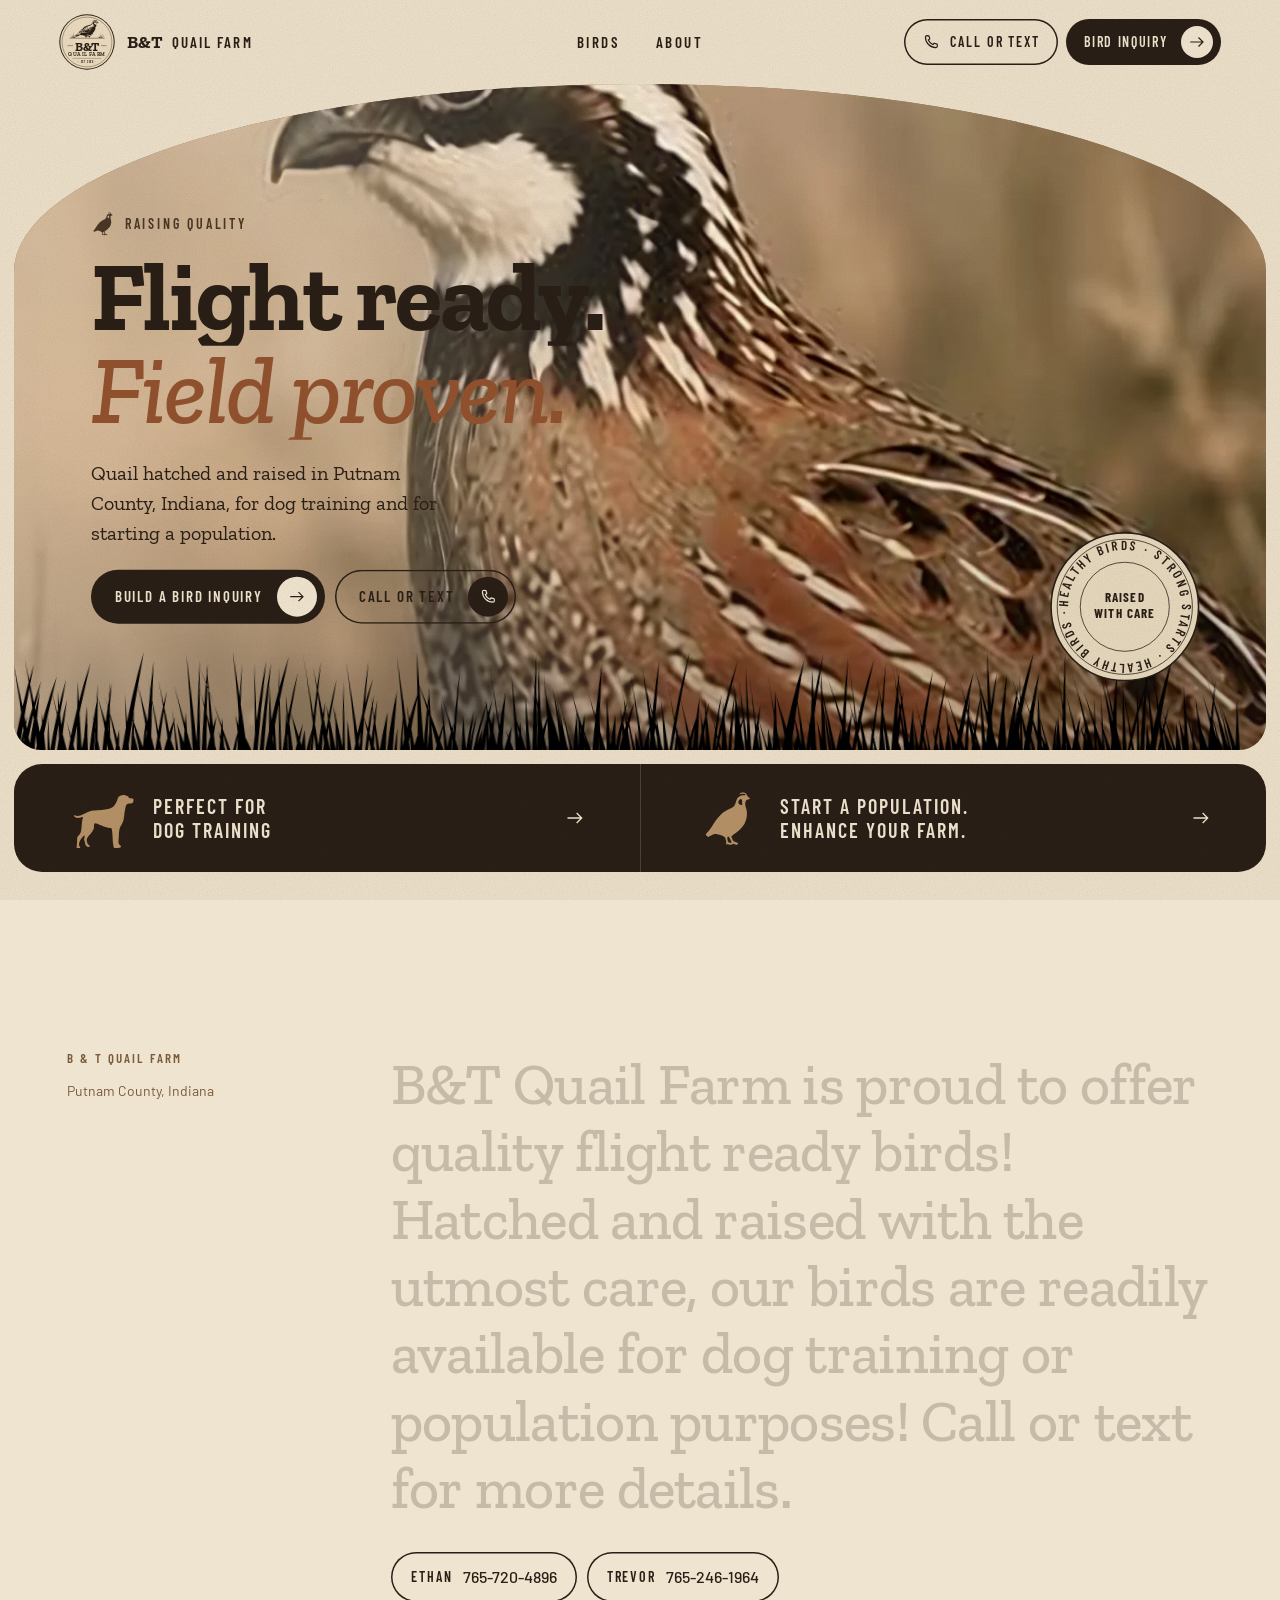
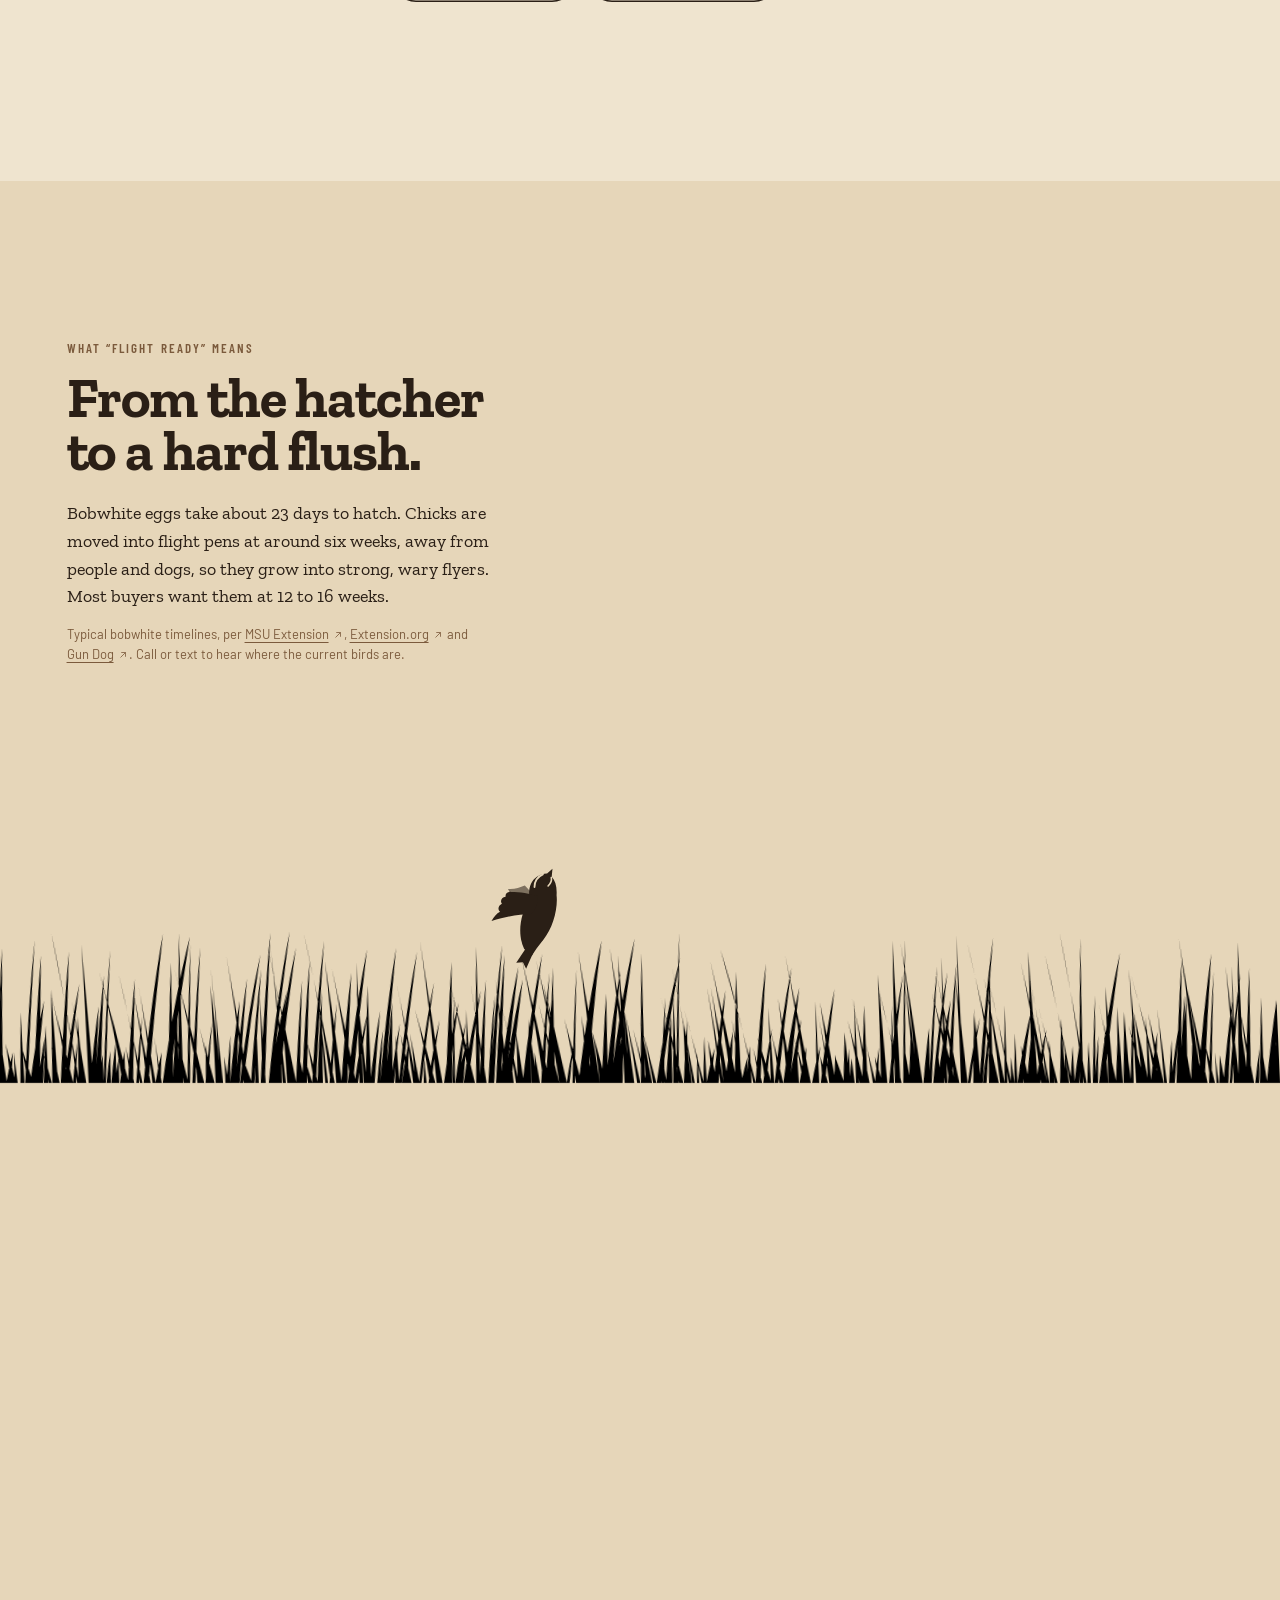
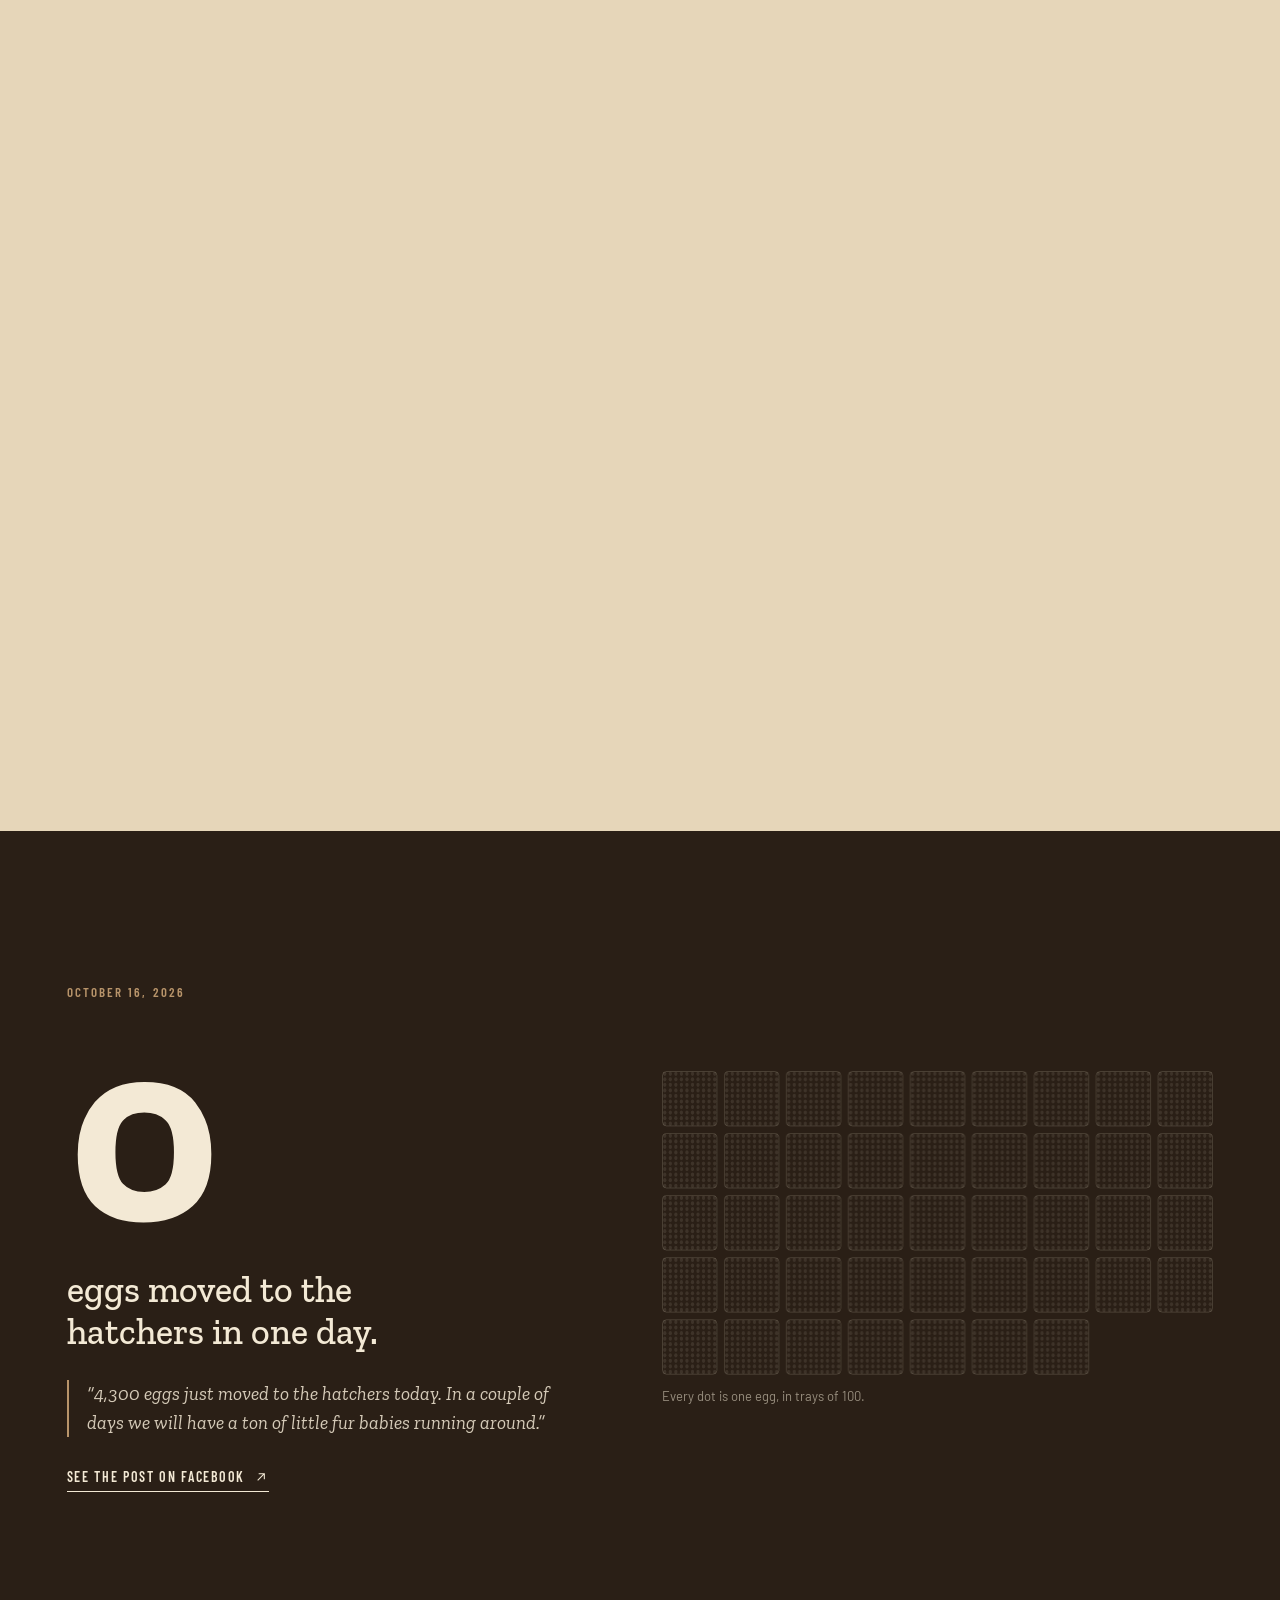
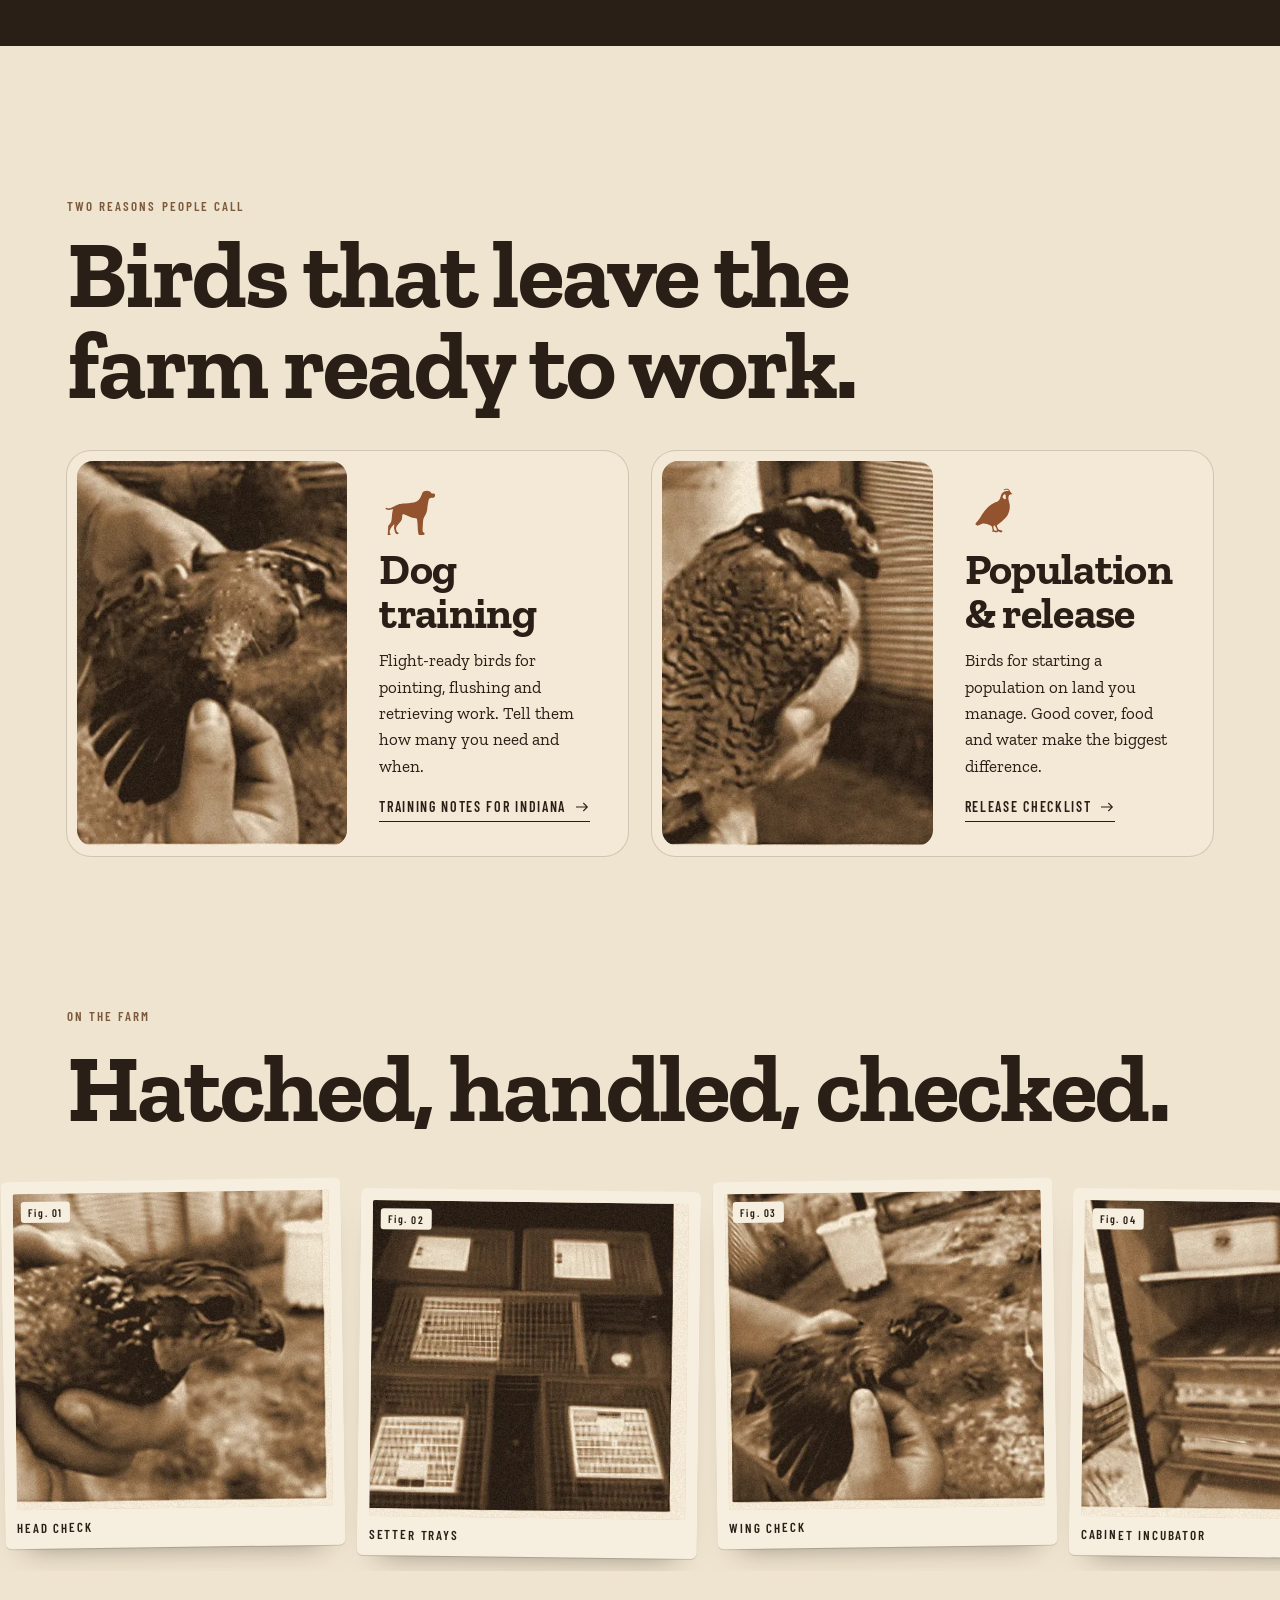
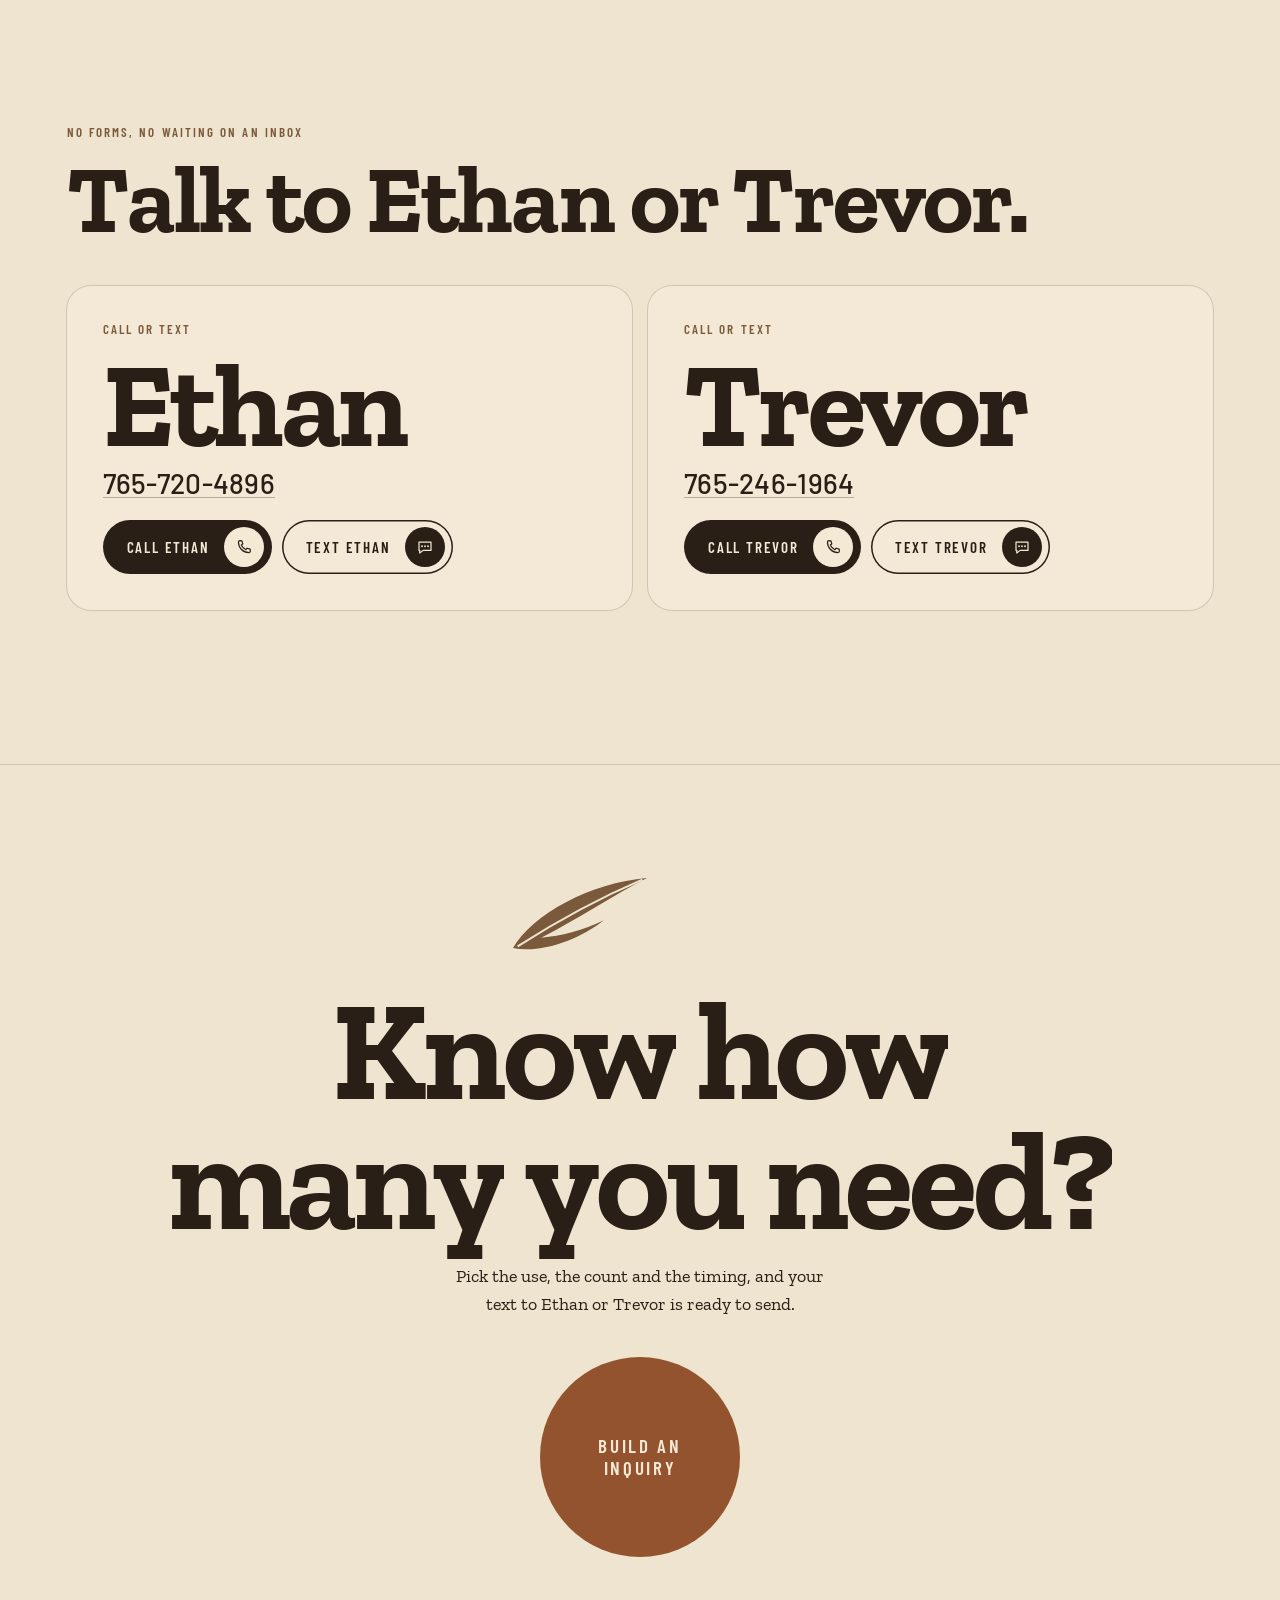
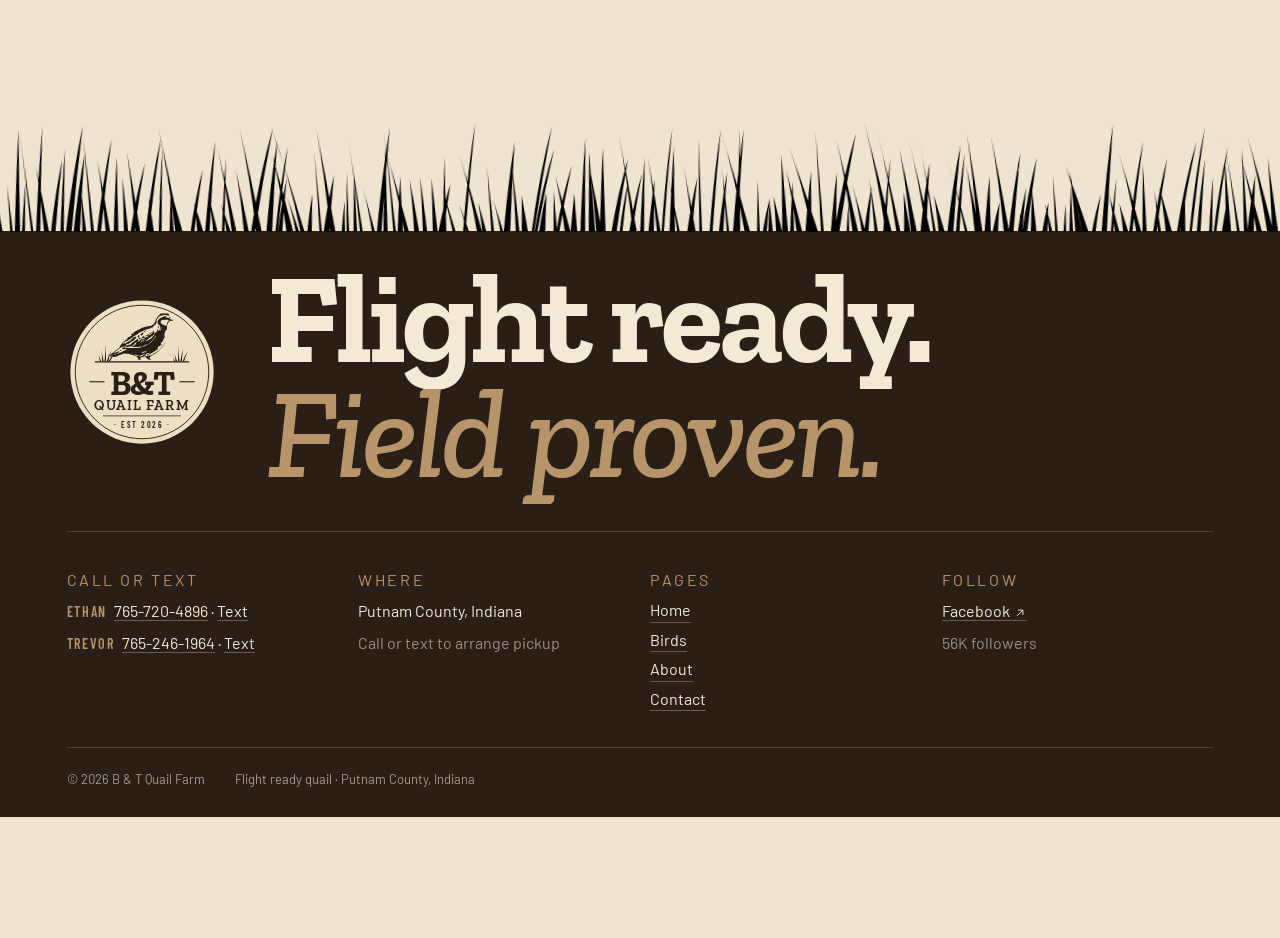
<file: index.html>
<!doctype html>
<html lang="en" class="no-js">
<head>
<meta charset="utf-8">
<meta name="viewport" content="width=device-width, initial-scale=1, viewport-fit=cover">
<title>B &amp; T Quail Farm · Flight ready quail · Putnam County, Indiana</title>
<meta name="description" content="Flight ready quail, hatched and raised in Putnam County, Indiana, for dog training and population purposes. Call or text Ethan or Trevor.">
<meta name="theme-color" content="#EFE4CF">
<meta property="og:title" content="B &amp; T Quail Farm · Flight ready quail · Putnam County, Indiana"><meta property="og:description" content="Flight ready quail, hatched and raised in Putnam County, Indiana, for dog training and population purposes. Call or text Ethan or Trevor."><meta property="og:type" content="website"><meta property="og:url" content="https://justuseflint.github.io/bt-quail-farm/"><meta property="og:image" content="https://justuseflint.github.io/bt-quail-farm/assets/img/og.jpg">
<meta name="twitter:card" content="summary_large_image">
<meta name="format-detection" content="telephone=no">
<link rel="canonical" href="https://justuseflint.github.io/bt-quail-farm/">
<link rel="icon" href="assets/img/favicon.png" type="image/png"><link rel="apple-touch-icon" href="assets/img/apple-touch-icon.png">
<link rel="preconnect" href="https://fonts.googleapis.com"><link rel="preconnect" href="https://fonts.gstatic.com" crossorigin>
<link rel="stylesheet" href="https://fonts.googleapis.com/css2?family=Zilla+Slab:ital,wght@0,400;0,500;0,600;0,700;1,400;1,500;1,600&family=Barlow+Condensed:wght@500;600;700&family=Barlow:wght@400;500;600&display=swap">
<link rel="stylesheet" href="assets/css/site.css?v=20261109c">
<script type="application/ld+json">{"@context":"https://schema.org","@type":"LocalBusiness","name":"B & T Quail Farm","description":"Flight ready quail for dog training or population purposes.","telephone":"+1-765-246-1964","areaServed":"Putnam County, Indiana","address":{"@type":"PostalAddress","addressRegion":"IN","addressCountry":"US"},"sameAs":["https://www.facebook.com/people/B-T-Quail-Farm/61564725734105/"]}</script>
<script>(function(d,w){var h=d.documentElement;h.className=h.className.replace('no-js','js');var rm=w.matchMedia&&w.matchMedia('(prefers-reduced-motion: reduce)').matches;if(!rm){h.classList.add('motion');try{if(sessionStorage.getItem('bt-pt')==='1')h.classList.add('pt-in')}catch(e){}}else{h.classList.add('no-motion')}setTimeout(function(){if(!w.__btReady){h.classList.remove('motion','pt-in');h.classList.add('no-motion')}},4500)})(document,window)</script>
</head>
<body data-page="home">
<svg width="0" height="0" style="position:absolute" aria-hidden="true" focusable="false"><defs>
<symbol id="i-dog" viewBox="0 0 200 180"><path fill="currentColor" d="M27.5 170.8C28.0 165.7 28.4 158.8 28.5 155.5C28.7 147.0 28.6 147.4 33.0 142.6C39.5 135.5 40.9 131.2 42.0 113.8C42.6 105.3 43.8 96.2 44.7 93.3C46.8 86.7 46.3 86.2 39.7 88.5C30.6 91.6 19.0 88.8 19.0 83.6C19.0 81.2 20.7 80.8 23.9 82.5C30.0 85.6 35.3 84.6 49.7 77.5C68.5 68.2 69.2 68.0 88.5 66.9C127.8 64.7 137.3 60.7 145.9 42.7C148.0 38.2 150.1 33.0 150.4 31.3C151.7 25.4 159.4 21.0 168.3 21.0C172.1 21.0 182.0 24.6 182.0 25.9C182.0 28.2 186.4 31.0 189.8 31.0C195.6 31.0 198.3 33.4 197.5 37.9C196.3 44.6 194.9 45.6 186.9 46.3C177.3 47.1 175.7 48.7 173.1 59.9C172.0 64.6 170.6 73.9 169.9 80.5C168.4 95.9 167.0 100.9 162.0 109.3C155.3 120.3 155.0 121.7 153.5 142.9C152.0 165.8 152.1 167.2 156.6 170.8C163.6 176.4 159.9 180.0 147.1 180.0C140.5 180.0 139.1 179.7 138.5 178.2C136.7 173.5 135.1 162.5 135.1 154.0C135.0 143.0 133.3 125.5 132.0 122.2C131.3 120.6 130.2 120.0 127.7 120.0C120.4 120.0 111.9 117.6 100.0 112.0C80.4 102.9 79.0 103.1 79.0 114.9C79.0 123.5 76.4 128.8 67.4 139.0C56.9 150.9 55.7 154.3 58.5 163.8C59.7 167.7 60.8 169.4 62.9 170.5C68.1 173.1 67.4 177.0 61.7 177.0C57.6 177.0 53.4 172.5 52.5 167.0C52.1 164.5 51.1 160.8 50.4 158.6C49.2 155.4 49.2 153.6 50.2 148.9C51.8 140.8 50.7 140.6 44.3 147.5C35.3 157.0 31.5 170.0 35.9 175.6C39.0 179.5 38.6 180.0 32.4 180.0L26.7 180.0L27.5 170.8Z"/></symbol>
<symbol id="i-quail" viewBox="0 0 185 210"><path fill="currentColor" d="M95.3 197.5C93.4 196.7 90.6 196.4 88.5 196.7C84.7 197.3 84.3 196.6 86.2 192.5C87.1 190.5 87.0 188.8 85.7 184.3C84.8 181.1 83.9 177.3 83.6 175.9C82.8 172.0 75.3 167.8 62.6 164.0C49.1 160.1 46.6 160.3 33.2 166.5L22.8 171.3L18.7 168.3C16.4 166.7 14.4 164.8 14.3 164.0C14.1 163.2 17.6 158.4 22.1 153.5C26.5 148.6 32.8 140.0 36.2 134.5C48.8 113.9 53.4 107.8 66.9 93.6C72.9 87.2 88.5 77.0 98.7 72.7C112.7 66.8 116.2 62.8 120.1 48.9C123.6 36.3 126.8 31.9 135.1 28.0C141.5 25.1 142.8 24.8 148.1 25.4C153.5 26.0 154.0 25.9 154.0 24.1C154.0 20.2 144.5 18.6 137.8 21.4C133.5 23.2 131.8 22.0 134.5 19.0C136.7 16.6 144.1 15.0 148.6 16.0C153.0 17.0 157.7 21.3 159.6 26.1C160.4 28.0 163.1 31.3 165.5 33.4C171.1 38.1 171.1 39.0 165.5 39.0C153.5 39.0 149.6 52.3 156.0 71.0C161.7 87.7 159.3 108.9 149.9 125.7C144.3 135.6 130.3 149.9 115.9 160.3C103.7 169.1 103.4 169.6 105.9 175.3C107.0 177.6 108.3 180.7 108.9 182.2C110.0 185.2 113.3 187.2 122.4 190.4C129.6 193.0 130.2 194.1 125.4 197.0L121.8 199.3L116.6 197.1C110.3 194.5 109.8 194.5 107.5 197.0C105.4 199.4 100.1 199.6 95.3 197.5ZM104.9 189.2C104.9 186.1 97.1 172.1 94.6 170.5C90.6 168.1 88.7 176.6 91.4 184.3C93.6 190.2 95.7 192.0 100.7 192.0C104.7 192.0 105.0 191.8 104.9 189.2ZM142.2 56.0C142.0 54.1 141.9 49.9 141.9 46.8C142.1 34.7 132.4 36.2 128.5 48.9C127.4 52.4 135.3 60.2 139.5 59.8C142.3 59.5 142.5 59.2 142.2 56.0Z"/></symbol>
<symbol id="i-engr" viewBox="0 0 430 274"><path fill="currentColor" d="M189.5 266.0C185.0 256.8 184.0 255.7 178.5 254.0C176.3 253.3 171.3 251.0 167.5 249.0C162.8 246.4 158.1 244.8 153.0 244.0C148.9 243.3 143.3 241.9 140.7 240.9C137.9 239.8 133.4 239.0 129.9 239.0C126.6 239.0 120.9 238.5 117.2 237.9C110.8 236.8 110.1 236.9 99.0 240.5C92.7 242.5 82.1 246.6 75.5 249.5C56.5 257.8 54.2 258.4 42.8 257.7C32.1 257.1 27.7 255.4 25.0 250.8C22.7 246.6 24.4 244.9 47.7 227.0C81.5 201.0 82.0 200.6 82.0 196.5C82.0 193.7 83.2 191.6 87.7 186.3C100.5 170.9 122.5 150.0 121.9 153.7C121.2 157.6 124.1 158.2 125.8 154.5C127.3 151.2 127.3 151.0 125.5 151.0C123.3 151.0 125.7 146.5 130.4 142.1C133.3 139.3 134.9 138.6 138.4 138.5C145.2 138.2 157.5 127.0 150.9 127.0C145.9 127.0 149.5 123.1 166.7 110.3C175.5 103.8 195.4 92.6 200.5 91.4C202.2 91.1 204.8 89.9 206.5 89.0C214.4 84.3 229.8 79.5 248.5 76.0C268.1 72.2 281.4 66.5 285.4 60.2C286.7 58.1 290.1 50.5 292.9 43.3C299.5 26.6 304.0 19.6 315.4 8.8L324.5 0.0L346.1 0.0L367.6 -0.0L370.2 2.7C373.3 6.1 375.0 9.3 375.0 11.8C375.0 14.4 367.7 13.8 360.5 10.7C351.9 7.0 338.9 7.6 327.3 12.2C315.7 16.8 313.5 18.5 306.2 27.9C300.8 34.9 300.3 36.0 299.7 41.9C299.3 47.2 299.5 48.6 300.8 49.6C302.2 50.6 302.1 51.2 299.4 55.3C297.8 57.8 295.7 61.2 294.7 63.0C293.8 64.7 291.6 66.7 290.0 67.3C288.3 68.0 287.0 69.2 287.0 70.2C287.0 71.1 285.6 73.1 283.9 74.7C282.2 76.2 279.1 79.2 277.1 81.3C273.2 85.3 272.0 85.7 269.1 83.8C267.5 82.8 266.8 83.1 264.9 85.3C263.1 87.2 259.9 88.6 252.5 90.5C234.6 95.3 209.1 107.0 189.3 119.6C174.1 129.3 164.4 135.9 158.7 140.4C148.5 148.4 129.1 161.0 126.9 161.0C123.0 161.0 106.2 170.0 102.5 174.1C96.9 180.3 98.8 182.3 105.8 177.5C110.7 174.1 114.3 174.3 110.8 177.8C107.7 180.9 111.4 179.6 117.4 175.6C121.0 173.1 125.6 170.4 127.5 169.6C129.5 168.7 132.4 167.1 134.0 166.0C135.5 164.9 138.1 164.0 139.6 164.0C141.8 164.0 144.2 162.1 151.2 154.5C161.4 143.6 164.8 141.0 169.9 139.9C171.9 139.4 174.7 138.8 176.2 138.4C185.3 136.2 176.7 151.1 165.0 157.8C162.5 159.2 159.2 161.5 157.5 163.0C154.8 165.4 148.7 169.8 136.4 178.2C132.0 181.1 128.2 181.8 126.3 179.9C125.5 179.1 124.8 179.4 123.9 181.1C123.2 182.4 120.0 186.4 116.7 190.0L110.8 196.5L102.4 196.6C96.6 196.7 93.4 197.2 92.2 198.2C91.3 199.0 88.4 200.8 85.9 202.3C83.4 203.7 77.9 207.8 73.7 211.3C69.6 214.9 62.3 220.6 57.6 224.0C49.4 229.9 47.0 232.4 47.0 234.9C47.0 236.8 48.7 236.1 53.6 232.0C58.9 227.6 61.6 227.0 63.6 229.8C64.8 231.4 65.2 231.2 69.2 227.2C71.6 224.9 74.3 223.0 75.1 223.0C77.0 223.0 81.4 227.5 80.7 228.7C78.6 232.1 54.2 242.0 37.5 246.3C35.3 246.8 32.8 247.9 32.0 248.6C28.5 251.9 41.7 249.1 50.7 244.6C53.4 243.3 58.6 241.4 62.5 240.5C66.3 239.5 75.1 236.1 82.0 232.8C116.4 216.4 124.0 212.5 123.7 211.6C123.3 210.5 120.0 210.5 107.0 211.3C101.1 211.6 100.2 211.4 97.8 209.1C91.6 203.5 95.4 200.8 107.5 202.1C136.1 205.2 172.2 206.1 186.8 204.0C202.2 201.8 212.0 198.9 212.0 196.4C212.0 194.6 209.8 194.6 197.3 196.5C179.7 199.1 146.0 200.1 146.0 198.0C146.0 197.6 149.1 196.4 153.0 195.5C156.8 194.6 162.0 192.5 164.5 190.9C167.6 188.9 169.8 188.2 171.4 188.6C174.1 189.2 175.8 187.4 174.1 185.7C172.1 183.7 173.0 181.1 177.0 177.1C181.6 172.6 182.0 171.0 178.6 171.0C175.2 171.0 167.3 178.7 166.8 182.5C166.4 186.1 155.1 192.5 147.2 193.5C144.6 193.8 140.2 194.8 137.5 195.7C130.8 197.8 117.5 198.7 116.5 197.0C113.8 192.7 126.3 185.5 136.5 185.5C144.0 185.5 151.0 181.9 151.0 178.1C151.0 175.2 153.8 172.3 158.7 170.0C161.3 168.8 165.2 166.3 167.5 164.6C174.8 158.7 186.6 151.0 188.3 151.0C189.4 151.0 190.0 151.8 190.0 153.4C190.0 154.8 190.4 156.2 191.0 156.5C192.9 157.6 192.0 160.4 188.8 163.7C184.0 168.7 185.7 168.4 195.4 162.6C203.9 157.5 206.9 154.5 207.0 150.9C207.0 148.1 210.0 147.8 211.0 150.4C212.0 153.2 214.5 154.3 216.9 153.0C218.1 152.4 219.8 152.5 221.9 153.3C225.9 154.8 228.4 153.4 228.8 149.4C229.4 144.5 225.1 143.0 220.8 146.8C219.4 147.9 218.5 148.0 215.6 147.0C210.1 145.2 210.8 141.6 217.7 137.0C223.7 132.9 226.3 133.5 228.3 139.2C228.6 140.1 230.0 141.6 231.4 142.5C233.9 144.2 234.2 144.1 240.2 141.0C248.7 136.6 253.0 133.2 253.0 130.9C253.0 127.8 248.3 128.6 243.5 132.6C238.8 136.4 234.8 136.9 234.2 133.7C233.9 132.4 235.3 131.3 239.7 129.3C242.9 127.9 246.9 125.6 248.6 124.3C250.3 123.0 252.2 122.0 252.9 122.0C253.6 122.0 255.9 120.2 258.1 118.1C261.5 114.6 266.9 112.0 270.7 112.0C273.1 112.0 279.0 105.8 279.0 103.4C279.0 100.2 280.6 100.3 281.4 103.6C281.8 105.0 283.6 107.0 285.5 108.1C289.1 110.3 289.2 112.0 285.6 115.0C283.2 116.9 283.7 119.0 286.4 119.0C287.9 119.0 290.1 117.5 292.5 114.8C294.6 112.4 297.4 109.8 298.9 108.9C300.9 107.7 301.5 106.5 301.6 103.7C301.6 99.9 306.6 94.0 309.7 94.0C311.6 94.0 311.3 96.4 309.0 98.5C307.2 100.1 306.2 104.0 307.6 104.0C308.7 104.0 312.6 101.7 314.8 99.6C317.1 97.5 317.2 97.5 318.6 99.4C321.2 103.0 324.9 98.9 327.6 89.5C330.3 80.4 330.3 80.0 329.1 80.0C328.6 80.0 327.7 81.5 327.1 83.2C325.3 88.2 320.9 94.0 318.9 94.0C316.2 94.0 316.5 91.3 319.7 86.7C323.7 81.0 322.6 71.0 318.0 71.0C316.6 71.0 315.6 70.0 314.8 67.9C314.1 65.8 313.2 65.0 312.1 65.3C307.5 66.6 307.5 66.6 307.3 62.0C307.3 59.5 306.7 54.9 306.0 51.8C304.9 46.3 304.9 45.8 307.3 41.7C312.6 32.7 322.9 25.1 334.0 21.9C336.5 21.2 339.8 19.8 341.3 18.7C349.2 13.3 362.5 17.4 359.0 24.1C357.5 26.7 358.3 27.5 360.8 26.1C363.7 24.5 366.7 24.7 370.0 26.6C373.4 28.7 376.0 27.9 376.0 24.8C376.0 20.1 377.8 19.2 380.6 22.5L383.3 25.4L380.0 28.1C375.8 31.6 376.2 34.4 381.0 34.8C382.9 35.0 384.9 35.6 385.4 36.1C386.0 36.6 388.1 37.0 390.1 37.0C392.9 37.0 394.3 37.6 395.4 39.2C398.5 43.6 397.7 44.2 389.7 43.5C380.7 42.6 378.6 43.5 371.4 51.2C364.0 59.0 361.6 66.5 361.5 83.2C361.4 96.0 360.2 100.6 357.6 98.0C357.1 97.5 356.2 97.0 355.8 97.0C353.6 97.0 343.0 128.6 343.0 135.3C343.0 139.6 344.7 137.6 346.0 131.7C346.6 128.9 347.8 125.2 348.6 123.5C350.0 120.5 350.0 120.6 349.4 125.5C349.1 128.2 348.8 132.4 348.9 134.6C349.0 137.8 348.2 140.0 345.7 143.8C343.8 146.5 341.0 152.4 339.4 157.0C336.4 165.8 332.3 171.4 329.6 170.4C328.5 170.0 327.4 171.3 325.5 175.6C322.7 182.0 322.7 184.6 325.5 181.2C328.1 178.3 329.0 178.4 329.0 181.8C329.0 185.9 326.4 189.0 323.0 189.0C320.7 189.0 319.5 189.8 317.8 192.5C316.5 194.4 314.7 196.0 313.7 196.0C310.9 196.0 306.0 198.9 306.0 200.5C306.0 201.3 306.7 202.0 307.5 202.0C309.1 202.0 309.5 204.1 308.2 205.4C307.8 205.8 307.0 208.3 306.5 210.8C305.5 215.3 305.3 215.5 302.4 215.2C299.8 215.0 298.2 215.9 292.7 220.9C289.1 224.1 283.3 228.2 279.8 229.9C272.9 233.3 272.0 233.9 264.4 238.7C261.2 240.6 258.5 241.7 257.2 241.4C255.9 241.0 254.1 241.9 251.7 243.9C248.0 247.2 243.3 248.0 242.4 245.5C241.5 243.2 243.6 241.4 248.8 240.0C255.9 238.2 258.0 237.2 258.0 235.5C258.0 233.6 254.9 233.6 246.8 235.6C240.5 237.1 237.0 239.7 237.0 242.9C236.9 245.7 233.4 249.3 228.9 250.9C225.8 252.1 224.4 253.2 224.0 255.0C223.3 257.8 215.9 260.2 210.7 259.2C205.2 258.3 202.3 264.4 205.0 271.4L206.0 274.0L199.7 274.0L193.4 274.0L189.5 266.0ZM251.0 273.2C251.0 272.8 248.2 270.2 244.9 267.5C241.5 264.8 238.2 262.0 237.6 261.4C235.5 259.4 232.2 258.0 229.6 258.0C226.6 258.0 226.3 256.9 228.8 254.8C230.0 253.7 232.3 253.3 236.8 253.5C241.6 253.7 243.6 253.4 245.3 252.0C246.8 250.8 248.5 250.4 250.7 250.7C253.1 251.1 254.1 250.8 254.6 249.6C255.1 248.4 256.0 248.1 258.9 248.6C261.9 249.1 263.2 248.7 265.6 246.7C267.3 245.3 269.9 244.3 271.9 244.2C274.1 244.2 276.6 243.0 279.1 241.1C281.2 239.4 283.9 237.6 285.2 237.1C288.5 235.9 309.2 221.8 315.2 216.7C322.1 211.0 338.5 190.2 345.1 178.8C349.5 171.3 351.3 169.5 350.1 173.8C346.9 184.9 324.0 213.6 309.1 225.3C299.3 233.0 281.4 244.7 274.5 248.0C267.9 251.1 258.0 259.5 258.0 261.8C258.0 262.5 259.5 264.7 261.3 266.7C268.1 274.5 268.2 274.0 259.1 274.0C254.7 274.0 251.0 273.7 251.0 273.2ZM214.8 253.4C216.0 253.0 217.0 252.0 217.0 251.0C217.0 249.0 221.4 245.0 223.5 245.0C225.1 245.0 230.0 241.2 230.0 239.9C230.0 238.1 226.1 239.0 221.3 242.0C215.1 245.8 202.8 250.0 197.6 250.0L193.5 250.1L195.9 252.0C198.3 254.0 209.3 254.8 214.8 253.4ZM191.2 250.6C193.4 249.0 192.5 248.0 189.1 248.0C186.2 248.0 176.1 245.5 175.2 244.5C174.8 244.2 175.1 243.0 175.8 242.0C177.3 239.6 175.5 239.2 172.6 241.3C169.6 243.5 171.1 246.3 176.9 249.2C182.8 252.2 188.4 252.7 191.2 250.6ZM220.7 231.9C222.2 231.2 226.1 230.4 229.4 229.9C235.0 229.2 240.0 226.7 240.4 224.5C240.6 222.7 235.2 222.8 229.2 224.6C226.1 225.6 222.6 226.5 221.5 226.5C220.4 226.6 218.3 226.7 216.8 226.8C214.9 226.9 213.6 227.9 212.5 230.0L210.9 233.0L214.4 233.0C216.3 233.0 219.1 232.5 220.7 231.9ZM84.2 221.3C80.9 220.0 85.2 215.0 89.7 215.0C91.4 215.0 92.0 215.6 92.0 217.1C92.0 220.6 87.9 222.8 84.2 221.3ZM234.5 190.8C246.1 185.4 251.0 182.5 251.0 180.9C251.0 179.5 248.0 180.5 238.5 185.0C234.1 187.1 228.0 189.6 225.0 190.5C218.5 192.6 215.3 194.9 217.2 196.2C219.1 197.4 222.3 196.4 234.5 190.8ZM259.1 176.2C269.4 169.6 296.0 138.1 296.0 132.6C295.9 130.7 295.6 130.8 293.0 133.8C291.3 135.6 290.0 137.8 290.0 138.7C290.0 140.7 286.1 146.1 280.4 152.0C266.3 166.6 261.9 170.9 257.5 174.7C251.7 179.5 252.6 180.3 259.1 176.2ZM213.4 165.5C213.8 164.3 214.9 164.1 217.8 164.6C222.0 165.3 224.7 163.3 223.6 160.5C222.7 158.0 219.9 157.5 216.8 159.3C215.1 160.2 212.8 161.0 211.5 161.0C208.6 161.0 205.9 163.5 206.6 165.5C207.4 167.5 212.6 167.4 213.4 165.5ZM240.5 161.0C240.8 160.4 243.4 160.0 246.3 160.0C250.9 160.0 251.8 159.6 255.1 156.2C261.7 149.5 267.0 146.0 270.5 146.0C274.3 146.0 276.0 144.2 273.8 142.6C271.5 140.9 272.7 139.2 278.0 136.5C282.9 134.0 288.0 128.9 288.0 126.4C288.0 123.8 283.8 124.9 280.5 128.4C278.8 130.3 275.3 132.8 272.9 134.0C270.5 135.3 266.6 138.0 264.3 140.1C262.1 142.1 258.4 144.8 256.2 145.9C254.0 147.0 251.9 148.8 251.5 149.9C251.2 150.9 249.8 152.1 248.4 152.4C247.0 152.8 245.1 154.4 244.2 156.0C242.6 158.8 242.1 159.0 237.5 158.7C233.5 158.5 232.5 158.8 232.2 160.2C231.8 162.2 239.3 162.9 240.5 161.0ZM195.5 150.6C193.2 146.3 194.0 144.4 198.5 143.6C205.2 142.3 206.6 145.2 201.9 150.5C198.1 154.8 197.8 154.8 195.5 150.6ZM189.0 141.1C187.2 137.7 187.9 134.2 191.2 129.5C194.7 124.5 197.7 123.8 197.2 128.0C197.1 129.4 197.0 132.4 197.0 134.8C197.0 137.2 196.5 140.0 196.0 141.0C194.6 143.6 190.4 143.6 189.0 141.1ZM205.1 128.6C204.2 127.5 204.0 126.3 204.6 125.1C206.1 122.0 216.9 112.7 218.4 113.3C220.9 114.3 221.4 121.0 219.2 123.9C215.8 128.6 207.4 131.4 205.1 128.6ZM265.1 124.8C266.7 123.0 268.7 120.7 269.5 119.8C270.3 118.8 272.0 118.0 273.3 118.0C275.8 118.0 280.0 115.4 280.0 113.9C280.0 111.8 273.3 113.1 269.4 115.9C267.3 117.5 263.2 119.5 260.5 120.3C255.3 121.8 253.8 123.9 256.0 126.5C258.1 129.0 261.9 128.2 265.1 124.8ZM163.8 119.2C169.4 115.4 170.5 113.0 166.6 113.0C164.2 113.0 156.0 120.8 156.0 123.0C156.0 124.3 156.7 124.0 163.8 119.2ZM221.0 110.5C221.0 107.2 230.9 101.3 237.9 100.3L241.5 99.8L238.2 102.9C236.4 104.6 233.9 106.0 232.5 106.0C231.2 106.0 228.5 107.3 226.7 109.0C222.9 112.3 221.0 112.8 221.0 110.5ZM307.0 85.0C307.0 82.2 312.4 74.0 314.2 74.0C316.3 74.0 314.9 81.2 312.4 83.5C309.6 86.1 307.0 86.8 307.0 85.0ZM360.0 71.6C360.0 71.5 360.5 68.8 361.1 65.6C361.9 61.2 361.8 59.5 360.9 58.4C359.1 56.2 361.4 52.6 367.7 48.3C373.8 44.1 373.9 44.0 370.4 40.1L367.8 37.1L356.6 37.5C350.5 37.8 344.1 37.5 342.3 36.9C339.4 36.0 338.2 36.3 331.8 39.7L324.5 43.5L324.2 49.0C323.8 57.1 326.3 60.4 336.9 65.7C348.2 71.4 356.0 74.0 358.2 72.8C359.2 72.3 360.0 71.8 360.0 71.6Z"/></symbol>
<symbol id="i-fly-up" viewBox="0 0 120 82"><g fill="currentColor"><path d="M66 34 C 66 25, 68 15, 74 7 C 76 13, 80 17, 84 21 C 82 26, 80 30, 78 34 Z" opacity=".55"/><path d="M30 48 L 10 44.5 L 13 50.5 L 8.5 56 L 30 56 Z"/><path d="M26 46 C 36 34, 56 28, 74 31 C 80 26, 90 24, 97 28.5 C 101 31, 103 34, 104 36.5 L 110.5 39.5 L 103 42 C 101 47, 96 51, 88 54 C 76 61, 56 64, 42 60 C 34 58, 28 56.5, 22 56 Z"/></g><path d="M86.5 30.5 C 91 28.5, 97 29, 101.5 33" fill="none" stroke="var(--stripe,#EEDFC4)" stroke-width="1.8" stroke-linecap="round"/><path d="M93 42.5 C 97 44, 100 43.5, 102 42" fill="none" stroke="var(--stripe,#EEDFC4)" stroke-width="1.6" stroke-linecap="round"/><path fill="currentColor" d="M60 38 C 56 29, 49 17, 38 5 C 43 5.5, 47 6.5, 50 9 C 51 5.5, 55 5, 58 7.5 C 59.5 4.5, 64 4.5, 66 8 C 68 6.5, 71.5 7.5, 72.5 11 C 76 19, 79 29, 79.5 37 C 73 40.5, 66 41, 60 38 Z"/></symbol>
<symbol id="i-fly-dn" viewBox="0 0 120 82"><g fill="currentColor"><path d="M30 48 L 10 44.5 L 13 50.5 L 8.5 56 L 30 56 Z"/><path d="M26 46 C 36 34, 56 28, 74 31 C 80 26, 90 24, 97 28.5 C 101 31, 103 34, 104 36.5 L 110.5 39.5 L 103 42 C 101 47, 96 51, 88 54 C 76 61, 56 64, 42 60 C 34 58, 28 56.5, 22 56 Z"/></g><path d="M86.5 30.5 C 91 28.5, 97 29, 101.5 33" fill="none" stroke="var(--stripe,#EEDFC4)" stroke-width="1.8" stroke-linecap="round"/><path d="M93 42.5 C 97 44, 100 43.5, 102 42" fill="none" stroke="var(--stripe,#EEDFC4)" stroke-width="1.6" stroke-linecap="round"/><path fill="currentColor" d="M58 48 C 54 58, 50 68, 42 79 C 46 78, 49 77, 51 74.5 C 53 77, 57 76, 59 73.5 C 61.5 75, 65 73.5, 66 70.5 C 69 70.5, 71.5 68, 72 65 C 75 60, 78 55, 80 50 C 72 52, 64 51, 58 48 Z"/></symbol>
<symbol id="badge" viewBox="0 0 400 400">
 <circle cx="200" cy="200" r="198" fill="#2A1F16"/><circle cx="200" cy="200" r="191" fill="#EEDFC4"/><circle cx="200" cy="200" r="178" fill="none" stroke="#2A1F16" stroke-width="2.5"/>
 <g fill="#2A1F16"><path d="M94 172Q94.2 151.6 90 138Q94.6 155 98 172ZM100 172Q102.6 144.4 104 126Q103.8 149 104 172ZM106 172Q111 154 118 142Q113 157 110 172ZM88 172Q86.4 156.4 78 146Q86.2 159 92 172ZM110 172Q116.8 158.8 128 150Q119.4 161 114 172ZM302 172Q305.8 151.6 310 138Q307.4 155 306 172ZM296 172Q297.4 144.4 296 126Q298.2 149 300 172ZM290 172Q289 154 282 142Q289 157 294 172ZM308 172Q313.6 156.4 322 146Q315.8 159 312 172ZM286 172Q283.2 158.8 272 150Q282.6 161 290 172Z"/></g>
 <g transform="translate(104 44) scale(.45)" fill="#2A1F16"><path d="M189.5 266.0C185.0 256.8 184.0 255.7 178.5 254.0C176.3 253.3 171.3 251.0 167.5 249.0C162.8 246.4 158.1 244.8 153.0 244.0C148.9 243.3 143.3 241.9 140.7 240.9C137.9 239.8 133.4 239.0 129.9 239.0C126.6 239.0 120.9 238.5 117.2 237.9C110.8 236.8 110.1 236.9 99.0 240.5C92.7 242.5 82.1 246.6 75.5 249.5C56.5 257.8 54.2 258.4 42.8 257.7C32.1 257.1 27.7 255.4 25.0 250.8C22.7 246.6 24.4 244.9 47.7 227.0C81.5 201.0 82.0 200.6 82.0 196.5C82.0 193.7 83.2 191.6 87.7 186.3C100.5 170.9 122.5 150.0 121.9 153.7C121.2 157.6 124.1 158.2 125.8 154.5C127.3 151.2 127.3 151.0 125.5 151.0C123.3 151.0 125.7 146.5 130.4 142.1C133.3 139.3 134.9 138.6 138.4 138.5C145.2 138.2 157.5 127.0 150.9 127.0C145.9 127.0 149.5 123.1 166.7 110.3C175.5 103.8 195.4 92.6 200.5 91.4C202.2 91.1 204.8 89.9 206.5 89.0C214.4 84.3 229.8 79.5 248.5 76.0C268.1 72.2 281.4 66.5 285.4 60.2C286.7 58.1 290.1 50.5 292.9 43.3C299.5 26.6 304.0 19.6 315.4 8.8L324.5 0.0L346.1 0.0L367.6 -0.0L370.2 2.7C373.3 6.1 375.0 9.3 375.0 11.8C375.0 14.4 367.7 13.8 360.5 10.7C351.9 7.0 338.9 7.6 327.3 12.2C315.7 16.8 313.5 18.5 306.2 27.9C300.8 34.9 300.3 36.0 299.7 41.9C299.3 47.2 299.5 48.6 300.8 49.6C302.2 50.6 302.1 51.2 299.4 55.3C297.8 57.8 295.7 61.2 294.7 63.0C293.8 64.7 291.6 66.7 290.0 67.3C288.3 68.0 287.0 69.2 287.0 70.2C287.0 71.1 285.6 73.1 283.9 74.7C282.2 76.2 279.1 79.2 277.1 81.3C273.2 85.3 272.0 85.7 269.1 83.8C267.5 82.8 266.8 83.1 264.9 85.3C263.1 87.2 259.9 88.6 252.5 90.5C234.6 95.3 209.1 107.0 189.3 119.6C174.1 129.3 164.4 135.9 158.7 140.4C148.5 148.4 129.1 161.0 126.9 161.0C123.0 161.0 106.2 170.0 102.5 174.1C96.9 180.3 98.8 182.3 105.8 177.5C110.7 174.1 114.3 174.3 110.8 177.8C107.7 180.9 111.4 179.6 117.4 175.6C121.0 173.1 125.6 170.4 127.5 169.6C129.5 168.7 132.4 167.1 134.0 166.0C135.5 164.9 138.1 164.0 139.6 164.0C141.8 164.0 144.2 162.1 151.2 154.5C161.4 143.6 164.8 141.0 169.9 139.9C171.9 139.4 174.7 138.8 176.2 138.4C185.3 136.2 176.7 151.1 165.0 157.8C162.5 159.2 159.2 161.5 157.5 163.0C154.8 165.4 148.7 169.8 136.4 178.2C132.0 181.1 128.2 181.8 126.3 179.9C125.5 179.1 124.8 179.4 123.9 181.1C123.2 182.4 120.0 186.4 116.7 190.0L110.8 196.5L102.4 196.6C96.6 196.7 93.4 197.2 92.2 198.2C91.3 199.0 88.4 200.8 85.9 202.3C83.4 203.7 77.9 207.8 73.7 211.3C69.6 214.9 62.3 220.6 57.6 224.0C49.4 229.9 47.0 232.4 47.0 234.9C47.0 236.8 48.7 236.1 53.6 232.0C58.9 227.6 61.6 227.0 63.6 229.8C64.8 231.4 65.2 231.2 69.2 227.2C71.6 224.9 74.3 223.0 75.1 223.0C77.0 223.0 81.4 227.5 80.7 228.7C78.6 232.1 54.2 242.0 37.5 246.3C35.3 246.8 32.8 247.9 32.0 248.6C28.5 251.9 41.7 249.1 50.7 244.6C53.4 243.3 58.6 241.4 62.5 240.5C66.3 239.5 75.1 236.1 82.0 232.8C116.4 216.4 124.0 212.5 123.7 211.6C123.3 210.5 120.0 210.5 107.0 211.3C101.1 211.6 100.2 211.4 97.8 209.1C91.6 203.5 95.4 200.8 107.5 202.1C136.1 205.2 172.2 206.1 186.8 204.0C202.2 201.8 212.0 198.9 212.0 196.4C212.0 194.6 209.8 194.6 197.3 196.5C179.7 199.1 146.0 200.1 146.0 198.0C146.0 197.6 149.1 196.4 153.0 195.5C156.8 194.6 162.0 192.5 164.5 190.9C167.6 188.9 169.8 188.2 171.4 188.6C174.1 189.2 175.8 187.4 174.1 185.7C172.1 183.7 173.0 181.1 177.0 177.1C181.6 172.6 182.0 171.0 178.6 171.0C175.2 171.0 167.3 178.7 166.8 182.5C166.4 186.1 155.1 192.5 147.2 193.5C144.6 193.8 140.2 194.8 137.5 195.7C130.8 197.8 117.5 198.7 116.5 197.0C113.8 192.7 126.3 185.5 136.5 185.5C144.0 185.5 151.0 181.9 151.0 178.1C151.0 175.2 153.8 172.3 158.7 170.0C161.3 168.8 165.2 166.3 167.5 164.6C174.8 158.7 186.6 151.0 188.3 151.0C189.4 151.0 190.0 151.8 190.0 153.4C190.0 154.8 190.4 156.2 191.0 156.5C192.9 157.6 192.0 160.4 188.8 163.7C184.0 168.7 185.7 168.4 195.4 162.6C203.9 157.5 206.9 154.5 207.0 150.9C207.0 148.1 210.0 147.8 211.0 150.4C212.0 153.2 214.5 154.3 216.9 153.0C218.1 152.4 219.8 152.5 221.9 153.3C225.9 154.8 228.4 153.4 228.8 149.4C229.4 144.5 225.1 143.0 220.8 146.8C219.4 147.9 218.5 148.0 215.6 147.0C210.1 145.2 210.8 141.6 217.7 137.0C223.7 132.9 226.3 133.5 228.3 139.2C228.6 140.1 230.0 141.6 231.4 142.5C233.9 144.2 234.2 144.1 240.2 141.0C248.7 136.6 253.0 133.2 253.0 130.9C253.0 127.8 248.3 128.6 243.5 132.6C238.8 136.4 234.8 136.9 234.2 133.7C233.9 132.4 235.3 131.3 239.7 129.3C242.9 127.9 246.9 125.6 248.6 124.3C250.3 123.0 252.2 122.0 252.9 122.0C253.6 122.0 255.9 120.2 258.1 118.1C261.5 114.6 266.9 112.0 270.7 112.0C273.1 112.0 279.0 105.8 279.0 103.4C279.0 100.2 280.6 100.3 281.4 103.6C281.8 105.0 283.6 107.0 285.5 108.1C289.1 110.3 289.2 112.0 285.6 115.0C283.2 116.9 283.7 119.0 286.4 119.0C287.9 119.0 290.1 117.5 292.5 114.8C294.6 112.4 297.4 109.8 298.9 108.9C300.9 107.7 301.5 106.5 301.6 103.7C301.6 99.9 306.6 94.0 309.7 94.0C311.6 94.0 311.3 96.4 309.0 98.5C307.2 100.1 306.2 104.0 307.6 104.0C308.7 104.0 312.6 101.7 314.8 99.6C317.1 97.5 317.2 97.5 318.6 99.4C321.2 103.0 324.9 98.9 327.6 89.5C330.3 80.4 330.3 80.0 329.1 80.0C328.6 80.0 327.7 81.5 327.1 83.2C325.3 88.2 320.9 94.0 318.9 94.0C316.2 94.0 316.5 91.3 319.7 86.7C323.7 81.0 322.6 71.0 318.0 71.0C316.6 71.0 315.6 70.0 314.8 67.9C314.1 65.8 313.2 65.0 312.1 65.3C307.5 66.6 307.5 66.6 307.3 62.0C307.3 59.5 306.7 54.9 306.0 51.8C304.9 46.3 304.9 45.8 307.3 41.7C312.6 32.7 322.9 25.1 334.0 21.9C336.5 21.2 339.8 19.8 341.3 18.7C349.2 13.3 362.5 17.4 359.0 24.1C357.5 26.7 358.3 27.5 360.8 26.1C363.7 24.5 366.7 24.7 370.0 26.6C373.4 28.7 376.0 27.9 376.0 24.8C376.0 20.1 377.8 19.2 380.6 22.5L383.3 25.4L380.0 28.1C375.8 31.6 376.2 34.4 381.0 34.8C382.9 35.0 384.9 35.6 385.4 36.1C386.0 36.6 388.1 37.0 390.1 37.0C392.9 37.0 394.3 37.6 395.4 39.2C398.5 43.6 397.7 44.2 389.7 43.5C380.7 42.6 378.6 43.5 371.4 51.2C364.0 59.0 361.6 66.5 361.5 83.2C361.4 96.0 360.2 100.6 357.6 98.0C357.1 97.5 356.2 97.0 355.8 97.0C353.6 97.0 343.0 128.6 343.0 135.3C343.0 139.6 344.7 137.6 346.0 131.7C346.6 128.9 347.8 125.2 348.6 123.5C350.0 120.5 350.0 120.6 349.4 125.5C349.1 128.2 348.8 132.4 348.9 134.6C349.0 137.8 348.2 140.0 345.7 143.8C343.8 146.5 341.0 152.4 339.4 157.0C336.4 165.8 332.3 171.4 329.6 170.4C328.5 170.0 327.4 171.3 325.5 175.6C322.7 182.0 322.7 184.6 325.5 181.2C328.1 178.3 329.0 178.4 329.0 181.8C329.0 185.9 326.4 189.0 323.0 189.0C320.7 189.0 319.5 189.8 317.8 192.5C316.5 194.4 314.7 196.0 313.7 196.0C310.9 196.0 306.0 198.9 306.0 200.5C306.0 201.3 306.7 202.0 307.5 202.0C309.1 202.0 309.5 204.1 308.2 205.4C307.8 205.8 307.0 208.3 306.5 210.8C305.5 215.3 305.3 215.5 302.4 215.2C299.8 215.0 298.2 215.9 292.7 220.9C289.1 224.1 283.3 228.2 279.8 229.9C272.9 233.3 272.0 233.9 264.4 238.7C261.2 240.6 258.5 241.7 257.2 241.4C255.9 241.0 254.1 241.9 251.7 243.9C248.0 247.2 243.3 248.0 242.4 245.5C241.5 243.2 243.6 241.4 248.8 240.0C255.9 238.2 258.0 237.2 258.0 235.5C258.0 233.6 254.9 233.6 246.8 235.6C240.5 237.1 237.0 239.7 237.0 242.9C236.9 245.7 233.4 249.3 228.9 250.9C225.8 252.1 224.4 253.2 224.0 255.0C223.3 257.8 215.9 260.2 210.7 259.2C205.2 258.3 202.3 264.4 205.0 271.4L206.0 274.0L199.7 274.0L193.4 274.0L189.5 266.0ZM251.0 273.2C251.0 272.8 248.2 270.2 244.9 267.5C241.5 264.8 238.2 262.0 237.6 261.4C235.5 259.4 232.2 258.0 229.6 258.0C226.6 258.0 226.3 256.9 228.8 254.8C230.0 253.7 232.3 253.3 236.8 253.5C241.6 253.7 243.6 253.4 245.3 252.0C246.8 250.8 248.5 250.4 250.7 250.7C253.1 251.1 254.1 250.8 254.6 249.6C255.1 248.4 256.0 248.1 258.9 248.6C261.9 249.1 263.2 248.7 265.6 246.7C267.3 245.3 269.9 244.3 271.9 244.2C274.1 244.2 276.6 243.0 279.1 241.1C281.2 239.4 283.9 237.6 285.2 237.1C288.5 235.9 309.2 221.8 315.2 216.7C322.1 211.0 338.5 190.2 345.1 178.8C349.5 171.3 351.3 169.5 350.1 173.8C346.9 184.9 324.0 213.6 309.1 225.3C299.3 233.0 281.4 244.7 274.5 248.0C267.9 251.1 258.0 259.5 258.0 261.8C258.0 262.5 259.5 264.7 261.3 266.7C268.1 274.5 268.2 274.0 259.1 274.0C254.7 274.0 251.0 273.7 251.0 273.2ZM214.8 253.4C216.0 253.0 217.0 252.0 217.0 251.0C217.0 249.0 221.4 245.0 223.5 245.0C225.1 245.0 230.0 241.2 230.0 239.9C230.0 238.1 226.1 239.0 221.3 242.0C215.1 245.8 202.8 250.0 197.6 250.0L193.5 250.1L195.9 252.0C198.3 254.0 209.3 254.8 214.8 253.4ZM191.2 250.6C193.4 249.0 192.5 248.0 189.1 248.0C186.2 248.0 176.1 245.5 175.2 244.5C174.8 244.2 175.1 243.0 175.8 242.0C177.3 239.6 175.5 239.2 172.6 241.3C169.6 243.5 171.1 246.3 176.9 249.2C182.8 252.2 188.4 252.7 191.2 250.6ZM220.7 231.9C222.2 231.2 226.1 230.4 229.4 229.9C235.0 229.2 240.0 226.7 240.4 224.5C240.6 222.7 235.2 222.8 229.2 224.6C226.1 225.6 222.6 226.5 221.5 226.5C220.4 226.6 218.3 226.7 216.8 226.8C214.9 226.9 213.6 227.9 212.5 230.0L210.9 233.0L214.4 233.0C216.3 233.0 219.1 232.5 220.7 231.9ZM84.2 221.3C80.9 220.0 85.2 215.0 89.7 215.0C91.4 215.0 92.0 215.6 92.0 217.1C92.0 220.6 87.9 222.8 84.2 221.3ZM234.5 190.8C246.1 185.4 251.0 182.5 251.0 180.9C251.0 179.5 248.0 180.5 238.5 185.0C234.1 187.1 228.0 189.6 225.0 190.5C218.5 192.6 215.3 194.9 217.2 196.2C219.1 197.4 222.3 196.4 234.5 190.8ZM259.1 176.2C269.4 169.6 296.0 138.1 296.0 132.6C295.9 130.7 295.6 130.8 293.0 133.8C291.3 135.6 290.0 137.8 290.0 138.7C290.0 140.7 286.1 146.1 280.4 152.0C266.3 166.6 261.9 170.9 257.5 174.7C251.7 179.5 252.6 180.3 259.1 176.2ZM213.4 165.5C213.8 164.3 214.9 164.1 217.8 164.6C222.0 165.3 224.7 163.3 223.6 160.5C222.7 158.0 219.9 157.5 216.8 159.3C215.1 160.2 212.8 161.0 211.5 161.0C208.6 161.0 205.9 163.5 206.6 165.5C207.4 167.5 212.6 167.4 213.4 165.5ZM240.5 161.0C240.8 160.4 243.4 160.0 246.3 160.0C250.9 160.0 251.8 159.6 255.1 156.2C261.7 149.5 267.0 146.0 270.5 146.0C274.3 146.0 276.0 144.2 273.8 142.6C271.5 140.9 272.7 139.2 278.0 136.5C282.9 134.0 288.0 128.9 288.0 126.4C288.0 123.8 283.8 124.9 280.5 128.4C278.8 130.3 275.3 132.8 272.9 134.0C270.5 135.3 266.6 138.0 264.3 140.1C262.1 142.1 258.4 144.8 256.2 145.9C254.0 147.0 251.9 148.8 251.5 149.9C251.2 150.9 249.8 152.1 248.4 152.4C247.0 152.8 245.1 154.4 244.2 156.0C242.6 158.8 242.1 159.0 237.5 158.7C233.5 158.5 232.5 158.8 232.2 160.2C231.8 162.2 239.3 162.9 240.5 161.0ZM195.5 150.6C193.2 146.3 194.0 144.4 198.5 143.6C205.2 142.3 206.6 145.2 201.9 150.5C198.1 154.8 197.8 154.8 195.5 150.6ZM189.0 141.1C187.2 137.7 187.9 134.2 191.2 129.5C194.7 124.5 197.7 123.8 197.2 128.0C197.1 129.4 197.0 132.4 197.0 134.8C197.0 137.2 196.5 140.0 196.0 141.0C194.6 143.6 190.4 143.6 189.0 141.1ZM205.1 128.6C204.2 127.5 204.0 126.3 204.6 125.1C206.1 122.0 216.9 112.7 218.4 113.3C220.9 114.3 221.4 121.0 219.2 123.9C215.8 128.6 207.4 131.4 205.1 128.6ZM265.1 124.8C266.7 123.0 268.7 120.7 269.5 119.8C270.3 118.8 272.0 118.0 273.3 118.0C275.8 118.0 280.0 115.4 280.0 113.9C280.0 111.8 273.3 113.1 269.4 115.9C267.3 117.5 263.2 119.5 260.5 120.3C255.3 121.8 253.8 123.9 256.0 126.5C258.1 129.0 261.9 128.2 265.1 124.8ZM163.8 119.2C169.4 115.4 170.5 113.0 166.6 113.0C164.2 113.0 156.0 120.8 156.0 123.0C156.0 124.3 156.7 124.0 163.8 119.2ZM221.0 110.5C221.0 107.2 230.9 101.3 237.9 100.3L241.5 99.8L238.2 102.9C236.4 104.6 233.9 106.0 232.5 106.0C231.2 106.0 228.5 107.3 226.7 109.0C222.9 112.3 221.0 112.8 221.0 110.5ZM307.0 85.0C307.0 82.2 312.4 74.0 314.2 74.0C316.3 74.0 314.9 81.2 312.4 83.5C309.6 86.1 307.0 86.8 307.0 85.0ZM360.0 71.6C360.0 71.5 360.5 68.8 361.1 65.6C361.9 61.2 361.8 59.5 360.9 58.4C359.1 56.2 361.4 52.6 367.7 48.3C373.8 44.1 373.9 44.0 370.4 40.1L367.8 37.1L356.6 37.5C350.5 37.8 344.1 37.5 342.3 36.9C339.4 36.0 338.2 36.3 331.8 39.7L324.5 43.5L324.2 49.0C323.8 57.1 326.3 60.4 336.9 65.7C348.2 71.4 356.0 74.0 358.2 72.8C359.2 72.3 360.0 71.8 360.0 71.6Z"/></g>
 <line x1="74" y1="173" x2="326" y2="173" stroke="#2A1F16" stroke-width="3"/>
 <text x="200" y="262" text-anchor="middle" font-family="'Zilla Slab',Georgia,serif" font-weight="700" font-size="92" fill="#2A1F16" letter-spacing="-2">B&amp;T</text>
 <line x1="60" y1="226" x2="100" y2="226" stroke="#2A1F16" stroke-width="3"/><line x1="300" y1="226" x2="340" y2="226" stroke="#2A1F16" stroke-width="3"/>
 <text x="200" y="301" text-anchor="middle" font-family="'Zilla Slab',Georgia,serif" font-weight="600" font-size="38" fill="#2A1F16" letter-spacing="3">QUAIL FARM</text>
 <line x1="96" y1="317" x2="304" y2="317" stroke="#2A1F16" stroke-width="2"/>
 <text x="200" y="349" text-anchor="middle" font-family="'Barlow Condensed',sans-serif" font-weight="600" font-size="22" fill="#2A1F16" letter-spacing="4">· EST 2026 ·</text>
</symbol>
<symbol id="i-arr" viewBox="0 0 24 24"><path d="M3 12h17M14 6l6 6-6 6" fill="none" stroke="currentColor" stroke-width="1.6"/></symbol>
<symbol id="i-ext" viewBox="0 0 24 24"><path d="M7 17L17 7M8.5 7H17v8.5" fill="none" stroke="currentColor" stroke-width="1.6"/></symbol>
<symbol id="i-phone" viewBox="0 0 24 24"><path d="M6.6 3.5l2.6.3 1.2 4-2 1.6a12 12 0 006.2 6.2l1.6-2 4 1.2.3 2.6c0 1-.9 2-2 2C10.8 19.4 4.6 13.2 4.6 5.5c0-1.1 1-2 2-2z" fill="none" stroke="currentColor" stroke-width="1.6" stroke-linejoin="round"/></symbol>
<symbol id="i-sms" viewBox="0 0 24 24"><path d="M4 5.5h16v11H9.5L5 20v-3.5H4z" fill="none" stroke="currentColor" stroke-width="1.6" stroke-linejoin="round"/><path d="M8 11h.01M12 11h.01M16 11h.01" stroke="currentColor" stroke-width="2.4" stroke-linecap="round"/></symbol>
<symbol id="i-plus" viewBox="0 0 24 24"><path d="M12 5v14M5 12h14" fill="none" stroke="currentColor" stroke-width="1.6"/></symbol>
<symbol id="i-minus" viewBox="0 0 24 24"><path d="M5 12h14" fill="none" stroke="currentColor" stroke-width="1.6"/></symbol>
<symbol id="i-x" viewBox="0 0 24 24"><path d="M6 6l12 12M18 6L6 18" fill="none" stroke="currentColor" stroke-width="1.6"/></symbol>
<symbol id="i-check" viewBox="0 0 24 24"><path d="M5 12.5l4.5 4.5L19 7" fill="none" stroke="currentColor" stroke-width="2"/></symbol>
<symbol id="i-copy" viewBox="0 0 24 24"><rect x="8" y="8" width="12" height="12" rx="1.5" fill="none" stroke="currentColor" stroke-width="1.6"/><path d="M16 8V5.5A1.5 1.5 0 0014.5 4h-9A1.5 1.5 0 004 5.5v9A1.5 1.5 0 005.5 16H8" fill="none" stroke="currentColor" stroke-width="1.6"/></symbol>
<symbol id="i-feather" viewBox="0 0 64 20"><path d="M2 14C14 4 40 0 62 6 46 8 30 12 14 14 22 16 30 17 40 16 28 20 12 20 2 14z" fill="currentColor"/><path d="M4 14C22 10 42 7 60 6" stroke="var(--paper,#EFE4CF)" stroke-width=".8" fill="none"/></symbol>
</defs></svg>
<a class="skip" href="#main">Skip to content</a>
<header class="bar" data-bar>
  <a class="bar-home" href="" aria-label="B &amp; T Quail Farm, home"><svg class="bar-badge" aria-hidden="true"><use href="#badge"/></svg><span class="bar-name"><b>B&amp;T</b> Quail Farm</span></a>
  <nav class="bar-nav" aria-label="Primary"><a href="birds/" data-navlink><span data-roll>Birds</span></a><a href="about/" data-navlink><span data-roll>About</span></a><span class="bar-runner" aria-hidden="true"><svg class="i" aria-hidden="true" focusable="false"><use href="#i-quail"/></svg></span></nav>
  <div class="bar-act">
    <button class="bar-call" type="button" aria-expanded="false" aria-controls="callpop" data-callbtn><svg class="i" aria-hidden="true" focusable="false"><use href="#i-phone"/></svg><span>Call or text</span></button>
    <a class="btn btn-ink btn-sm bar-cta" href="contact/" data-magnetic><span class="btn-t" data-roll>Bird inquiry</span><span class="btn-o" aria-hidden="true"><svg class="i i-arr" aria-hidden="true" focusable="false"><use href="#i-arr"/></svg></span></a>
    <button class="bar-menu" type="button" aria-expanded="false" aria-controls="menu" data-menubtn><span class="bar-menu-t">Menu</span><span class="bar-menu-l" aria-hidden="true"><i></i><i></i></span></button>
  </div>
</header>
<div class="callpop" id="callpop" role="dialog" aria-label="Call or text the farm" hidden>
  <p class="eb">Call or text for more details</p>
  <div class="pp "><span class="pp-n">Ethan</span><a class="pp-ph" href="tel:+17657204896">765-720-4896</a><span class="pp-a"><a class="chip-b" href="tel:+17657204896" aria-label="Call Ethan"><svg class="i" aria-hidden="true" focusable="false"><use href="#i-phone"/></svg><span>Call</span></a><a class="chip-b" href="sms:+17657204896" aria-label="Text Ethan"><svg class="i" aria-hidden="true" focusable="false"><use href="#i-sms"/></svg><span>Text</span></a></span></div><div class="pp "><span class="pp-n">Trevor</span><a class="pp-ph" href="tel:+17652461964">765-246-1964</a><span class="pp-a"><a class="chip-b" href="tel:+17652461964" aria-label="Call Trevor"><svg class="i" aria-hidden="true" focusable="false"><use href="#i-phone"/></svg><span>Call</span></a><a class="chip-b" href="sms:+17652461964" aria-label="Text Trevor"><svg class="i" aria-hidden="true" focusable="false"><use href="#i-sms"/></svg><span>Text</span></a></span></div>
  <p class="callpop-note">Putnam County, Indiana · a text is the quickest way to reach the farm.</p>
</div>
<div class="menu" id="menu" role="dialog" aria-modal="true" aria-label="Menu" hidden>
  <div class="menu-in">
    <nav class="menu-nav" aria-label="Menu"><a href="" aria-current="page"><span class="menu-i">01</span><span class="menu-t">Home</span></a><a href="birds/"><span class="menu-i">02</span><span class="menu-t">Birds</span></a><a href="about/"><span class="menu-i">03</span><span class="menu-t">About</span></a><a href="contact/"><span class="menu-i">04</span><span class="menu-t">Contact</span></a></nav>
    <div class="menu-ppl"><div class="pp pp-lg"><span class="pp-n">Ethan</span><a class="pp-ph" href="tel:+17657204896">765-720-4896</a><span class="pp-a"><a class="chip-b" href="tel:+17657204896" aria-label="Call Ethan"><svg class="i" aria-hidden="true" focusable="false"><use href="#i-phone"/></svg><span>Call</span></a><a class="chip-b" href="sms:+17657204896" aria-label="Text Ethan"><svg class="i" aria-hidden="true" focusable="false"><use href="#i-sms"/></svg><span>Text</span></a></span></div><div class="pp pp-lg"><span class="pp-n">Trevor</span><a class="pp-ph" href="tel:+17652461964">765-246-1964</a><span class="pp-a"><a class="chip-b" href="tel:+17652461964" aria-label="Call Trevor"><svg class="i" aria-hidden="true" focusable="false"><use href="#i-phone"/></svg><span>Call</span></a><a class="chip-b" href="sms:+17652461964" aria-label="Text Trevor"><svg class="i" aria-hidden="true" focusable="false"><use href="#i-sms"/></svg><span>Text</span></a></span></div></div>
  </div>
  <svg class="grass menu-grass" viewBox="0 0 800 120" preserveAspectRatio="none" aria-hidden="true"><path d="M0 120M-2.4 120Q-7.6 83.5 -16.6 53.7Q-6.3 86.8 2.4 120ZM12.7 120Q13.5 74.7 13.5 37.6Q15.5 78.8 17.3 120ZM19.2 120Q23.1 87.5 28.1 61.0Q25.2 90.5 23.1 120ZM25.5 120Q33.1 71.7 43.5 32.1Q35.9 76.1 29.9 120ZM36.8 120Q40.7 87.6 45.9 61.0Q42.4 90.5 39.7 120ZM46.0 120Q43.0 76.4 37.1 40.7Q44.8 80.3 51.3 120ZM52.3 120Q51.3 96.4 48.3 77.1Q53.9 98.5 58.8 120ZM63.3 120Q64.0 96.3 63.6 76.9Q66.6 98.5 69.4 120ZM74.9 120Q77.6 92.7 80.4 70.4Q80.1 95.2 80.0 120ZM84.8 120Q74.1 58.2 57.1 7.7Q74.5 63.8 88.9 120ZM90.7 120Q87.2 56.2 80.4 4.0Q89.5 62.0 97.3 120ZM95.7 120Q103.6 56.2 113.7 4.1Q107.2 62.0 102.2 120ZM110.5 120Q108.4 78.4 103.6 44.3Q110.8 82.2 117.0 120ZM118.6 120Q127.9 56.1 141.1 3.8Q130.1 61.9 121.2 120ZM123.5 120Q127.1 96.8 130.8 77.9Q130.4 98.9 130.4 120ZM137.5 120Q139.2 67.8 140.6 25.0Q141.6 72.5 142.7 120ZM146.0 120Q159.9 57.1 179.6 5.6Q163.6 62.8 150.6 120ZM150.9 120Q147.9 75.1 141.8 38.4Q150.2 79.2 157.4 120ZM159.0 120Q150.6 61.4 137.4 13.5Q150.7 66.7 161.7 120ZM168.8 120Q169.9 80.7 170.3 48.6Q172.2 84.3 174.0 120ZM176.3 120Q178.5 89.4 180.8 64.4Q180.6 92.2 180.7 120ZM187.0 120Q194.4 92.7 203.7 70.3Q198.3 95.2 194.1 120ZM199.4 120Q198.9 72.7 196.4 33.9Q201.4 77.0 205.8 120ZM207.7 120Q206.0 75.4 201.9 38.8Q208.1 79.4 213.4 120ZM215.2 120Q218.2 55.6 221.6 2.9Q220.1 61.5 219.0 120ZM227.1 120Q233.6 90.1 242.5 65.6Q235.7 92.8 230.3 120ZM234.1 120Q232.0 61.4 228.0 13.5Q233.4 66.8 238.0 120ZM243.8 120Q240.4 75.1 234.2 38.3Q242.0 79.2 248.7 120ZM246.4 120Q242.5 59.4 235.2 9.9Q244.8 64.9 252.8 120ZM261.1 120Q260.8 59.9 259.2 10.8Q262.4 65.4 265.3 120ZM265.4 120Q266.7 95.5 268.1 75.4Q268.0 97.7 268.0 120ZM274.4 120Q278.4 83.3 282.8 53.3Q281.6 86.6 280.9 120ZM289.0 120Q283.2 64.4 273.3 19.0Q284.5 69.5 294.0 120ZM295.5 120Q293.8 86.4 290.1 59.0Q295.7 89.5 300.5 120ZM303.0 120Q301.2 77.2 297.3 42.2Q303.3 81.1 308.6 120ZM312.1 120Q315.1 91.9 318.3 68.8Q317.5 94.4 317.1 120ZM323.3 120Q319.4 72.9 312.3 34.3Q321.0 77.2 328.3 120ZM332.2 120Q334.3 92.4 336.4 69.9Q336.4 94.9 336.6 120ZM338.8 120Q347.4 74.9 359.5 38.1Q350.0 79.0 342.3 120ZM347.8 120Q356.7 61.0 369.2 12.6Q359.2 66.3 351.1 120ZM358.9 120Q356.3 84.8 351.4 56.0Q357.5 88.0 362.6 120ZM363.1 120Q366.6 67.2 369.9 24.1Q369.9 72.0 370.2 120ZM373.8 120Q379.4 77.9 386.5 43.4Q382.2 81.7 378.9 120ZM379.1 120Q370.1 63.4 355.1 17.0Q371.7 68.5 385.5 120ZM394.2 120Q386.0 70.5 372.4 30.1Q387.0 75.0 399.1 120ZM402.3 120Q398.3 58.4 390.5 7.9Q400.9 64.0 409.7 120ZM407.9 120Q417.9 76.5 431.8 40.9Q420.9 80.5 412.3 120ZM420.7 120Q423.0 89.0 425.2 63.7Q425.2 91.8 425.5 120ZM427.2 120Q423.4 83.4 415.8 53.5Q426.0 86.7 434.7 120ZM435.2 120Q427.3 61.2 413.7 13.1Q429.4 66.5 442.5 120ZM445.5 120Q447.3 60.1 448.5 11.0Q450.1 65.5 451.6 120ZM454.2 120Q459.2 57.8 465.8 6.9Q461.2 63.4 457.6 120ZM460.6 120Q464.3 82.1 468.6 51.2Q466.9 85.6 465.8 120ZM475.8 120Q483.6 72.8 494.7 34.2Q485.7 77.1 478.4 120ZM482.6 120Q481.0 90.1 477.1 65.6Q483.4 92.8 488.9 120ZM491.0 120Q495.3 92.8 500.1 70.5Q498.5 95.2 497.4 120ZM501.6 120Q503.0 82.1 503.9 51.1Q504.9 85.6 506.0 120ZM506.6 120Q512.8 74.4 521.3 37.1Q514.7 78.5 509.5 120ZM520.0 120Q531.3 56.0 547.1 3.6Q534.9 61.8 525.1 120ZM523.6 120Q528.5 76.6 534.1 41.1Q532.0 80.6 530.6 120ZM534.9 120Q541.3 90.8 549.2 66.9Q544.9 93.4 541.6 120ZM540.3 120Q546.5 54.4 554.8 0.8Q549.0 60.4 544.4 120ZM554.6 120Q551.9 96.6 546.3 77.5Q554.2 98.7 561.0 120ZM562.4 120Q564.8 75.0 567.9 38.1Q566.2 79.1 564.9 120ZM570.0 120Q567.4 85.8 562.3 57.9Q569.1 88.9 575.0 120ZM581.9 120Q586.8 95.2 593.4 74.9Q588.7 97.4 585.0 120ZM586.0 120Q585.8 81.8 583.8 50.5Q588.7 85.3 593.1 120ZM600.0 120Q599.8 76.6 598.6 41.0Q601.4 80.5 603.8 120ZM602.8 120Q597.6 70.6 587.9 30.1Q600.0 75.1 610.1 120ZM614.4 120Q608.0 69.1 597.1 27.5Q609.5 73.8 620.0 120ZM621.6 120Q626.1 92.2 632.0 69.4Q627.9 94.7 624.7 120ZM634.7 120Q633.3 75.4 630.6 38.9Q634.2 79.5 637.3 120ZM640.7 120Q645.5 92.1 650.9 69.3Q649.1 94.6 648.0 120ZM651.7 120Q646.5 72.5 636.9 33.6Q648.5 76.8 658.4 120ZM657.0 120Q664.2 68.8 673.1 26.8Q668.2 73.4 664.4 120ZM669.4 120Q677.8 81.3 689.5 49.6Q680.5 84.8 673.3 120ZM677.3 120Q679.0 75.6 680.3 39.2Q681.5 79.6 682.7 120ZM687.4 120Q693.2 80.2 700.8 47.7Q695.5 83.9 691.4 120ZM691.6 120Q697.7 70.0 705.6 29.1Q700.4 74.6 696.4 120ZM703.1 120Q704.5 82.4 704.9 51.6Q707.3 85.8 709.5 120ZM716.3 120Q716.9 91.4 717.2 67.9Q718.3 94.0 719.4 120ZM720.2 120Q721.7 79.0 722.2 45.4Q724.6 82.7 726.8 120ZM730.8 120Q722.5 60.6 708.4 11.9Q724.0 66.0 737.0 120ZM736.5 120Q735.6 86.8 732.3 59.7Q738.4 89.8 743.6 120ZM743.8 120Q748.9 94.0 754.8 72.8Q752.3 96.4 750.6 120ZM756.0 120Q747.5 68.9 733.5 27.0Q748.3 73.5 760.7 120ZM768.8 120Q768.5 94.0 766.9 72.7Q770.3 96.4 773.3 120ZM775.7 120Q771.8 67.4 765.3 24.3Q772.5 72.1 778.6 120ZM782.3 120Q787.7 60.4 794.4 11.6Q790.8 65.8 788.1 120ZM790.5 120Q798.9 55.8 809.9 3.2Q802.6 61.6 797.0 120Z"/></svg>
</div>
<main id="main">

<section class="hero" data-hero>
  <div class="hero-stage">
  <div class="hero-copy">
      <p class="hero-k" data-hero-k><svg class="i"><use href="#i-quail"/></svg>Raising quality</p>
      <h1 class="hero-h" data-hero-h><span class="hl"><span>Flight ready.</span></span><span class="hl"><span><em>Field proven.</em></span></span></h1>
      <p class="hero-sub" data-hero-sub>Quail hatched and raised in Putnam County, Indiana, for dog training and for starting a population.</p>
      <div class="hero-cta" data-hero-sub><a class="btn btn-ink" href="contact/" data-magnetic ><span class="btn-t" data-roll>Build a bird inquiry</span><span class="btn-o" aria-hidden="true"><svg class="i i-arr" aria-hidden="true" focusable="false"><use href="#i-arr"/></svg></span></a><button class="btn btn-line" type="button" data-callbtn aria-controls="callpop" aria-expanded="false" data-magnetic><span class="btn-t" data-roll>Call or text</span><span class="btn-o" aria-hidden="true"><svg class="i" aria-hidden="true" focusable="false"><use href="#i-phone"/></svg></span></button></div>
    </div>
  <div class="hero-win" data-hero-win>
    <picture class="hero-img"><source media="(min-width: 900px)" srcset="assets/img/pano.webp"><img src="assets/img/hero-quail.webp" alt="A bobwhite quail standing in dry grass, from the farm's cover art" width="1150" height="1250" fetchpriority="high"></picture>
    <div class="hero-haze" aria-hidden="true"></div>
    <div class="seal" data-seal aria-hidden="true">
      <svg viewBox="0 0 200 200"><defs><path id="sealc" d="M100 100m-74 0a74 74 0 1 1 148 0a74 74 0 1 1 -148 0"/></defs><circle cx="100" cy="100" r="96" fill="#E9DCC2" stroke="#2A1F16" stroke-width="2"/><circle cx="100" cy="100" r="88" fill="none" stroke="#2A1F16" stroke-width="1"/><circle cx="100" cy="100" r="58" fill="none" stroke="#2A1F16" stroke-width="1"/><g class="seal-ring"><text font-family="'Barlow Condensed',sans-serif" font-weight="600" font-size="17" letter-spacing="3.2" fill="#2A1F16"><textPath href="#sealc">HEALTHY BIRDS · STRONG STARTS · HEALTHY BIRDS · STRONG STARTS ·</textPath></text></g><text x="100" y="94" text-anchor="middle" font-family="'Barlow Condensed',sans-serif" font-weight="700" font-size="17" letter-spacing="1.5" fill="#2A1F16">RAISED</text><text x="100" y="114" text-anchor="middle" font-family="'Barlow Condensed',sans-serif" font-weight="700" font-size="17" letter-spacing="1.5" fill="#2A1F16">WITH CARE</text></svg>
    </div>
    <svg class="grass hero-grass" viewBox="0 0 1440 150" preserveAspectRatio="none" aria-hidden="true"><path d="M0 150M-1.7 150Q-10.0 87.6 -23.2 36.6Q-9.6 93.3 1.7 150ZM4.2 150Q0.1 110.0 -7.8 77.3Q2.7 113.6 11.5 150ZM7.8 150Q12.0 108.3 17.3 74.2Q14.5 112.1 12.3 150ZM14.2 150Q20.1 106.6 27.8 71.0Q22.5 110.5 18.3 150ZM17.9 150Q20.5 108.4 23.6 74.3Q22.0 112.2 20.8 150ZM25.2 150Q24.6 117.3 22.8 90.5Q25.9 120.3 28.6 150ZM28.1 150Q39.8 86.0 55.8 33.6Q43.8 91.8 34.3 150ZM34.4 150Q39.4 123.7 45.9 102.2Q41.7 126.1 38.5 150ZM37.5 150Q48.3 98.0 63.4 55.5Q51.6 102.8 42.1 150ZM42.6 150Q38.7 80.5 31.1 23.7Q40.9 86.9 49.1 150ZM45.5 150Q52.5 105.2 61.4 68.6Q56.2 109.3 52.2 150ZM53.2 150Q65.2 94.5 81.8 49.1Q69.1 99.5 59.0 150ZM55.8 150Q52.4 81.8 45.7 26.0Q55.0 88.0 62.9 150ZM60.5 150Q61.9 121.3 62.9 97.8Q64.1 123.9 65.4 150ZM67.2 150Q68.5 124.3 69.8 103.2Q69.9 126.6 70.1 150ZM69.9 150Q79.4 96.7 92.3 53.2Q82.7 101.6 75.1 150ZM77.8 150Q84.1 111.7 92.3 80.3Q86.8 115.2 82.5 150ZM80.7 150Q81.7 105.1 81.7 68.3Q84.2 109.2 86.5 150ZM86.5 150Q79.8 89.5 69.0 40.1Q80.5 95.0 90.1 150ZM90.6 150Q103.4 84.4 121.3 30.8Q106.9 90.4 95.4 150ZM96.2 150Q94.3 126.7 90.6 107.6Q95.3 128.8 99.3 150ZM101.0 150Q103.4 98.0 105.4 55.4Q106.1 102.7 106.8 150ZM105.7 150Q110.1 129.3 114.7 112.3Q113.7 131.2 113.2 150ZM108.2 150Q111.4 116.1 114.9 88.4Q114.1 119.2 113.8 150ZM115.2 150Q120.7 110.0 127.5 77.2Q123.6 113.6 120.6 150ZM121.4 150Q124.6 100.4 128.4 59.8Q126.4 104.9 125.0 150ZM124.7 150Q123.4 122.0 120.6 99.1Q124.5 124.5 127.9 150ZM130.2 150Q136.5 99.6 144.5 58.4Q139.3 104.2 135.2 150ZM136.9 150Q139.3 98.1 142.3 55.6Q140.7 102.8 139.5 150ZM137.3 150Q134.2 109.5 127.7 76.3Q136.7 113.2 144.4 150ZM144.7 150Q147.7 133.5 150.9 120.1Q150.1 135.0 149.6 150ZM147.5 150Q143.2 109.0 135.7 75.4Q144.5 112.7 151.9 150ZM152.6 150Q165.4 76.8 183.0 16.8Q169.9 83.4 159.4 150ZM158.2 150Q158.9 107.1 159.3 72.0Q160.3 111.0 161.3 150ZM163.0 150Q165.7 118.2 168.6 92.3Q167.7 121.1 167.2 150ZM166.4 150Q167.1 134.8 166.7 122.4Q169.4 136.2 171.9 150ZM173.1 150Q169.7 118.7 163.1 93.2Q171.7 121.6 179.0 150ZM176.4 150Q179.3 124.7 182.4 104.0Q181.5 127.0 180.9 150ZM179.7 150Q186.0 83.3 193.8 28.7Q189.4 89.3 186.2 150ZM184.3 150Q180.9 99.8 174.1 58.8Q183.3 104.4 191.1 150ZM190.9 150Q198.0 105.2 207.6 68.6Q200.5 109.3 194.9 150ZM196.2 150Q191.4 85.3 183.4 32.4Q192.1 91.2 199.3 150ZM200.6 150Q207.3 124.4 215.7 103.5Q210.5 126.7 206.6 150ZM207.2 150Q204.1 97.2 198.4 53.9Q205.7 102.0 212.0 150ZM210.5 150Q208.7 132.3 205.1 117.8Q210.0 133.9 214.1 150ZM215.1 150Q214.5 118.5 212.9 92.7Q215.6 121.4 218.0 150ZM220.5 150Q219.9 128.2 217.2 110.4Q222.8 130.2 227.7 150ZM223.4 150Q225.9 120.8 228.1 96.9Q228.8 123.5 229.7 150ZM229.8 150Q222.6 87.5 210.7 36.3Q223.5 93.2 234.1 150ZM234.4 150Q233.9 78.5 231.8 20.0Q236.4 85.0 240.3 150ZM238.7 150Q242.4 82.6 246.8 27.5Q244.5 88.7 242.8 150ZM244.6 150Q249.6 85.4 255.7 32.6Q252.5 91.3 250.1 150ZM250.1 150Q256.0 123.8 263.4 102.4Q259.3 126.2 256.2 150ZM255.4 150Q255.5 86.2 254.3 34.1Q257.7 92.0 260.8 150ZM257.8 150Q251.9 95.0 242.0 50.1Q252.9 100.0 262.1 150ZM264.7 150Q267.4 125.1 269.9 104.7Q270.2 127.3 270.8 150ZM268.2 150Q267.3 134.6 264.9 122.0Q269.0 136.0 272.7 150ZM274.8 150Q263.8 88.0 246.3 37.4Q263.9 93.7 278.5 150ZM280.0 150Q284.0 132.0 289.1 117.3Q286.1 133.6 283.7 150ZM285.5 150Q289.7 85.2 295.4 32.1Q291.3 91.1 288.1 150ZM287.9 150Q287.5 122.8 285.1 100.6Q290.5 125.3 295.2 150ZM290.4 150Q289.0 76.2 285.2 15.9Q291.8 82.9 297.4 150ZM297.6 150Q296.2 134.8 292.7 122.4Q298.1 136.2 302.8 150ZM303.5 150Q312.0 83.3 323.4 28.8Q315.2 89.4 308.7 150ZM306.2 150Q307.8 84.8 309.6 31.5Q309.3 90.7 309.3 150ZM311.1 150Q318.7 84.6 328.9 31.1Q321.6 90.5 315.9 150ZM317.2 150Q330.8 80.2 349.6 23.1Q334.9 86.6 323.1 150ZM321.9 150Q323.9 101.3 325.8 61.5Q326.3 105.8 326.9 150ZM326.0 150Q328.1 121.5 330.0 98.2Q330.2 124.1 330.7 150ZM333.6 150Q335.4 87.5 337.5 36.4Q336.8 93.2 336.4 150ZM337.4 150Q346.4 92.0 359.1 44.5Q348.7 97.3 340.4 150ZM339.4 150Q341.6 121.6 343.9 98.4Q343.7 124.2 343.7 150ZM344.4 150Q344.7 108.1 343.8 73.8Q347.0 111.9 349.9 150ZM351.8 150Q356.5 129.1 362.5 111.9Q358.7 131.0 355.9 150ZM355.9 150Q353.5 119.5 348.3 94.5Q355.7 122.2 362.0 150ZM357.8 150Q361.1 133.6 364.3 120.2Q364.1 135.1 364.2 150ZM364.5 150Q368.4 132.6 373.2 118.3Q370.7 134.2 369.0 150ZM369.4 150Q376.4 83.9 386.3 29.8Q378.4 89.9 372.1 150ZM376.2 150Q372.4 77.7 365.7 18.6Q373.5 84.3 380.2 150ZM377.9 150Q382.9 113.3 389.2 83.3Q385.5 116.6 382.7 150ZM383.9 150Q392.1 96.5 403.6 52.7Q394.2 101.3 386.5 150ZM386.5 150Q383.2 87.8 376.8 37.0Q385.4 93.5 392.8 150ZM392.7 150Q392.5 115.6 390.4 87.4Q395.3 118.7 399.6 150ZM399.2 150Q399.8 118.3 400.2 92.4Q401.0 121.2 401.8 150ZM402.2 150Q401.0 115.7 397.8 87.6Q403.4 118.8 408.2 150ZM406.7 150Q408.8 98.0 411.2 55.5Q410.3 102.7 409.6 150ZM412.2 150Q413.3 126.5 413.8 107.2Q415.5 128.6 417.2 150ZM419.4 150Q430.1 96.3 445.3 52.3Q432.8 101.2 422.6 150ZM422.4 150Q419.9 83.0 414.9 28.1Q421.5 89.1 427.1 150ZM425.8 150Q432.2 83.2 441.0 28.5Q434.2 89.2 428.8 150ZM432.2 150Q438.0 107.4 446.0 72.5Q440.1 111.2 435.4 150ZM438.4 150Q443.1 111.4 449.2 79.9Q445.3 114.9 442.2 150ZM439.7 150Q436.7 120.5 430.7 96.4Q438.5 123.2 445.2 150ZM446.0 150Q444.8 108.6 442.1 74.8Q446.1 112.4 449.5 150ZM449.0 150Q454.3 120.8 460.4 96.9Q457.9 123.4 456.2 150ZM457.6 150Q464.0 104.5 472.5 67.3Q466.3 108.7 461.5 150ZM461.5 150Q466.0 107.8 472.1 73.2Q467.7 111.6 464.2 150ZM465.8 150Q468.3 132.4 471.3 117.9Q469.9 134.0 469.0 150ZM472.6 150Q475.4 119.5 479.0 94.6Q476.9 122.3 475.4 150ZM474.0 150Q484.1 105.0 497.4 68.2Q488.2 109.1 481.0 150ZM479.0 150Q477.4 79.8 473.7 22.4Q479.6 86.2 484.7 150ZM485.5 150Q484.9 114.8 482.7 85.9Q486.9 118.0 490.6 150ZM487.0 150Q492.4 130.2 498.9 113.9Q495.8 132.0 493.5 150ZM493.3 150Q495.5 76.6 496.9 16.5Q498.8 83.2 500.8 150ZM499.3 150Q503.8 104.6 509.5 67.5Q506.4 108.8 504.0 150ZM503.7 150Q506.5 128.4 509.6 110.6Q508.5 130.3 507.7 150ZM506.7 150Q508.1 101.1 509.0 61.1Q510.0 105.5 511.0 150ZM512.9 150Q518.2 127.4 525.5 108.9Q520.4 129.5 516.4 150ZM516.9 150Q506.0 82.8 487.8 27.8Q507.4 88.9 523.8 150ZM524.0 150Q523.7 111.5 522.3 80.0Q525.3 115.0 527.8 150ZM525.8 150Q530.4 128.4 535.8 110.7Q533.3 130.3 531.6 150ZM532.5 150Q538.1 90.0 545.7 40.9Q540.0 95.4 535.5 150ZM535.7 150Q530.9 107.3 522.6 72.4Q532.5 111.2 540.8 150ZM543.4 150Q545.5 122.5 547.3 100.1Q548.0 125.0 548.9 150ZM548.1 150Q553.2 119.5 559.9 94.5Q555.6 122.3 552.2 150ZM551.8 150Q556.3 123.2 562.5 101.3Q558.1 125.6 554.7 150ZM556.4 150Q564.4 113.0 575.9 82.8Q566.6 116.4 559.2 150ZM558.3 150Q563.1 133.8 568.6 120.5Q566.6 135.3 565.3 150ZM563.9 150Q571.5 111.7 581.4 80.4Q574.6 115.2 569.3 150ZM572.3 150Q573.8 112.7 575.0 82.2Q575.3 116.1 575.8 150ZM573.3 150Q577.9 119.3 583.3 94.2Q581.1 122.1 579.6 150ZM579.0 150Q577.2 111.0 572.8 79.1Q579.9 114.6 586.1 150ZM583.0 150Q589.4 105.5 597.3 69.0Q593.2 109.5 590.1 150ZM589.0 150Q585.6 87.0 579.7 35.4Q586.5 92.7 592.2 150ZM591.8 150Q596.8 131.4 602.4 116.2Q600.5 133.1 599.2 150ZM600.0 150Q598.7 133.8 595.7 120.5Q600.3 135.2 604.2 150ZM605.7 150Q605.8 93.8 604.7 47.7Q607.8 98.9 610.7 150ZM607.6 150Q610.2 127.8 612.2 109.6Q613.5 129.8 614.9 150ZM613.0 150Q610.9 121.7 606.2 98.6Q612.8 124.3 618.5 150ZM618.0 150Q619.2 107.3 619.8 72.3Q621.4 111.2 623.0 150ZM624.8 150Q629.1 78.9 634.0 20.7Q632.0 85.3 630.7 150ZM629.3 150Q636.3 122.7 645.2 100.4Q639.9 125.2 635.8 150ZM630.7 150Q633.6 84.8 636.4 31.4Q636.4 90.7 636.6 150ZM637.4 150Q634.2 94.5 628.4 49.2Q635.8 99.6 642.1 150ZM644.1 150Q643.6 91.4 642.2 43.4Q644.8 96.7 647.2 150ZM646.9 150Q645.5 101.0 641.6 61.0Q648.3 105.5 654.1 150ZM652.3 150Q649.6 110.1 643.6 77.4Q652.2 113.7 659.5 150ZM657.5 150Q655.8 103.7 651.5 65.8Q658.3 107.9 664.2 150ZM662.0 150Q659.4 108.4 654.3 74.4Q661.0 112.2 666.6 150ZM669.0 150Q663.0 98.6 653.2 56.6Q663.5 103.3 672.0 150ZM671.6 150Q674.9 120.2 678.1 95.8Q677.9 122.9 678.1 150ZM676.8 150Q681.7 122.2 687.3 99.4Q685.3 124.7 684.0 150ZM678.5 150Q679.4 123.6 679.1 102.1Q682.1 126.0 684.9 150ZM685.5 150Q678.5 91.8 666.8 44.3Q679.5 97.1 690.2 150ZM689.9 150Q683.4 110.1 672.8 77.4Q683.9 113.7 693.2 150ZM693.8 150Q700.7 86.0 709.1 33.7Q704.6 91.9 701.2 150ZM701.6 150Q702.8 125.5 703.7 105.4Q704.4 127.7 705.1 150ZM705.3 150Q699.4 101.0 689.4 61.0Q700.7 105.5 710.1 150ZM710.1 150Q711.9 109.5 713.2 76.3Q714.4 113.1 715.5 150ZM713.6 150Q717.9 122.2 722.4 99.4Q721.4 124.7 720.9 150ZM719.4 150Q726.7 112.6 736.7 82.0Q729.5 116.0 723.7 150ZM724.0 150Q732.8 113.6 744.6 83.9Q736.3 116.9 729.9 150ZM729.6 150Q729.7 117.5 728.2 90.9Q732.4 120.5 736.1 150ZM734.0 150Q733.8 111.1 732.5 79.4Q735.5 114.7 738.3 150ZM740.8 150Q734.0 80.2 723.1 23.1Q734.4 86.6 743.8 150ZM743.6 150Q744.4 135.1 744.0 122.9Q747.2 136.5 750.1 150ZM749.6 150Q746.5 88.9 740.8 38.9Q747.7 94.5 753.5 150ZM751.5 150Q756.3 129.9 761.8 113.4Q760.0 131.7 758.8 150ZM758.9 150Q766.1 82.5 775.4 27.3Q769.3 88.7 764.6 150ZM762.4 150Q760.3 87.4 755.4 36.1Q762.7 93.1 769.0 150ZM768.6 150Q769.3 122.5 768.7 100.0Q771.9 125.0 774.9 150ZM771.5 150Q763.6 83.2 750.6 28.6Q764.3 89.3 775.7 150ZM776.7 150Q776.7 111.9 775.4 80.7Q778.8 115.3 781.8 150ZM782.3 150Q794.1 76.3 811.0 16.1Q796.8 83.0 785.3 150ZM788.0 150Q790.6 132.0 793.6 117.2Q792.4 133.6 791.5 150ZM793.1 150Q789.4 97.5 783.3 54.5Q790.2 102.2 795.9 150ZM794.5 150Q793.7 132.8 790.9 118.8Q796.1 134.4 800.7 150ZM802.0 150Q809.5 117.9 819.8 91.7Q812.0 120.8 805.8 150ZM806.1 150Q802.5 105.1 796.2 68.4Q803.7 109.2 810.0 150ZM808.6 150Q813.8 110.0 819.9 77.3Q817.3 113.6 815.4 150ZM815.1 150Q821.8 113.3 830.9 83.3Q824.4 116.7 819.3 150ZM820.5 150Q820.9 118.9 820.3 93.5Q823.0 121.8 825.4 150ZM824.6 150Q825.7 110.4 825.7 77.9Q828.2 114.0 830.5 150ZM831.7 150Q837.5 107.9 845.3 73.4Q839.6 111.7 835.1 150ZM835.0 150Q847.5 83.1 865.7 28.3Q850.1 89.1 837.6 150ZM840.6 150Q835.4 108.1 827.0 73.7Q835.8 111.9 843.2 150ZM842.3 150Q844.8 113.7 846.7 84.0Q848.1 117.0 849.6 150ZM849.9 150Q854.4 107.6 860.3 72.8Q856.6 111.4 853.8 150ZM855.8 150Q862.0 122.9 870.4 100.7Q864.5 125.4 859.8 150ZM857.2 150Q859.4 112.9 860.9 82.6Q862.7 116.3 864.6 150ZM862.0 150Q861.7 98.4 859.4 56.2Q864.6 103.1 869.2 150ZM870.1 150Q868.7 95.5 865.6 50.9Q870.1 100.4 874.0 150ZM872.6 150Q873.7 87.2 874.2 35.8Q875.7 92.9 877.1 150ZM877.6 150Q882.9 115.5 889.6 87.3Q885.7 118.7 882.7 150ZM883.4 150Q881.5 92.3 877.8 45.1Q882.5 97.5 886.5 150ZM886.2 150Q886.4 127.2 885.7 108.6Q888.0 129.3 890.1 150ZM894.2 150Q889.9 117.7 882.6 91.3Q890.5 120.7 897.1 150ZM895.2 150Q896.7 132.6 897.3 118.3Q899.7 134.2 902.0 150ZM901.2 150Q904.3 104.8 907.5 67.9Q907.2 108.9 907.3 150ZM907.8 150Q904.5 90.7 898.8 42.2Q905.4 96.1 910.9 150ZM911.9 150Q925.0 82.0 942.7 26.3Q929.6 88.1 919.2 150ZM919.0 150Q926.9 95.1 938.0 50.3Q929.1 100.1 922.0 150ZM918.1 150Q914.2 105.4 906.6 69.0Q916.8 109.5 925.5 150ZM924.5 150Q928.3 133.4 932.3 119.7Q931.5 134.9 931.1 150ZM931.9 150Q929.9 116.9 925.7 89.9Q931.6 119.9 936.5 150ZM935.4 150Q934.0 104.3 930.6 66.9Q935.7 108.4 940.1 150ZM939.3 150Q949.8 78.5 964.3 20.0Q953.0 85.0 943.9 150ZM944.9 150Q948.0 89.1 950.8 39.3Q951.2 94.7 951.7 150ZM950.2 150Q946.2 118.8 939.5 93.3Q946.9 121.6 953.1 150ZM956.2 150Q955.7 126.1 953.6 106.6Q957.7 128.3 961.4 150ZM957.9 150Q959.6 90.3 960.6 41.5Q962.2 95.8 963.9 150ZM966.0 150Q963.7 105.3 959.3 68.7Q965.1 109.4 969.9 150ZM970.0 150Q964.6 88.8 955.2 38.7Q965.9 94.4 974.8 150ZM973.7 150Q977.3 132.6 980.8 118.4Q980.6 134.2 980.8 150ZM979.4 150Q985.2 81.0 992.6 24.5Q987.9 87.2 984.3 150ZM982.0 150Q987.6 121.2 994.4 97.7Q991.3 123.8 989.0 150ZM987.4 150Q977.9 83.6 962.1 29.3Q979.3 89.6 993.7 150ZM991.8 150Q1004.7 81.5 1022.9 25.4Q1007.9 87.7 995.9 150ZM999.7 150Q997.2 81.4 992.8 25.2Q998.1 87.6 1002.6 150ZM1001.0 150Q997.2 108.8 990.4 75.1Q998.6 112.5 1005.5 150ZM1005.4 150Q1004.6 117.9 1001.9 91.7Q1007.0 120.9 1011.3 150ZM1012.6 150Q1018.8 104.3 1027.2 67.0Q1020.9 108.5 1015.9 150ZM1018.6 150Q1017.1 124.6 1014.1 103.8Q1018.2 126.9 1021.7 150ZM1023.6 150Q1028.8 84.1 1035.9 30.1Q1030.8 90.1 1026.8 150ZM1026.9 150Q1028.2 131.8 1029.0 116.9Q1030.1 133.4 1031.2 150ZM1032.3 150Q1029.5 93.5 1024.2 47.3Q1031.0 98.6 1036.8 150ZM1037.5 150Q1043.5 90.5 1050.9 41.8Q1046.8 95.9 1043.7 150ZM1039.2 150Q1046.0 105.4 1054.8 68.9Q1049.3 109.4 1045.1 150ZM1043.9 150Q1043.5 132.1 1041.3 117.4Q1046.0 133.7 1050.2 150ZM1053.0 150Q1049.1 81.9 1042.2 26.2Q1050.2 88.1 1056.8 150ZM1055.4 150Q1052.5 83.8 1047.0 29.6Q1054.0 89.8 1059.9 150ZM1057.3 150Q1061.0 118.4 1064.9 92.5Q1064.5 121.2 1064.6 150ZM1065.9 150Q1066.0 126.8 1065.0 107.8Q1067.8 128.9 1070.3 150ZM1068.7 150Q1077.5 90.5 1089.7 41.8Q1080.3 95.9 1072.8 150ZM1076.6 150Q1073.3 111.6 1067.5 80.2Q1074.3 115.1 1080.0 150ZM1080.7 150Q1079.1 120.8 1076.2 96.8Q1080.0 123.4 1083.2 150ZM1085.9 150Q1094.1 94.2 1105.7 48.6Q1096.2 99.3 1088.4 150ZM1088.4 150Q1088.3 132.2 1087.0 117.6Q1090.2 133.8 1093.0 150ZM1093.2 150Q1093.9 129.2 1093.5 112.2Q1096.4 131.1 1099.0 150ZM1099.1 150Q1102.4 128.1 1106.2 110.1Q1104.9 130.0 1104.1 150ZM1104.1 150Q1103.6 111.9 1102.0 80.7Q1104.8 115.4 1107.2 150ZM1108.1 150Q1107.5 129.0 1104.6 111.8Q1110.5 130.9 1115.6 150ZM1111.0 150Q1121.8 91.2 1136.5 43.1Q1125.4 96.5 1116.5 150ZM1118.4 150Q1111.7 100.8 1100.5 60.5Q1112.9 105.3 1123.3 150ZM1121.8 150Q1125.8 108.4 1130.8 74.4Q1128.1 112.2 1126.1 150ZM1129.7 150Q1135.8 106.4 1144.4 70.8Q1137.8 110.4 1132.6 150ZM1132.1 150Q1127.9 97.7 1120.2 54.9Q1129.7 102.4 1137.8 150ZM1137.2 150Q1133.8 116.1 1127.9 88.3Q1135.1 119.1 1141.2 150ZM1142.4 150Q1142.9 96.4 1142.5 52.6Q1145.0 101.3 1147.4 150ZM1145.1 150Q1152.8 91.5 1163.4 43.6Q1155.6 96.8 1149.4 150ZM1149.1 150Q1151.3 76.5 1152.7 16.3Q1154.5 83.2 1156.3 150ZM1154.1 150Q1147.7 85.4 1136.4 32.5Q1149.9 91.2 1161.3 150ZM1159.6 150Q1166.2 93.0 1174.6 46.4Q1169.6 98.2 1165.9 150ZM1165.9 150Q1167.8 116.5 1169.5 89.1Q1170.1 119.5 1170.8 150ZM1169.6 150Q1177.4 101.1 1187.2 61.0Q1181.3 105.5 1176.8 150ZM1173.3 150Q1187.2 77.1 1206.5 17.4Q1191.7 83.7 1179.8 150ZM1180.3 150Q1182.4 119.6 1183.7 94.7Q1185.7 122.4 1187.7 150ZM1186.4 150Q1187.9 91.0 1189.4 42.6Q1189.2 96.3 1189.2 150ZM1189.2 150Q1199.0 91.5 1211.9 43.6Q1203.3 96.8 1196.7 150ZM1194.4 150Q1186.7 77.8 1174.1 18.7Q1187.6 84.3 1198.8 150ZM1199.6 150Q1198.4 127.2 1195.5 108.5Q1200.1 129.2 1204.0 150ZM1205.4 150Q1207.7 107.4 1209.6 72.6Q1210.6 111.3 1211.7 150ZM1208.4 150Q1201.5 102.6 1189.6 63.8Q1202.9 106.9 1214.0 150ZM1213.1 150Q1212.3 134.8 1209.4 122.3Q1214.9 136.2 1219.8 150ZM1217.7 150Q1209.8 96.0 1197.1 51.9Q1210.0 100.9 1220.7 150ZM1222.7 150Q1225.8 125.5 1229.4 105.4Q1227.8 127.7 1226.6 150ZM1226.5 150Q1229.1 124.0 1231.1 102.7Q1232.4 126.4 1233.7 150ZM1233.8 150Q1237.8 76.7 1242.7 16.8Q1240.5 83.4 1238.8 150ZM1240.1 150Q1236.7 79.8 1230.9 22.4Q1237.5 86.2 1243.0 150ZM1242.5 150Q1238.0 112.3 1230.2 81.4Q1238.9 115.7 1246.1 150ZM1244.7 150Q1250.3 123.4 1257.0 101.7Q1253.9 125.8 1251.8 150ZM1251.7 150Q1247.6 104.0 1240.2 66.4Q1249.0 108.2 1256.5 150ZM1257.8 150Q1260.5 126.6 1263.4 107.5Q1262.4 128.7 1261.8 150ZM1261.5 150Q1260.3 131.4 1256.6 116.2Q1263.1 133.1 1268.8 150ZM1266.1 150Q1259.6 89.3 1248.3 39.6Q1261.1 94.8 1271.8 150ZM1271.2 150Q1272.5 110.1 1273.6 77.5Q1274.0 113.7 1274.6 150ZM1277.7 150Q1269.0 91.3 1254.8 43.3Q1270.1 96.6 1282.9 150ZM1280.8 150Q1281.2 105.6 1281.2 69.2Q1282.3 109.6 1283.4 150ZM1286.0 150Q1283.4 124.0 1278.3 102.8Q1285.1 126.4 1290.9 150ZM1290.0 150Q1295.5 87.0 1302.0 35.4Q1298.9 92.7 1296.7 150ZM1293.2 150Q1289.7 94.1 1282.7 48.3Q1292.3 99.1 1300.4 150ZM1298.4 150Q1291.9 75.9 1280.8 15.3Q1293.0 82.6 1303.3 150ZM1303.9 150Q1305.8 97.8 1307.4 55.1Q1307.9 102.5 1308.5 150ZM1309.1 150Q1320.1 97.0 1335.8 53.6Q1322.6 101.8 1311.8 150ZM1314.6 150Q1309.7 79.6 1301.7 22.0Q1310.3 86.0 1317.5 150ZM1320.4 150Q1322.2 97.0 1324.1 53.7Q1323.7 101.9 1323.5 150ZM1323.7 150Q1329.2 87.5 1336.2 36.4Q1332.0 93.2 1328.8 150ZM1330.3 150Q1332.0 129.2 1333.0 112.2Q1334.8 131.1 1336.5 150ZM1333.9 150Q1347.4 80.4 1365.8 23.4Q1352.1 86.7 1341.2 150ZM1338.2 150Q1336.5 78.5 1332.9 19.9Q1338.1 85.0 1342.5 150ZM1343.7 150Q1350.4 116.3 1359.6 88.7Q1352.5 119.3 1346.9 150ZM1348.6 150Q1346.1 83.3 1341.3 28.7Q1347.7 89.4 1353.2 150ZM1354.3 150Q1352.9 124.3 1349.4 103.3Q1354.9 126.6 1359.6 150ZM1355.9 150Q1355.3 133.5 1352.8 120.1Q1357.8 135.0 1362.3 150ZM1362.6 150Q1352.7 91.7 1336.9 44.0Q1352.8 97.0 1365.9 150ZM1364.7 150Q1366.3 128.4 1367.0 110.8Q1369.4 130.4 1371.7 150ZM1372.7 150Q1372.3 125.6 1369.8 105.7Q1375.3 127.9 1380.1 150ZM1375.3 150Q1376.5 101.3 1377.1 61.5Q1378.8 105.7 1380.5 150ZM1384.2 150Q1385.0 129.8 1385.4 113.2Q1386.5 131.6 1387.5 150ZM1386.5 150Q1379.3 92.0 1367.7 44.6Q1379.8 97.3 1389.9 150ZM1393.0 150Q1392.3 109.0 1389.9 75.5Q1394.5 112.8 1398.5 150ZM1396.3 150Q1394.8 125.0 1390.9 104.6Q1397.6 127.3 1403.4 150ZM1401.7 150Q1407.1 97.4 1414.2 54.4Q1409.4 102.2 1405.6 150ZM1404.3 150Q1406.6 119.3 1408.3 94.1Q1410.0 122.0 1411.7 150ZM1410.5 150Q1406.2 106.9 1398.0 71.6Q1408.4 110.8 1417.2 150ZM1415.6 150Q1411.4 114.0 1404.2 84.5Q1412.3 117.2 1419.1 150ZM1420.8 150Q1414.9 97.2 1404.5 54.0Q1416.8 102.0 1427.1 150ZM1426.6 150Q1419.1 89.0 1407.1 39.0Q1419.5 94.5 1429.7 150ZM1430.2 150Q1425.8 113.0 1417.7 82.7Q1427.7 116.4 1436.2 150ZM1433.8 150Q1435.9 110.8 1437.9 78.8Q1438.3 114.4 1438.8 150Z"/></svg>
  </div>
  </div>
  <div class="band" data-band>
    <a class="band-i" href="birds/#training" data-cursor="Birds"><svg class="band-ic band-dog"><use href="#i-dog"/></svg><span>Perfect for<br>dog training</span><svg class="i i-arr" aria-hidden="true" focusable="false"><use href="#i-arr"/></svg></a>
    <a class="band-i" href="birds/#population" data-cursor="Birds"><svg class="band-ic band-q"><use href="#i-quail"/></svg><span>Start a population.<br>Enhance your farm.</span><svg class="i i-arr" aria-hidden="true" focusable="false"><use href="#i-arr"/></svg></a>
  </div>
</section>

<section class="intro">
  <div class="intro-side"><p class="eb ">B &amp; T Quail Farm</p><p class="intro-src">Putnam County, Indiana</p></div>
  <div>
    <p class="intro-q" data-fill>B&amp;T Quail Farm is proud to offer quality flight ready birds! Hatched and raised with the utmost care, our birds are readily available for dog training or population purposes! Call or text for more details.</p>
    <div class="intro-ppl"><a class="tag" href="tel:+17657204896" data-magnetic><b>Ethan</b> 765-720-4896</a><a class="tag" href="tel:+17652461964" data-magnetic><b>Trevor</b> 765-246-1964</a></div>
  </div>
</section>

<section class="flush" data-flush>
  <div class="flush-pin">
    <div class="flush-head">
      <p class="eb ">What “flight ready” means</p>
      <h2 class="h2" data-split>From the hatcher<br>to a hard flush.</h2>
      <p class="flush-p" data-reveal>Bobwhite eggs take about 23 days to hatch. Chicks are moved into flight pens at around six weeks, away from people and dogs, so they grow into strong, wary flyers. Most buyers want them at 12 to 16 weeks.</p>
      <p class="flush-s" data-reveal>Typical bobwhite timelines, per <a class="src" href="https://extension.msstate.edu/agriculture/livestock/poultry/incubation-duration-periods" target="_blank" rel="noopener">MSU Extension<svg class="i" aria-hidden="true" focusable="false"><use href="#i-ext"/></svg></a>, <a class="src" href="https://poultry.extension.org/articles/poultry-management/raising-bobwhite-quail-small-and-backyard-flock/" target="_blank" rel="noopener">Extension.org<svg class="i" aria-hidden="true" focusable="false"><use href="#i-ext"/></svg></a> and <a class="src" href="https://www.gundogmag.com/editorial/pros-cons-raising-quail/543529" target="_blank" rel="noopener">Gun Dog<svg class="i" aria-hidden="true" focusable="false"><use href="#i-ext"/></svg></a>. Call or text to hear where the current birds are.</p>
    </div>
    <div class="flush-stage" aria-hidden="true">
      <svg class="flush-svg flush-d" viewBox="0 0 1440 760" preserveAspectRatio="xMidYMid meet"><defs><mask id="mk-flushD" maskUnits="userSpaceOnUse"><path class="flush-reveal" d="M600 700 C 640 610, 700 560, 800 540 S 980 520, 1060 420 S 1180 220, 1330 170" fill="none" stroke="#fff" stroke-width="14"/></mask></defs><path class="flush-path" id="flushD" d="M600 700 C 640 610, 700 560, 800 540 S 980 520, 1060 420 S 1180 220, 1330 170" fill="none"/><path class="flush-trail" d="M600 700 C 640 610, 700 560, 800 540 S 980 520, 1060 420 S 1180 220, 1330 170" fill="none" mask="url(#mk-flushD)"/></svg>
      <svg class="flush-svg flush-m" viewBox="0 0 400 640" preserveAspectRatio="xMidYMid meet"><defs><mask id="mk-flushM" maskUnits="userSpaceOnUse"><path class="flush-reveal" d="M40 610 C 100 590, 120 520, 190 490 S 320 430, 270 330 S 230 170, 350 70" fill="none" stroke="#fff" stroke-width="14"/></mask></defs><path class="flush-path" id="flushM" d="M40 610 C 100 590, 120 520, 190 490 S 320 430, 270 330 S 230 170, 350 70" fill="none"/><path class="flush-trail" d="M40 610 C 100 590, 120 520, 190 490 S 320 430, 270 330 S 230 170, 350 70" fill="none" mask="url(#mk-flushM)"/></svg>
      <div class="wp" data-wp="0.12"><b>Day 23</b><span>Hatch</span></div>
      <div class="wp" data-wp="0.48"><b>Week 6</b><span>Flight pen</span></div>
      <div class="wp" data-wp="0.86"><b>Weeks 12–16</b><span>Flight ready</span></div>
      <div class="bird" data-bird><svg class="bird-u"><use href="#i-fly-up"/></svg><svg class="bird-d"><use href="#i-fly-dn"/></svg></div>
      <svg class="grass flush-grass" viewBox="0 0 1440 140" preserveAspectRatio="none" aria-hidden="true"><path d="M0 140M-3.2 140Q2.2 75.0 8.6 21.8Q5.4 80.9 3.2 140ZM2.4 140Q-3.0 67.6 -12.5 8.4Q-1.4 74.2 7.9 140ZM7.1 140Q11.2 125.2 16.0 113.0Q14.1 126.5 12.8 140ZM12.1 140Q11.0 120.9 7.9 105.3Q13.4 122.6 18.2 140ZM16.7 140Q17.1 125.3 16.9 113.2Q18.5 126.6 20.0 140ZM23.0 140Q24.9 105.7 26.6 77.7Q27.0 108.9 27.6 140ZM28.4 140Q35.6 71.1 45.8 14.7Q37.7 77.3 31.2 140ZM31.1 140Q29.2 121.3 24.9 105.9Q31.5 123.0 37.2 140ZM34.1 140Q42.6 100.3 53.5 67.7Q46.7 103.9 41.6 140ZM38.1 140Q44.4 78.4 52.1 28.1Q48.0 84.0 45.0 140ZM42.8 140Q47.4 117.6 52.8 99.3Q50.3 119.7 48.5 140ZM49.4 140Q51.8 112.2 54.1 89.4Q54.2 114.7 54.5 140ZM55.0 140Q52.7 122.5 48.4 108.2Q53.8 124.1 58.3 140ZM58.9 140Q60.7 94.9 61.9 58.0Q63.6 99.0 65.3 140ZM60.4 140Q60.9 122.7 59.8 108.5Q63.7 124.3 67.2 140ZM68.4 140Q75.1 76.6 83.8 24.7Q78.2 82.3 73.8 140ZM72.4 140Q81.5 92.2 94.0 53.0Q84.4 96.5 76.8 140ZM77.1 140Q71.2 96.7 61.0 61.3Q72.6 100.7 82.4 140ZM82.2 140Q85.2 120.8 88.8 105.0Q87.0 122.5 85.7 140ZM86.9 140Q78.2 67.4 64.6 7.9Q78.3 74.0 89.6 140ZM88.6 140Q89.7 107.9 90.0 81.7Q92.2 110.8 94.2 140ZM93.5 140Q90.4 100.1 84.7 67.4Q91.5 103.7 97.1 140ZM99.7 140Q99.6 73.2 98.1 18.5Q102.0 79.3 105.5 140ZM101.6 140Q107.5 103.0 114.7 72.7Q110.9 106.4 108.0 140ZM107.4 140Q113.8 88.1 122.0 45.6Q117.0 92.8 113.3 140ZM110.2 140Q113.5 126.5 116.8 115.5Q116.7 127.7 116.8 140ZM116.6 140Q122.3 76.1 130.2 23.7Q124.0 81.9 119.1 140ZM119.9 140Q122.7 124.6 125.6 112.0Q125.0 126.0 124.7 140ZM125.3 140Q128.5 120.9 131.8 105.4Q131.4 122.7 131.3 140ZM129.4 140Q132.0 127.9 134.7 118.0Q134.3 129.0 134.2 140ZM135.1 140Q138.2 124.6 141.4 111.9Q141.3 126.0 141.4 140ZM138.0 140Q130.1 85.6 116.4 41.1Q132.0 90.5 145.0 140ZM144.0 140Q149.6 89.8 156.6 48.8Q152.7 94.4 149.8 140ZM147.0 140Q145.7 122.2 142.7 107.6Q147.2 123.8 151.1 140ZM153.3 140Q157.5 108.1 163.0 81.9Q159.2 111.0 156.3 140ZM157.5 140Q150.0 86.6 138.2 42.9Q150.3 91.5 160.3 140ZM161.6 140Q173.7 68.2 190.4 9.4Q177.4 74.7 167.0 140ZM165.7 140Q159.5 82.6 149.4 35.6Q160.3 87.8 169.5 140ZM171.6 140Q166.4 85.1 157.7 40.1Q167.1 90.1 175.1 140ZM174.9 140Q178.9 125.1 183.3 112.9Q181.8 126.5 180.8 140ZM179.5 140Q178.2 117.6 175.6 99.3Q179.0 119.7 182.0 140ZM183.1 140Q198.8 69.5 220.6 11.9Q203.7 75.9 190.2 140ZM189.4 140Q193.4 81.9 198.0 34.4Q196.2 87.2 195.0 140ZM194.6 140Q198.8 98.1 204.1 63.9Q201.2 101.9 199.1 140ZM195.8 140Q198.8 101.0 201.5 69.0Q201.9 104.5 202.5 140ZM201.2 140Q204.6 67.6 208.4 8.4Q207.1 74.2 206.2 140ZM206.9 140Q203.8 111.7 197.8 88.6Q205.5 114.3 212.0 140ZM211.0 140Q215.2 73.2 220.8 18.6Q216.9 79.3 213.9 140ZM216.5 140Q222.9 74.7 231.7 21.3Q225.1 80.6 219.9 140ZM222.1 140Q221.4 114.5 219.4 93.7Q222.9 116.8 226.0 140ZM223.6 140Q215.1 83.5 200.8 37.2Q216.6 88.6 229.8 140ZM231.2 140Q235.6 110.8 241.5 87.0Q237.4 113.5 234.1 140ZM231.6 140Q232.7 121.6 232.9 106.6Q235.4 123.3 237.6 140ZM237.3 140Q233.4 112.8 226.5 90.5Q234.6 115.2 241.4 140ZM242.6 140Q242.7 93.0 241.3 54.5Q245.5 97.2 249.3 140ZM248.4 140Q246.2 83.5 242.3 37.3Q247.0 88.6 251.0 140ZM253.6 140Q253.9 127.1 253.3 116.6Q255.5 128.3 257.5 140ZM255.3 140Q258.2 117.1 261.5 98.4Q260.1 119.2 259.1 140ZM259.0 140Q265.5 100.3 273.5 67.8Q269.2 103.9 266.1 140ZM265.2 140Q272.7 89.6 282.9 48.4Q275.5 94.2 269.6 140ZM270.0 140Q282.0 78.1 299.1 27.4Q285.0 83.7 273.7 140ZM274.6 140Q268.1 68.0 257.2 9.1Q269.2 74.5 279.3 140ZM276.3 140Q276.0 127.7 273.9 117.6Q279.0 128.8 283.5 140ZM282.4 140Q289.6 85.2 299.3 40.3Q292.1 90.1 286.3 140ZM287.2 140Q289.2 109.3 291.2 84.2Q291.1 112.1 291.2 140ZM293.4 140Q301.0 67.7 311.3 8.6Q303.9 74.3 298.0 140ZM295.4 140Q296.2 98.2 296.5 64.0Q297.8 102.0 299.0 140ZM302.4 140Q315.0 67.1 333.1 7.5Q317.9 73.8 305.7 140ZM303.8 140Q313.8 95.5 327.4 59.0Q317.4 99.5 309.6 140ZM309.2 140Q321.8 74.8 339.4 21.4Q325.3 80.7 314.0 140ZM313.4 140Q315.3 126.7 317.2 115.8Q317.1 127.9 317.1 140ZM318.2 140Q315.6 75.1 310.9 22.1Q316.8 81.0 321.7 140ZM323.2 140Q322.3 104.1 319.5 74.7Q324.7 107.4 329.3 140ZM328.9 140Q320.4 72.7 306.6 17.6Q321.2 78.8 333.4 140ZM333.1 140Q338.1 90.5 344.6 50.0Q340.5 95.0 337.3 140ZM336.5 140Q337.2 124.8 336.7 112.3Q340.0 126.1 343.0 140ZM340.0 140Q346.2 81.2 354.1 33.1Q349.1 86.5 345.3 140ZM346.6 140Q345.8 127.6 343.4 117.4Q347.7 128.7 351.4 140ZM351.2 140Q359.6 71.6 371.3 15.6Q362.4 77.8 355.4 140ZM353.3 140Q350.6 116.6 345.3 97.5Q352.1 118.8 357.8 140ZM357.3 140Q361.5 96.5 366.2 60.9Q364.4 100.4 363.3 140ZM366.0 140Q364.3 96.1 361.0 60.1Q365.3 100.1 369.0 140ZM370.8 140Q375.8 101.6 382.7 70.2Q377.6 105.1 373.5 140ZM372.2 140Q363.2 67.2 348.5 7.7Q363.9 73.8 376.6 140ZM378.3 140Q376.0 81.4 371.3 33.4Q378.1 86.7 384.0 140ZM381.1 140Q377.4 79.6 370.9 30.2Q378.4 85.1 384.6 140ZM384.1 140Q391.3 86.9 400.4 43.4Q395.0 91.7 390.8 140ZM391.3 140Q403.1 75.5 419.3 22.7Q407.0 81.3 397.1 140ZM394.5 140Q388.7 84.3 378.5 38.7Q390.5 89.4 400.6 140ZM399.0 140Q406.7 105.3 417.4 76.9Q409.1 108.4 402.6 140ZM404.5 140Q405.7 81.7 406.6 34.1Q407.6 87.0 408.5 140ZM409.3 140Q407.9 91.6 405.0 51.9Q409.4 96.0 413.1 140ZM411.6 140Q414.8 93.1 418.0 54.7Q417.7 97.3 417.7 140ZM416.7 140Q422.9 105.3 431.1 76.9Q425.7 108.5 421.5 140ZM424.4 140Q428.4 114.2 433.5 93.1Q430.3 116.6 427.8 140ZM427.7 140Q438.0 74.9 452.0 21.6Q441.6 80.8 433.2 140ZM432.7 140Q436.2 103.2 440.7 73.1Q437.8 106.6 435.6 140ZM434.4 140Q439.4 101.2 445.0 69.4Q443.0 104.7 441.7 140ZM440.0 140Q445.4 111.2 452.8 87.6Q447.4 113.8 443.2 140ZM444.6 140Q446.3 117.1 447.7 98.4Q448.4 119.2 449.3 140ZM448.7 140Q459.7 76.7 475.4 24.9Q462.5 82.5 452.0 140ZM452.2 140Q456.7 120.2 461.8 103.9Q460.1 122.0 459.1 140ZM457.9 140Q456.4 116.4 452.9 97.0Q458.3 118.5 463.0 140ZM464.9 140Q459.2 89.4 449.7 47.9Q460.1 94.0 468.9 140ZM467.6 140Q466.4 116.2 463.5 96.7Q468.0 118.4 471.9 140ZM471.4 140Q480.3 91.5 493.1 51.8Q482.6 95.9 474.1 140ZM476.7 140Q477.7 128.2 478.4 118.5Q479.2 129.2 480.0 140ZM482.1 140Q488.6 109.7 497.5 84.9Q490.7 112.5 485.3 140ZM483.7 140Q478.9 104.4 470.2 75.3Q480.8 107.6 489.8 140ZM491.2 140Q486.9 71.3 479.1 15.0Q488.7 77.5 496.8 140ZM492.8 140Q491.7 112.1 488.7 89.2Q493.6 114.6 497.9 140ZM499.5 140Q508.1 101.3 519.7 69.7Q511.4 104.8 504.9 140ZM501.9 140Q507.3 81.6 513.8 33.9Q510.9 86.9 508.9 140ZM509.4 140Q511.8 97.9 514.9 63.5Q513.3 101.8 512.0 140ZM512.3 140Q518.5 111.1 526.5 87.4Q521.2 113.7 517.0 140ZM514.4 140Q520.2 120.1 527.2 103.7Q523.7 121.9 521.2 140ZM521.7 140Q531.6 95.4 545.3 59.0Q534.9 99.5 526.6 140ZM525.9 140Q527.0 104.6 527.6 75.6Q529.0 107.8 530.4 140ZM528.5 140Q522.1 92.3 511.0 53.3Q523.7 96.7 534.4 140ZM535.8 140Q538.8 74.1 542.1 20.3Q541.1 80.1 540.5 140ZM539.8 140Q544.9 90.1 551.5 49.3Q547.5 94.6 544.5 140ZM544.2 140Q540.3 90.6 533.7 50.2Q541.2 95.1 547.5 140ZM549.4 140Q554.3 97.7 560.9 63.1Q556.3 101.6 552.6 140ZM551.9 140Q560.1 73.5 571.4 19.1Q562.8 79.5 555.9 140ZM558.1 140Q564.9 78.3 573.7 27.8Q568.2 83.9 563.9 140ZM562.7 140Q573.7 84.0 588.7 38.3Q577.8 89.1 569.2 140ZM567.1 140Q565.7 89.9 562.3 48.9Q567.5 94.4 572.0 140ZM568.0 140Q578.7 90.0 593.1 49.1Q583.0 94.6 575.0 140ZM575.2 140Q574.9 116.5 573.7 97.2Q576.0 118.6 578.0 140ZM580.5 140Q575.9 102.1 568.0 71.0Q576.6 105.5 583.8 140ZM582.5 140Q583.3 115.5 582.9 95.4Q586.3 117.7 589.5 140ZM588.0 140Q599.8 77.8 616.1 26.9Q603.3 83.4 593.1 140ZM592.5 140Q595.4 109.2 598.4 84.0Q598.1 112.0 598.1 140ZM598.4 140Q598.6 112.3 597.4 89.7Q601.2 114.8 604.5 140ZM602.0 140Q602.8 125.2 602.7 113.1Q605.2 126.5 607.5 140ZM608.9 140Q615.0 87.0 623.4 43.6Q617.2 91.8 612.4 140ZM611.8 140Q602.7 67.8 587.3 8.7Q604.4 74.4 618.7 140ZM614.1 140Q619.8 93.4 626.7 55.3Q623.5 97.7 621.2 140ZM618.8 140Q622.8 84.2 627.4 38.6Q625.6 89.3 624.5 140ZM624.0 140Q618.7 101.6 609.4 70.2Q620.2 105.1 629.3 140ZM629.3 140Q620.0 71.8 604.4 16.0Q621.6 78.0 636.1 140ZM632.6 140Q623.4 76.6 608.4 24.7Q624.4 82.3 637.8 140ZM637.6 140Q641.9 121.1 647.5 105.7Q643.7 122.8 640.8 140ZM644.1 140Q648.3 85.3 653.9 40.5Q649.9 90.2 646.8 140ZM648.2 140Q644.6 108.8 637.7 83.4Q646.6 111.7 654.2 140ZM651.0 140Q664.8 71.2 683.7 15.0Q669.5 77.5 658.3 140ZM654.6 140Q664.7 84.5 678.2 39.1Q668.6 89.6 661.1 140ZM660.6 140Q659.8 107.5 657.1 80.9Q662.2 110.5 666.7 140ZM663.5 140Q665.6 107.3 667.2 80.6Q668.3 110.3 669.5 140ZM667.9 140Q664.1 76.5 656.6 24.5Q666.5 82.2 675.0 140ZM675.0 140Q673.1 114.9 668.6 94.4Q675.7 117.2 681.9 140ZM677.1 140Q681.4 96.9 686.2 61.6Q684.9 100.8 684.1 140ZM681.6 140Q691.0 85.7 703.3 41.3Q695.0 90.7 688.5 140ZM687.4 140Q701.3 70.4 720.9 13.4Q705.1 76.7 692.4 140ZM690.3 140Q695.4 118.7 701.4 101.3Q698.9 120.7 697.2 140ZM695.3 140Q699.6 107.8 704.9 81.5Q702.3 110.7 700.4 140ZM702.7 140Q702.5 78.1 700.9 27.5Q704.9 83.8 708.5 140ZM704.0 140Q700.0 74.6 692.3 21.2Q702.4 80.6 711.1 140ZM708.7 140Q705.8 83.2 700.1 36.8Q707.4 88.4 713.6 140ZM716.8 140Q711.0 95.0 701.3 58.1Q711.7 99.1 720.4 140ZM721.1 140Q724.2 77.3 727.8 26.1Q726.6 83.0 725.7 140ZM724.8 140Q719.2 105.5 710.1 77.3Q719.8 108.7 727.9 140ZM726.9 140Q726.4 113.2 723.9 91.2Q729.1 115.6 733.6 140ZM734.8 140Q730.1 109.3 722.1 84.2Q731.0 112.1 738.4 140ZM738.8 140Q752.2 79.7 771.0 30.4Q755.8 85.2 743.6 140ZM743.9 140Q747.7 98.8 752.5 65.2Q749.5 102.6 747.2 140ZM747.4 140Q746.6 122.9 744.7 108.8Q747.6 124.4 750.1 140ZM749.3 140Q753.5 107.3 758.0 80.5Q757.0 110.3 756.5 140ZM757.5 140Q759.6 96.8 761.8 61.5Q761.6 100.7 761.6 140ZM761.1 140Q765.4 67.6 771.3 8.4Q767.0 74.2 763.6 140ZM764.1 140Q757.4 96.2 746.2 60.4Q758.5 100.2 768.7 140ZM769.4 140Q772.4 109.7 775.8 85.0Q774.8 112.5 774.1 140ZM771.2 140Q772.0 109.5 771.4 84.6Q775.0 112.3 778.2 140ZM778.9 140Q772.0 83.0 760.9 36.3Q772.3 88.2 781.7 140ZM784.1 140Q785.0 125.6 785.7 113.8Q786.2 126.9 786.7 140ZM789.2 140Q782.8 104.0 772.6 74.5Q783.1 107.2 791.8 140ZM791.4 140Q793.0 117.6 794.4 99.3Q794.8 119.7 795.2 140ZM794.9 140Q799.7 123.3 805.5 109.6Q802.7 124.8 800.7 140ZM800.5 140Q800.3 119.3 798.5 102.4Q802.9 121.2 806.7 140ZM802.9 140Q810.5 95.2 820.6 58.5Q813.7 99.2 808.4 140ZM810.5 140Q805.0 80.6 795.7 32.1Q805.7 86.0 814.1 140ZM814.0 140Q810.6 94.1 804.2 56.5Q812.6 98.2 819.7 140ZM815.7 140Q820.9 115.0 827.0 94.6Q824.5 117.3 822.8 140ZM822.6 140Q816.2 81.0 804.8 32.7Q818.3 86.3 829.5 140ZM826.9 140Q830.1 86.4 833.1 42.5Q833.5 91.2 834.1 140ZM832.0 140Q830.1 109.3 826.3 84.1Q831.6 112.1 836.2 140ZM833.9 140Q837.9 127.4 842.2 117.1Q841.2 128.5 840.6 140ZM839.6 140Q842.4 122.2 845.3 107.7Q845.2 123.8 845.5 140ZM847.5 140Q835.4 75.6 816.7 23.0Q835.0 81.5 850.2 140ZM850.1 140Q857.5 82.5 867.3 35.4Q860.7 87.7 855.5 140ZM853.7 140Q852.1 122.9 848.7 109.0Q853.5 124.5 857.5 140ZM858.6 140Q864.0 113.8 871.2 92.3Q866.2 116.2 862.3 140ZM860.8 140Q858.9 118.1 854.3 100.2Q861.6 120.1 868.0 140ZM867.3 140Q867.9 103.6 867.8 73.8Q869.5 106.9 871.1 140ZM871.5 140Q881.7 84.4 896.0 38.9Q884.7 89.4 875.6 140ZM876.8 140Q874.5 115.4 870.0 95.2Q876.0 117.6 881.1 140ZM881.3 140Q891.0 94.1 903.7 56.5Q895.3 98.3 888.7 140ZM885.9 140Q883.8 99.2 879.2 65.8Q886.0 102.9 891.8 140ZM888.0 140Q895.2 109.4 904.4 84.4Q898.9 112.2 894.7 140ZM893.4 140Q895.8 127.1 898.2 116.6Q898.4 128.3 898.8 140ZM899.5 140Q903.9 122.7 908.7 108.5Q907.5 124.2 906.8 140ZM903.4 140Q900.6 117.8 895.4 99.7Q902.0 119.8 907.5 140ZM906.0 140Q899.9 77.9 889.1 27.1Q901.7 83.5 912.2 140ZM913.6 140Q918.5 122.3 924.6 107.8Q921.2 123.9 918.6 140ZM918.7 140Q920.1 100.0 921.4 67.2Q921.5 103.6 921.7 140ZM923.4 140Q931.8 94.8 943.3 57.7Q934.9 98.9 928.2 140ZM925.2 140Q925.4 126.9 924.0 116.2Q928.0 128.1 931.5 140ZM933.0 140Q928.5 101.2 921.1 69.5Q929.2 104.7 935.9 140ZM933.9 140Q931.5 100.9 926.1 69.0Q933.9 104.5 940.5 140ZM938.3 140Q940.1 126.3 941.0 115.1Q943.3 127.5 945.4 140ZM944.2 140Q943.6 127.9 941.3 118.0Q945.8 129.0 949.8 140ZM948.9 140Q951.1 115.5 952.5 95.4Q954.5 117.7 956.4 140ZM952.7 140Q954.7 123.4 956.6 109.8Q956.6 124.9 956.7 140ZM955.7 140Q957.7 128.1 959.2 118.3Q960.4 129.1 961.6 140ZM963.0 140Q963.9 99.8 964.4 66.9Q965.4 103.4 966.3 140ZM966.8 140Q963.2 109.8 956.5 85.1Q965.0 112.6 972.2 140ZM970.2 140Q973.0 102.5 975.8 71.7Q975.8 105.9 976.1 140ZM974.7 140Q970.0 97.5 962.0 62.7Q970.9 101.3 978.3 140ZM982.0 140Q979.8 121.0 975.8 105.4Q980.8 122.7 985.1 140ZM984.4 140Q987.2 122.9 990.4 108.9Q989.2 124.4 988.4 140ZM987.3 140Q987.1 127.3 985.3 116.9Q989.3 128.4 992.9 140ZM991.3 140Q992.5 87.8 992.6 45.1Q995.5 92.6 998.3 140ZM1000.2 140Q1008.8 87.7 1020.8 45.0Q1011.3 92.5 1003.8 140ZM1002.8 140Q1004.8 102.6 1007.1 71.9Q1006.2 106.0 1005.7 140ZM1006.8 140Q1009.0 71.5 1010.7 15.4Q1011.9 77.7 1013.2 140ZM1011.8 140Q1004.1 93.6 991.9 55.7Q1004.3 97.8 1014.4 140ZM1016.2 140Q1020.0 70.4 1025.0 13.5Q1021.5 76.8 1018.7 140ZM1018.7 140Q1019.2 121.2 1018.5 105.9Q1021.7 122.9 1024.5 140ZM1022.7 140Q1025.2 114.1 1027.3 92.8Q1028.3 116.4 1029.4 140ZM1028.4 140Q1026.5 90.7 1022.4 50.4Q1028.3 95.2 1033.4 140ZM1032.3 140Q1027.8 72.2 1019.7 16.7Q1029.6 78.4 1037.9 140ZM1038.9 140Q1043.2 113.5 1047.7 91.9Q1046.8 115.9 1046.4 140ZM1045.4 140Q1051.5 83.7 1059.9 37.6Q1053.4 88.8 1048.2 140ZM1049.9 140Q1058.7 86.4 1071.2 42.5Q1061.1 91.3 1052.9 140ZM1052.4 140Q1054.7 125.3 1056.5 113.3Q1057.8 126.6 1059.1 140ZM1054.9 140Q1063.0 100.0 1073.4 67.3Q1066.9 103.6 1061.9 140ZM1062.6 140Q1063.8 78.9 1064.8 28.8Q1065.3 84.4 1065.9 140ZM1066.5 140Q1073.0 82.3 1081.7 35.0Q1075.6 87.5 1070.9 140ZM1068.3 140Q1062.6 96.3 1052.5 60.6Q1064.7 100.3 1075.0 140ZM1074.2 140Q1067.9 84.4 1057.1 39.0Q1069.2 89.5 1079.3 140ZM1081.0 140Q1082.0 68.6 1082.8 10.2Q1083.6 75.1 1084.4 140ZM1081.9 140Q1081.9 90.1 1080.1 49.3Q1084.6 94.6 1088.6 140ZM1088.8 140Q1095.8 108.6 1105.5 82.9Q1097.8 111.5 1091.7 140ZM1095.0 140Q1097.1 103.8 1099.4 74.2Q1098.6 107.1 1098.1 140ZM1096.5 140Q1098.6 107.5 1100.0 81.0Q1101.7 110.5 1103.3 140ZM1101.9 140Q1111.2 70.1 1124.1 12.9Q1113.8 76.5 1105.6 140ZM1105.9 140Q1110.7 111.4 1116.8 87.9Q1112.9 114.0 1109.9 140ZM1112.6 140Q1115.5 83.1 1118.7 36.6Q1117.9 88.3 1117.5 140ZM1113.0 140Q1113.8 125.4 1113.2 113.4Q1117.0 126.7 1120.5 140ZM1118.6 140Q1109.4 71.7 1094.4 15.9Q1110.4 77.9 1123.7 140ZM1125.2 140Q1120.3 88.6 1111.7 46.6Q1121.8 93.3 1130.3 140ZM1130.2 140Q1132.0 102.4 1133.8 71.7Q1133.5 105.9 1133.3 140ZM1134.9 140Q1128.0 90.7 1116.9 50.4Q1128.3 95.2 1137.8 140ZM1137.3 140Q1138.1 127.6 1138.4 117.4Q1139.9 128.7 1141.3 140ZM1141.3 140Q1142.7 115.9 1144.1 96.2Q1144.4 118.1 1144.7 140ZM1144.8 140Q1152.9 105.1 1163.7 76.5Q1156.4 108.3 1150.7 140ZM1151.4 140Q1151.7 122.0 1150.5 107.2Q1154.6 123.6 1158.3 140ZM1155.4 140Q1159.8 110.3 1164.9 85.9Q1163.2 113.0 1162.2 140ZM1161.0 140Q1162.4 76.7 1162.9 24.8Q1165.4 82.4 1167.7 140ZM1165.5 140Q1171.7 114.2 1179.8 93.1Q1174.6 116.5 1170.5 140ZM1171.4 140Q1168.6 100.1 1163.6 67.4Q1169.5 103.7 1174.5 140ZM1171.9 140Q1163.9 73.7 1150.4 19.4Q1165.4 79.7 1178.0 140ZM1177.8 140Q1172.0 87.2 1162.7 44.1Q1172.4 92.0 1180.4 140ZM1180.8 140Q1181.9 119.4 1182.1 102.5Q1184.2 121.3 1186.2 140ZM1186.6 140Q1180.1 99.6 1169.7 66.5Q1180.7 103.2 1189.9 140ZM1192.6 140Q1194.9 108.9 1196.9 83.5Q1197.7 111.7 1198.7 140ZM1197.0 140Q1198.6 125.0 1199.6 112.8Q1201.1 126.4 1202.6 140ZM1203.6 140Q1194.9 77.4 1181.2 26.1Q1195.0 83.1 1206.3 140ZM1204.4 140Q1206.5 122.1 1208.4 107.5Q1208.7 123.7 1209.2 140ZM1208.8 140Q1213.7 114.6 1219.8 93.7Q1216.6 116.9 1214.3 140ZM1214.9 140Q1218.2 70.1 1222.3 12.9Q1220.1 76.4 1218.5 140ZM1219.3 140Q1211.5 67.2 1199.0 7.7Q1211.8 73.9 1222.4 140ZM1223.3 140Q1225.0 120.2 1226.4 104.0Q1226.8 122.0 1227.3 140ZM1229.5 140Q1232.4 97.6 1236.0 63.0Q1234.0 101.5 1232.5 140ZM1231.9 140Q1234.7 117.2 1238.0 98.6Q1236.4 119.3 1235.3 140ZM1236.5 140Q1248.9 77.3 1266.1 26.0Q1252.8 83.0 1242.2 140ZM1241.3 140Q1243.3 115.9 1244.9 96.1Q1245.7 118.1 1246.7 140ZM1246.9 140Q1247.9 93.5 1248.0 55.5Q1250.7 97.8 1253.1 140ZM1252.5 140Q1247.2 98.6 1238.3 64.7Q1248.0 102.3 1256.2 140ZM1255.5 140Q1257.9 114.5 1260.3 93.6Q1260.3 116.8 1260.5 140ZM1257.6 140Q1259.2 103.3 1260.2 73.3Q1261.8 106.7 1263.3 140ZM1264.1 140Q1266.3 105.6 1267.8 77.5Q1269.7 108.7 1271.6 140ZM1265.5 140Q1267.6 122.7 1268.9 108.6Q1270.8 124.3 1272.8 140ZM1272.1 140Q1274.7 104.0 1277.8 74.6Q1276.4 107.3 1275.4 140ZM1278.2 140Q1277.4 84.9 1275.2 39.8Q1279.1 89.9 1282.6 140ZM1282.2 140Q1278.9 112.2 1272.3 89.5Q1281.0 114.7 1288.5 140ZM1285.2 140Q1283.3 105.4 1278.6 77.2Q1286.0 108.6 1292.5 140ZM1291.4 140Q1292.0 108.1 1292.1 82.1Q1293.7 111.0 1295.2 140ZM1294.5 140Q1299.1 115.4 1304.5 95.3Q1302.2 117.6 1300.6 140ZM1300.4 140Q1291.1 85.7 1276.1 41.3Q1291.8 90.6 1304.9 140ZM1303.0 140Q1300.3 106.3 1294.8 78.8Q1302.5 109.4 1309.2 140ZM1309.7 140Q1308.2 103.9 1305.2 74.4Q1309.4 107.2 1312.9 140ZM1315.3 140Q1317.6 119.3 1320.1 102.3Q1319.6 121.1 1319.3 140ZM1317.6 140Q1323.0 110.5 1330.0 86.4Q1325.3 113.2 1321.6 140ZM1323.6 140Q1328.7 80.6 1335.0 31.9Q1331.7 86.0 1329.2 140ZM1327.3 140Q1331.7 97.7 1336.8 63.1Q1335.0 101.5 1333.8 140ZM1329.8 140Q1334.0 98.3 1338.7 64.1Q1337.1 102.1 1336.1 140ZM1333.8 140Q1334.8 119.3 1334.5 102.4Q1337.8 121.2 1340.9 140ZM1340.0 140Q1342.3 115.9 1344.1 96.2Q1345.6 118.1 1347.1 140ZM1345.7 140Q1341.1 69.6 1332.6 11.9Q1343.3 76.0 1352.4 140ZM1347.9 140Q1357.0 77.7 1368.8 26.7Q1361.1 83.3 1355.2 140ZM1353.2 140Q1346.1 81.7 1334.2 34.0Q1347.5 87.0 1358.6 140ZM1360.2 140Q1364.6 86.2 1370.6 42.3Q1366.3 91.1 1363.0 140ZM1362.1 140Q1359.5 115.5 1354.5 95.5Q1361.2 117.8 1366.9 140ZM1368.6 140Q1368.7 125.0 1368.1 112.8Q1369.7 126.4 1371.1 140ZM1371.7 140Q1373.1 126.4 1373.6 115.3Q1375.9 127.6 1378.1 140ZM1376.4 140Q1382.7 99.4 1390.7 66.2Q1385.7 103.1 1381.9 140ZM1383.4 140Q1390.5 87.1 1400.6 43.8Q1392.6 91.9 1386.1 140ZM1388.0 140Q1389.6 83.4 1391.3 37.1Q1391.1 88.5 1391.0 140ZM1389.5 140Q1387.9 83.6 1384.3 37.5Q1389.9 88.7 1394.7 140ZM1393.6 140Q1396.4 72.0 1399.1 16.5Q1399.4 78.2 1399.9 140ZM1397.6 140Q1398.4 109.9 1397.9 85.2Q1401.4 112.6 1404.5 140ZM1401.8 140Q1406.0 84.5 1410.9 39.1Q1408.8 89.5 1407.4 140ZM1407.0 140Q1401.2 86.9 1391.5 43.4Q1402.1 91.7 1410.9 140ZM1412.2 140Q1415.2 123.6 1418.6 110.2Q1417.4 125.1 1416.6 140ZM1417.5 140Q1420.1 98.6 1422.8 64.8Q1422.3 102.4 1422.1 140ZM1419.1 140Q1420.7 124.4 1421.4 111.6Q1423.7 125.8 1425.8 140ZM1425.2 140Q1437.5 70.1 1454.3 12.9Q1441.7 76.4 1431.7 140ZM1430.4 140Q1440.7 85.2 1454.5 40.3Q1444.9 90.1 1437.3 140ZM1435.3 140Q1439.2 75.5 1443.9 22.8Q1441.7 81.4 1440.2 140Z"/></svg>
    </div>
  </div>
</section>

<section class="hatch" data-hatch>
  <div class="hatch-in">
    <div class="hatch-copy">
      <p class="eb ">October 16, 2026</p>
      <p class="hatch-n" aria-label="4,300"><span data-count>4,300</span></p>
      <p class="hatch-l">eggs moved to the hatchers in one day.</p>
      <blockquote class="hatch-q" data-reveal>“4,300 eggs just moved to the hatchers today. In a couple of days we will have a ton of little fur babies running around.”</blockquote>
      <a class="lnk" href="https://www.facebook.com/people/B-T-Quail-Farm/61564725734105/" target="_blank" rel="noopener">See the post on Facebook <svg class="i" aria-hidden="true" focusable="false"><use href="#i-ext"/></svg></a>
    </div>
    <div class="hatch-grid"><canvas data-eggs aria-hidden="true"></canvas><p class="hatch-cap">Every dot is one egg, in trays of 100.</p></div>
  </div>
</section>

<section class="uses">
  <div class="sec-h"><p class="eb ">Two reasons people call</p><h2 class="h2" data-split>Birds that leave the farm ready to work.</h2></div>
  <div class="uses-g">
    <a class="use" href="birds/#training" data-cursor="Read">
      <div class="use-im" data-wipe><img src="assets/img/p-hand-wing.webp" alt="A quail held with one wing spread out" width="424" height="424" loading="lazy" decoding="async"></div>
      <div class="use-b"><svg class="use-ic"><use href="#i-dog"/></svg><h3>Dog training</h3><p>Flight-ready birds for pointing, flushing and retrieving work. Tell them how many you need and when.</p><span class="lnk">Training notes for Indiana <svg class="i i-arr" aria-hidden="true" focusable="false"><use href="#i-arr"/></svg></span></div>
    </a>
    <a class="use" href="birds/#population" data-cursor="Read">
      <div class="use-im" data-wipe><img src="assets/img/p-hand-profile.webp" alt="A bobwhite quail held up beside a metal-sided building" width="424" height="424" loading="lazy" decoding="async"></div>
      <div class="use-b"><svg class="use-ic"><use href="#i-quail"/></svg><h3>Population &amp; release</h3><p>Birds for starting a population on land you manage. Good cover, food and water make the biggest difference.</p><span class="lnk">Release checklist <svg class="i i-arr" aria-hidden="true" focusable="false"><use href="#i-arr"/></svg></span></div>
    </a>
  </div>
</section>

<section class="sheet">
  <div class="sec-h sec-h-row"><p class="eb ">On the farm</p><h2 class="h2" data-split>Hatched, handled, checked.</h2></div>
  <div class="rail" data-rail data-cursor="Drag" tabindex="0" aria-label="Photos from the farm, scroll sideways">
    <figure class="print " data-wipe><span class="print-fig">Fig. 01</span><div class="print-im"><img src="assets/img/p-hand-head.webp" alt="Close-up of a quail’s head, held in a hand" width="424" height="424" loading="lazy" decoding="async"></div><figcaption>Head check</figcaption></figure>
    <figure class="print " data-wipe><span class="print-fig">Fig. 02</span><div class="print-im"><img src="assets/img/p-trays.webp" alt="Blue and red egg trays filled with eggs" width="424" height="424" loading="lazy" decoding="async"></div><figcaption>Setter trays</figcaption></figure>
    <figure class="print " data-wipe><span class="print-fig">Fig. 03</span><div class="print-im"><img src="assets/img/p-hand-wing-2.webp" alt="A quail held outdoors with its wing spread" width="424" height="424" loading="lazy" decoding="async"></div><figcaption>Wing check</figcaption></figure>
    <figure class="print " data-wipe><span class="print-fig">Fig. 04</span><div class="print-im"><img src="assets/img/p-hatcher.webp" alt="Inside a cabinet incubator with racks of trays" width="424" height="424" loading="lazy" decoding="async"></div><figcaption>Cabinet incubator</figcaption></figure>
    <figure class="print " data-wipe><span class="print-fig">Fig. 05</span><div class="print-im"><img src="assets/img/p-hand-profile.webp" alt="A bobwhite quail held upright" width="424" height="424" loading="lazy" decoding="async"></div><figcaption>Ready to go</figcaption></figure>
    <figure class="print " data-wipe><span class="print-fig">Fig. 06</span><div class="print-im"><img src="assets/img/p-egg-flats.webp" alt="Egg flats stacked on a table by a window" width="424" height="424" loading="lazy" decoding="async"></div><figcaption>Egg flats</figcaption></figure>
  </div>
</section>

<section class="talk">
  <div class="sec-h"><p class="eb ">No forms, no waiting on an inbox</p><h2 class="h2" data-split>Talk to Ethan or Trevor.</h2></div>
  <div class="ppl "><article class="person" data-reveal>
  <p class="eb">Call or text</p><h3 class="person-n">Ethan</h3><a class="person-ph" href="tel:+17657204896">765-720-4896</a>
  <div class="person-a"><a class="btn btn-ink" href="tel:+17657204896" data-magnetic ><span class="btn-t" data-roll>Call Ethan</span><span class="btn-o" aria-hidden="true"><svg class="i" aria-hidden="true" focusable="false"><use href="#i-phone"/></svg></span></a><a class="btn btn-line" href="sms:+17657204896" data-magnetic ><span class="btn-t" data-roll>Text Ethan</span><span class="btn-o" aria-hidden="true"><svg class="i" aria-hidden="true" focusable="false"><use href="#i-sms"/></svg></span></a></div>
</article><article class="person" data-reveal>
  <p class="eb">Call or text</p><h3 class="person-n">Trevor</h3><a class="person-ph" href="tel:+17652461964">765-246-1964</a>
  <div class="person-a"><a class="btn btn-ink" href="tel:+17652461964" data-magnetic ><span class="btn-t" data-roll>Call Trevor</span><span class="btn-o" aria-hidden="true"><svg class="i" aria-hidden="true" focusable="false"><use href="#i-phone"/></svg></span></a><a class="btn btn-line" href="sms:+17652461964" data-magnetic ><span class="btn-t" data-roll>Text Trevor</span><span class="btn-o" aria-hidden="true"><svg class="i" aria-hidden="true" focusable="false"><use href="#i-sms"/></svg></span></a></div>
</article></div>
</section>

<section class="cta">
  <svg class="cta-feather" aria-hidden="true"><use href="#i-feather"/></svg>
  <h2 class="cta-h" data-chars>Know how many you need?</h2>
  <p class="cta-p" data-reveal>Pick the use, the count and the timing, and your text to Ethan or Trevor is ready to send.</p>
  <a class="bigbtn" href="contact/" data-magnetic data-cursor="Start"><span>Build an<br>inquiry</span></a>
</section>
</main>
<footer class="ft">
  <svg class="grass ft-grass" viewBox="0 0 1440 120" preserveAspectRatio="none" aria-hidden="true"><path d="M0 120M-2.9 120Q-5.7 65.0 -11.4 20.0Q-3.7 70.0 2.9 120ZM11.5 120Q11.2 91.9 10.0 68.8Q12.4 94.4 14.5 120ZM16.7 120Q20.9 58.1 25.6 7.4Q23.8 63.7 22.6 120ZM24.8 120Q27.6 90.3 30.9 65.9Q29.3 93.0 28.1 120ZM34.9 120Q31.6 58.1 26.0 7.5Q32.3 63.7 37.6 120ZM40.6 120Q45.9 56.7 52.6 5.0Q48.4 62.5 45.3 120ZM49.6 120Q47.6 80.7 43.3 48.6Q49.7 84.3 55.2 120ZM57.3 120Q64.3 76.2 73.5 40.4Q67.2 80.2 62.4 120ZM68.0 120Q72.0 69.8 77.0 28.8Q74.0 74.4 71.7 120ZM74.1 120Q84.4 56.2 98.2 4.0Q88.3 62.0 80.5 120ZM82.8 120Q89.9 73.1 98.8 34.8Q93.7 77.4 89.8 120ZM92.8 120Q93.3 95.7 93.1 75.8Q95.2 97.9 97.1 120ZM102.4 120Q100.9 62.3 97.7 15.1Q102.1 67.5 105.8 120ZM109.2 120Q118.0 64.1 130.0 18.3Q120.9 69.2 113.6 120ZM119.0 120Q117.1 76.5 112.9 40.9Q118.9 80.4 124.0 120ZM128.0 120Q131.3 74.7 134.9 37.7Q133.8 78.8 133.2 120ZM139.4 120Q140.3 87.1 140.3 60.2Q142.4 90.1 144.3 120ZM146.8 120Q155.1 78.6 166.4 44.7Q157.9 82.3 151.2 120ZM152.4 120Q150.6 71.4 146.4 31.6Q152.5 75.8 157.8 120ZM163.8 120Q172.9 63.5 185.5 17.3Q175.6 68.7 167.6 120ZM167.5 120Q168.8 99.6 169.2 82.9Q171.2 101.4 173.2 120ZM178.6 120Q182.1 69.8 186.6 28.7Q183.9 74.3 181.8 120ZM190.8 120Q192.5 95.3 193.9 75.1Q194.6 97.5 195.5 120ZM197.3 120Q192.0 56.2 182.7 4.0Q193.5 62.0 202.6 120ZM201.9 120Q197.3 86.3 189.5 58.8Q198.2 89.4 205.5 120ZM214.3 120Q221.5 81.9 231.3 50.8Q224.2 85.4 218.5 120ZM222.0 120Q221.8 102.9 219.7 88.9Q224.6 104.5 228.8 120ZM230.8 120Q237.6 65.0 246.5 20.1Q240.5 70.0 235.7 120ZM240.0 120Q238.8 97.3 235.9 78.8Q240.7 99.4 244.8 120ZM249.7 120Q253.2 75.1 257.9 38.4Q254.8 79.2 252.5 120ZM255.0 120Q253.4 102.8 249.8 88.7Q255.0 104.3 259.4 120ZM260.9 120Q256.4 69.4 248.3 27.9Q258.0 74.0 266.1 120ZM274.5 120Q272.5 82.0 268.1 50.9Q274.4 85.4 279.9 120ZM282.4 120Q294.7 57.5 312.0 6.4Q298.1 63.2 286.9 120ZM288.3 120Q283.3 57.2 274.3 5.8Q285.2 62.9 294.5 120ZM299.7 120Q306.9 64.9 316.2 19.7Q310.5 69.9 306.1 120ZM309.8 120Q317.3 68.4 327.9 26.2Q319.4 73.1 312.5 120ZM312.8 120Q318.2 87.7 325.1 61.2Q320.8 90.6 317.5 120ZM322.4 120Q318.1 74.0 309.9 36.3Q320.7 78.2 329.9 120ZM332.8 120Q329.7 98.1 324.1 80.3Q330.8 100.1 336.5 120ZM338.2 120Q327.3 56.6 309.8 4.8Q327.8 62.4 342.6 120ZM345.7 120Q349.2 96.9 353.1 78.1Q351.7 99.0 350.8 120ZM359.4 120Q358.8 71.0 357.2 31.0Q359.9 75.5 362.1 120ZM364.1 120Q370.5 85.9 378.5 58.0Q374.0 89.0 370.6 120ZM371.6 120Q367.8 58.2 360.7 7.6Q369.8 63.8 377.4 120ZM384.3 120Q386.7 101.3 389.2 86.0Q388.5 103.0 388.1 120ZM390.0 120Q391.5 83.8 393.0 54.2Q392.8 87.1 392.8 120ZM397.8 120Q399.4 85.9 400.8 57.9Q401.3 89.0 401.8 120ZM405.1 120Q401.9 64.9 396.2 19.9Q402.7 69.9 408.1 120ZM418.5 120Q415.6 93.8 410.3 72.3Q416.6 96.2 421.8 120ZM424.0 120Q432.4 57.2 443.6 5.8Q435.5 62.9 429.1 120ZM431.4 120Q434.2 69.5 437.4 28.2Q436.6 74.1 436.1 120ZM442.5 120Q440.6 59.8 436.9 10.5Q441.5 65.2 445.4 120ZM447.4 120Q450.2 86.4 452.9 58.8Q452.9 89.4 453.2 120ZM454.9 120Q448.1 68.4 436.6 26.2Q449.3 73.1 460.0 120ZM466.0 120Q465.4 87.8 463.2 61.5Q467.7 90.8 471.6 120ZM475.8 120Q476.1 86.7 475.2 59.5Q478.0 89.8 480.6 120ZM486.9 120Q487.8 87.2 487.9 60.4Q490.2 90.2 492.3 120ZM493.2 120Q500.2 91.0 509.1 67.3Q503.5 93.7 499.2 120ZM498.5 120Q500.9 74.9 503.6 37.9Q502.7 79.0 502.1 120ZM509.3 120Q504.1 86.8 495.5 59.6Q504.9 89.8 512.7 120ZM520.9 120Q528.8 54.2 539.9 0.4Q530.9 60.2 523.7 120ZM524.8 120Q522.3 103.4 518.0 89.7Q523.2 104.9 527.7 120ZM536.7 120Q530.8 74.0 520.6 36.4Q532.4 78.2 542.4 120ZM542.7 120Q541.7 102.2 539.3 87.6Q543.5 103.8 547.2 120ZM552.7 120Q552.2 80.1 550.6 47.5Q553.4 83.7 555.9 120ZM563.0 120Q560.5 100.1 556.0 83.8Q561.5 101.9 566.2 120ZM566.7 120Q574.0 65.8 583.2 21.5Q577.9 70.8 573.9 120ZM580.3 120Q580.3 80.7 579.3 48.5Q582.1 84.3 584.5 120ZM586.9 120Q588.3 97.9 588.5 79.9Q591.4 99.9 594.0 120ZM598.1 120Q609.6 56.0 626.1 3.7Q612.2 61.8 600.9 120ZM601.4 120Q612.2 69.7 627.6 28.6Q614.8 74.3 604.4 120ZM606.5 120Q611.2 96.5 616.7 77.2Q614.7 98.6 613.4 120ZM622.8 120Q624.0 95.2 624.9 74.9Q625.8 97.4 626.7 120ZM625.8 120Q634.4 79.7 646.6 46.8Q636.9 83.4 629.2 120ZM635.4 120Q632.8 86.3 627.3 58.7Q635.1 89.4 641.7 120ZM641.9 120Q645.1 96.8 647.9 77.8Q648.5 98.9 649.4 120ZM652.9 120Q657.5 63.3 663.0 16.8Q660.3 68.4 658.3 120ZM662.3 120Q664.8 71.4 666.6 31.7Q668.0 75.8 669.5 120ZM670.8 120Q669.7 82.4 666.5 51.6Q672.3 85.8 677.3 120ZM674.9 120Q678.4 69.1 682.2 27.5Q681.5 73.7 681.3 120ZM687.8 120Q697.3 76.1 710.0 40.2Q700.8 80.1 693.6 120ZM697.0 120Q702.3 88.9 709.5 63.5Q704.3 91.8 700.2 120ZM707.8 120Q715.1 84.7 725.1 55.8Q717.5 87.9 711.4 120ZM712.0 120Q707.9 61.5 700.7 13.6Q709.3 66.8 716.4 120ZM720.2 120Q724.1 75.3 728.8 38.7Q726.4 79.4 724.6 120ZM729.5 120Q733.9 88.5 738.9 62.7Q736.9 91.3 735.6 120ZM739.1 120Q736.7 74.5 732.3 37.3Q738.1 78.6 743.1 120ZM744.2 120Q751.3 57.3 761.3 6.1Q753.2 63.0 746.8 120ZM753.2 120Q757.4 68.4 762.1 26.2Q760.4 73.1 759.3 120ZM761.9 120Q758.8 85.1 753.4 56.6Q759.6 88.3 764.8 120ZM773.1 120Q779.3 87.0 787.3 60.0Q782.3 90.0 778.5 120ZM779.1 120Q776.6 80.2 772.1 47.7Q777.8 83.8 782.7 120ZM786.8 120Q788.5 63.7 790.3 17.7Q790.0 68.8 789.9 120ZM798.2 120Q805.6 58.4 815.8 7.9Q807.9 64.0 801.6 120ZM808.7 120Q814.1 83.8 820.9 54.2Q816.8 87.1 813.6 120ZM817.7 120Q816.8 79.8 814.9 46.9Q817.8 83.5 820.3 120ZM824.6 120Q831.9 58.2 841.6 7.7Q834.9 63.8 829.7 120ZM830.0 120Q833.1 57.8 837.1 6.8Q834.6 63.4 832.7 120ZM837.8 120Q829.0 56.5 814.1 4.6Q830.4 62.3 843.9 120ZM851.8 120Q853.3 88.9 854.8 63.4Q854.8 91.7 854.9 120ZM858.0 120Q862.3 99.6 867.6 82.8Q864.7 101.4 862.5 120ZM864.3 120Q866.0 101.2 867.3 85.8Q868.4 102.9 869.5 120ZM873.1 120Q873.3 98.4 871.7 80.7Q876.1 100.3 880.0 120ZM880.1 120Q881.8 72.9 882.6 34.3Q884.6 77.2 886.6 120ZM888.9 120Q891.5 89.4 894.2 64.3Q893.6 92.1 893.3 120ZM896.3 120Q893.2 82.2 886.9 51.3Q895.4 85.7 902.6 120ZM906.1 120Q910.5 83.4 915.3 53.5Q913.9 86.7 913.1 120ZM913.2 120Q905.2 68.3 891.3 25.9Q907.1 73.0 920.4 120ZM923.6 120Q923.3 59.6 922.1 10.1Q924.6 65.1 926.8 120ZM934.7 120Q939.2 83.9 944.3 54.3Q942.2 87.2 940.7 120ZM938.7 120Q950.8 60.6 967.7 12.0Q954.6 66.0 944.2 120ZM952.4 120Q954.2 101.6 956.2 86.6Q955.6 103.3 955.3 120ZM959.2 120Q954.2 64.7 945.2 19.4Q956.2 69.7 965.5 120ZM969.6 120Q966.3 90.7 960.5 66.8Q967.6 93.4 973.5 120ZM972.1 120Q976.9 92.5 982.9 69.9Q979.6 95.0 977.0 120ZM983.9 120Q982.8 87.8 980.2 61.4Q984.2 90.7 987.7 120ZM993.6 120Q998.7 75.4 1005.5 38.8Q1000.4 79.4 996.4 120ZM996.3 120Q989.4 54.2 977.3 0.3Q991.4 60.1 1003.2 120ZM1008.5 120Q1002.2 60.1 991.7 11.1Q1003.4 65.6 1013.1 120ZM1017.2 120Q1018.4 96.2 1018.3 76.7Q1021.3 98.3 1024.1 120ZM1024.8 120Q1021.8 70.3 1015.8 29.7Q1024.2 74.8 1031.5 120ZM1035.5 120Q1041.5 78.8 1049.0 45.0Q1045.1 82.5 1042.2 120ZM1042.0 120Q1036.4 64.7 1026.7 19.5Q1037.5 69.7 1046.6 120ZM1049.9 120Q1045.4 63.3 1037.9 16.8Q1046.1 68.4 1052.9 120ZM1056.0 120Q1055.0 97.4 1051.9 78.8Q1057.7 99.4 1062.8 120ZM1065.8 120Q1074.0 67.8 1084.7 25.2Q1077.8 72.6 1072.4 120ZM1075.4 120Q1081.2 72.6 1089.0 33.8Q1083.6 76.9 1079.4 120ZM1085.6 120Q1079.1 75.3 1068.7 38.7Q1079.6 79.3 1088.6 120ZM1096.5 120Q1094.4 79.6 1089.9 46.5Q1096.4 83.3 1102.0 120ZM1099.8 120Q1097.4 60.9 1092.4 12.6Q1099.4 66.3 1105.3 120ZM1107.6 120Q1111.6 86.7 1115.9 59.5Q1115.0 89.8 1114.6 120ZM1116.6 120Q1121.0 102.2 1126.0 87.6Q1124.1 103.8 1122.7 120ZM1129.4 120Q1126.1 62.7 1119.5 15.8Q1128.1 67.9 1135.4 120ZM1134.6 120Q1142.1 72.2 1151.8 33.1Q1145.3 76.6 1140.2 120ZM1145.0 120Q1150.2 93.2 1156.7 71.3Q1152.9 95.6 1150.1 120ZM1150.0 120Q1158.5 75.4 1169.9 38.9Q1161.9 79.5 1155.6 120ZM1159.7 120Q1161.6 94.4 1162.9 73.5Q1164.5 96.8 1166.1 120ZM1172.4 120Q1176.4 102.1 1180.9 87.5Q1179.3 103.7 1178.3 120ZM1180.2 120Q1179.3 103.1 1177.1 89.2Q1180.8 104.6 1184.1 120ZM1187.2 120Q1187.4 85.6 1186.9 57.4Q1188.7 88.7 1190.2 120ZM1196.5 120Q1198.3 103.0 1200.2 89.1Q1199.7 104.5 1199.4 120ZM1203.1 120Q1205.0 92.7 1206.7 70.3Q1206.9 95.2 1207.2 120ZM1209.9 120Q1209.1 83.5 1206.1 53.5Q1211.9 86.8 1217.0 120ZM1217.2 120Q1211.8 80.9 1202.0 48.9Q1214.2 84.4 1224.6 120ZM1228.4 120Q1233.6 97.3 1240.3 78.7Q1235.9 99.3 1232.5 120ZM1239.3 120Q1247.1 55.0 1257.2 1.9Q1250.4 60.9 1245.2 120ZM1249.7 120Q1253.5 87.7 1258.6 61.3Q1255.1 90.6 1252.3 120ZM1254.2 120Q1252.7 97.1 1249.3 78.4Q1254.7 99.2 1259.4 120ZM1263.5 120Q1262.9 103.0 1260.6 89.1Q1265.2 104.5 1269.3 120ZM1270.4 120Q1278.7 65.6 1290.4 21.0Q1281.2 70.5 1273.9 120ZM1278.4 120Q1272.3 71.5 1261.9 31.9Q1273.9 75.9 1283.9 120ZM1285.3 120Q1287.3 78.8 1289.0 45.1Q1289.5 82.6 1290.0 120ZM1297.2 120Q1305.3 75.9 1316.5 39.8Q1308.0 79.9 1301.2 120ZM1302.8 120Q1302.3 94.6 1300.6 73.8Q1303.6 96.9 1306.2 120ZM1311.5 120Q1310.0 92.5 1306.0 70.0Q1312.7 95.0 1318.5 120ZM1324.0 120Q1334.9 65.6 1350.5 21.1Q1337.6 70.5 1327.3 120ZM1327.8 120Q1331.3 95.6 1335.1 75.6Q1334.1 97.8 1333.5 120ZM1338.1 120Q1347.3 57.1 1360.4 5.7Q1349.5 62.9 1340.7 120ZM1346.4 120Q1352.0 75.9 1359.2 39.8Q1354.4 79.9 1350.6 120ZM1360.2 120Q1363.4 86.7 1367.3 59.4Q1365.3 89.7 1363.7 120ZM1365.4 120Q1373.8 68.5 1385.6 26.3Q1376.0 73.2 1368.3 120ZM1374.6 120Q1378.8 98.2 1383.7 80.4Q1381.9 100.2 1380.7 120ZM1379.1 120Q1380.6 76.3 1381.3 40.5Q1383.3 80.2 1385.1 120ZM1391.7 120Q1387.7 63.5 1381.0 17.3Q1388.5 68.7 1394.7 120ZM1399.4 120Q1400.6 69.5 1401.2 28.3Q1402.5 74.1 1403.8 120ZM1403.2 120Q1408.6 85.9 1414.7 58.1Q1412.2 89.0 1410.5 120ZM1413.8 120Q1408.3 73.5 1398.6 35.5Q1410.1 77.7 1419.8 120ZM1425.6 120Q1419.2 62.1 1407.8 14.7Q1421.4 67.4 1432.7 120ZM1431.3 120Q1431.3 75.4 1429.6 38.8Q1434.0 79.4 1437.9 120Z"/></svg>
  <div class="ft-in">
    <div class="ft-top">
      <a class="ft-badge" href="" aria-label="Home"><svg aria-hidden="true"><use href="#badge"/></svg></a>
      <p class="ft-say" data-split>Flight ready.<br><em>Field proven.</em></p>
    </div>
    <div class="ft-cols">
      <div><p class="eb">Call or text</p><p class="ft-p"><span>Ethan</span> <a href="tel:+17657204896">765-720-4896</a> · <a href="sms:+17657204896">Text</a></p><p class="ft-p"><span>Trevor</span> <a href="tel:+17652461964">765-246-1964</a> · <a href="sms:+17652461964">Text</a></p></div>
      <div><p class="eb">Where</p><p>Putnam County, Indiana</p><p class="ft-dim">Call or text to arrange pickup</p></div>
      <div><p class="eb">Pages</p><nav class="ft-nav" aria-label="Footer"><a href="">Home</a><a href="birds/">Birds</a><a href="about/">About</a><a href="contact/">Contact</a></nav></div>
      <div><p class="eb">Follow</p><p><a href="https://www.facebook.com/people/B-T-Quail-Farm/61564725734105/" target="_blank" rel="noopener">Facebook<svg class="i" aria-hidden="true" focusable="false"><use href="#i-ext"/></svg></a></p><p class="ft-dim">56K followers</p></div>
    </div>
    <div class="ft-base"><span>© 2026 B &amp; T Quail Farm</span><span>Flight ready quail · Putnam County, Indiana</span></div>
  </div>
</footer>
<div class="cursor" aria-hidden="true"><span class="cursor-l"></span></div>
<script src="assets/vendor/gsap.min.js" defer></script>
<script src="assets/vendor/ScrollTrigger.min.js" defer></script>
<script src="assets/vendor/SplitText.min.js" defer></script>
<script src="assets/vendor/MotionPathPlugin.min.js" defer></script>
<script src="assets/vendor/DrawSVGPlugin.min.js" defer></script>
<script src="assets/vendor/lenis.min.js" defer></script>
<script src="assets/js/site.js?v=20261109c" defer></script>
</body>
</html>
</file>
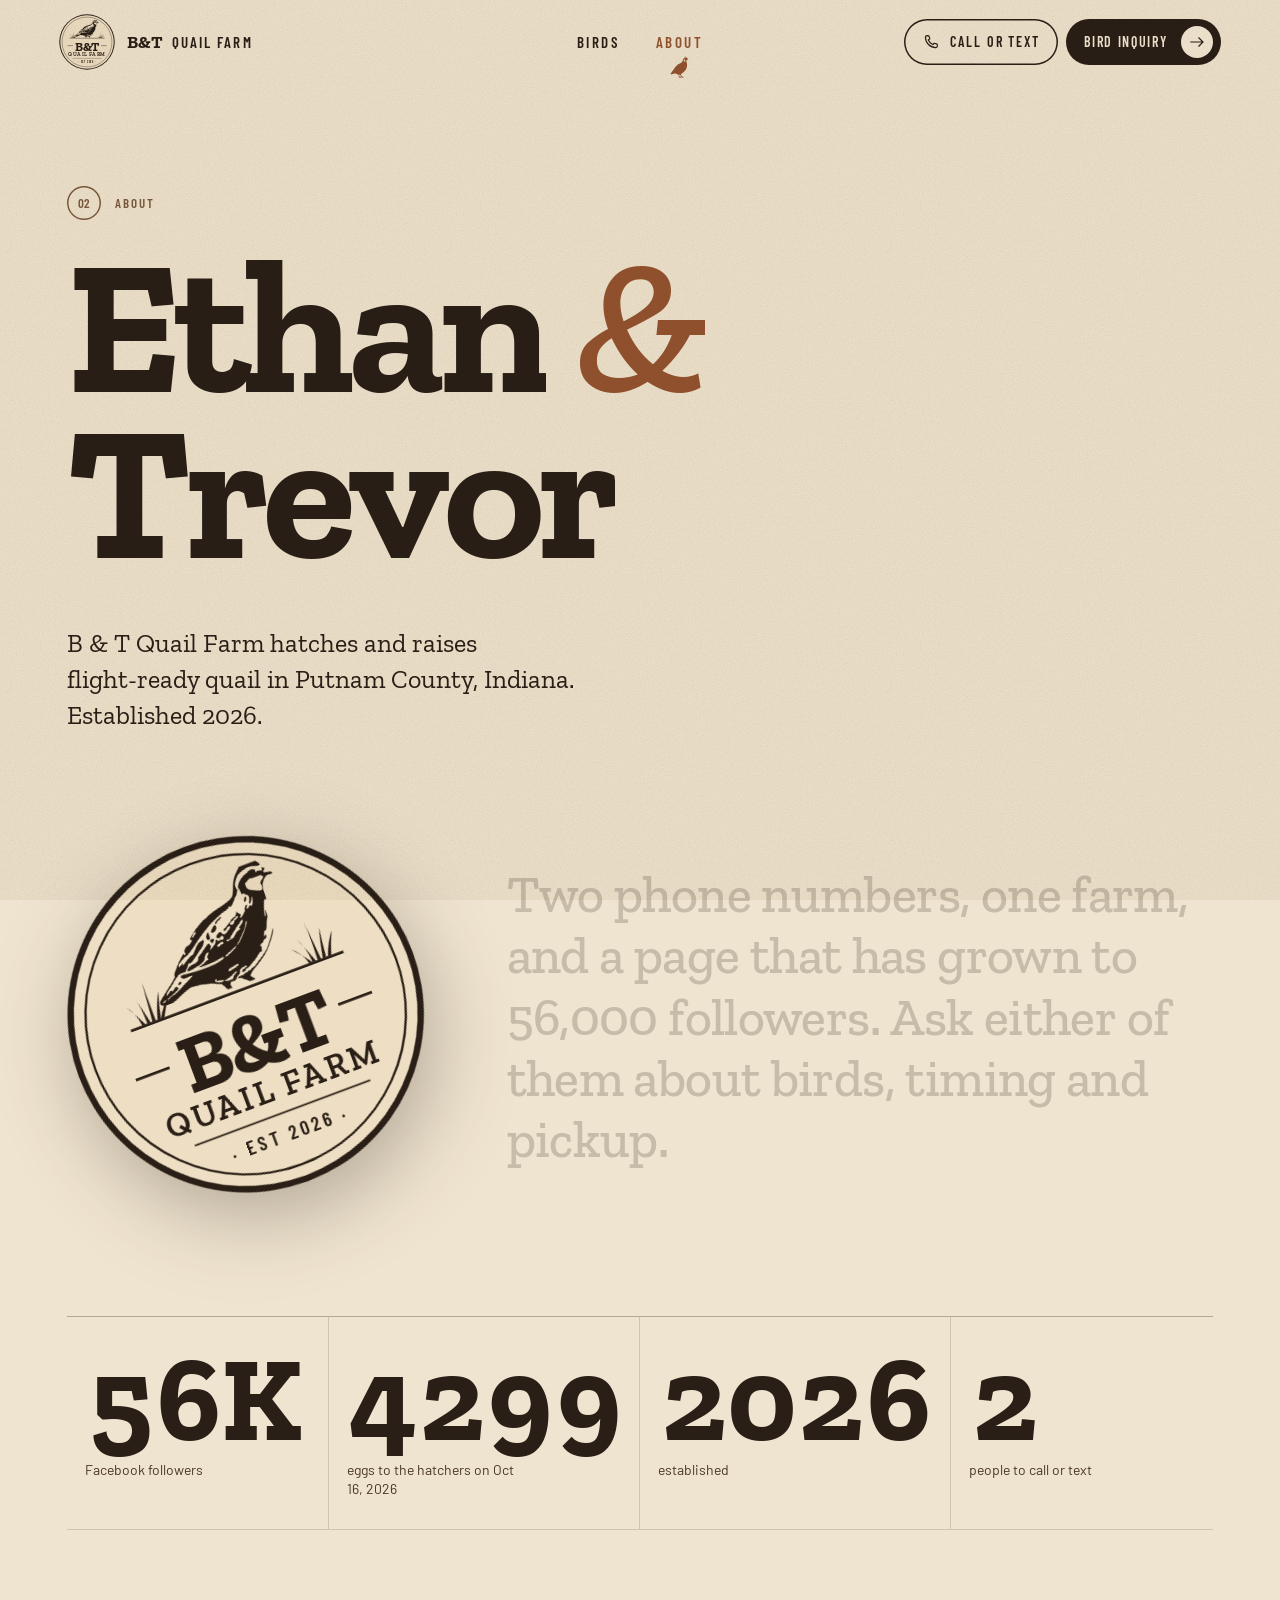
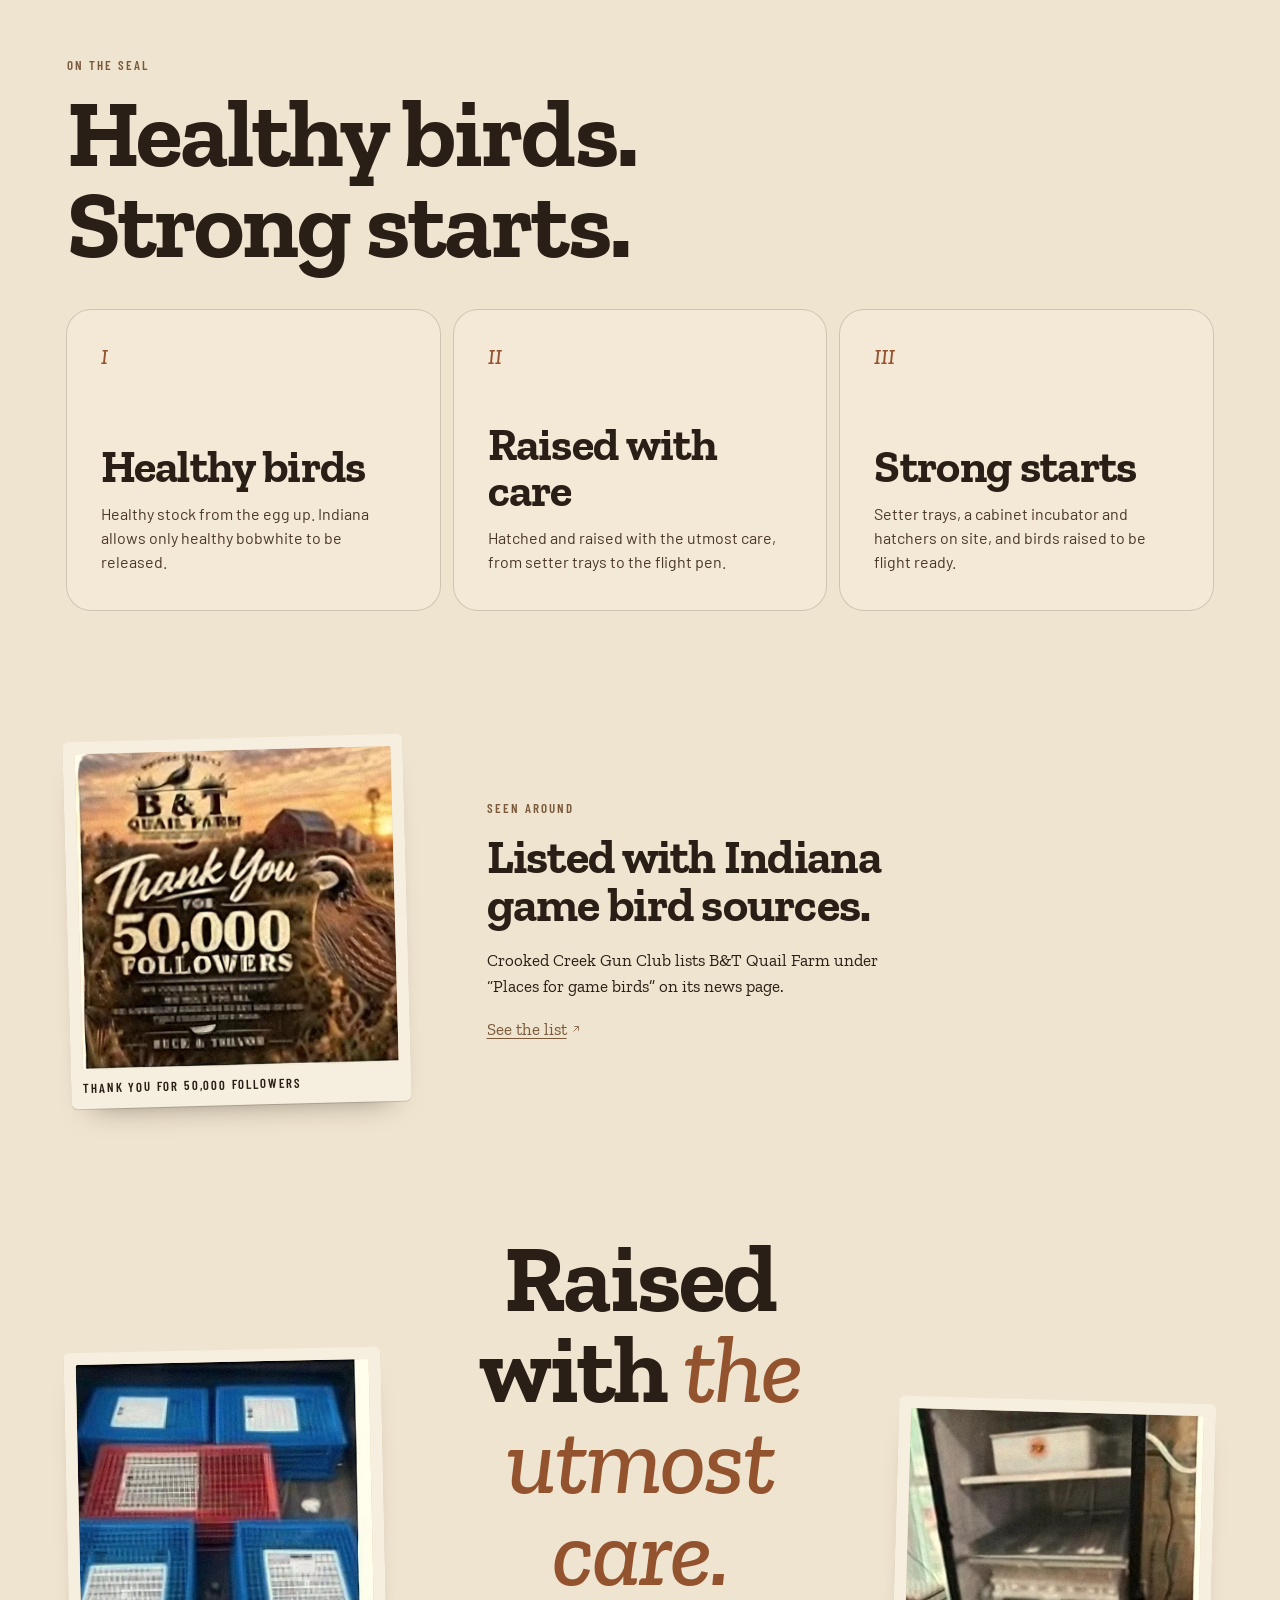
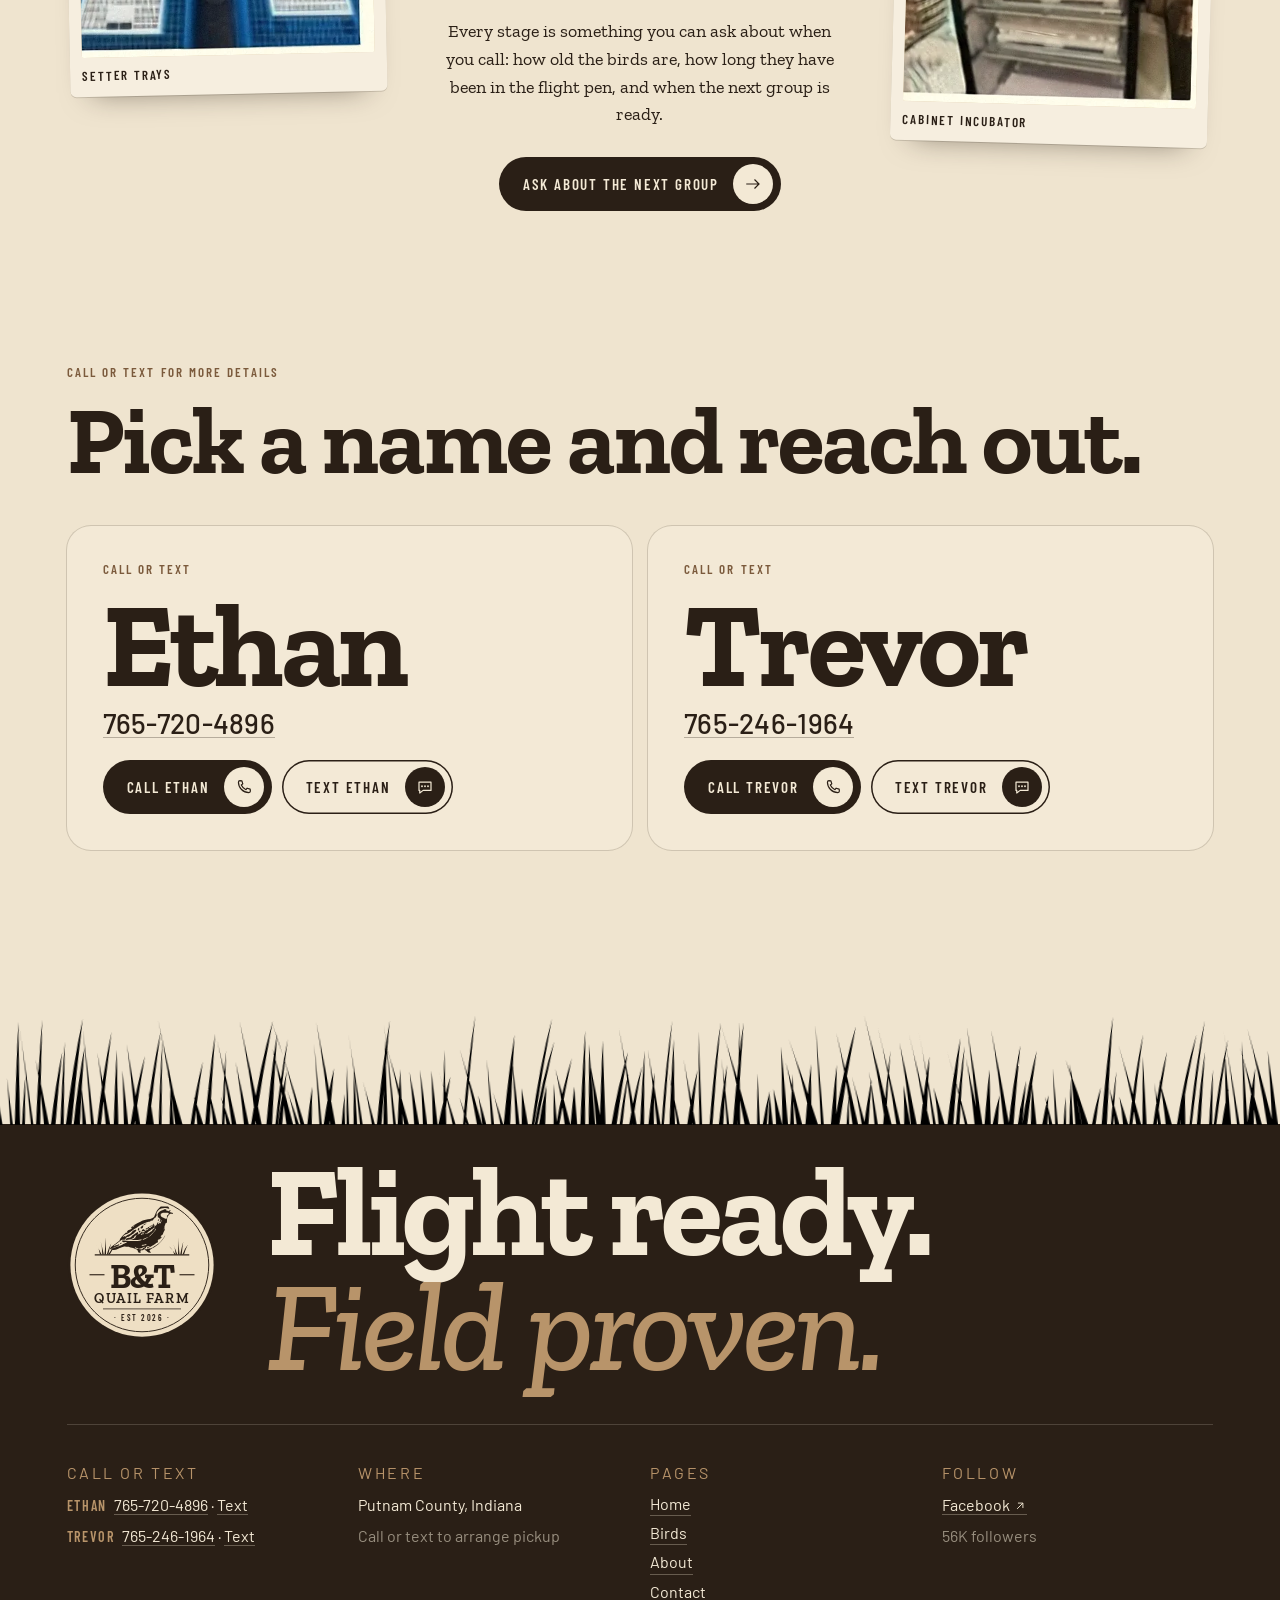
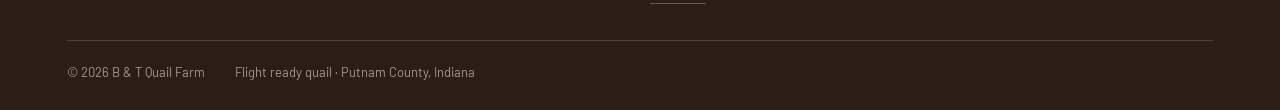
<file: about/index.html>
<!doctype html>
<html lang="en" class="no-js">
<head>
<meta charset="utf-8">
<meta name="viewport" content="width=device-width, initial-scale=1, viewport-fit=cover">
<title>About · B &amp; T Quail Farm</title>
<meta name="description" content="B &amp; T Quail Farm, Putnam County, Indiana. Est. 2026. Call or text Ethan or Trevor.">
<meta name="theme-color" content="#EFE4CF">
<meta property="og:title" content="About · B &amp; T Quail Farm"><meta property="og:description" content="B &amp; T Quail Farm, Putnam County, Indiana. Est. 2026. Call or text Ethan or Trevor."><meta property="og:type" content="website"><meta property="og:url" content="https://justuseflint.github.io/bt-quail-farm/about/"><meta property="og:image" content="https://justuseflint.github.io/bt-quail-farm/assets/img/og.jpg">
<meta name="twitter:card" content="summary_large_image">
<meta name="format-detection" content="telephone=no">
<link rel="canonical" href="https://justuseflint.github.io/bt-quail-farm/about/">
<link rel="icon" href="../assets/img/favicon.png" type="image/png"><link rel="apple-touch-icon" href="../assets/img/apple-touch-icon.png">
<link rel="preconnect" href="https://fonts.googleapis.com"><link rel="preconnect" href="https://fonts.gstatic.com" crossorigin>
<link rel="stylesheet" href="https://fonts.googleapis.com/css2?family=Zilla+Slab:ital,wght@0,400;0,500;0,600;0,700;1,400;1,500;1,600&family=Barlow+Condensed:wght@500;600;700&family=Barlow:wght@400;500;600&display=swap">
<link rel="stylesheet" href="../assets/css/site.css?v=20261109c">
<script type="application/ld+json">{"@context":"https://schema.org","@type":"LocalBusiness","name":"B & T Quail Farm","description":"Flight ready quail for dog training or population purposes.","telephone":"+1-765-246-1964","areaServed":"Putnam County, Indiana","address":{"@type":"PostalAddress","addressRegion":"IN","addressCountry":"US"},"sameAs":["https://www.facebook.com/people/B-T-Quail-Farm/61564725734105/"]}</script>
<script>(function(d,w){var h=d.documentElement;h.className=h.className.replace('no-js','js');var rm=w.matchMedia&&w.matchMedia('(prefers-reduced-motion: reduce)').matches;if(!rm){h.classList.add('motion');try{if(sessionStorage.getItem('bt-pt')==='1')h.classList.add('pt-in')}catch(e){}}else{h.classList.add('no-motion')}setTimeout(function(){if(!w.__btReady){h.classList.remove('motion','pt-in');h.classList.add('no-motion')}},4500)})(document,window)</script>
</head>
<body data-page="about">
<svg width="0" height="0" style="position:absolute" aria-hidden="true" focusable="false"><defs>
<symbol id="i-dog" viewBox="0 0 200 180"><path fill="currentColor" d="M27.5 170.8C28.0 165.7 28.4 158.8 28.5 155.5C28.7 147.0 28.6 147.4 33.0 142.6C39.5 135.5 40.9 131.2 42.0 113.8C42.6 105.3 43.8 96.2 44.7 93.3C46.8 86.7 46.3 86.2 39.7 88.5C30.6 91.6 19.0 88.8 19.0 83.6C19.0 81.2 20.7 80.8 23.9 82.5C30.0 85.6 35.3 84.6 49.7 77.5C68.5 68.2 69.2 68.0 88.5 66.9C127.8 64.7 137.3 60.7 145.9 42.7C148.0 38.2 150.1 33.0 150.4 31.3C151.7 25.4 159.4 21.0 168.3 21.0C172.1 21.0 182.0 24.6 182.0 25.9C182.0 28.2 186.4 31.0 189.8 31.0C195.6 31.0 198.3 33.4 197.5 37.9C196.3 44.6 194.9 45.6 186.9 46.3C177.3 47.1 175.7 48.7 173.1 59.9C172.0 64.6 170.6 73.9 169.9 80.5C168.4 95.9 167.0 100.9 162.0 109.3C155.3 120.3 155.0 121.7 153.5 142.9C152.0 165.8 152.1 167.2 156.6 170.8C163.6 176.4 159.9 180.0 147.1 180.0C140.5 180.0 139.1 179.7 138.5 178.2C136.7 173.5 135.1 162.5 135.1 154.0C135.0 143.0 133.3 125.5 132.0 122.2C131.3 120.6 130.2 120.0 127.7 120.0C120.4 120.0 111.9 117.6 100.0 112.0C80.4 102.9 79.0 103.1 79.0 114.9C79.0 123.5 76.4 128.8 67.4 139.0C56.9 150.9 55.7 154.3 58.5 163.8C59.7 167.7 60.8 169.4 62.9 170.5C68.1 173.1 67.4 177.0 61.7 177.0C57.6 177.0 53.4 172.5 52.5 167.0C52.1 164.5 51.1 160.8 50.4 158.6C49.2 155.4 49.2 153.6 50.2 148.9C51.8 140.8 50.7 140.6 44.3 147.5C35.3 157.0 31.5 170.0 35.9 175.6C39.0 179.5 38.6 180.0 32.4 180.0L26.7 180.0L27.5 170.8Z"/></symbol>
<symbol id="i-quail" viewBox="0 0 185 210"><path fill="currentColor" d="M95.3 197.5C93.4 196.7 90.6 196.4 88.5 196.7C84.7 197.3 84.3 196.6 86.2 192.5C87.1 190.5 87.0 188.8 85.7 184.3C84.8 181.1 83.9 177.3 83.6 175.9C82.8 172.0 75.3 167.8 62.6 164.0C49.1 160.1 46.6 160.3 33.2 166.5L22.8 171.3L18.7 168.3C16.4 166.7 14.4 164.8 14.3 164.0C14.1 163.2 17.6 158.4 22.1 153.5C26.5 148.6 32.8 140.0 36.2 134.5C48.8 113.9 53.4 107.8 66.9 93.6C72.9 87.2 88.5 77.0 98.7 72.7C112.7 66.8 116.2 62.8 120.1 48.9C123.6 36.3 126.8 31.9 135.1 28.0C141.5 25.1 142.8 24.8 148.1 25.4C153.5 26.0 154.0 25.9 154.0 24.1C154.0 20.2 144.5 18.6 137.8 21.4C133.5 23.2 131.8 22.0 134.5 19.0C136.7 16.6 144.1 15.0 148.6 16.0C153.0 17.0 157.7 21.3 159.6 26.1C160.4 28.0 163.1 31.3 165.5 33.4C171.1 38.1 171.1 39.0 165.5 39.0C153.5 39.0 149.6 52.3 156.0 71.0C161.7 87.7 159.3 108.9 149.9 125.7C144.3 135.6 130.3 149.9 115.9 160.3C103.7 169.1 103.4 169.6 105.9 175.3C107.0 177.6 108.3 180.7 108.9 182.2C110.0 185.2 113.3 187.2 122.4 190.4C129.6 193.0 130.2 194.1 125.4 197.0L121.8 199.3L116.6 197.1C110.3 194.5 109.8 194.5 107.5 197.0C105.4 199.4 100.1 199.6 95.3 197.5ZM104.9 189.2C104.9 186.1 97.1 172.1 94.6 170.5C90.6 168.1 88.7 176.6 91.4 184.3C93.6 190.2 95.7 192.0 100.7 192.0C104.7 192.0 105.0 191.8 104.9 189.2ZM142.2 56.0C142.0 54.1 141.9 49.9 141.9 46.8C142.1 34.7 132.4 36.2 128.5 48.9C127.4 52.4 135.3 60.2 139.5 59.8C142.3 59.5 142.5 59.2 142.2 56.0Z"/></symbol>
<symbol id="i-engr" viewBox="0 0 430 274"><path fill="currentColor" d="M189.5 266.0C185.0 256.8 184.0 255.7 178.5 254.0C176.3 253.3 171.3 251.0 167.5 249.0C162.8 246.4 158.1 244.8 153.0 244.0C148.9 243.3 143.3 241.9 140.7 240.9C137.9 239.8 133.4 239.0 129.9 239.0C126.6 239.0 120.9 238.5 117.2 237.9C110.8 236.8 110.1 236.9 99.0 240.5C92.7 242.5 82.1 246.6 75.5 249.5C56.5 257.8 54.2 258.4 42.8 257.7C32.1 257.1 27.7 255.4 25.0 250.8C22.7 246.6 24.4 244.9 47.7 227.0C81.5 201.0 82.0 200.6 82.0 196.5C82.0 193.7 83.2 191.6 87.7 186.3C100.5 170.9 122.5 150.0 121.9 153.7C121.2 157.6 124.1 158.2 125.8 154.5C127.3 151.2 127.3 151.0 125.5 151.0C123.3 151.0 125.7 146.5 130.4 142.1C133.3 139.3 134.9 138.6 138.4 138.5C145.2 138.2 157.5 127.0 150.9 127.0C145.9 127.0 149.5 123.1 166.7 110.3C175.5 103.8 195.4 92.6 200.5 91.4C202.2 91.1 204.8 89.9 206.5 89.0C214.4 84.3 229.8 79.5 248.5 76.0C268.1 72.2 281.4 66.5 285.4 60.2C286.7 58.1 290.1 50.5 292.9 43.3C299.5 26.6 304.0 19.6 315.4 8.8L324.5 0.0L346.1 0.0L367.6 -0.0L370.2 2.7C373.3 6.1 375.0 9.3 375.0 11.8C375.0 14.4 367.7 13.8 360.5 10.7C351.9 7.0 338.9 7.6 327.3 12.2C315.7 16.8 313.5 18.5 306.2 27.9C300.8 34.9 300.3 36.0 299.7 41.9C299.3 47.2 299.5 48.6 300.8 49.6C302.2 50.6 302.1 51.2 299.4 55.3C297.8 57.8 295.7 61.2 294.7 63.0C293.8 64.7 291.6 66.7 290.0 67.3C288.3 68.0 287.0 69.2 287.0 70.2C287.0 71.1 285.6 73.1 283.9 74.7C282.2 76.2 279.1 79.2 277.1 81.3C273.2 85.3 272.0 85.7 269.1 83.8C267.5 82.8 266.8 83.1 264.9 85.3C263.1 87.2 259.9 88.6 252.5 90.5C234.6 95.3 209.1 107.0 189.3 119.6C174.1 129.3 164.4 135.9 158.7 140.4C148.5 148.4 129.1 161.0 126.9 161.0C123.0 161.0 106.2 170.0 102.5 174.1C96.9 180.3 98.8 182.3 105.8 177.5C110.7 174.1 114.3 174.3 110.8 177.8C107.7 180.9 111.4 179.6 117.4 175.6C121.0 173.1 125.6 170.4 127.5 169.6C129.5 168.7 132.4 167.1 134.0 166.0C135.5 164.9 138.1 164.0 139.6 164.0C141.8 164.0 144.2 162.1 151.2 154.5C161.4 143.6 164.8 141.0 169.9 139.9C171.9 139.4 174.7 138.8 176.2 138.4C185.3 136.2 176.7 151.1 165.0 157.8C162.5 159.2 159.2 161.5 157.5 163.0C154.8 165.4 148.7 169.8 136.4 178.2C132.0 181.1 128.2 181.8 126.3 179.9C125.5 179.1 124.8 179.4 123.9 181.1C123.2 182.4 120.0 186.4 116.7 190.0L110.8 196.5L102.4 196.6C96.6 196.7 93.4 197.2 92.2 198.2C91.3 199.0 88.4 200.8 85.9 202.3C83.4 203.7 77.9 207.8 73.7 211.3C69.6 214.9 62.3 220.6 57.6 224.0C49.4 229.9 47.0 232.4 47.0 234.9C47.0 236.8 48.7 236.1 53.6 232.0C58.9 227.6 61.6 227.0 63.6 229.8C64.8 231.4 65.2 231.2 69.2 227.2C71.6 224.9 74.3 223.0 75.1 223.0C77.0 223.0 81.4 227.5 80.7 228.7C78.6 232.1 54.2 242.0 37.5 246.3C35.3 246.8 32.8 247.9 32.0 248.6C28.5 251.9 41.7 249.1 50.7 244.6C53.4 243.3 58.6 241.4 62.5 240.5C66.3 239.5 75.1 236.1 82.0 232.8C116.4 216.4 124.0 212.5 123.7 211.6C123.3 210.5 120.0 210.5 107.0 211.3C101.1 211.6 100.2 211.4 97.8 209.1C91.6 203.5 95.4 200.8 107.5 202.1C136.1 205.2 172.2 206.1 186.8 204.0C202.2 201.8 212.0 198.9 212.0 196.4C212.0 194.6 209.8 194.6 197.3 196.5C179.7 199.1 146.0 200.1 146.0 198.0C146.0 197.6 149.1 196.4 153.0 195.5C156.8 194.6 162.0 192.5 164.5 190.9C167.6 188.9 169.8 188.2 171.4 188.6C174.1 189.2 175.8 187.4 174.1 185.7C172.1 183.7 173.0 181.1 177.0 177.1C181.6 172.6 182.0 171.0 178.6 171.0C175.2 171.0 167.3 178.7 166.8 182.5C166.4 186.1 155.1 192.5 147.2 193.5C144.6 193.8 140.2 194.8 137.5 195.7C130.8 197.8 117.5 198.7 116.5 197.0C113.8 192.7 126.3 185.5 136.5 185.5C144.0 185.5 151.0 181.9 151.0 178.1C151.0 175.2 153.8 172.3 158.7 170.0C161.3 168.8 165.2 166.3 167.5 164.6C174.8 158.7 186.6 151.0 188.3 151.0C189.4 151.0 190.0 151.8 190.0 153.4C190.0 154.8 190.4 156.2 191.0 156.5C192.9 157.6 192.0 160.4 188.8 163.7C184.0 168.7 185.7 168.4 195.4 162.6C203.9 157.5 206.9 154.5 207.0 150.9C207.0 148.1 210.0 147.8 211.0 150.4C212.0 153.2 214.5 154.3 216.9 153.0C218.1 152.4 219.8 152.5 221.9 153.3C225.9 154.8 228.4 153.4 228.8 149.4C229.4 144.5 225.1 143.0 220.8 146.8C219.4 147.9 218.5 148.0 215.6 147.0C210.1 145.2 210.8 141.6 217.7 137.0C223.7 132.9 226.3 133.5 228.3 139.2C228.6 140.1 230.0 141.6 231.4 142.5C233.9 144.2 234.2 144.1 240.2 141.0C248.7 136.6 253.0 133.2 253.0 130.9C253.0 127.8 248.3 128.6 243.5 132.6C238.8 136.4 234.8 136.9 234.2 133.7C233.9 132.4 235.3 131.3 239.7 129.3C242.9 127.9 246.9 125.6 248.6 124.3C250.3 123.0 252.2 122.0 252.9 122.0C253.6 122.0 255.9 120.2 258.1 118.1C261.5 114.6 266.9 112.0 270.7 112.0C273.1 112.0 279.0 105.8 279.0 103.4C279.0 100.2 280.6 100.3 281.4 103.6C281.8 105.0 283.6 107.0 285.5 108.1C289.1 110.3 289.2 112.0 285.6 115.0C283.2 116.9 283.7 119.0 286.4 119.0C287.9 119.0 290.1 117.5 292.5 114.8C294.6 112.4 297.4 109.8 298.9 108.9C300.9 107.7 301.5 106.5 301.6 103.7C301.6 99.9 306.6 94.0 309.7 94.0C311.6 94.0 311.3 96.4 309.0 98.5C307.2 100.1 306.2 104.0 307.6 104.0C308.7 104.0 312.6 101.7 314.8 99.6C317.1 97.5 317.2 97.5 318.6 99.4C321.2 103.0 324.9 98.9 327.6 89.5C330.3 80.4 330.3 80.0 329.1 80.0C328.6 80.0 327.7 81.5 327.1 83.2C325.3 88.2 320.9 94.0 318.9 94.0C316.2 94.0 316.5 91.3 319.7 86.7C323.7 81.0 322.6 71.0 318.0 71.0C316.6 71.0 315.6 70.0 314.8 67.9C314.1 65.8 313.2 65.0 312.1 65.3C307.5 66.6 307.5 66.6 307.3 62.0C307.3 59.5 306.7 54.9 306.0 51.8C304.9 46.3 304.9 45.8 307.3 41.7C312.6 32.7 322.9 25.1 334.0 21.9C336.5 21.2 339.8 19.8 341.3 18.7C349.2 13.3 362.5 17.4 359.0 24.1C357.5 26.7 358.3 27.5 360.8 26.1C363.7 24.5 366.7 24.7 370.0 26.6C373.4 28.7 376.0 27.9 376.0 24.8C376.0 20.1 377.8 19.2 380.6 22.5L383.3 25.4L380.0 28.1C375.8 31.6 376.2 34.4 381.0 34.8C382.9 35.0 384.9 35.6 385.4 36.1C386.0 36.6 388.1 37.0 390.1 37.0C392.9 37.0 394.3 37.6 395.4 39.2C398.5 43.6 397.7 44.2 389.7 43.5C380.7 42.6 378.6 43.5 371.4 51.2C364.0 59.0 361.6 66.5 361.5 83.2C361.4 96.0 360.2 100.6 357.6 98.0C357.1 97.5 356.2 97.0 355.8 97.0C353.6 97.0 343.0 128.6 343.0 135.3C343.0 139.6 344.7 137.6 346.0 131.7C346.6 128.9 347.8 125.2 348.6 123.5C350.0 120.5 350.0 120.6 349.4 125.5C349.1 128.2 348.8 132.4 348.9 134.6C349.0 137.8 348.2 140.0 345.7 143.8C343.8 146.5 341.0 152.4 339.4 157.0C336.4 165.8 332.3 171.4 329.6 170.4C328.5 170.0 327.4 171.3 325.5 175.6C322.7 182.0 322.7 184.6 325.5 181.2C328.1 178.3 329.0 178.4 329.0 181.8C329.0 185.9 326.4 189.0 323.0 189.0C320.7 189.0 319.5 189.8 317.8 192.5C316.5 194.4 314.7 196.0 313.7 196.0C310.9 196.0 306.0 198.9 306.0 200.5C306.0 201.3 306.7 202.0 307.5 202.0C309.1 202.0 309.5 204.1 308.2 205.4C307.8 205.8 307.0 208.3 306.5 210.8C305.5 215.3 305.3 215.5 302.4 215.2C299.8 215.0 298.2 215.9 292.7 220.9C289.1 224.1 283.3 228.2 279.8 229.9C272.9 233.3 272.0 233.9 264.4 238.7C261.2 240.6 258.5 241.7 257.2 241.4C255.9 241.0 254.1 241.9 251.7 243.9C248.0 247.2 243.3 248.0 242.4 245.5C241.5 243.2 243.6 241.4 248.8 240.0C255.9 238.2 258.0 237.2 258.0 235.5C258.0 233.6 254.9 233.6 246.8 235.6C240.5 237.1 237.0 239.7 237.0 242.9C236.9 245.7 233.4 249.3 228.9 250.9C225.8 252.1 224.4 253.2 224.0 255.0C223.3 257.8 215.9 260.2 210.7 259.2C205.2 258.3 202.3 264.4 205.0 271.4L206.0 274.0L199.7 274.0L193.4 274.0L189.5 266.0ZM251.0 273.2C251.0 272.8 248.2 270.2 244.9 267.5C241.5 264.8 238.2 262.0 237.6 261.4C235.5 259.4 232.2 258.0 229.6 258.0C226.6 258.0 226.3 256.9 228.8 254.8C230.0 253.7 232.3 253.3 236.8 253.5C241.6 253.7 243.6 253.4 245.3 252.0C246.8 250.8 248.5 250.4 250.7 250.7C253.1 251.1 254.1 250.8 254.6 249.6C255.1 248.4 256.0 248.1 258.9 248.6C261.9 249.1 263.2 248.7 265.6 246.7C267.3 245.3 269.9 244.3 271.9 244.2C274.1 244.2 276.6 243.0 279.1 241.1C281.2 239.4 283.9 237.6 285.2 237.1C288.5 235.9 309.2 221.8 315.2 216.7C322.1 211.0 338.5 190.2 345.1 178.8C349.5 171.3 351.3 169.5 350.1 173.8C346.9 184.9 324.0 213.6 309.1 225.3C299.3 233.0 281.4 244.7 274.5 248.0C267.9 251.1 258.0 259.5 258.0 261.8C258.0 262.5 259.5 264.7 261.3 266.7C268.1 274.5 268.2 274.0 259.1 274.0C254.7 274.0 251.0 273.7 251.0 273.2ZM214.8 253.4C216.0 253.0 217.0 252.0 217.0 251.0C217.0 249.0 221.4 245.0 223.5 245.0C225.1 245.0 230.0 241.2 230.0 239.9C230.0 238.1 226.1 239.0 221.3 242.0C215.1 245.8 202.8 250.0 197.6 250.0L193.5 250.1L195.9 252.0C198.3 254.0 209.3 254.8 214.8 253.4ZM191.2 250.6C193.4 249.0 192.5 248.0 189.1 248.0C186.2 248.0 176.1 245.5 175.2 244.5C174.8 244.2 175.1 243.0 175.8 242.0C177.3 239.6 175.5 239.2 172.6 241.3C169.6 243.5 171.1 246.3 176.9 249.2C182.8 252.2 188.4 252.7 191.2 250.6ZM220.7 231.9C222.2 231.2 226.1 230.4 229.4 229.9C235.0 229.2 240.0 226.7 240.4 224.5C240.6 222.7 235.2 222.8 229.2 224.6C226.1 225.6 222.6 226.5 221.5 226.5C220.4 226.6 218.3 226.7 216.8 226.8C214.9 226.9 213.6 227.9 212.5 230.0L210.9 233.0L214.4 233.0C216.3 233.0 219.1 232.5 220.7 231.9ZM84.2 221.3C80.9 220.0 85.2 215.0 89.7 215.0C91.4 215.0 92.0 215.6 92.0 217.1C92.0 220.6 87.9 222.8 84.2 221.3ZM234.5 190.8C246.1 185.4 251.0 182.5 251.0 180.9C251.0 179.5 248.0 180.5 238.5 185.0C234.1 187.1 228.0 189.6 225.0 190.5C218.5 192.6 215.3 194.9 217.2 196.2C219.1 197.4 222.3 196.4 234.5 190.8ZM259.1 176.2C269.4 169.6 296.0 138.1 296.0 132.6C295.9 130.7 295.6 130.8 293.0 133.8C291.3 135.6 290.0 137.8 290.0 138.7C290.0 140.7 286.1 146.1 280.4 152.0C266.3 166.6 261.9 170.9 257.5 174.7C251.7 179.5 252.6 180.3 259.1 176.2ZM213.4 165.5C213.8 164.3 214.9 164.1 217.8 164.6C222.0 165.3 224.7 163.3 223.6 160.5C222.7 158.0 219.9 157.5 216.8 159.3C215.1 160.2 212.8 161.0 211.5 161.0C208.6 161.0 205.9 163.5 206.6 165.5C207.4 167.5 212.6 167.4 213.4 165.5ZM240.5 161.0C240.8 160.4 243.4 160.0 246.3 160.0C250.9 160.0 251.8 159.6 255.1 156.2C261.7 149.5 267.0 146.0 270.5 146.0C274.3 146.0 276.0 144.2 273.8 142.6C271.5 140.9 272.7 139.2 278.0 136.5C282.9 134.0 288.0 128.9 288.0 126.4C288.0 123.8 283.8 124.9 280.5 128.4C278.8 130.3 275.3 132.8 272.9 134.0C270.5 135.3 266.6 138.0 264.3 140.1C262.1 142.1 258.4 144.8 256.2 145.9C254.0 147.0 251.9 148.8 251.5 149.9C251.2 150.9 249.8 152.1 248.4 152.4C247.0 152.8 245.1 154.4 244.2 156.0C242.6 158.8 242.1 159.0 237.5 158.7C233.5 158.5 232.5 158.8 232.2 160.2C231.8 162.2 239.3 162.9 240.5 161.0ZM195.5 150.6C193.2 146.3 194.0 144.4 198.5 143.6C205.2 142.3 206.6 145.2 201.9 150.5C198.1 154.8 197.8 154.8 195.5 150.6ZM189.0 141.1C187.2 137.7 187.9 134.2 191.2 129.5C194.7 124.5 197.7 123.8 197.2 128.0C197.1 129.4 197.0 132.4 197.0 134.8C197.0 137.2 196.5 140.0 196.0 141.0C194.6 143.6 190.4 143.6 189.0 141.1ZM205.1 128.6C204.2 127.5 204.0 126.3 204.6 125.1C206.1 122.0 216.9 112.7 218.4 113.3C220.9 114.3 221.4 121.0 219.2 123.9C215.8 128.6 207.4 131.4 205.1 128.6ZM265.1 124.8C266.7 123.0 268.7 120.7 269.5 119.8C270.3 118.8 272.0 118.0 273.3 118.0C275.8 118.0 280.0 115.4 280.0 113.9C280.0 111.8 273.3 113.1 269.4 115.9C267.3 117.5 263.2 119.5 260.5 120.3C255.3 121.8 253.8 123.9 256.0 126.5C258.1 129.0 261.9 128.2 265.1 124.8ZM163.8 119.2C169.4 115.4 170.5 113.0 166.6 113.0C164.2 113.0 156.0 120.8 156.0 123.0C156.0 124.3 156.7 124.0 163.8 119.2ZM221.0 110.5C221.0 107.2 230.9 101.3 237.9 100.3L241.5 99.8L238.2 102.9C236.4 104.6 233.9 106.0 232.5 106.0C231.2 106.0 228.5 107.3 226.7 109.0C222.9 112.3 221.0 112.8 221.0 110.5ZM307.0 85.0C307.0 82.2 312.4 74.0 314.2 74.0C316.3 74.0 314.9 81.2 312.4 83.5C309.6 86.1 307.0 86.8 307.0 85.0ZM360.0 71.6C360.0 71.5 360.5 68.8 361.1 65.6C361.9 61.2 361.8 59.5 360.9 58.4C359.1 56.2 361.4 52.6 367.7 48.3C373.8 44.1 373.9 44.0 370.4 40.1L367.8 37.1L356.6 37.5C350.5 37.8 344.1 37.5 342.3 36.9C339.4 36.0 338.2 36.3 331.8 39.7L324.5 43.5L324.2 49.0C323.8 57.1 326.3 60.4 336.9 65.7C348.2 71.4 356.0 74.0 358.2 72.8C359.2 72.3 360.0 71.8 360.0 71.6Z"/></symbol>
<symbol id="i-fly-up" viewBox="0 0 120 82"><g fill="currentColor"><path d="M66 34 C 66 25, 68 15, 74 7 C 76 13, 80 17, 84 21 C 82 26, 80 30, 78 34 Z" opacity=".55"/><path d="M30 48 L 10 44.5 L 13 50.5 L 8.5 56 L 30 56 Z"/><path d="M26 46 C 36 34, 56 28, 74 31 C 80 26, 90 24, 97 28.5 C 101 31, 103 34, 104 36.5 L 110.5 39.5 L 103 42 C 101 47, 96 51, 88 54 C 76 61, 56 64, 42 60 C 34 58, 28 56.5, 22 56 Z"/></g><path d="M86.5 30.5 C 91 28.5, 97 29, 101.5 33" fill="none" stroke="var(--stripe,#EEDFC4)" stroke-width="1.8" stroke-linecap="round"/><path d="M93 42.5 C 97 44, 100 43.5, 102 42" fill="none" stroke="var(--stripe,#EEDFC4)" stroke-width="1.6" stroke-linecap="round"/><path fill="currentColor" d="M60 38 C 56 29, 49 17, 38 5 C 43 5.5, 47 6.5, 50 9 C 51 5.5, 55 5, 58 7.5 C 59.5 4.5, 64 4.5, 66 8 C 68 6.5, 71.5 7.5, 72.5 11 C 76 19, 79 29, 79.5 37 C 73 40.5, 66 41, 60 38 Z"/></symbol>
<symbol id="i-fly-dn" viewBox="0 0 120 82"><g fill="currentColor"><path d="M30 48 L 10 44.5 L 13 50.5 L 8.5 56 L 30 56 Z"/><path d="M26 46 C 36 34, 56 28, 74 31 C 80 26, 90 24, 97 28.5 C 101 31, 103 34, 104 36.5 L 110.5 39.5 L 103 42 C 101 47, 96 51, 88 54 C 76 61, 56 64, 42 60 C 34 58, 28 56.5, 22 56 Z"/></g><path d="M86.5 30.5 C 91 28.5, 97 29, 101.5 33" fill="none" stroke="var(--stripe,#EEDFC4)" stroke-width="1.8" stroke-linecap="round"/><path d="M93 42.5 C 97 44, 100 43.5, 102 42" fill="none" stroke="var(--stripe,#EEDFC4)" stroke-width="1.6" stroke-linecap="round"/><path fill="currentColor" d="M58 48 C 54 58, 50 68, 42 79 C 46 78, 49 77, 51 74.5 C 53 77, 57 76, 59 73.5 C 61.5 75, 65 73.5, 66 70.5 C 69 70.5, 71.5 68, 72 65 C 75 60, 78 55, 80 50 C 72 52, 64 51, 58 48 Z"/></symbol>
<symbol id="badge" viewBox="0 0 400 400">
 <circle cx="200" cy="200" r="198" fill="#2A1F16"/><circle cx="200" cy="200" r="191" fill="#EEDFC4"/><circle cx="200" cy="200" r="178" fill="none" stroke="#2A1F16" stroke-width="2.5"/>
 <g fill="#2A1F16"><path d="M94 172Q94.2 151.6 90 138Q94.6 155 98 172ZM100 172Q102.6 144.4 104 126Q103.8 149 104 172ZM106 172Q111 154 118 142Q113 157 110 172ZM88 172Q86.4 156.4 78 146Q86.2 159 92 172ZM110 172Q116.8 158.8 128 150Q119.4 161 114 172ZM302 172Q305.8 151.6 310 138Q307.4 155 306 172ZM296 172Q297.4 144.4 296 126Q298.2 149 300 172ZM290 172Q289 154 282 142Q289 157 294 172ZM308 172Q313.6 156.4 322 146Q315.8 159 312 172ZM286 172Q283.2 158.8 272 150Q282.6 161 290 172Z"/></g>
 <g transform="translate(104 44) scale(.45)" fill="#2A1F16"><path d="M189.5 266.0C185.0 256.8 184.0 255.7 178.5 254.0C176.3 253.3 171.3 251.0 167.5 249.0C162.8 246.4 158.1 244.8 153.0 244.0C148.9 243.3 143.3 241.9 140.7 240.9C137.9 239.8 133.4 239.0 129.9 239.0C126.6 239.0 120.9 238.5 117.2 237.9C110.8 236.8 110.1 236.9 99.0 240.5C92.7 242.5 82.1 246.6 75.5 249.5C56.5 257.8 54.2 258.4 42.8 257.7C32.1 257.1 27.7 255.4 25.0 250.8C22.7 246.6 24.4 244.9 47.7 227.0C81.5 201.0 82.0 200.6 82.0 196.5C82.0 193.7 83.2 191.6 87.7 186.3C100.5 170.9 122.5 150.0 121.9 153.7C121.2 157.6 124.1 158.2 125.8 154.5C127.3 151.2 127.3 151.0 125.5 151.0C123.3 151.0 125.7 146.5 130.4 142.1C133.3 139.3 134.9 138.6 138.4 138.5C145.2 138.2 157.5 127.0 150.9 127.0C145.9 127.0 149.5 123.1 166.7 110.3C175.5 103.8 195.4 92.6 200.5 91.4C202.2 91.1 204.8 89.9 206.5 89.0C214.4 84.3 229.8 79.5 248.5 76.0C268.1 72.2 281.4 66.5 285.4 60.2C286.7 58.1 290.1 50.5 292.9 43.3C299.5 26.6 304.0 19.6 315.4 8.8L324.5 0.0L346.1 0.0L367.6 -0.0L370.2 2.7C373.3 6.1 375.0 9.3 375.0 11.8C375.0 14.4 367.7 13.8 360.5 10.7C351.9 7.0 338.9 7.6 327.3 12.2C315.7 16.8 313.5 18.5 306.2 27.9C300.8 34.9 300.3 36.0 299.7 41.9C299.3 47.2 299.5 48.6 300.8 49.6C302.2 50.6 302.1 51.2 299.4 55.3C297.8 57.8 295.7 61.2 294.7 63.0C293.8 64.7 291.6 66.7 290.0 67.3C288.3 68.0 287.0 69.2 287.0 70.2C287.0 71.1 285.6 73.1 283.9 74.7C282.2 76.2 279.1 79.2 277.1 81.3C273.2 85.3 272.0 85.7 269.1 83.8C267.5 82.8 266.8 83.1 264.9 85.3C263.1 87.2 259.9 88.6 252.5 90.5C234.6 95.3 209.1 107.0 189.3 119.6C174.1 129.3 164.4 135.9 158.7 140.4C148.5 148.4 129.1 161.0 126.9 161.0C123.0 161.0 106.2 170.0 102.5 174.1C96.9 180.3 98.8 182.3 105.8 177.5C110.7 174.1 114.3 174.3 110.8 177.8C107.7 180.9 111.4 179.6 117.4 175.6C121.0 173.1 125.6 170.4 127.5 169.6C129.5 168.7 132.4 167.1 134.0 166.0C135.5 164.9 138.1 164.0 139.6 164.0C141.8 164.0 144.2 162.1 151.2 154.5C161.4 143.6 164.8 141.0 169.9 139.9C171.9 139.4 174.7 138.8 176.2 138.4C185.3 136.2 176.7 151.1 165.0 157.8C162.5 159.2 159.2 161.5 157.5 163.0C154.8 165.4 148.7 169.8 136.4 178.2C132.0 181.1 128.2 181.8 126.3 179.9C125.5 179.1 124.8 179.4 123.9 181.1C123.2 182.4 120.0 186.4 116.7 190.0L110.8 196.5L102.4 196.6C96.6 196.7 93.4 197.2 92.2 198.2C91.3 199.0 88.4 200.8 85.9 202.3C83.4 203.7 77.9 207.8 73.7 211.3C69.6 214.9 62.3 220.6 57.6 224.0C49.4 229.9 47.0 232.4 47.0 234.9C47.0 236.8 48.7 236.1 53.6 232.0C58.9 227.6 61.6 227.0 63.6 229.8C64.8 231.4 65.2 231.2 69.2 227.2C71.6 224.9 74.3 223.0 75.1 223.0C77.0 223.0 81.4 227.5 80.7 228.7C78.6 232.1 54.2 242.0 37.5 246.3C35.3 246.8 32.8 247.9 32.0 248.6C28.5 251.9 41.7 249.1 50.7 244.6C53.4 243.3 58.6 241.4 62.5 240.5C66.3 239.5 75.1 236.1 82.0 232.8C116.4 216.4 124.0 212.5 123.7 211.6C123.3 210.5 120.0 210.5 107.0 211.3C101.1 211.6 100.2 211.4 97.8 209.1C91.6 203.5 95.4 200.8 107.5 202.1C136.1 205.2 172.2 206.1 186.8 204.0C202.2 201.8 212.0 198.9 212.0 196.4C212.0 194.6 209.8 194.6 197.3 196.5C179.7 199.1 146.0 200.1 146.0 198.0C146.0 197.6 149.1 196.4 153.0 195.5C156.8 194.6 162.0 192.5 164.5 190.9C167.6 188.9 169.8 188.2 171.4 188.6C174.1 189.2 175.8 187.4 174.1 185.7C172.1 183.7 173.0 181.1 177.0 177.1C181.6 172.6 182.0 171.0 178.6 171.0C175.2 171.0 167.3 178.7 166.8 182.5C166.4 186.1 155.1 192.5 147.2 193.5C144.6 193.8 140.2 194.8 137.5 195.7C130.8 197.8 117.5 198.7 116.5 197.0C113.8 192.7 126.3 185.5 136.5 185.5C144.0 185.5 151.0 181.9 151.0 178.1C151.0 175.2 153.8 172.3 158.7 170.0C161.3 168.8 165.2 166.3 167.5 164.6C174.8 158.7 186.6 151.0 188.3 151.0C189.4 151.0 190.0 151.8 190.0 153.4C190.0 154.8 190.4 156.2 191.0 156.5C192.9 157.6 192.0 160.4 188.8 163.7C184.0 168.7 185.7 168.4 195.4 162.6C203.9 157.5 206.9 154.5 207.0 150.9C207.0 148.1 210.0 147.8 211.0 150.4C212.0 153.2 214.5 154.3 216.9 153.0C218.1 152.4 219.8 152.5 221.9 153.3C225.9 154.8 228.4 153.4 228.8 149.4C229.4 144.5 225.1 143.0 220.8 146.8C219.4 147.9 218.5 148.0 215.6 147.0C210.1 145.2 210.8 141.6 217.7 137.0C223.7 132.9 226.3 133.5 228.3 139.2C228.6 140.1 230.0 141.6 231.4 142.5C233.9 144.2 234.2 144.1 240.2 141.0C248.7 136.6 253.0 133.2 253.0 130.9C253.0 127.8 248.3 128.6 243.5 132.6C238.8 136.4 234.8 136.9 234.2 133.7C233.9 132.4 235.3 131.3 239.7 129.3C242.9 127.9 246.9 125.6 248.6 124.3C250.3 123.0 252.2 122.0 252.9 122.0C253.6 122.0 255.9 120.2 258.1 118.1C261.5 114.6 266.9 112.0 270.7 112.0C273.1 112.0 279.0 105.8 279.0 103.4C279.0 100.2 280.6 100.3 281.4 103.6C281.8 105.0 283.6 107.0 285.5 108.1C289.1 110.3 289.2 112.0 285.6 115.0C283.2 116.9 283.7 119.0 286.4 119.0C287.9 119.0 290.1 117.5 292.5 114.8C294.6 112.4 297.4 109.8 298.9 108.9C300.9 107.7 301.5 106.5 301.6 103.7C301.6 99.9 306.6 94.0 309.7 94.0C311.6 94.0 311.3 96.4 309.0 98.5C307.2 100.1 306.2 104.0 307.6 104.0C308.7 104.0 312.6 101.7 314.8 99.6C317.1 97.5 317.2 97.5 318.6 99.4C321.2 103.0 324.9 98.9 327.6 89.5C330.3 80.4 330.3 80.0 329.1 80.0C328.6 80.0 327.7 81.5 327.1 83.2C325.3 88.2 320.9 94.0 318.9 94.0C316.2 94.0 316.5 91.3 319.7 86.7C323.7 81.0 322.6 71.0 318.0 71.0C316.6 71.0 315.6 70.0 314.8 67.9C314.1 65.8 313.2 65.0 312.1 65.3C307.5 66.6 307.5 66.6 307.3 62.0C307.3 59.5 306.7 54.9 306.0 51.8C304.9 46.3 304.9 45.8 307.3 41.7C312.6 32.7 322.9 25.1 334.0 21.9C336.5 21.2 339.8 19.8 341.3 18.7C349.2 13.3 362.5 17.4 359.0 24.1C357.5 26.7 358.3 27.5 360.8 26.1C363.7 24.5 366.7 24.7 370.0 26.6C373.4 28.7 376.0 27.9 376.0 24.8C376.0 20.1 377.8 19.2 380.6 22.5L383.3 25.4L380.0 28.1C375.8 31.6 376.2 34.4 381.0 34.8C382.9 35.0 384.9 35.6 385.4 36.1C386.0 36.6 388.1 37.0 390.1 37.0C392.9 37.0 394.3 37.6 395.4 39.2C398.5 43.6 397.7 44.2 389.7 43.5C380.7 42.6 378.6 43.5 371.4 51.2C364.0 59.0 361.6 66.5 361.5 83.2C361.4 96.0 360.2 100.6 357.6 98.0C357.1 97.5 356.2 97.0 355.8 97.0C353.6 97.0 343.0 128.6 343.0 135.3C343.0 139.6 344.7 137.6 346.0 131.7C346.6 128.9 347.8 125.2 348.6 123.5C350.0 120.5 350.0 120.6 349.4 125.5C349.1 128.2 348.8 132.4 348.9 134.6C349.0 137.8 348.2 140.0 345.7 143.8C343.8 146.5 341.0 152.4 339.4 157.0C336.4 165.8 332.3 171.4 329.6 170.4C328.5 170.0 327.4 171.3 325.5 175.6C322.7 182.0 322.7 184.6 325.5 181.2C328.1 178.3 329.0 178.4 329.0 181.8C329.0 185.9 326.4 189.0 323.0 189.0C320.7 189.0 319.5 189.8 317.8 192.5C316.5 194.4 314.7 196.0 313.7 196.0C310.9 196.0 306.0 198.9 306.0 200.5C306.0 201.3 306.7 202.0 307.5 202.0C309.1 202.0 309.5 204.1 308.2 205.4C307.8 205.8 307.0 208.3 306.5 210.8C305.5 215.3 305.3 215.5 302.4 215.2C299.8 215.0 298.2 215.9 292.7 220.9C289.1 224.1 283.3 228.2 279.8 229.9C272.9 233.3 272.0 233.9 264.4 238.7C261.2 240.6 258.5 241.7 257.2 241.4C255.9 241.0 254.1 241.9 251.7 243.9C248.0 247.2 243.3 248.0 242.4 245.5C241.5 243.2 243.6 241.4 248.8 240.0C255.9 238.2 258.0 237.2 258.0 235.5C258.0 233.6 254.9 233.6 246.8 235.6C240.5 237.1 237.0 239.7 237.0 242.9C236.9 245.7 233.4 249.3 228.9 250.9C225.8 252.1 224.4 253.2 224.0 255.0C223.3 257.8 215.9 260.2 210.7 259.2C205.2 258.3 202.3 264.4 205.0 271.4L206.0 274.0L199.7 274.0L193.4 274.0L189.5 266.0ZM251.0 273.2C251.0 272.8 248.2 270.2 244.9 267.5C241.5 264.8 238.2 262.0 237.6 261.4C235.5 259.4 232.2 258.0 229.6 258.0C226.6 258.0 226.3 256.9 228.8 254.8C230.0 253.7 232.3 253.3 236.8 253.5C241.6 253.7 243.6 253.4 245.3 252.0C246.8 250.8 248.5 250.4 250.7 250.7C253.1 251.1 254.1 250.8 254.6 249.6C255.1 248.4 256.0 248.1 258.9 248.6C261.9 249.1 263.2 248.7 265.6 246.7C267.3 245.3 269.9 244.3 271.9 244.2C274.1 244.2 276.6 243.0 279.1 241.1C281.2 239.4 283.9 237.6 285.2 237.1C288.5 235.9 309.2 221.8 315.2 216.7C322.1 211.0 338.5 190.2 345.1 178.8C349.5 171.3 351.3 169.5 350.1 173.8C346.9 184.9 324.0 213.6 309.1 225.3C299.3 233.0 281.4 244.7 274.5 248.0C267.9 251.1 258.0 259.5 258.0 261.8C258.0 262.5 259.5 264.7 261.3 266.7C268.1 274.5 268.2 274.0 259.1 274.0C254.7 274.0 251.0 273.7 251.0 273.2ZM214.8 253.4C216.0 253.0 217.0 252.0 217.0 251.0C217.0 249.0 221.4 245.0 223.5 245.0C225.1 245.0 230.0 241.2 230.0 239.9C230.0 238.1 226.1 239.0 221.3 242.0C215.1 245.8 202.8 250.0 197.6 250.0L193.5 250.1L195.9 252.0C198.3 254.0 209.3 254.8 214.8 253.4ZM191.2 250.6C193.4 249.0 192.5 248.0 189.1 248.0C186.2 248.0 176.1 245.5 175.2 244.5C174.8 244.2 175.1 243.0 175.8 242.0C177.3 239.6 175.5 239.2 172.6 241.3C169.6 243.5 171.1 246.3 176.9 249.2C182.8 252.2 188.4 252.7 191.2 250.6ZM220.7 231.9C222.2 231.2 226.1 230.4 229.4 229.9C235.0 229.2 240.0 226.7 240.4 224.5C240.6 222.7 235.2 222.8 229.2 224.6C226.1 225.6 222.6 226.5 221.5 226.5C220.4 226.6 218.3 226.7 216.8 226.8C214.9 226.9 213.6 227.9 212.5 230.0L210.9 233.0L214.4 233.0C216.3 233.0 219.1 232.5 220.7 231.9ZM84.2 221.3C80.9 220.0 85.2 215.0 89.7 215.0C91.4 215.0 92.0 215.6 92.0 217.1C92.0 220.6 87.9 222.8 84.2 221.3ZM234.5 190.8C246.1 185.4 251.0 182.5 251.0 180.9C251.0 179.5 248.0 180.5 238.5 185.0C234.1 187.1 228.0 189.6 225.0 190.5C218.5 192.6 215.3 194.9 217.2 196.2C219.1 197.4 222.3 196.4 234.5 190.8ZM259.1 176.2C269.4 169.6 296.0 138.1 296.0 132.6C295.9 130.7 295.6 130.8 293.0 133.8C291.3 135.6 290.0 137.8 290.0 138.7C290.0 140.7 286.1 146.1 280.4 152.0C266.3 166.6 261.9 170.9 257.5 174.7C251.7 179.5 252.6 180.3 259.1 176.2ZM213.4 165.5C213.8 164.3 214.9 164.1 217.8 164.6C222.0 165.3 224.7 163.3 223.6 160.5C222.7 158.0 219.9 157.5 216.8 159.3C215.1 160.2 212.8 161.0 211.5 161.0C208.6 161.0 205.9 163.5 206.6 165.5C207.4 167.5 212.6 167.4 213.4 165.5ZM240.5 161.0C240.8 160.4 243.4 160.0 246.3 160.0C250.9 160.0 251.8 159.6 255.1 156.2C261.7 149.5 267.0 146.0 270.5 146.0C274.3 146.0 276.0 144.2 273.8 142.6C271.5 140.9 272.7 139.2 278.0 136.5C282.9 134.0 288.0 128.9 288.0 126.4C288.0 123.8 283.8 124.9 280.5 128.4C278.8 130.3 275.3 132.8 272.9 134.0C270.5 135.3 266.6 138.0 264.3 140.1C262.1 142.1 258.4 144.8 256.2 145.9C254.0 147.0 251.9 148.8 251.5 149.9C251.2 150.9 249.8 152.1 248.4 152.4C247.0 152.8 245.1 154.4 244.2 156.0C242.6 158.8 242.1 159.0 237.5 158.7C233.5 158.5 232.5 158.8 232.2 160.2C231.8 162.2 239.3 162.9 240.5 161.0ZM195.5 150.6C193.2 146.3 194.0 144.4 198.5 143.6C205.2 142.3 206.6 145.2 201.9 150.5C198.1 154.8 197.8 154.8 195.5 150.6ZM189.0 141.1C187.2 137.7 187.9 134.2 191.2 129.5C194.7 124.5 197.7 123.8 197.2 128.0C197.1 129.4 197.0 132.4 197.0 134.8C197.0 137.2 196.5 140.0 196.0 141.0C194.6 143.6 190.4 143.6 189.0 141.1ZM205.1 128.6C204.2 127.5 204.0 126.3 204.6 125.1C206.1 122.0 216.9 112.7 218.4 113.3C220.9 114.3 221.4 121.0 219.2 123.9C215.8 128.6 207.4 131.4 205.1 128.6ZM265.1 124.8C266.7 123.0 268.7 120.7 269.5 119.8C270.3 118.8 272.0 118.0 273.3 118.0C275.8 118.0 280.0 115.4 280.0 113.9C280.0 111.8 273.3 113.1 269.4 115.9C267.3 117.5 263.2 119.5 260.5 120.3C255.3 121.8 253.8 123.9 256.0 126.5C258.1 129.0 261.9 128.2 265.1 124.8ZM163.8 119.2C169.4 115.4 170.5 113.0 166.6 113.0C164.2 113.0 156.0 120.8 156.0 123.0C156.0 124.3 156.7 124.0 163.8 119.2ZM221.0 110.5C221.0 107.2 230.9 101.3 237.9 100.3L241.5 99.8L238.2 102.9C236.4 104.6 233.9 106.0 232.5 106.0C231.2 106.0 228.5 107.3 226.7 109.0C222.9 112.3 221.0 112.8 221.0 110.5ZM307.0 85.0C307.0 82.2 312.4 74.0 314.2 74.0C316.3 74.0 314.9 81.2 312.4 83.5C309.6 86.1 307.0 86.8 307.0 85.0ZM360.0 71.6C360.0 71.5 360.5 68.8 361.1 65.6C361.9 61.2 361.8 59.5 360.9 58.4C359.1 56.2 361.4 52.6 367.7 48.3C373.8 44.1 373.9 44.0 370.4 40.1L367.8 37.1L356.6 37.5C350.5 37.8 344.1 37.5 342.3 36.9C339.4 36.0 338.2 36.3 331.8 39.7L324.5 43.5L324.2 49.0C323.8 57.1 326.3 60.4 336.9 65.7C348.2 71.4 356.0 74.0 358.2 72.8C359.2 72.3 360.0 71.8 360.0 71.6Z"/></g>
 <line x1="74" y1="173" x2="326" y2="173" stroke="#2A1F16" stroke-width="3"/>
 <text x="200" y="262" text-anchor="middle" font-family="'Zilla Slab',Georgia,serif" font-weight="700" font-size="92" fill="#2A1F16" letter-spacing="-2">B&amp;T</text>
 <line x1="60" y1="226" x2="100" y2="226" stroke="#2A1F16" stroke-width="3"/><line x1="300" y1="226" x2="340" y2="226" stroke="#2A1F16" stroke-width="3"/>
 <text x="200" y="301" text-anchor="middle" font-family="'Zilla Slab',Georgia,serif" font-weight="600" font-size="38" fill="#2A1F16" letter-spacing="3">QUAIL FARM</text>
 <line x1="96" y1="317" x2="304" y2="317" stroke="#2A1F16" stroke-width="2"/>
 <text x="200" y="349" text-anchor="middle" font-family="'Barlow Condensed',sans-serif" font-weight="600" font-size="22" fill="#2A1F16" letter-spacing="4">· EST 2026 ·</text>
</symbol>
<symbol id="i-arr" viewBox="0 0 24 24"><path d="M3 12h17M14 6l6 6-6 6" fill="none" stroke="currentColor" stroke-width="1.6"/></symbol>
<symbol id="i-ext" viewBox="0 0 24 24"><path d="M7 17L17 7M8.5 7H17v8.5" fill="none" stroke="currentColor" stroke-width="1.6"/></symbol>
<symbol id="i-phone" viewBox="0 0 24 24"><path d="M6.6 3.5l2.6.3 1.2 4-2 1.6a12 12 0 006.2 6.2l1.6-2 4 1.2.3 2.6c0 1-.9 2-2 2C10.8 19.4 4.6 13.2 4.6 5.5c0-1.1 1-2 2-2z" fill="none" stroke="currentColor" stroke-width="1.6" stroke-linejoin="round"/></symbol>
<symbol id="i-sms" viewBox="0 0 24 24"><path d="M4 5.5h16v11H9.5L5 20v-3.5H4z" fill="none" stroke="currentColor" stroke-width="1.6" stroke-linejoin="round"/><path d="M8 11h.01M12 11h.01M16 11h.01" stroke="currentColor" stroke-width="2.4" stroke-linecap="round"/></symbol>
<symbol id="i-plus" viewBox="0 0 24 24"><path d="M12 5v14M5 12h14" fill="none" stroke="currentColor" stroke-width="1.6"/></symbol>
<symbol id="i-minus" viewBox="0 0 24 24"><path d="M5 12h14" fill="none" stroke="currentColor" stroke-width="1.6"/></symbol>
<symbol id="i-x" viewBox="0 0 24 24"><path d="M6 6l12 12M18 6L6 18" fill="none" stroke="currentColor" stroke-width="1.6"/></symbol>
<symbol id="i-check" viewBox="0 0 24 24"><path d="M5 12.5l4.5 4.5L19 7" fill="none" stroke="currentColor" stroke-width="2"/></symbol>
<symbol id="i-copy" viewBox="0 0 24 24"><rect x="8" y="8" width="12" height="12" rx="1.5" fill="none" stroke="currentColor" stroke-width="1.6"/><path d="M16 8V5.5A1.5 1.5 0 0014.5 4h-9A1.5 1.5 0 004 5.5v9A1.5 1.5 0 005.5 16H8" fill="none" stroke="currentColor" stroke-width="1.6"/></symbol>
<symbol id="i-feather" viewBox="0 0 64 20"><path d="M2 14C14 4 40 0 62 6 46 8 30 12 14 14 22 16 30 17 40 16 28 20 12 20 2 14z" fill="currentColor"/><path d="M4 14C22 10 42 7 60 6" stroke="var(--paper,#EFE4CF)" stroke-width=".8" fill="none"/></symbol>
</defs></svg>
<a class="skip" href="#main">Skip to content</a>
<header class="bar" data-bar>
  <a class="bar-home" href="../" aria-label="B &amp; T Quail Farm, home"><svg class="bar-badge" aria-hidden="true"><use href="#badge"/></svg><span class="bar-name"><b>B&amp;T</b> Quail Farm</span></a>
  <nav class="bar-nav" aria-label="Primary"><a href="../birds/" data-navlink><span data-roll>Birds</span></a><a href="../about/" aria-current="page" data-navlink><span data-roll>About</span></a><span class="bar-runner" aria-hidden="true"><svg class="i" aria-hidden="true" focusable="false"><use href="#i-quail"/></svg></span></nav>
  <div class="bar-act">
    <button class="bar-call" type="button" aria-expanded="false" aria-controls="callpop" data-callbtn><svg class="i" aria-hidden="true" focusable="false"><use href="#i-phone"/></svg><span>Call or text</span></button>
    <a class="btn btn-ink btn-sm bar-cta" href="../contact/" data-magnetic><span class="btn-t" data-roll>Bird inquiry</span><span class="btn-o" aria-hidden="true"><svg class="i i-arr" aria-hidden="true" focusable="false"><use href="#i-arr"/></svg></span></a>
    <button class="bar-menu" type="button" aria-expanded="false" aria-controls="menu" data-menubtn><span class="bar-menu-t">Menu</span><span class="bar-menu-l" aria-hidden="true"><i></i><i></i></span></button>
  </div>
</header>
<div class="callpop" id="callpop" role="dialog" aria-label="Call or text the farm" hidden>
  <p class="eb">Call or text for more details</p>
  <div class="pp "><span class="pp-n">Ethan</span><a class="pp-ph" href="tel:+17657204896">765-720-4896</a><span class="pp-a"><a class="chip-b" href="tel:+17657204896" aria-label="Call Ethan"><svg class="i" aria-hidden="true" focusable="false"><use href="#i-phone"/></svg><span>Call</span></a><a class="chip-b" href="sms:+17657204896" aria-label="Text Ethan"><svg class="i" aria-hidden="true" focusable="false"><use href="#i-sms"/></svg><span>Text</span></a></span></div><div class="pp "><span class="pp-n">Trevor</span><a class="pp-ph" href="tel:+17652461964">765-246-1964</a><span class="pp-a"><a class="chip-b" href="tel:+17652461964" aria-label="Call Trevor"><svg class="i" aria-hidden="true" focusable="false"><use href="#i-phone"/></svg><span>Call</span></a><a class="chip-b" href="sms:+17652461964" aria-label="Text Trevor"><svg class="i" aria-hidden="true" focusable="false"><use href="#i-sms"/></svg><span>Text</span></a></span></div>
  <p class="callpop-note">Putnam County, Indiana · a text is the quickest way to reach the farm.</p>
</div>
<div class="menu" id="menu" role="dialog" aria-modal="true" aria-label="Menu" hidden>
  <div class="menu-in">
    <nav class="menu-nav" aria-label="Menu"><a href="../"><span class="menu-i">01</span><span class="menu-t">Home</span></a><a href="../birds/"><span class="menu-i">02</span><span class="menu-t">Birds</span></a><a href="../about/" aria-current="page"><span class="menu-i">03</span><span class="menu-t">About</span></a><a href="../contact/"><span class="menu-i">04</span><span class="menu-t">Contact</span></a></nav>
    <div class="menu-ppl"><div class="pp pp-lg"><span class="pp-n">Ethan</span><a class="pp-ph" href="tel:+17657204896">765-720-4896</a><span class="pp-a"><a class="chip-b" href="tel:+17657204896" aria-label="Call Ethan"><svg class="i" aria-hidden="true" focusable="false"><use href="#i-phone"/></svg><span>Call</span></a><a class="chip-b" href="sms:+17657204896" aria-label="Text Ethan"><svg class="i" aria-hidden="true" focusable="false"><use href="#i-sms"/></svg><span>Text</span></a></span></div><div class="pp pp-lg"><span class="pp-n">Trevor</span><a class="pp-ph" href="tel:+17652461964">765-246-1964</a><span class="pp-a"><a class="chip-b" href="tel:+17652461964" aria-label="Call Trevor"><svg class="i" aria-hidden="true" focusable="false"><use href="#i-phone"/></svg><span>Call</span></a><a class="chip-b" href="sms:+17652461964" aria-label="Text Trevor"><svg class="i" aria-hidden="true" focusable="false"><use href="#i-sms"/></svg><span>Text</span></a></span></div></div>
  </div>
  <svg class="grass menu-grass" viewBox="0 0 800 120" preserveAspectRatio="none" aria-hidden="true"><path d="M0 120M-2.4 120Q-7.6 83.5 -16.6 53.7Q-6.3 86.8 2.4 120ZM12.7 120Q13.5 74.7 13.5 37.6Q15.5 78.8 17.3 120ZM19.2 120Q23.1 87.5 28.1 61.0Q25.2 90.5 23.1 120ZM25.5 120Q33.1 71.7 43.5 32.1Q35.9 76.1 29.9 120ZM36.8 120Q40.7 87.6 45.9 61.0Q42.4 90.5 39.7 120ZM46.0 120Q43.0 76.4 37.1 40.7Q44.8 80.3 51.3 120ZM52.3 120Q51.3 96.4 48.3 77.1Q53.9 98.5 58.8 120ZM63.3 120Q64.0 96.3 63.6 76.9Q66.6 98.5 69.4 120ZM74.9 120Q77.6 92.7 80.4 70.4Q80.1 95.2 80.0 120ZM84.8 120Q74.1 58.2 57.1 7.7Q74.5 63.8 88.9 120ZM90.7 120Q87.2 56.2 80.4 4.0Q89.5 62.0 97.3 120ZM95.7 120Q103.6 56.2 113.7 4.1Q107.2 62.0 102.2 120ZM110.5 120Q108.4 78.4 103.6 44.3Q110.8 82.2 117.0 120ZM118.6 120Q127.9 56.1 141.1 3.8Q130.1 61.9 121.2 120ZM123.5 120Q127.1 96.8 130.8 77.9Q130.4 98.9 130.4 120ZM137.5 120Q139.2 67.8 140.6 25.0Q141.6 72.5 142.7 120ZM146.0 120Q159.9 57.1 179.6 5.6Q163.6 62.8 150.6 120ZM150.9 120Q147.9 75.1 141.8 38.4Q150.2 79.2 157.4 120ZM159.0 120Q150.6 61.4 137.4 13.5Q150.7 66.7 161.7 120ZM168.8 120Q169.9 80.7 170.3 48.6Q172.2 84.3 174.0 120ZM176.3 120Q178.5 89.4 180.8 64.4Q180.6 92.2 180.7 120ZM187.0 120Q194.4 92.7 203.7 70.3Q198.3 95.2 194.1 120ZM199.4 120Q198.9 72.7 196.4 33.9Q201.4 77.0 205.8 120ZM207.7 120Q206.0 75.4 201.9 38.8Q208.1 79.4 213.4 120ZM215.2 120Q218.2 55.6 221.6 2.9Q220.1 61.5 219.0 120ZM227.1 120Q233.6 90.1 242.5 65.6Q235.7 92.8 230.3 120ZM234.1 120Q232.0 61.4 228.0 13.5Q233.4 66.8 238.0 120ZM243.8 120Q240.4 75.1 234.2 38.3Q242.0 79.2 248.7 120ZM246.4 120Q242.5 59.4 235.2 9.9Q244.8 64.9 252.8 120ZM261.1 120Q260.8 59.9 259.2 10.8Q262.4 65.4 265.3 120ZM265.4 120Q266.7 95.5 268.1 75.4Q268.0 97.7 268.0 120ZM274.4 120Q278.4 83.3 282.8 53.3Q281.6 86.6 280.9 120ZM289.0 120Q283.2 64.4 273.3 19.0Q284.5 69.5 294.0 120ZM295.5 120Q293.8 86.4 290.1 59.0Q295.7 89.5 300.5 120ZM303.0 120Q301.2 77.2 297.3 42.2Q303.3 81.1 308.6 120ZM312.1 120Q315.1 91.9 318.3 68.8Q317.5 94.4 317.1 120ZM323.3 120Q319.4 72.9 312.3 34.3Q321.0 77.2 328.3 120ZM332.2 120Q334.3 92.4 336.4 69.9Q336.4 94.9 336.6 120ZM338.8 120Q347.4 74.9 359.5 38.1Q350.0 79.0 342.3 120ZM347.8 120Q356.7 61.0 369.2 12.6Q359.2 66.3 351.1 120ZM358.9 120Q356.3 84.8 351.4 56.0Q357.5 88.0 362.6 120ZM363.1 120Q366.6 67.2 369.9 24.1Q369.9 72.0 370.2 120ZM373.8 120Q379.4 77.9 386.5 43.4Q382.2 81.7 378.9 120ZM379.1 120Q370.1 63.4 355.1 17.0Q371.7 68.5 385.5 120ZM394.2 120Q386.0 70.5 372.4 30.1Q387.0 75.0 399.1 120ZM402.3 120Q398.3 58.4 390.5 7.9Q400.9 64.0 409.7 120ZM407.9 120Q417.9 76.5 431.8 40.9Q420.9 80.5 412.3 120ZM420.7 120Q423.0 89.0 425.2 63.7Q425.2 91.8 425.5 120ZM427.2 120Q423.4 83.4 415.8 53.5Q426.0 86.7 434.7 120ZM435.2 120Q427.3 61.2 413.7 13.1Q429.4 66.5 442.5 120ZM445.5 120Q447.3 60.1 448.5 11.0Q450.1 65.5 451.6 120ZM454.2 120Q459.2 57.8 465.8 6.9Q461.2 63.4 457.6 120ZM460.6 120Q464.3 82.1 468.6 51.2Q466.9 85.6 465.8 120ZM475.8 120Q483.6 72.8 494.7 34.2Q485.7 77.1 478.4 120ZM482.6 120Q481.0 90.1 477.1 65.6Q483.4 92.8 488.9 120ZM491.0 120Q495.3 92.8 500.1 70.5Q498.5 95.2 497.4 120ZM501.6 120Q503.0 82.1 503.9 51.1Q504.9 85.6 506.0 120ZM506.6 120Q512.8 74.4 521.3 37.1Q514.7 78.5 509.5 120ZM520.0 120Q531.3 56.0 547.1 3.6Q534.9 61.8 525.1 120ZM523.6 120Q528.5 76.6 534.1 41.1Q532.0 80.6 530.6 120ZM534.9 120Q541.3 90.8 549.2 66.9Q544.9 93.4 541.6 120ZM540.3 120Q546.5 54.4 554.8 0.8Q549.0 60.4 544.4 120ZM554.6 120Q551.9 96.6 546.3 77.5Q554.2 98.7 561.0 120ZM562.4 120Q564.8 75.0 567.9 38.1Q566.2 79.1 564.9 120ZM570.0 120Q567.4 85.8 562.3 57.9Q569.1 88.9 575.0 120ZM581.9 120Q586.8 95.2 593.4 74.9Q588.7 97.4 585.0 120ZM586.0 120Q585.8 81.8 583.8 50.5Q588.7 85.3 593.1 120ZM600.0 120Q599.8 76.6 598.6 41.0Q601.4 80.5 603.8 120ZM602.8 120Q597.6 70.6 587.9 30.1Q600.0 75.1 610.1 120ZM614.4 120Q608.0 69.1 597.1 27.5Q609.5 73.8 620.0 120ZM621.6 120Q626.1 92.2 632.0 69.4Q627.9 94.7 624.7 120ZM634.7 120Q633.3 75.4 630.6 38.9Q634.2 79.5 637.3 120ZM640.7 120Q645.5 92.1 650.9 69.3Q649.1 94.6 648.0 120ZM651.7 120Q646.5 72.5 636.9 33.6Q648.5 76.8 658.4 120ZM657.0 120Q664.2 68.8 673.1 26.8Q668.2 73.4 664.4 120ZM669.4 120Q677.8 81.3 689.5 49.6Q680.5 84.8 673.3 120ZM677.3 120Q679.0 75.6 680.3 39.2Q681.5 79.6 682.7 120ZM687.4 120Q693.2 80.2 700.8 47.7Q695.5 83.9 691.4 120ZM691.6 120Q697.7 70.0 705.6 29.1Q700.4 74.6 696.4 120ZM703.1 120Q704.5 82.4 704.9 51.6Q707.3 85.8 709.5 120ZM716.3 120Q716.9 91.4 717.2 67.9Q718.3 94.0 719.4 120ZM720.2 120Q721.7 79.0 722.2 45.4Q724.6 82.7 726.8 120ZM730.8 120Q722.5 60.6 708.4 11.9Q724.0 66.0 737.0 120ZM736.5 120Q735.6 86.8 732.3 59.7Q738.4 89.8 743.6 120ZM743.8 120Q748.9 94.0 754.8 72.8Q752.3 96.4 750.6 120ZM756.0 120Q747.5 68.9 733.5 27.0Q748.3 73.5 760.7 120ZM768.8 120Q768.5 94.0 766.9 72.7Q770.3 96.4 773.3 120ZM775.7 120Q771.8 67.4 765.3 24.3Q772.5 72.1 778.6 120ZM782.3 120Q787.7 60.4 794.4 11.6Q790.8 65.8 788.1 120ZM790.5 120Q798.9 55.8 809.9 3.2Q802.6 61.6 797.0 120Z"/></svg>
</div>
<main id="main">

<section class="ph">
  <div class="ph-meta"><span class="ph-n">02</span><span>About</span></div>
  <h1 class="ph-h" data-chars>Ethan <em>&amp;</em> Trevor</h1>
  <div class="ph-foot"><p class="ph-lead" data-split>B &amp; T Quail Farm hatches and raises flight-ready quail in Putnam County, Indiana. Established 2026.</p></div>
</section>

<section class="ab">
  <div class="ab-badge" data-spin aria-hidden="true"><svg><use href="#badge"/></svg></div>
  <div class="ab-copy">
    <p class="ab-big" data-fill>Two phone numbers, one farm, and a page that has grown to 56,000 followers. Ask either of them about birds, timing and pickup.</p>
  </div>
</section>

<section class="nums">
  <div class="num" data-reveal><span class="num-v" data-to="56" data-suf="K">56K</span><span class="num-l">Facebook followers</span></div>
  <div class="num" data-reveal><span class="num-v" data-to="4300" data-sep>4,300</span><span class="num-l">eggs to the hatchers on Oct 16, 2026</span></div>
  <div class="num" data-reveal><span class="num-v">2026</span><span class="num-l">established</span></div>
  <div class="num" data-reveal><span class="num-v" data-to="2">2</span><span class="num-l">people to call or text</span></div>
</section>

<section class="vals">
  <div class="sec-h"><p class="eb ">On the seal</p><h2 class="h2" data-split>Healthy birds. Strong starts.</h2></div>
  <ol class="vals-l">
    <li data-reveal><span class="vals-n">I</span><h3>Healthy birds</h3><p>Healthy stock from the egg up. Indiana allows only healthy bobwhite to be released.</p></li>
    <li data-reveal><span class="vals-n">II</span><h3>Raised with care</h3><p>Hatched and raised with the utmost care, from setter trays to the flight pen.</p></li>
    <li data-reveal><span class="vals-n">III</span><h3>Strong starts</h3><p>Setter trays, a cabinet incubator and hatchers on site, and birds raised to be flight ready.</p></li>
  </ol>
</section>

<section class="thanks">
  <figure class="print thanks-p" data-wipe><div class="print-im"><img src="../assets/img/c-thanks-50k.webp" alt="The farm’s thank-you graphic for 50,000 Facebook followers" width="424" height="424" loading="lazy" decoding="async"></div><figcaption>Thank you for 50,000 followers</figcaption></figure>
  <div class="thanks-t"><p class="eb ">Seen around</p><h2 class="h3">Listed with Indiana game bird sources.</h2><p>Crooked Creek Gun Club lists B&amp;T Quail Farm under “Places for game birds” on its news page.</p><a class="src" href="https://www.crookedcreekgunclub.org/news.html" target="_blank" rel="noopener">See the list<svg class="i" aria-hidden="true" focusable="false"><use href="#i-ext"/></svg></a></div>
</section>

<section class="pair">
  <figure class="print pair-a" data-wipe><div class="print-im"><img src="../assets/img/c-trays.webp" alt="Blue and red setter trays full of eggs" width="424" height="424" loading="lazy" decoding="async"></div><figcaption>Setter trays</figcaption></figure>
  <div class="pair-t"><h2 class="h2" data-split>Raised with <em>the utmost care.</em></h2><p data-reveal>Every stage is something you can ask about when you call: how old the birds are, how long they have been in the flight pen, and when the next group is ready.</p><a class="btn btn-ink" href="../contact/" data-magnetic ><span class="btn-t" data-roll>Ask about the next group</span><span class="btn-o" aria-hidden="true"><svg class="i i-arr" aria-hidden="true" focusable="false"><use href="#i-arr"/></svg></span></a></div>
  <figure class="print pair-b" data-wipe><div class="print-im"><img src="../assets/img/c-hatcher.webp" alt="Inside a cabinet incubator with racks of trays" width="424" height="424" loading="lazy" decoding="async"></div><figcaption>Cabinet incubator</figcaption></figure>
</section>

<section class="talk">
  <div class="sec-h"><p class="eb ">Call or text for more details</p><h2 class="h2" data-split>Pick a name and reach out.</h2></div>
  <div class="ppl "><article class="person" data-reveal>
  <p class="eb">Call or text</p><h3 class="person-n">Ethan</h3><a class="person-ph" href="tel:+17657204896">765-720-4896</a>
  <div class="person-a"><a class="btn btn-ink" href="tel:+17657204896" data-magnetic ><span class="btn-t" data-roll>Call Ethan</span><span class="btn-o" aria-hidden="true"><svg class="i" aria-hidden="true" focusable="false"><use href="#i-phone"/></svg></span></a><a class="btn btn-line" href="sms:+17657204896" data-magnetic ><span class="btn-t" data-roll>Text Ethan</span><span class="btn-o" aria-hidden="true"><svg class="i" aria-hidden="true" focusable="false"><use href="#i-sms"/></svg></span></a></div>
</article><article class="person" data-reveal>
  <p class="eb">Call or text</p><h3 class="person-n">Trevor</h3><a class="person-ph" href="tel:+17652461964">765-246-1964</a>
  <div class="person-a"><a class="btn btn-ink" href="tel:+17652461964" data-magnetic ><span class="btn-t" data-roll>Call Trevor</span><span class="btn-o" aria-hidden="true"><svg class="i" aria-hidden="true" focusable="false"><use href="#i-phone"/></svg></span></a><a class="btn btn-line" href="sms:+17652461964" data-magnetic ><span class="btn-t" data-roll>Text Trevor</span><span class="btn-o" aria-hidden="true"><svg class="i" aria-hidden="true" focusable="false"><use href="#i-sms"/></svg></span></a></div>
</article></div>
</section>
</main>
<footer class="ft">
  <svg class="grass ft-grass" viewBox="0 0 1440 120" preserveAspectRatio="none" aria-hidden="true"><path d="M0 120M-2.9 120Q-5.7 65.0 -11.4 20.0Q-3.7 70.0 2.9 120ZM11.5 120Q11.2 91.9 10.0 68.8Q12.4 94.4 14.5 120ZM16.7 120Q20.9 58.1 25.6 7.4Q23.8 63.7 22.6 120ZM24.8 120Q27.6 90.3 30.9 65.9Q29.3 93.0 28.1 120ZM34.9 120Q31.6 58.1 26.0 7.5Q32.3 63.7 37.6 120ZM40.6 120Q45.9 56.7 52.6 5.0Q48.4 62.5 45.3 120ZM49.6 120Q47.6 80.7 43.3 48.6Q49.7 84.3 55.2 120ZM57.3 120Q64.3 76.2 73.5 40.4Q67.2 80.2 62.4 120ZM68.0 120Q72.0 69.8 77.0 28.8Q74.0 74.4 71.7 120ZM74.1 120Q84.4 56.2 98.2 4.0Q88.3 62.0 80.5 120ZM82.8 120Q89.9 73.1 98.8 34.8Q93.7 77.4 89.8 120ZM92.8 120Q93.3 95.7 93.1 75.8Q95.2 97.9 97.1 120ZM102.4 120Q100.9 62.3 97.7 15.1Q102.1 67.5 105.8 120ZM109.2 120Q118.0 64.1 130.0 18.3Q120.9 69.2 113.6 120ZM119.0 120Q117.1 76.5 112.9 40.9Q118.9 80.4 124.0 120ZM128.0 120Q131.3 74.7 134.9 37.7Q133.8 78.8 133.2 120ZM139.4 120Q140.3 87.1 140.3 60.2Q142.4 90.1 144.3 120ZM146.8 120Q155.1 78.6 166.4 44.7Q157.9 82.3 151.2 120ZM152.4 120Q150.6 71.4 146.4 31.6Q152.5 75.8 157.8 120ZM163.8 120Q172.9 63.5 185.5 17.3Q175.6 68.7 167.6 120ZM167.5 120Q168.8 99.6 169.2 82.9Q171.2 101.4 173.2 120ZM178.6 120Q182.1 69.8 186.6 28.7Q183.9 74.3 181.8 120ZM190.8 120Q192.5 95.3 193.9 75.1Q194.6 97.5 195.5 120ZM197.3 120Q192.0 56.2 182.7 4.0Q193.5 62.0 202.6 120ZM201.9 120Q197.3 86.3 189.5 58.8Q198.2 89.4 205.5 120ZM214.3 120Q221.5 81.9 231.3 50.8Q224.2 85.4 218.5 120ZM222.0 120Q221.8 102.9 219.7 88.9Q224.6 104.5 228.8 120ZM230.8 120Q237.6 65.0 246.5 20.1Q240.5 70.0 235.7 120ZM240.0 120Q238.8 97.3 235.9 78.8Q240.7 99.4 244.8 120ZM249.7 120Q253.2 75.1 257.9 38.4Q254.8 79.2 252.5 120ZM255.0 120Q253.4 102.8 249.8 88.7Q255.0 104.3 259.4 120ZM260.9 120Q256.4 69.4 248.3 27.9Q258.0 74.0 266.1 120ZM274.5 120Q272.5 82.0 268.1 50.9Q274.4 85.4 279.9 120ZM282.4 120Q294.7 57.5 312.0 6.4Q298.1 63.2 286.9 120ZM288.3 120Q283.3 57.2 274.3 5.8Q285.2 62.9 294.5 120ZM299.7 120Q306.9 64.9 316.2 19.7Q310.5 69.9 306.1 120ZM309.8 120Q317.3 68.4 327.9 26.2Q319.4 73.1 312.5 120ZM312.8 120Q318.2 87.7 325.1 61.2Q320.8 90.6 317.5 120ZM322.4 120Q318.1 74.0 309.9 36.3Q320.7 78.2 329.9 120ZM332.8 120Q329.7 98.1 324.1 80.3Q330.8 100.1 336.5 120ZM338.2 120Q327.3 56.6 309.8 4.8Q327.8 62.4 342.6 120ZM345.7 120Q349.2 96.9 353.1 78.1Q351.7 99.0 350.8 120ZM359.4 120Q358.8 71.0 357.2 31.0Q359.9 75.5 362.1 120ZM364.1 120Q370.5 85.9 378.5 58.0Q374.0 89.0 370.6 120ZM371.6 120Q367.8 58.2 360.7 7.6Q369.8 63.8 377.4 120ZM384.3 120Q386.7 101.3 389.2 86.0Q388.5 103.0 388.1 120ZM390.0 120Q391.5 83.8 393.0 54.2Q392.8 87.1 392.8 120ZM397.8 120Q399.4 85.9 400.8 57.9Q401.3 89.0 401.8 120ZM405.1 120Q401.9 64.9 396.2 19.9Q402.7 69.9 408.1 120ZM418.5 120Q415.6 93.8 410.3 72.3Q416.6 96.2 421.8 120ZM424.0 120Q432.4 57.2 443.6 5.8Q435.5 62.9 429.1 120ZM431.4 120Q434.2 69.5 437.4 28.2Q436.6 74.1 436.1 120ZM442.5 120Q440.6 59.8 436.9 10.5Q441.5 65.2 445.4 120ZM447.4 120Q450.2 86.4 452.9 58.8Q452.9 89.4 453.2 120ZM454.9 120Q448.1 68.4 436.6 26.2Q449.3 73.1 460.0 120ZM466.0 120Q465.4 87.8 463.2 61.5Q467.7 90.8 471.6 120ZM475.8 120Q476.1 86.7 475.2 59.5Q478.0 89.8 480.6 120ZM486.9 120Q487.8 87.2 487.9 60.4Q490.2 90.2 492.3 120ZM493.2 120Q500.2 91.0 509.1 67.3Q503.5 93.7 499.2 120ZM498.5 120Q500.9 74.9 503.6 37.9Q502.7 79.0 502.1 120ZM509.3 120Q504.1 86.8 495.5 59.6Q504.9 89.8 512.7 120ZM520.9 120Q528.8 54.2 539.9 0.4Q530.9 60.2 523.7 120ZM524.8 120Q522.3 103.4 518.0 89.7Q523.2 104.9 527.7 120ZM536.7 120Q530.8 74.0 520.6 36.4Q532.4 78.2 542.4 120ZM542.7 120Q541.7 102.2 539.3 87.6Q543.5 103.8 547.2 120ZM552.7 120Q552.2 80.1 550.6 47.5Q553.4 83.7 555.9 120ZM563.0 120Q560.5 100.1 556.0 83.8Q561.5 101.9 566.2 120ZM566.7 120Q574.0 65.8 583.2 21.5Q577.9 70.8 573.9 120ZM580.3 120Q580.3 80.7 579.3 48.5Q582.1 84.3 584.5 120ZM586.9 120Q588.3 97.9 588.5 79.9Q591.4 99.9 594.0 120ZM598.1 120Q609.6 56.0 626.1 3.7Q612.2 61.8 600.9 120ZM601.4 120Q612.2 69.7 627.6 28.6Q614.8 74.3 604.4 120ZM606.5 120Q611.2 96.5 616.7 77.2Q614.7 98.6 613.4 120ZM622.8 120Q624.0 95.2 624.9 74.9Q625.8 97.4 626.7 120ZM625.8 120Q634.4 79.7 646.6 46.8Q636.9 83.4 629.2 120ZM635.4 120Q632.8 86.3 627.3 58.7Q635.1 89.4 641.7 120ZM641.9 120Q645.1 96.8 647.9 77.8Q648.5 98.9 649.4 120ZM652.9 120Q657.5 63.3 663.0 16.8Q660.3 68.4 658.3 120ZM662.3 120Q664.8 71.4 666.6 31.7Q668.0 75.8 669.5 120ZM670.8 120Q669.7 82.4 666.5 51.6Q672.3 85.8 677.3 120ZM674.9 120Q678.4 69.1 682.2 27.5Q681.5 73.7 681.3 120ZM687.8 120Q697.3 76.1 710.0 40.2Q700.8 80.1 693.6 120ZM697.0 120Q702.3 88.9 709.5 63.5Q704.3 91.8 700.2 120ZM707.8 120Q715.1 84.7 725.1 55.8Q717.5 87.9 711.4 120ZM712.0 120Q707.9 61.5 700.7 13.6Q709.3 66.8 716.4 120ZM720.2 120Q724.1 75.3 728.8 38.7Q726.4 79.4 724.6 120ZM729.5 120Q733.9 88.5 738.9 62.7Q736.9 91.3 735.6 120ZM739.1 120Q736.7 74.5 732.3 37.3Q738.1 78.6 743.1 120ZM744.2 120Q751.3 57.3 761.3 6.1Q753.2 63.0 746.8 120ZM753.2 120Q757.4 68.4 762.1 26.2Q760.4 73.1 759.3 120ZM761.9 120Q758.8 85.1 753.4 56.6Q759.6 88.3 764.8 120ZM773.1 120Q779.3 87.0 787.3 60.0Q782.3 90.0 778.5 120ZM779.1 120Q776.6 80.2 772.1 47.7Q777.8 83.8 782.7 120ZM786.8 120Q788.5 63.7 790.3 17.7Q790.0 68.8 789.9 120ZM798.2 120Q805.6 58.4 815.8 7.9Q807.9 64.0 801.6 120ZM808.7 120Q814.1 83.8 820.9 54.2Q816.8 87.1 813.6 120ZM817.7 120Q816.8 79.8 814.9 46.9Q817.8 83.5 820.3 120ZM824.6 120Q831.9 58.2 841.6 7.7Q834.9 63.8 829.7 120ZM830.0 120Q833.1 57.8 837.1 6.8Q834.6 63.4 832.7 120ZM837.8 120Q829.0 56.5 814.1 4.6Q830.4 62.3 843.9 120ZM851.8 120Q853.3 88.9 854.8 63.4Q854.8 91.7 854.9 120ZM858.0 120Q862.3 99.6 867.6 82.8Q864.7 101.4 862.5 120ZM864.3 120Q866.0 101.2 867.3 85.8Q868.4 102.9 869.5 120ZM873.1 120Q873.3 98.4 871.7 80.7Q876.1 100.3 880.0 120ZM880.1 120Q881.8 72.9 882.6 34.3Q884.6 77.2 886.6 120ZM888.9 120Q891.5 89.4 894.2 64.3Q893.6 92.1 893.3 120ZM896.3 120Q893.2 82.2 886.9 51.3Q895.4 85.7 902.6 120ZM906.1 120Q910.5 83.4 915.3 53.5Q913.9 86.7 913.1 120ZM913.2 120Q905.2 68.3 891.3 25.9Q907.1 73.0 920.4 120ZM923.6 120Q923.3 59.6 922.1 10.1Q924.6 65.1 926.8 120ZM934.7 120Q939.2 83.9 944.3 54.3Q942.2 87.2 940.7 120ZM938.7 120Q950.8 60.6 967.7 12.0Q954.6 66.0 944.2 120ZM952.4 120Q954.2 101.6 956.2 86.6Q955.6 103.3 955.3 120ZM959.2 120Q954.2 64.7 945.2 19.4Q956.2 69.7 965.5 120ZM969.6 120Q966.3 90.7 960.5 66.8Q967.6 93.4 973.5 120ZM972.1 120Q976.9 92.5 982.9 69.9Q979.6 95.0 977.0 120ZM983.9 120Q982.8 87.8 980.2 61.4Q984.2 90.7 987.7 120ZM993.6 120Q998.7 75.4 1005.5 38.8Q1000.4 79.4 996.4 120ZM996.3 120Q989.4 54.2 977.3 0.3Q991.4 60.1 1003.2 120ZM1008.5 120Q1002.2 60.1 991.7 11.1Q1003.4 65.6 1013.1 120ZM1017.2 120Q1018.4 96.2 1018.3 76.7Q1021.3 98.3 1024.1 120ZM1024.8 120Q1021.8 70.3 1015.8 29.7Q1024.2 74.8 1031.5 120ZM1035.5 120Q1041.5 78.8 1049.0 45.0Q1045.1 82.5 1042.2 120ZM1042.0 120Q1036.4 64.7 1026.7 19.5Q1037.5 69.7 1046.6 120ZM1049.9 120Q1045.4 63.3 1037.9 16.8Q1046.1 68.4 1052.9 120ZM1056.0 120Q1055.0 97.4 1051.9 78.8Q1057.7 99.4 1062.8 120ZM1065.8 120Q1074.0 67.8 1084.7 25.2Q1077.8 72.6 1072.4 120ZM1075.4 120Q1081.2 72.6 1089.0 33.8Q1083.6 76.9 1079.4 120ZM1085.6 120Q1079.1 75.3 1068.7 38.7Q1079.6 79.3 1088.6 120ZM1096.5 120Q1094.4 79.6 1089.9 46.5Q1096.4 83.3 1102.0 120ZM1099.8 120Q1097.4 60.9 1092.4 12.6Q1099.4 66.3 1105.3 120ZM1107.6 120Q1111.6 86.7 1115.9 59.5Q1115.0 89.8 1114.6 120ZM1116.6 120Q1121.0 102.2 1126.0 87.6Q1124.1 103.8 1122.7 120ZM1129.4 120Q1126.1 62.7 1119.5 15.8Q1128.1 67.9 1135.4 120ZM1134.6 120Q1142.1 72.2 1151.8 33.1Q1145.3 76.6 1140.2 120ZM1145.0 120Q1150.2 93.2 1156.7 71.3Q1152.9 95.6 1150.1 120ZM1150.0 120Q1158.5 75.4 1169.9 38.9Q1161.9 79.5 1155.6 120ZM1159.7 120Q1161.6 94.4 1162.9 73.5Q1164.5 96.8 1166.1 120ZM1172.4 120Q1176.4 102.1 1180.9 87.5Q1179.3 103.7 1178.3 120ZM1180.2 120Q1179.3 103.1 1177.1 89.2Q1180.8 104.6 1184.1 120ZM1187.2 120Q1187.4 85.6 1186.9 57.4Q1188.7 88.7 1190.2 120ZM1196.5 120Q1198.3 103.0 1200.2 89.1Q1199.7 104.5 1199.4 120ZM1203.1 120Q1205.0 92.7 1206.7 70.3Q1206.9 95.2 1207.2 120ZM1209.9 120Q1209.1 83.5 1206.1 53.5Q1211.9 86.8 1217.0 120ZM1217.2 120Q1211.8 80.9 1202.0 48.9Q1214.2 84.4 1224.6 120ZM1228.4 120Q1233.6 97.3 1240.3 78.7Q1235.9 99.3 1232.5 120ZM1239.3 120Q1247.1 55.0 1257.2 1.9Q1250.4 60.9 1245.2 120ZM1249.7 120Q1253.5 87.7 1258.6 61.3Q1255.1 90.6 1252.3 120ZM1254.2 120Q1252.7 97.1 1249.3 78.4Q1254.7 99.2 1259.4 120ZM1263.5 120Q1262.9 103.0 1260.6 89.1Q1265.2 104.5 1269.3 120ZM1270.4 120Q1278.7 65.6 1290.4 21.0Q1281.2 70.5 1273.9 120ZM1278.4 120Q1272.3 71.5 1261.9 31.9Q1273.9 75.9 1283.9 120ZM1285.3 120Q1287.3 78.8 1289.0 45.1Q1289.5 82.6 1290.0 120ZM1297.2 120Q1305.3 75.9 1316.5 39.8Q1308.0 79.9 1301.2 120ZM1302.8 120Q1302.3 94.6 1300.6 73.8Q1303.6 96.9 1306.2 120ZM1311.5 120Q1310.0 92.5 1306.0 70.0Q1312.7 95.0 1318.5 120ZM1324.0 120Q1334.9 65.6 1350.5 21.1Q1337.6 70.5 1327.3 120ZM1327.8 120Q1331.3 95.6 1335.1 75.6Q1334.1 97.8 1333.5 120ZM1338.1 120Q1347.3 57.1 1360.4 5.7Q1349.5 62.9 1340.7 120ZM1346.4 120Q1352.0 75.9 1359.2 39.8Q1354.4 79.9 1350.6 120ZM1360.2 120Q1363.4 86.7 1367.3 59.4Q1365.3 89.7 1363.7 120ZM1365.4 120Q1373.8 68.5 1385.6 26.3Q1376.0 73.2 1368.3 120ZM1374.6 120Q1378.8 98.2 1383.7 80.4Q1381.9 100.2 1380.7 120ZM1379.1 120Q1380.6 76.3 1381.3 40.5Q1383.3 80.2 1385.1 120ZM1391.7 120Q1387.7 63.5 1381.0 17.3Q1388.5 68.7 1394.7 120ZM1399.4 120Q1400.6 69.5 1401.2 28.3Q1402.5 74.1 1403.8 120ZM1403.2 120Q1408.6 85.9 1414.7 58.1Q1412.2 89.0 1410.5 120ZM1413.8 120Q1408.3 73.5 1398.6 35.5Q1410.1 77.7 1419.8 120ZM1425.6 120Q1419.2 62.1 1407.8 14.7Q1421.4 67.4 1432.7 120ZM1431.3 120Q1431.3 75.4 1429.6 38.8Q1434.0 79.4 1437.9 120Z"/></svg>
  <div class="ft-in">
    <div class="ft-top">
      <a class="ft-badge" href="../" aria-label="Home"><svg aria-hidden="true"><use href="#badge"/></svg></a>
      <p class="ft-say" data-split>Flight ready.<br><em>Field proven.</em></p>
    </div>
    <div class="ft-cols">
      <div><p class="eb">Call or text</p><p class="ft-p"><span>Ethan</span> <a href="tel:+17657204896">765-720-4896</a> · <a href="sms:+17657204896">Text</a></p><p class="ft-p"><span>Trevor</span> <a href="tel:+17652461964">765-246-1964</a> · <a href="sms:+17652461964">Text</a></p></div>
      <div><p class="eb">Where</p><p>Putnam County, Indiana</p><p class="ft-dim">Call or text to arrange pickup</p></div>
      <div><p class="eb">Pages</p><nav class="ft-nav" aria-label="Footer"><a href="../">Home</a><a href="../birds/">Birds</a><a href="../about/">About</a><a href="../contact/">Contact</a></nav></div>
      <div><p class="eb">Follow</p><p><a href="https://www.facebook.com/people/B-T-Quail-Farm/61564725734105/" target="_blank" rel="noopener">Facebook<svg class="i" aria-hidden="true" focusable="false"><use href="#i-ext"/></svg></a></p><p class="ft-dim">56K followers</p></div>
    </div>
    <div class="ft-base"><span>© 2026 B &amp; T Quail Farm</span><span>Flight ready quail · Putnam County, Indiana</span></div>
  </div>
</footer>
<div class="cursor" aria-hidden="true"><span class="cursor-l"></span></div>
<script src="../assets/vendor/gsap.min.js" defer></script>
<script src="../assets/vendor/ScrollTrigger.min.js" defer></script>
<script src="../assets/vendor/SplitText.min.js" defer></script>
<script src="../assets/vendor/MotionPathPlugin.min.js" defer></script>
<script src="../assets/vendor/DrawSVGPlugin.min.js" defer></script>
<script src="../assets/vendor/lenis.min.js" defer></script>
<script src="../assets/js/site.js?v=20261109c" defer></script>
</body>
</html>
</file>
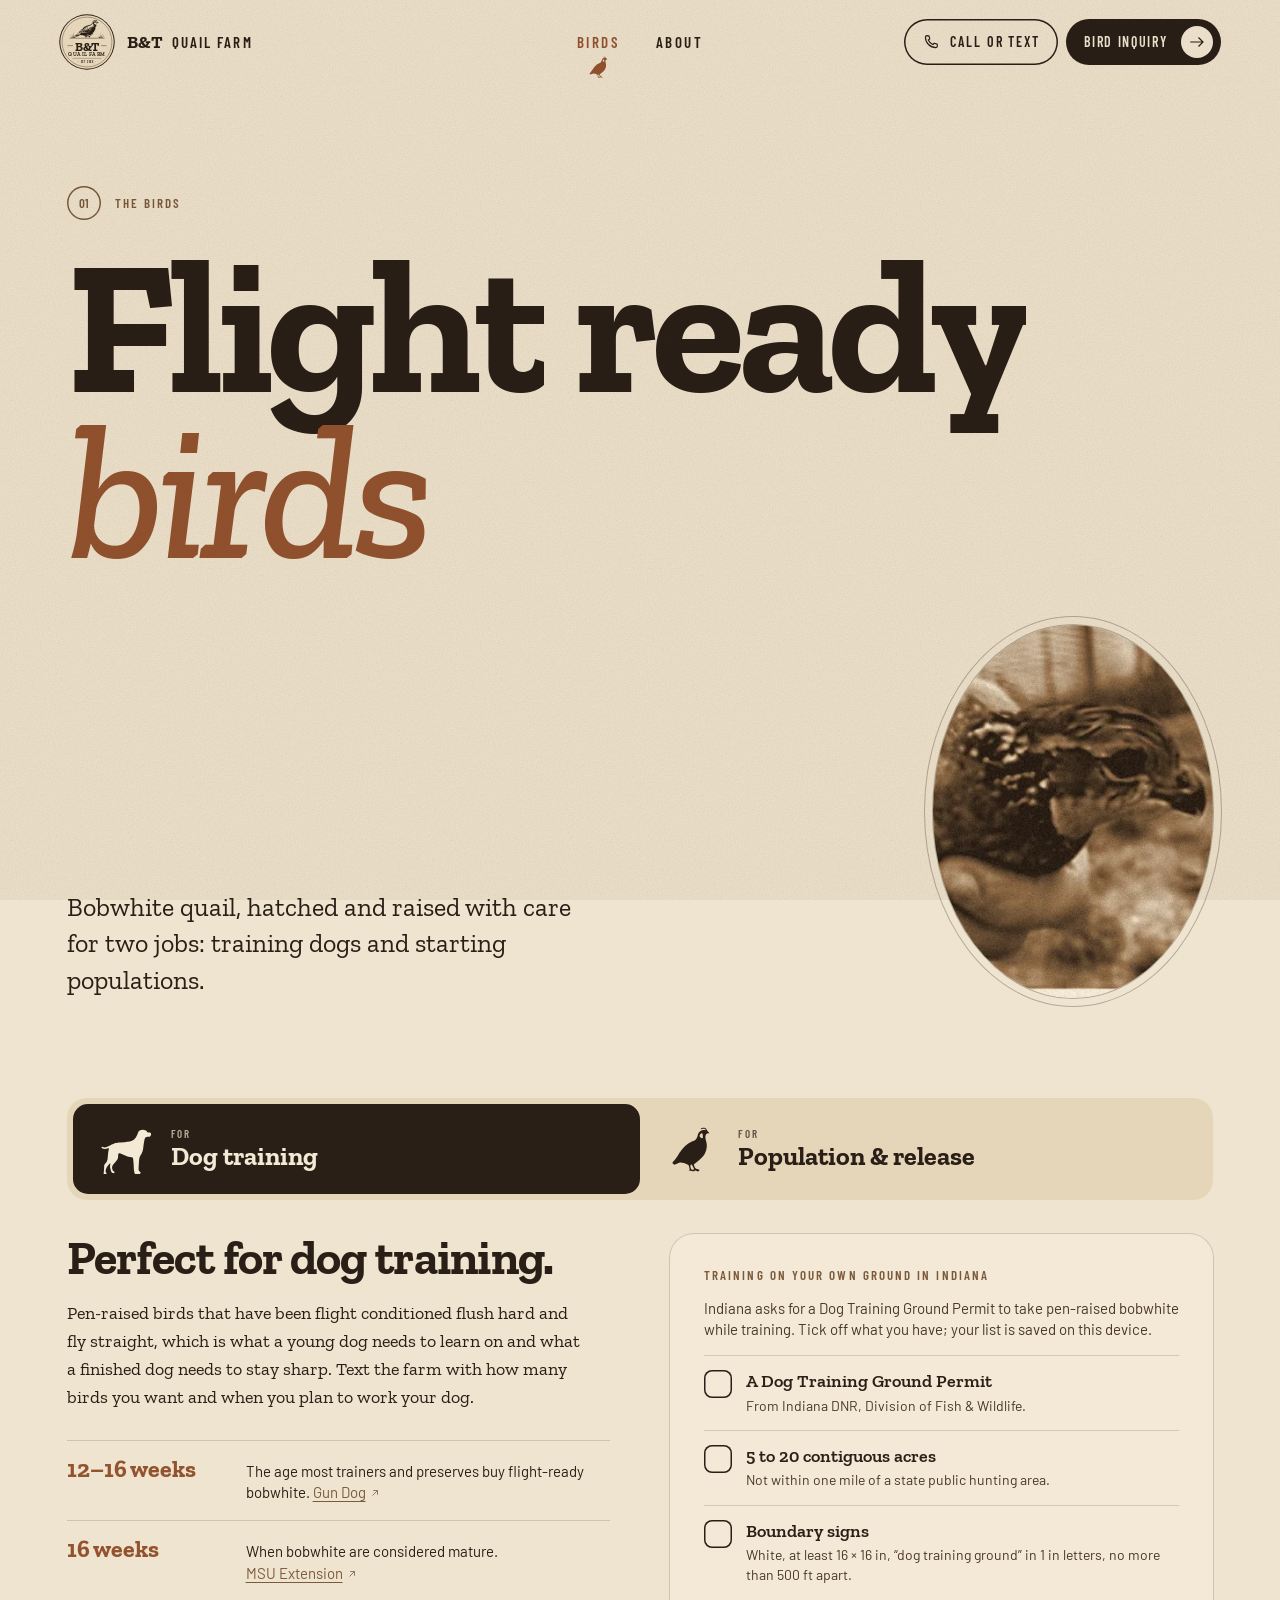
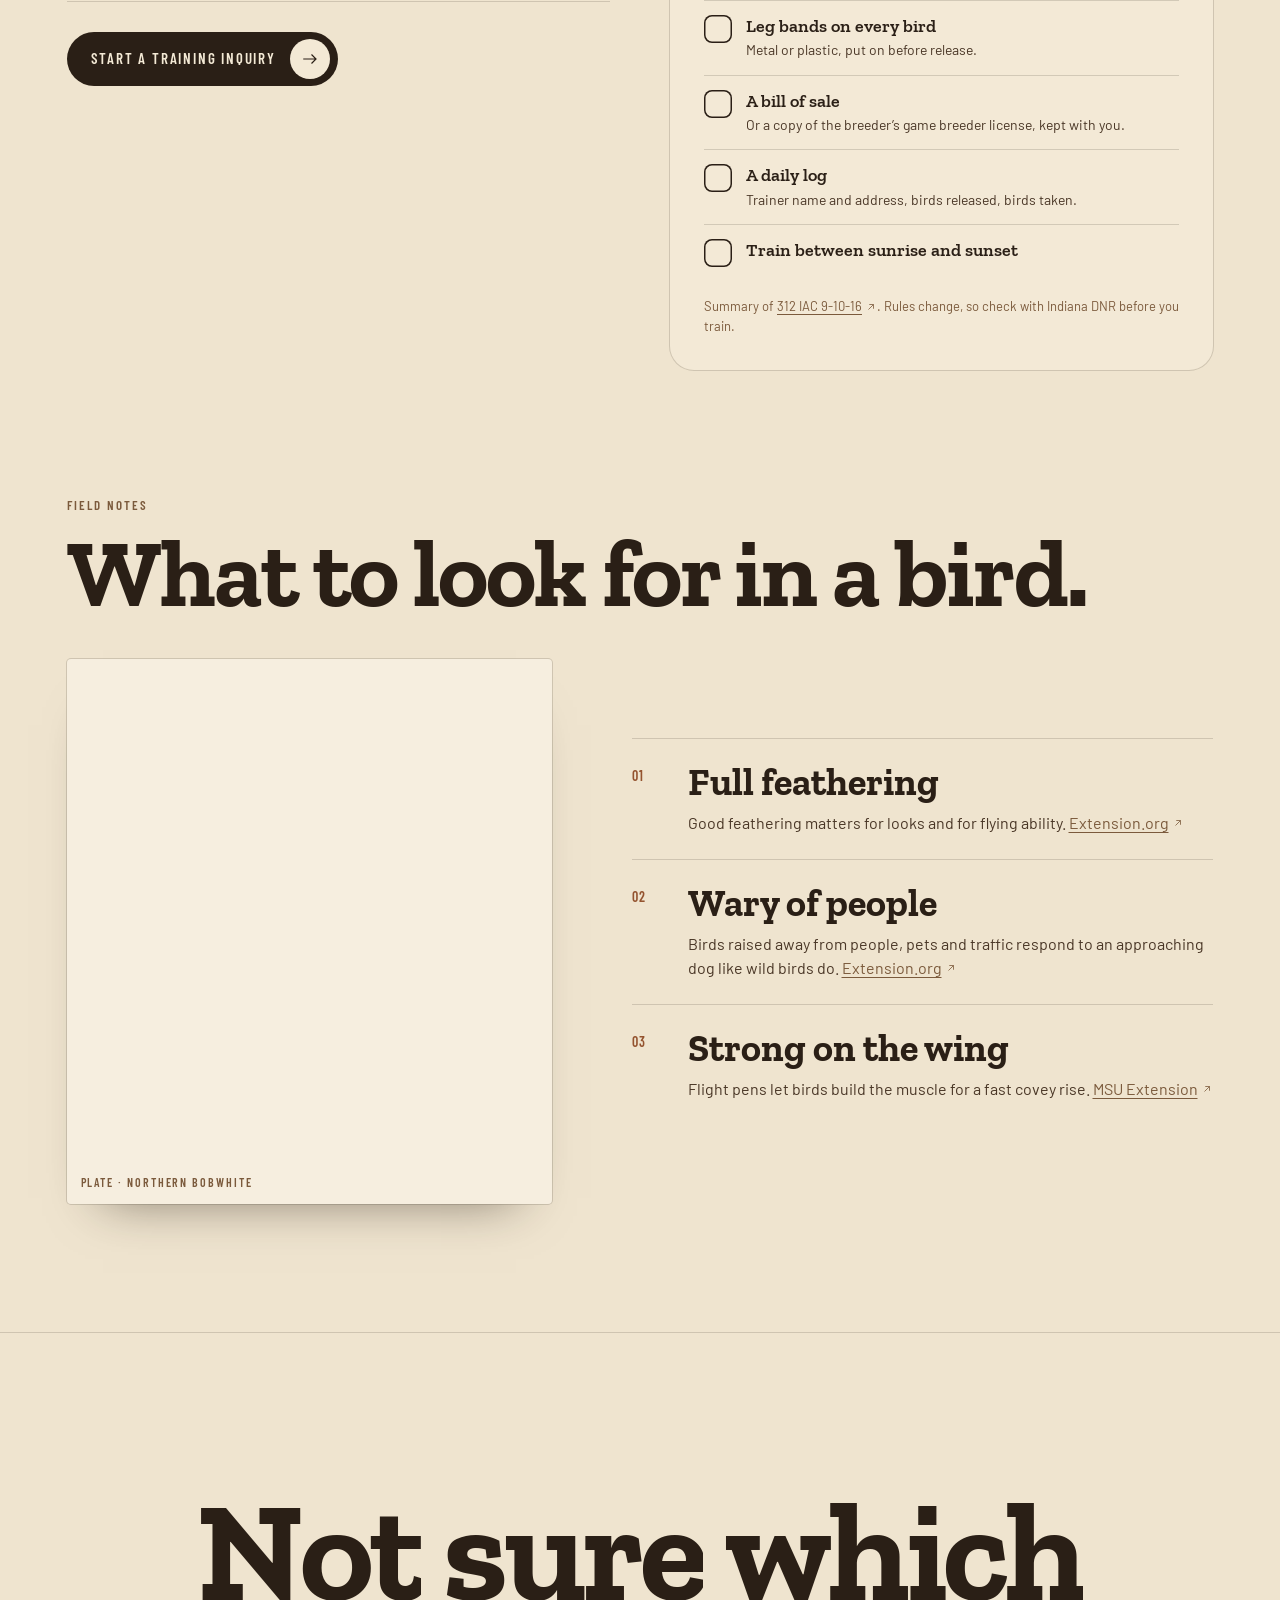
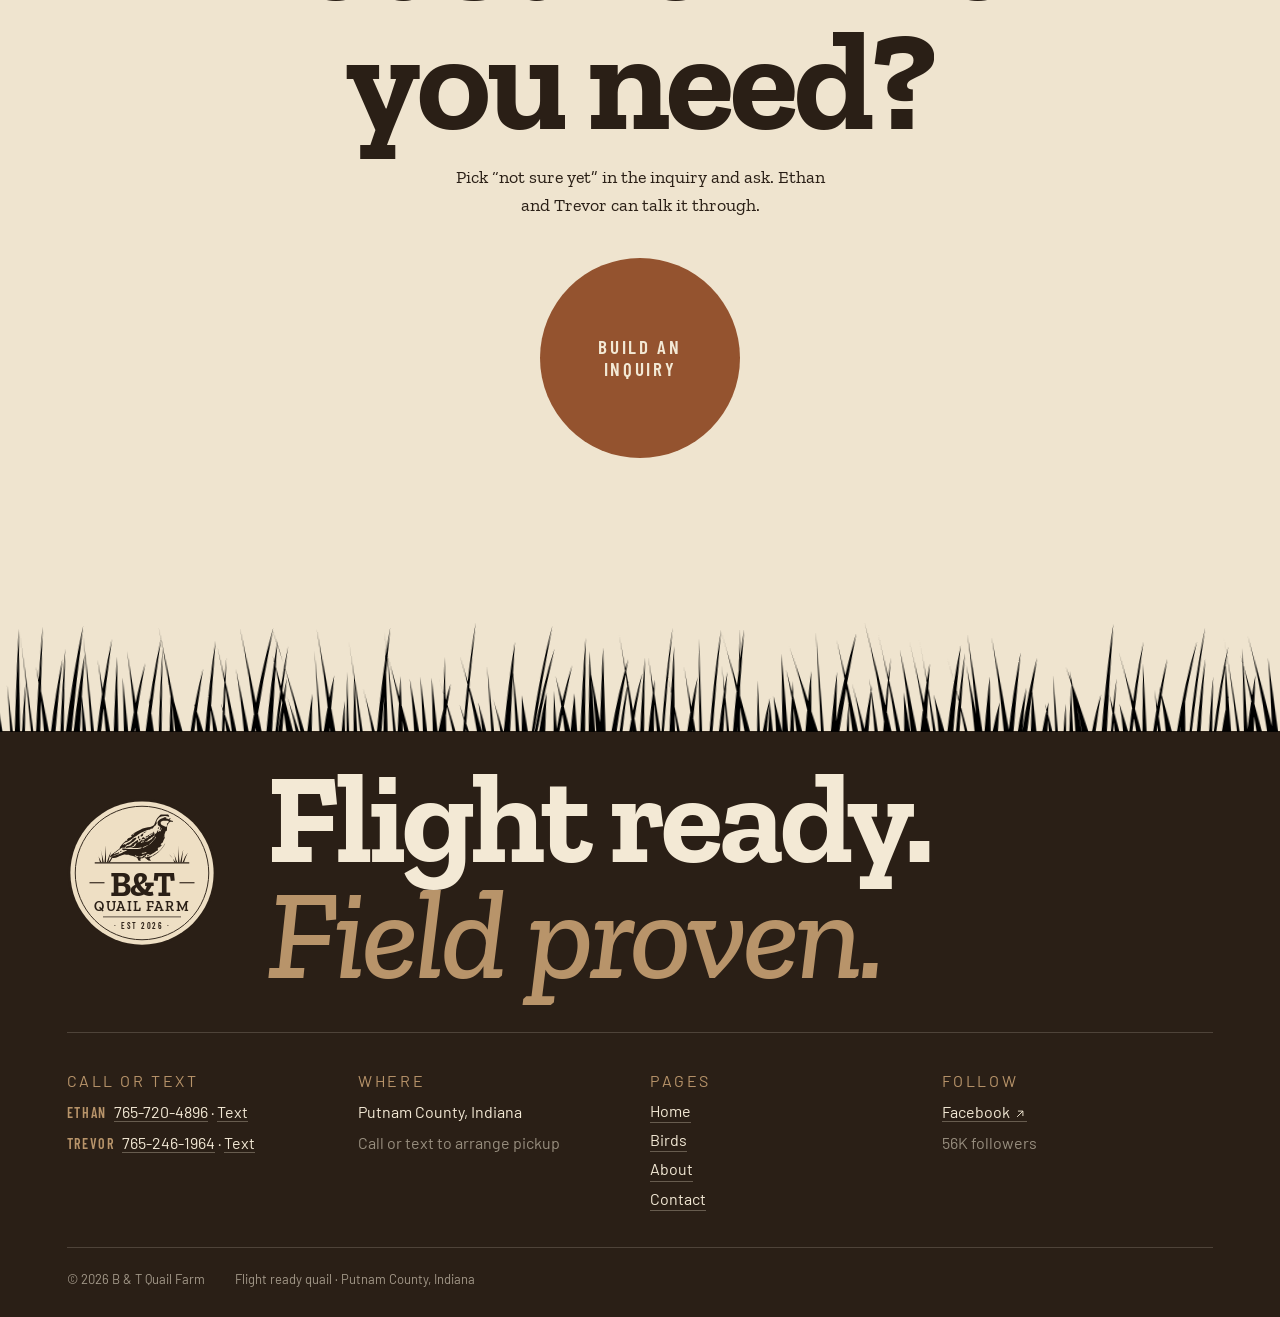
<file: birds/index.html>
<!doctype html>
<html lang="en" class="no-js">
<head>
<meta charset="utf-8">
<meta name="viewport" content="width=device-width, initial-scale=1, viewport-fit=cover">
<title>Birds · B &amp; T Quail Farm</title>
<meta name="description" content="Flight ready bobwhite quail for dog training or population release, with Indiana permit checklists.">
<meta name="theme-color" content="#EFE4CF">
<meta property="og:title" content="Birds · B &amp; T Quail Farm"><meta property="og:description" content="Flight ready bobwhite quail for dog training or population release, with Indiana permit checklists."><meta property="og:type" content="website"><meta property="og:url" content="https://justuseflint.github.io/bt-quail-farm/birds/"><meta property="og:image" content="https://justuseflint.github.io/bt-quail-farm/assets/img/og.jpg">
<meta name="twitter:card" content="summary_large_image">
<meta name="format-detection" content="telephone=no">
<link rel="canonical" href="https://justuseflint.github.io/bt-quail-farm/birds/">
<link rel="icon" href="../assets/img/favicon.png" type="image/png"><link rel="apple-touch-icon" href="../assets/img/apple-touch-icon.png">
<link rel="preconnect" href="https://fonts.googleapis.com"><link rel="preconnect" href="https://fonts.gstatic.com" crossorigin>
<link rel="stylesheet" href="https://fonts.googleapis.com/css2?family=Zilla+Slab:ital,wght@0,400;0,500;0,600;0,700;1,400;1,500;1,600&family=Barlow+Condensed:wght@500;600;700&family=Barlow:wght@400;500;600&display=swap">
<link rel="stylesheet" href="../assets/css/site.css?v=20261109c">
<script type="application/ld+json">{"@context":"https://schema.org","@type":"LocalBusiness","name":"B & T Quail Farm","description":"Flight ready quail for dog training or population purposes.","telephone":"+1-765-246-1964","areaServed":"Putnam County, Indiana","address":{"@type":"PostalAddress","addressRegion":"IN","addressCountry":"US"},"sameAs":["https://www.facebook.com/people/B-T-Quail-Farm/61564725734105/"]}</script>
<script>(function(d,w){var h=d.documentElement;h.className=h.className.replace('no-js','js');var rm=w.matchMedia&&w.matchMedia('(prefers-reduced-motion: reduce)').matches;if(!rm){h.classList.add('motion');try{if(sessionStorage.getItem('bt-pt')==='1')h.classList.add('pt-in')}catch(e){}}else{h.classList.add('no-motion')}setTimeout(function(){if(!w.__btReady){h.classList.remove('motion','pt-in');h.classList.add('no-motion')}},4500)})(document,window)</script>
</head>
<body data-page="birds">
<svg width="0" height="0" style="position:absolute" aria-hidden="true" focusable="false"><defs>
<symbol id="i-dog" viewBox="0 0 200 180"><path fill="currentColor" d="M27.5 170.8C28.0 165.7 28.4 158.8 28.5 155.5C28.7 147.0 28.6 147.4 33.0 142.6C39.5 135.5 40.9 131.2 42.0 113.8C42.6 105.3 43.8 96.2 44.7 93.3C46.8 86.7 46.3 86.2 39.7 88.5C30.6 91.6 19.0 88.8 19.0 83.6C19.0 81.2 20.7 80.8 23.9 82.5C30.0 85.6 35.3 84.6 49.7 77.5C68.5 68.2 69.2 68.0 88.5 66.9C127.8 64.7 137.3 60.7 145.9 42.7C148.0 38.2 150.1 33.0 150.4 31.3C151.7 25.4 159.4 21.0 168.3 21.0C172.1 21.0 182.0 24.6 182.0 25.9C182.0 28.2 186.4 31.0 189.8 31.0C195.6 31.0 198.3 33.4 197.5 37.9C196.3 44.6 194.9 45.6 186.9 46.3C177.3 47.1 175.7 48.7 173.1 59.9C172.0 64.6 170.6 73.9 169.9 80.5C168.4 95.9 167.0 100.9 162.0 109.3C155.3 120.3 155.0 121.7 153.5 142.9C152.0 165.8 152.1 167.2 156.6 170.8C163.6 176.4 159.9 180.0 147.1 180.0C140.5 180.0 139.1 179.7 138.5 178.2C136.7 173.5 135.1 162.5 135.1 154.0C135.0 143.0 133.3 125.5 132.0 122.2C131.3 120.6 130.2 120.0 127.7 120.0C120.4 120.0 111.9 117.6 100.0 112.0C80.4 102.9 79.0 103.1 79.0 114.9C79.0 123.5 76.4 128.8 67.4 139.0C56.9 150.9 55.7 154.3 58.5 163.8C59.7 167.7 60.8 169.4 62.9 170.5C68.1 173.1 67.4 177.0 61.7 177.0C57.6 177.0 53.4 172.5 52.5 167.0C52.1 164.5 51.1 160.8 50.4 158.6C49.2 155.4 49.2 153.6 50.2 148.9C51.8 140.8 50.7 140.6 44.3 147.5C35.3 157.0 31.5 170.0 35.9 175.6C39.0 179.5 38.6 180.0 32.4 180.0L26.7 180.0L27.5 170.8Z"/></symbol>
<symbol id="i-quail" viewBox="0 0 185 210"><path fill="currentColor" d="M95.3 197.5C93.4 196.7 90.6 196.4 88.5 196.7C84.7 197.3 84.3 196.6 86.2 192.5C87.1 190.5 87.0 188.8 85.7 184.3C84.8 181.1 83.9 177.3 83.6 175.9C82.8 172.0 75.3 167.8 62.6 164.0C49.1 160.1 46.6 160.3 33.2 166.5L22.8 171.3L18.7 168.3C16.4 166.7 14.4 164.8 14.3 164.0C14.1 163.2 17.6 158.4 22.1 153.5C26.5 148.6 32.8 140.0 36.2 134.5C48.8 113.9 53.4 107.8 66.9 93.6C72.9 87.2 88.5 77.0 98.7 72.7C112.7 66.8 116.2 62.8 120.1 48.9C123.6 36.3 126.8 31.9 135.1 28.0C141.5 25.1 142.8 24.8 148.1 25.4C153.5 26.0 154.0 25.9 154.0 24.1C154.0 20.2 144.5 18.6 137.8 21.4C133.5 23.2 131.8 22.0 134.5 19.0C136.7 16.6 144.1 15.0 148.6 16.0C153.0 17.0 157.7 21.3 159.6 26.1C160.4 28.0 163.1 31.3 165.5 33.4C171.1 38.1 171.1 39.0 165.5 39.0C153.5 39.0 149.6 52.3 156.0 71.0C161.7 87.7 159.3 108.9 149.9 125.7C144.3 135.6 130.3 149.9 115.9 160.3C103.7 169.1 103.4 169.6 105.9 175.3C107.0 177.6 108.3 180.7 108.9 182.2C110.0 185.2 113.3 187.2 122.4 190.4C129.6 193.0 130.2 194.1 125.4 197.0L121.8 199.3L116.6 197.1C110.3 194.5 109.8 194.5 107.5 197.0C105.4 199.4 100.1 199.6 95.3 197.5ZM104.9 189.2C104.9 186.1 97.1 172.1 94.6 170.5C90.6 168.1 88.7 176.6 91.4 184.3C93.6 190.2 95.7 192.0 100.7 192.0C104.7 192.0 105.0 191.8 104.9 189.2ZM142.2 56.0C142.0 54.1 141.9 49.9 141.9 46.8C142.1 34.7 132.4 36.2 128.5 48.9C127.4 52.4 135.3 60.2 139.5 59.8C142.3 59.5 142.5 59.2 142.2 56.0Z"/></symbol>
<symbol id="i-engr" viewBox="0 0 430 274"><path fill="currentColor" d="M189.5 266.0C185.0 256.8 184.0 255.7 178.5 254.0C176.3 253.3 171.3 251.0 167.5 249.0C162.8 246.4 158.1 244.8 153.0 244.0C148.9 243.3 143.3 241.9 140.7 240.9C137.9 239.8 133.4 239.0 129.9 239.0C126.6 239.0 120.9 238.5 117.2 237.9C110.8 236.8 110.1 236.9 99.0 240.5C92.7 242.5 82.1 246.6 75.5 249.5C56.5 257.8 54.2 258.4 42.8 257.7C32.1 257.1 27.7 255.4 25.0 250.8C22.7 246.6 24.4 244.9 47.7 227.0C81.5 201.0 82.0 200.6 82.0 196.5C82.0 193.7 83.2 191.6 87.7 186.3C100.5 170.9 122.5 150.0 121.9 153.7C121.2 157.6 124.1 158.2 125.8 154.5C127.3 151.2 127.3 151.0 125.5 151.0C123.3 151.0 125.7 146.5 130.4 142.1C133.3 139.3 134.9 138.6 138.4 138.5C145.2 138.2 157.5 127.0 150.9 127.0C145.9 127.0 149.5 123.1 166.7 110.3C175.5 103.8 195.4 92.6 200.5 91.4C202.2 91.1 204.8 89.9 206.5 89.0C214.4 84.3 229.8 79.5 248.5 76.0C268.1 72.2 281.4 66.5 285.4 60.2C286.7 58.1 290.1 50.5 292.9 43.3C299.5 26.6 304.0 19.6 315.4 8.8L324.5 0.0L346.1 0.0L367.6 -0.0L370.2 2.7C373.3 6.1 375.0 9.3 375.0 11.8C375.0 14.4 367.7 13.8 360.5 10.7C351.9 7.0 338.9 7.6 327.3 12.2C315.7 16.8 313.5 18.5 306.2 27.9C300.8 34.9 300.3 36.0 299.7 41.9C299.3 47.2 299.5 48.6 300.8 49.6C302.2 50.6 302.1 51.2 299.4 55.3C297.8 57.8 295.7 61.2 294.7 63.0C293.8 64.7 291.6 66.7 290.0 67.3C288.3 68.0 287.0 69.2 287.0 70.2C287.0 71.1 285.6 73.1 283.9 74.7C282.2 76.2 279.1 79.2 277.1 81.3C273.2 85.3 272.0 85.7 269.1 83.8C267.5 82.8 266.8 83.1 264.9 85.3C263.1 87.2 259.9 88.6 252.5 90.5C234.6 95.3 209.1 107.0 189.3 119.6C174.1 129.3 164.4 135.9 158.7 140.4C148.5 148.4 129.1 161.0 126.9 161.0C123.0 161.0 106.2 170.0 102.5 174.1C96.9 180.3 98.8 182.3 105.8 177.5C110.7 174.1 114.3 174.3 110.8 177.8C107.7 180.9 111.4 179.6 117.4 175.6C121.0 173.1 125.6 170.4 127.5 169.6C129.5 168.7 132.4 167.1 134.0 166.0C135.5 164.9 138.1 164.0 139.6 164.0C141.8 164.0 144.2 162.1 151.2 154.5C161.4 143.6 164.8 141.0 169.9 139.9C171.9 139.4 174.7 138.8 176.2 138.4C185.3 136.2 176.7 151.1 165.0 157.8C162.5 159.2 159.2 161.5 157.5 163.0C154.8 165.4 148.7 169.8 136.4 178.2C132.0 181.1 128.2 181.8 126.3 179.9C125.5 179.1 124.8 179.4 123.9 181.1C123.2 182.4 120.0 186.4 116.7 190.0L110.8 196.5L102.4 196.6C96.6 196.7 93.4 197.2 92.2 198.2C91.3 199.0 88.4 200.8 85.9 202.3C83.4 203.7 77.9 207.8 73.7 211.3C69.6 214.9 62.3 220.6 57.6 224.0C49.4 229.9 47.0 232.4 47.0 234.9C47.0 236.8 48.7 236.1 53.6 232.0C58.9 227.6 61.6 227.0 63.6 229.8C64.8 231.4 65.2 231.2 69.2 227.2C71.6 224.9 74.3 223.0 75.1 223.0C77.0 223.0 81.4 227.5 80.7 228.7C78.6 232.1 54.2 242.0 37.5 246.3C35.3 246.8 32.8 247.9 32.0 248.6C28.5 251.9 41.7 249.1 50.7 244.6C53.4 243.3 58.6 241.4 62.5 240.5C66.3 239.5 75.1 236.1 82.0 232.8C116.4 216.4 124.0 212.5 123.7 211.6C123.3 210.5 120.0 210.5 107.0 211.3C101.1 211.6 100.2 211.4 97.8 209.1C91.6 203.5 95.4 200.8 107.5 202.1C136.1 205.2 172.2 206.1 186.8 204.0C202.2 201.8 212.0 198.9 212.0 196.4C212.0 194.6 209.8 194.6 197.3 196.5C179.7 199.1 146.0 200.1 146.0 198.0C146.0 197.6 149.1 196.4 153.0 195.5C156.8 194.6 162.0 192.5 164.5 190.9C167.6 188.9 169.8 188.2 171.4 188.6C174.1 189.2 175.8 187.4 174.1 185.7C172.1 183.7 173.0 181.1 177.0 177.1C181.6 172.6 182.0 171.0 178.6 171.0C175.2 171.0 167.3 178.7 166.8 182.5C166.4 186.1 155.1 192.5 147.2 193.5C144.6 193.8 140.2 194.8 137.5 195.7C130.8 197.8 117.5 198.7 116.5 197.0C113.8 192.7 126.3 185.5 136.5 185.5C144.0 185.5 151.0 181.9 151.0 178.1C151.0 175.2 153.8 172.3 158.7 170.0C161.3 168.8 165.2 166.3 167.5 164.6C174.8 158.7 186.6 151.0 188.3 151.0C189.4 151.0 190.0 151.8 190.0 153.4C190.0 154.8 190.4 156.2 191.0 156.5C192.9 157.6 192.0 160.4 188.8 163.7C184.0 168.7 185.7 168.4 195.4 162.6C203.9 157.5 206.9 154.5 207.0 150.9C207.0 148.1 210.0 147.8 211.0 150.4C212.0 153.2 214.5 154.3 216.9 153.0C218.1 152.4 219.8 152.5 221.9 153.3C225.9 154.8 228.4 153.4 228.8 149.4C229.4 144.5 225.1 143.0 220.8 146.8C219.4 147.9 218.5 148.0 215.6 147.0C210.1 145.2 210.8 141.6 217.7 137.0C223.7 132.9 226.3 133.5 228.3 139.2C228.6 140.1 230.0 141.6 231.4 142.5C233.9 144.2 234.2 144.1 240.2 141.0C248.7 136.6 253.0 133.2 253.0 130.9C253.0 127.8 248.3 128.6 243.5 132.6C238.8 136.4 234.8 136.9 234.2 133.7C233.9 132.4 235.3 131.3 239.7 129.3C242.9 127.9 246.9 125.6 248.6 124.3C250.3 123.0 252.2 122.0 252.9 122.0C253.6 122.0 255.9 120.2 258.1 118.1C261.5 114.6 266.9 112.0 270.7 112.0C273.1 112.0 279.0 105.8 279.0 103.4C279.0 100.2 280.6 100.3 281.4 103.6C281.8 105.0 283.6 107.0 285.5 108.1C289.1 110.3 289.2 112.0 285.6 115.0C283.2 116.9 283.7 119.0 286.4 119.0C287.9 119.0 290.1 117.5 292.5 114.8C294.6 112.4 297.4 109.8 298.9 108.9C300.9 107.7 301.5 106.5 301.6 103.7C301.6 99.9 306.6 94.0 309.7 94.0C311.6 94.0 311.3 96.4 309.0 98.5C307.2 100.1 306.2 104.0 307.6 104.0C308.7 104.0 312.6 101.7 314.8 99.6C317.1 97.5 317.2 97.5 318.6 99.4C321.2 103.0 324.9 98.9 327.6 89.5C330.3 80.4 330.3 80.0 329.1 80.0C328.6 80.0 327.7 81.5 327.1 83.2C325.3 88.2 320.9 94.0 318.9 94.0C316.2 94.0 316.5 91.3 319.7 86.7C323.7 81.0 322.6 71.0 318.0 71.0C316.6 71.0 315.6 70.0 314.8 67.9C314.1 65.8 313.2 65.0 312.1 65.3C307.5 66.6 307.5 66.6 307.3 62.0C307.3 59.5 306.7 54.9 306.0 51.8C304.9 46.3 304.9 45.8 307.3 41.7C312.6 32.7 322.9 25.1 334.0 21.9C336.5 21.2 339.8 19.8 341.3 18.7C349.2 13.3 362.5 17.4 359.0 24.1C357.5 26.7 358.3 27.5 360.8 26.1C363.7 24.5 366.7 24.7 370.0 26.6C373.4 28.7 376.0 27.9 376.0 24.8C376.0 20.1 377.8 19.2 380.6 22.5L383.3 25.4L380.0 28.1C375.8 31.6 376.2 34.4 381.0 34.8C382.9 35.0 384.9 35.6 385.4 36.1C386.0 36.6 388.1 37.0 390.1 37.0C392.9 37.0 394.3 37.6 395.4 39.2C398.5 43.6 397.7 44.2 389.7 43.5C380.7 42.6 378.6 43.5 371.4 51.2C364.0 59.0 361.6 66.5 361.5 83.2C361.4 96.0 360.2 100.6 357.6 98.0C357.1 97.5 356.2 97.0 355.8 97.0C353.6 97.0 343.0 128.6 343.0 135.3C343.0 139.6 344.7 137.6 346.0 131.7C346.6 128.9 347.8 125.2 348.6 123.5C350.0 120.5 350.0 120.6 349.4 125.5C349.1 128.2 348.8 132.4 348.9 134.6C349.0 137.8 348.2 140.0 345.7 143.8C343.8 146.5 341.0 152.4 339.4 157.0C336.4 165.8 332.3 171.4 329.6 170.4C328.5 170.0 327.4 171.3 325.5 175.6C322.7 182.0 322.7 184.6 325.5 181.2C328.1 178.3 329.0 178.4 329.0 181.8C329.0 185.9 326.4 189.0 323.0 189.0C320.7 189.0 319.5 189.8 317.8 192.5C316.5 194.4 314.7 196.0 313.7 196.0C310.9 196.0 306.0 198.9 306.0 200.5C306.0 201.3 306.7 202.0 307.5 202.0C309.1 202.0 309.5 204.1 308.2 205.4C307.8 205.8 307.0 208.3 306.5 210.8C305.5 215.3 305.3 215.5 302.4 215.2C299.8 215.0 298.2 215.9 292.7 220.9C289.1 224.1 283.3 228.2 279.8 229.9C272.9 233.3 272.0 233.9 264.4 238.7C261.2 240.6 258.5 241.7 257.2 241.4C255.9 241.0 254.1 241.9 251.7 243.9C248.0 247.2 243.3 248.0 242.4 245.5C241.5 243.2 243.6 241.4 248.8 240.0C255.9 238.2 258.0 237.2 258.0 235.5C258.0 233.6 254.9 233.6 246.8 235.6C240.5 237.1 237.0 239.7 237.0 242.9C236.9 245.7 233.4 249.3 228.9 250.9C225.8 252.1 224.4 253.2 224.0 255.0C223.3 257.8 215.9 260.2 210.7 259.2C205.2 258.3 202.3 264.4 205.0 271.4L206.0 274.0L199.7 274.0L193.4 274.0L189.5 266.0ZM251.0 273.2C251.0 272.8 248.2 270.2 244.9 267.5C241.5 264.8 238.2 262.0 237.6 261.4C235.5 259.4 232.2 258.0 229.6 258.0C226.6 258.0 226.3 256.9 228.8 254.8C230.0 253.7 232.3 253.3 236.8 253.5C241.6 253.7 243.6 253.4 245.3 252.0C246.8 250.8 248.5 250.4 250.7 250.7C253.1 251.1 254.1 250.8 254.6 249.6C255.1 248.4 256.0 248.1 258.9 248.6C261.9 249.1 263.2 248.7 265.6 246.7C267.3 245.3 269.9 244.3 271.9 244.2C274.1 244.2 276.6 243.0 279.1 241.1C281.2 239.4 283.9 237.6 285.2 237.1C288.5 235.9 309.2 221.8 315.2 216.7C322.1 211.0 338.5 190.2 345.1 178.8C349.5 171.3 351.3 169.5 350.1 173.8C346.9 184.9 324.0 213.6 309.1 225.3C299.3 233.0 281.4 244.7 274.5 248.0C267.9 251.1 258.0 259.5 258.0 261.8C258.0 262.5 259.5 264.7 261.3 266.7C268.1 274.5 268.2 274.0 259.1 274.0C254.7 274.0 251.0 273.7 251.0 273.2ZM214.8 253.4C216.0 253.0 217.0 252.0 217.0 251.0C217.0 249.0 221.4 245.0 223.5 245.0C225.1 245.0 230.0 241.2 230.0 239.9C230.0 238.1 226.1 239.0 221.3 242.0C215.1 245.8 202.8 250.0 197.6 250.0L193.5 250.1L195.9 252.0C198.3 254.0 209.3 254.8 214.8 253.4ZM191.2 250.6C193.4 249.0 192.5 248.0 189.1 248.0C186.2 248.0 176.1 245.5 175.2 244.5C174.8 244.2 175.1 243.0 175.8 242.0C177.3 239.6 175.5 239.2 172.6 241.3C169.6 243.5 171.1 246.3 176.9 249.2C182.8 252.2 188.4 252.7 191.2 250.6ZM220.7 231.9C222.2 231.2 226.1 230.4 229.4 229.9C235.0 229.2 240.0 226.7 240.4 224.5C240.6 222.7 235.2 222.8 229.2 224.6C226.1 225.6 222.6 226.5 221.5 226.5C220.4 226.6 218.3 226.7 216.8 226.8C214.9 226.9 213.6 227.9 212.5 230.0L210.9 233.0L214.4 233.0C216.3 233.0 219.1 232.5 220.7 231.9ZM84.2 221.3C80.9 220.0 85.2 215.0 89.7 215.0C91.4 215.0 92.0 215.6 92.0 217.1C92.0 220.6 87.9 222.8 84.2 221.3ZM234.5 190.8C246.1 185.4 251.0 182.5 251.0 180.9C251.0 179.5 248.0 180.5 238.5 185.0C234.1 187.1 228.0 189.6 225.0 190.5C218.5 192.6 215.3 194.9 217.2 196.2C219.1 197.4 222.3 196.4 234.5 190.8ZM259.1 176.2C269.4 169.6 296.0 138.1 296.0 132.6C295.9 130.7 295.6 130.8 293.0 133.8C291.3 135.6 290.0 137.8 290.0 138.7C290.0 140.7 286.1 146.1 280.4 152.0C266.3 166.6 261.9 170.9 257.5 174.7C251.7 179.5 252.6 180.3 259.1 176.2ZM213.4 165.5C213.8 164.3 214.9 164.1 217.8 164.6C222.0 165.3 224.7 163.3 223.6 160.5C222.7 158.0 219.9 157.5 216.8 159.3C215.1 160.2 212.8 161.0 211.5 161.0C208.6 161.0 205.9 163.5 206.6 165.5C207.4 167.5 212.6 167.4 213.4 165.5ZM240.5 161.0C240.8 160.4 243.4 160.0 246.3 160.0C250.9 160.0 251.8 159.6 255.1 156.2C261.7 149.5 267.0 146.0 270.5 146.0C274.3 146.0 276.0 144.2 273.8 142.6C271.5 140.9 272.7 139.2 278.0 136.5C282.9 134.0 288.0 128.9 288.0 126.4C288.0 123.8 283.8 124.9 280.5 128.4C278.8 130.3 275.3 132.8 272.9 134.0C270.5 135.3 266.6 138.0 264.3 140.1C262.1 142.1 258.4 144.8 256.2 145.9C254.0 147.0 251.9 148.8 251.5 149.9C251.2 150.9 249.8 152.1 248.4 152.4C247.0 152.8 245.1 154.4 244.2 156.0C242.6 158.8 242.1 159.0 237.5 158.7C233.5 158.5 232.5 158.8 232.2 160.2C231.8 162.2 239.3 162.9 240.5 161.0ZM195.5 150.6C193.2 146.3 194.0 144.4 198.5 143.6C205.2 142.3 206.6 145.2 201.9 150.5C198.1 154.8 197.8 154.8 195.5 150.6ZM189.0 141.1C187.2 137.7 187.9 134.2 191.2 129.5C194.7 124.5 197.7 123.8 197.2 128.0C197.1 129.4 197.0 132.4 197.0 134.8C197.0 137.2 196.5 140.0 196.0 141.0C194.6 143.6 190.4 143.6 189.0 141.1ZM205.1 128.6C204.2 127.5 204.0 126.3 204.6 125.1C206.1 122.0 216.9 112.7 218.4 113.3C220.9 114.3 221.4 121.0 219.2 123.9C215.8 128.6 207.4 131.4 205.1 128.6ZM265.1 124.8C266.7 123.0 268.7 120.7 269.5 119.8C270.3 118.8 272.0 118.0 273.3 118.0C275.8 118.0 280.0 115.4 280.0 113.9C280.0 111.8 273.3 113.1 269.4 115.9C267.3 117.5 263.2 119.5 260.5 120.3C255.3 121.8 253.8 123.9 256.0 126.5C258.1 129.0 261.9 128.2 265.1 124.8ZM163.8 119.2C169.4 115.4 170.5 113.0 166.6 113.0C164.2 113.0 156.0 120.8 156.0 123.0C156.0 124.3 156.7 124.0 163.8 119.2ZM221.0 110.5C221.0 107.2 230.9 101.3 237.9 100.3L241.5 99.8L238.2 102.9C236.4 104.6 233.9 106.0 232.5 106.0C231.2 106.0 228.5 107.3 226.7 109.0C222.9 112.3 221.0 112.8 221.0 110.5ZM307.0 85.0C307.0 82.2 312.4 74.0 314.2 74.0C316.3 74.0 314.9 81.2 312.4 83.5C309.6 86.1 307.0 86.8 307.0 85.0ZM360.0 71.6C360.0 71.5 360.5 68.8 361.1 65.6C361.9 61.2 361.8 59.5 360.9 58.4C359.1 56.2 361.4 52.6 367.7 48.3C373.8 44.1 373.9 44.0 370.4 40.1L367.8 37.1L356.6 37.5C350.5 37.8 344.1 37.5 342.3 36.9C339.4 36.0 338.2 36.3 331.8 39.7L324.5 43.5L324.2 49.0C323.8 57.1 326.3 60.4 336.9 65.7C348.2 71.4 356.0 74.0 358.2 72.8C359.2 72.3 360.0 71.8 360.0 71.6Z"/></symbol>
<symbol id="i-fly-up" viewBox="0 0 120 82"><g fill="currentColor"><path d="M66 34 C 66 25, 68 15, 74 7 C 76 13, 80 17, 84 21 C 82 26, 80 30, 78 34 Z" opacity=".55"/><path d="M30 48 L 10 44.5 L 13 50.5 L 8.5 56 L 30 56 Z"/><path d="M26 46 C 36 34, 56 28, 74 31 C 80 26, 90 24, 97 28.5 C 101 31, 103 34, 104 36.5 L 110.5 39.5 L 103 42 C 101 47, 96 51, 88 54 C 76 61, 56 64, 42 60 C 34 58, 28 56.5, 22 56 Z"/></g><path d="M86.5 30.5 C 91 28.5, 97 29, 101.5 33" fill="none" stroke="var(--stripe,#EEDFC4)" stroke-width="1.8" stroke-linecap="round"/><path d="M93 42.5 C 97 44, 100 43.5, 102 42" fill="none" stroke="var(--stripe,#EEDFC4)" stroke-width="1.6" stroke-linecap="round"/><path fill="currentColor" d="M60 38 C 56 29, 49 17, 38 5 C 43 5.5, 47 6.5, 50 9 C 51 5.5, 55 5, 58 7.5 C 59.5 4.5, 64 4.5, 66 8 C 68 6.5, 71.5 7.5, 72.5 11 C 76 19, 79 29, 79.5 37 C 73 40.5, 66 41, 60 38 Z"/></symbol>
<symbol id="i-fly-dn" viewBox="0 0 120 82"><g fill="currentColor"><path d="M30 48 L 10 44.5 L 13 50.5 L 8.5 56 L 30 56 Z"/><path d="M26 46 C 36 34, 56 28, 74 31 C 80 26, 90 24, 97 28.5 C 101 31, 103 34, 104 36.5 L 110.5 39.5 L 103 42 C 101 47, 96 51, 88 54 C 76 61, 56 64, 42 60 C 34 58, 28 56.5, 22 56 Z"/></g><path d="M86.5 30.5 C 91 28.5, 97 29, 101.5 33" fill="none" stroke="var(--stripe,#EEDFC4)" stroke-width="1.8" stroke-linecap="round"/><path d="M93 42.5 C 97 44, 100 43.5, 102 42" fill="none" stroke="var(--stripe,#EEDFC4)" stroke-width="1.6" stroke-linecap="round"/><path fill="currentColor" d="M58 48 C 54 58, 50 68, 42 79 C 46 78, 49 77, 51 74.5 C 53 77, 57 76, 59 73.5 C 61.5 75, 65 73.5, 66 70.5 C 69 70.5, 71.5 68, 72 65 C 75 60, 78 55, 80 50 C 72 52, 64 51, 58 48 Z"/></symbol>
<symbol id="badge" viewBox="0 0 400 400">
 <circle cx="200" cy="200" r="198" fill="#2A1F16"/><circle cx="200" cy="200" r="191" fill="#EEDFC4"/><circle cx="200" cy="200" r="178" fill="none" stroke="#2A1F16" stroke-width="2.5"/>
 <g fill="#2A1F16"><path d="M94 172Q94.2 151.6 90 138Q94.6 155 98 172ZM100 172Q102.6 144.4 104 126Q103.8 149 104 172ZM106 172Q111 154 118 142Q113 157 110 172ZM88 172Q86.4 156.4 78 146Q86.2 159 92 172ZM110 172Q116.8 158.8 128 150Q119.4 161 114 172ZM302 172Q305.8 151.6 310 138Q307.4 155 306 172ZM296 172Q297.4 144.4 296 126Q298.2 149 300 172ZM290 172Q289 154 282 142Q289 157 294 172ZM308 172Q313.6 156.4 322 146Q315.8 159 312 172ZM286 172Q283.2 158.8 272 150Q282.6 161 290 172Z"/></g>
 <g transform="translate(104 44) scale(.45)" fill="#2A1F16"><path d="M189.5 266.0C185.0 256.8 184.0 255.7 178.5 254.0C176.3 253.3 171.3 251.0 167.5 249.0C162.8 246.4 158.1 244.8 153.0 244.0C148.9 243.3 143.3 241.9 140.7 240.9C137.9 239.8 133.4 239.0 129.9 239.0C126.6 239.0 120.9 238.5 117.2 237.9C110.8 236.8 110.1 236.9 99.0 240.5C92.7 242.5 82.1 246.6 75.5 249.5C56.5 257.8 54.2 258.4 42.8 257.7C32.1 257.1 27.7 255.4 25.0 250.8C22.7 246.6 24.4 244.9 47.7 227.0C81.5 201.0 82.0 200.6 82.0 196.5C82.0 193.7 83.2 191.6 87.7 186.3C100.5 170.9 122.5 150.0 121.9 153.7C121.2 157.6 124.1 158.2 125.8 154.5C127.3 151.2 127.3 151.0 125.5 151.0C123.3 151.0 125.7 146.5 130.4 142.1C133.3 139.3 134.9 138.6 138.4 138.5C145.2 138.2 157.5 127.0 150.9 127.0C145.9 127.0 149.5 123.1 166.7 110.3C175.5 103.8 195.4 92.6 200.5 91.4C202.2 91.1 204.8 89.9 206.5 89.0C214.4 84.3 229.8 79.5 248.5 76.0C268.1 72.2 281.4 66.5 285.4 60.2C286.7 58.1 290.1 50.5 292.9 43.3C299.5 26.6 304.0 19.6 315.4 8.8L324.5 0.0L346.1 0.0L367.6 -0.0L370.2 2.7C373.3 6.1 375.0 9.3 375.0 11.8C375.0 14.4 367.7 13.8 360.5 10.7C351.9 7.0 338.9 7.6 327.3 12.2C315.7 16.8 313.5 18.5 306.2 27.9C300.8 34.9 300.3 36.0 299.7 41.9C299.3 47.2 299.5 48.6 300.8 49.6C302.2 50.6 302.1 51.2 299.4 55.3C297.8 57.8 295.7 61.2 294.7 63.0C293.8 64.7 291.6 66.7 290.0 67.3C288.3 68.0 287.0 69.2 287.0 70.2C287.0 71.1 285.6 73.1 283.9 74.7C282.2 76.2 279.1 79.2 277.1 81.3C273.2 85.3 272.0 85.7 269.1 83.8C267.5 82.8 266.8 83.1 264.9 85.3C263.1 87.2 259.9 88.6 252.5 90.5C234.6 95.3 209.1 107.0 189.3 119.6C174.1 129.3 164.4 135.9 158.7 140.4C148.5 148.4 129.1 161.0 126.9 161.0C123.0 161.0 106.2 170.0 102.5 174.1C96.9 180.3 98.8 182.3 105.8 177.5C110.7 174.1 114.3 174.3 110.8 177.8C107.7 180.9 111.4 179.6 117.4 175.6C121.0 173.1 125.6 170.4 127.5 169.6C129.5 168.7 132.4 167.1 134.0 166.0C135.5 164.9 138.1 164.0 139.6 164.0C141.8 164.0 144.2 162.1 151.2 154.5C161.4 143.6 164.8 141.0 169.9 139.9C171.9 139.4 174.7 138.8 176.2 138.4C185.3 136.2 176.7 151.1 165.0 157.8C162.5 159.2 159.2 161.5 157.5 163.0C154.8 165.4 148.7 169.8 136.4 178.2C132.0 181.1 128.2 181.8 126.3 179.9C125.5 179.1 124.8 179.4 123.9 181.1C123.2 182.4 120.0 186.4 116.7 190.0L110.8 196.5L102.4 196.6C96.6 196.7 93.4 197.2 92.2 198.2C91.3 199.0 88.4 200.8 85.9 202.3C83.4 203.7 77.9 207.8 73.7 211.3C69.6 214.9 62.3 220.6 57.6 224.0C49.4 229.9 47.0 232.4 47.0 234.9C47.0 236.8 48.7 236.1 53.6 232.0C58.9 227.6 61.6 227.0 63.6 229.8C64.8 231.4 65.2 231.2 69.2 227.2C71.6 224.9 74.3 223.0 75.1 223.0C77.0 223.0 81.4 227.5 80.7 228.7C78.6 232.1 54.2 242.0 37.5 246.3C35.3 246.8 32.8 247.9 32.0 248.6C28.5 251.9 41.7 249.1 50.7 244.6C53.4 243.3 58.6 241.4 62.5 240.5C66.3 239.5 75.1 236.1 82.0 232.8C116.4 216.4 124.0 212.5 123.7 211.6C123.3 210.5 120.0 210.5 107.0 211.3C101.1 211.6 100.2 211.4 97.8 209.1C91.6 203.5 95.4 200.8 107.5 202.1C136.1 205.2 172.2 206.1 186.8 204.0C202.2 201.8 212.0 198.9 212.0 196.4C212.0 194.6 209.8 194.6 197.3 196.5C179.7 199.1 146.0 200.1 146.0 198.0C146.0 197.6 149.1 196.4 153.0 195.5C156.8 194.6 162.0 192.5 164.5 190.9C167.6 188.9 169.8 188.2 171.4 188.6C174.1 189.2 175.8 187.4 174.1 185.7C172.1 183.7 173.0 181.1 177.0 177.1C181.6 172.6 182.0 171.0 178.6 171.0C175.2 171.0 167.3 178.7 166.8 182.5C166.4 186.1 155.1 192.5 147.2 193.5C144.6 193.8 140.2 194.8 137.5 195.7C130.8 197.8 117.5 198.7 116.5 197.0C113.8 192.7 126.3 185.5 136.5 185.5C144.0 185.5 151.0 181.9 151.0 178.1C151.0 175.2 153.8 172.3 158.7 170.0C161.3 168.8 165.2 166.3 167.5 164.6C174.8 158.7 186.6 151.0 188.3 151.0C189.4 151.0 190.0 151.8 190.0 153.4C190.0 154.8 190.4 156.2 191.0 156.5C192.9 157.6 192.0 160.4 188.8 163.7C184.0 168.7 185.7 168.4 195.4 162.6C203.9 157.5 206.9 154.5 207.0 150.9C207.0 148.1 210.0 147.8 211.0 150.4C212.0 153.2 214.5 154.3 216.9 153.0C218.1 152.4 219.8 152.5 221.9 153.3C225.9 154.8 228.4 153.4 228.8 149.4C229.4 144.5 225.1 143.0 220.8 146.8C219.4 147.9 218.5 148.0 215.6 147.0C210.1 145.2 210.8 141.6 217.7 137.0C223.7 132.9 226.3 133.5 228.3 139.2C228.6 140.1 230.0 141.6 231.4 142.5C233.9 144.2 234.2 144.1 240.2 141.0C248.7 136.6 253.0 133.2 253.0 130.9C253.0 127.8 248.3 128.6 243.5 132.6C238.8 136.4 234.8 136.9 234.2 133.7C233.9 132.4 235.3 131.3 239.7 129.3C242.9 127.9 246.9 125.6 248.6 124.3C250.3 123.0 252.2 122.0 252.9 122.0C253.6 122.0 255.9 120.2 258.1 118.1C261.5 114.6 266.9 112.0 270.7 112.0C273.1 112.0 279.0 105.8 279.0 103.4C279.0 100.2 280.6 100.3 281.4 103.6C281.8 105.0 283.6 107.0 285.5 108.1C289.1 110.3 289.2 112.0 285.6 115.0C283.2 116.9 283.7 119.0 286.4 119.0C287.9 119.0 290.1 117.5 292.5 114.8C294.6 112.4 297.4 109.8 298.9 108.9C300.9 107.7 301.5 106.5 301.6 103.7C301.6 99.9 306.6 94.0 309.7 94.0C311.6 94.0 311.3 96.4 309.0 98.5C307.2 100.1 306.2 104.0 307.6 104.0C308.7 104.0 312.6 101.7 314.8 99.6C317.1 97.5 317.2 97.5 318.6 99.4C321.2 103.0 324.9 98.9 327.6 89.5C330.3 80.4 330.3 80.0 329.1 80.0C328.6 80.0 327.7 81.5 327.1 83.2C325.3 88.2 320.9 94.0 318.9 94.0C316.2 94.0 316.5 91.3 319.7 86.7C323.7 81.0 322.6 71.0 318.0 71.0C316.6 71.0 315.6 70.0 314.8 67.9C314.1 65.8 313.2 65.0 312.1 65.3C307.5 66.6 307.5 66.6 307.3 62.0C307.3 59.5 306.7 54.9 306.0 51.8C304.9 46.3 304.9 45.8 307.3 41.7C312.6 32.7 322.9 25.1 334.0 21.9C336.5 21.2 339.8 19.8 341.3 18.7C349.2 13.3 362.5 17.4 359.0 24.1C357.5 26.7 358.3 27.5 360.8 26.1C363.7 24.5 366.7 24.7 370.0 26.6C373.4 28.7 376.0 27.9 376.0 24.8C376.0 20.1 377.8 19.2 380.6 22.5L383.3 25.4L380.0 28.1C375.8 31.6 376.2 34.4 381.0 34.8C382.9 35.0 384.9 35.6 385.4 36.1C386.0 36.6 388.1 37.0 390.1 37.0C392.9 37.0 394.3 37.6 395.4 39.2C398.5 43.6 397.7 44.2 389.7 43.5C380.7 42.6 378.6 43.5 371.4 51.2C364.0 59.0 361.6 66.5 361.5 83.2C361.4 96.0 360.2 100.6 357.6 98.0C357.1 97.5 356.2 97.0 355.8 97.0C353.6 97.0 343.0 128.6 343.0 135.3C343.0 139.6 344.7 137.6 346.0 131.7C346.6 128.9 347.8 125.2 348.6 123.5C350.0 120.5 350.0 120.6 349.4 125.5C349.1 128.2 348.8 132.4 348.9 134.6C349.0 137.8 348.2 140.0 345.7 143.8C343.8 146.5 341.0 152.4 339.4 157.0C336.4 165.8 332.3 171.4 329.6 170.4C328.5 170.0 327.4 171.3 325.5 175.6C322.7 182.0 322.7 184.6 325.5 181.2C328.1 178.3 329.0 178.4 329.0 181.8C329.0 185.9 326.4 189.0 323.0 189.0C320.7 189.0 319.5 189.8 317.8 192.5C316.5 194.4 314.7 196.0 313.7 196.0C310.9 196.0 306.0 198.9 306.0 200.5C306.0 201.3 306.7 202.0 307.5 202.0C309.1 202.0 309.5 204.1 308.2 205.4C307.8 205.8 307.0 208.3 306.5 210.8C305.5 215.3 305.3 215.5 302.4 215.2C299.8 215.0 298.2 215.9 292.7 220.9C289.1 224.1 283.3 228.2 279.8 229.9C272.9 233.3 272.0 233.9 264.4 238.7C261.2 240.6 258.5 241.7 257.2 241.4C255.9 241.0 254.1 241.9 251.7 243.9C248.0 247.2 243.3 248.0 242.4 245.5C241.5 243.2 243.6 241.4 248.8 240.0C255.9 238.2 258.0 237.2 258.0 235.5C258.0 233.6 254.9 233.6 246.8 235.6C240.5 237.1 237.0 239.7 237.0 242.9C236.9 245.7 233.4 249.3 228.9 250.9C225.8 252.1 224.4 253.2 224.0 255.0C223.3 257.8 215.9 260.2 210.7 259.2C205.2 258.3 202.3 264.4 205.0 271.4L206.0 274.0L199.7 274.0L193.4 274.0L189.5 266.0ZM251.0 273.2C251.0 272.8 248.2 270.2 244.9 267.5C241.5 264.8 238.2 262.0 237.6 261.4C235.5 259.4 232.2 258.0 229.6 258.0C226.6 258.0 226.3 256.9 228.8 254.8C230.0 253.7 232.3 253.3 236.8 253.5C241.6 253.7 243.6 253.4 245.3 252.0C246.8 250.8 248.5 250.4 250.7 250.7C253.1 251.1 254.1 250.8 254.6 249.6C255.1 248.4 256.0 248.1 258.9 248.6C261.9 249.1 263.2 248.7 265.6 246.7C267.3 245.3 269.9 244.3 271.9 244.2C274.1 244.2 276.6 243.0 279.1 241.1C281.2 239.4 283.9 237.6 285.2 237.1C288.5 235.9 309.2 221.8 315.2 216.7C322.1 211.0 338.5 190.2 345.1 178.8C349.5 171.3 351.3 169.5 350.1 173.8C346.9 184.9 324.0 213.6 309.1 225.3C299.3 233.0 281.4 244.7 274.5 248.0C267.9 251.1 258.0 259.5 258.0 261.8C258.0 262.5 259.5 264.7 261.3 266.7C268.1 274.5 268.2 274.0 259.1 274.0C254.7 274.0 251.0 273.7 251.0 273.2ZM214.8 253.4C216.0 253.0 217.0 252.0 217.0 251.0C217.0 249.0 221.4 245.0 223.5 245.0C225.1 245.0 230.0 241.2 230.0 239.9C230.0 238.1 226.1 239.0 221.3 242.0C215.1 245.8 202.8 250.0 197.6 250.0L193.5 250.1L195.9 252.0C198.3 254.0 209.3 254.8 214.8 253.4ZM191.2 250.6C193.4 249.0 192.5 248.0 189.1 248.0C186.2 248.0 176.1 245.5 175.2 244.5C174.8 244.2 175.1 243.0 175.8 242.0C177.3 239.6 175.5 239.2 172.6 241.3C169.6 243.5 171.1 246.3 176.9 249.2C182.8 252.2 188.4 252.7 191.2 250.6ZM220.7 231.9C222.2 231.2 226.1 230.4 229.4 229.9C235.0 229.2 240.0 226.7 240.4 224.5C240.6 222.7 235.2 222.8 229.2 224.6C226.1 225.6 222.6 226.5 221.5 226.5C220.4 226.6 218.3 226.7 216.8 226.8C214.9 226.9 213.6 227.9 212.5 230.0L210.9 233.0L214.4 233.0C216.3 233.0 219.1 232.5 220.7 231.9ZM84.2 221.3C80.9 220.0 85.2 215.0 89.7 215.0C91.4 215.0 92.0 215.6 92.0 217.1C92.0 220.6 87.9 222.8 84.2 221.3ZM234.5 190.8C246.1 185.4 251.0 182.5 251.0 180.9C251.0 179.5 248.0 180.5 238.5 185.0C234.1 187.1 228.0 189.6 225.0 190.5C218.5 192.6 215.3 194.9 217.2 196.2C219.1 197.4 222.3 196.4 234.5 190.8ZM259.1 176.2C269.4 169.6 296.0 138.1 296.0 132.6C295.9 130.7 295.6 130.8 293.0 133.8C291.3 135.6 290.0 137.8 290.0 138.7C290.0 140.7 286.1 146.1 280.4 152.0C266.3 166.6 261.9 170.9 257.5 174.7C251.7 179.5 252.6 180.3 259.1 176.2ZM213.4 165.5C213.8 164.3 214.9 164.1 217.8 164.6C222.0 165.3 224.7 163.3 223.6 160.5C222.7 158.0 219.9 157.5 216.8 159.3C215.1 160.2 212.8 161.0 211.5 161.0C208.6 161.0 205.9 163.5 206.6 165.5C207.4 167.5 212.6 167.4 213.4 165.5ZM240.5 161.0C240.8 160.4 243.4 160.0 246.3 160.0C250.9 160.0 251.8 159.6 255.1 156.2C261.7 149.5 267.0 146.0 270.5 146.0C274.3 146.0 276.0 144.2 273.8 142.6C271.5 140.9 272.7 139.2 278.0 136.5C282.9 134.0 288.0 128.9 288.0 126.4C288.0 123.8 283.8 124.9 280.5 128.4C278.8 130.3 275.3 132.8 272.9 134.0C270.5 135.3 266.6 138.0 264.3 140.1C262.1 142.1 258.4 144.8 256.2 145.9C254.0 147.0 251.9 148.8 251.5 149.9C251.2 150.9 249.8 152.1 248.4 152.4C247.0 152.8 245.1 154.4 244.2 156.0C242.6 158.8 242.1 159.0 237.5 158.7C233.5 158.5 232.5 158.8 232.2 160.2C231.8 162.2 239.3 162.9 240.5 161.0ZM195.5 150.6C193.2 146.3 194.0 144.4 198.5 143.6C205.2 142.3 206.6 145.2 201.9 150.5C198.1 154.8 197.8 154.8 195.5 150.6ZM189.0 141.1C187.2 137.7 187.9 134.2 191.2 129.5C194.7 124.5 197.7 123.8 197.2 128.0C197.1 129.4 197.0 132.4 197.0 134.8C197.0 137.2 196.5 140.0 196.0 141.0C194.6 143.6 190.4 143.6 189.0 141.1ZM205.1 128.6C204.2 127.5 204.0 126.3 204.6 125.1C206.1 122.0 216.9 112.7 218.4 113.3C220.9 114.3 221.4 121.0 219.2 123.9C215.8 128.6 207.4 131.4 205.1 128.6ZM265.1 124.8C266.7 123.0 268.7 120.7 269.5 119.8C270.3 118.8 272.0 118.0 273.3 118.0C275.8 118.0 280.0 115.4 280.0 113.9C280.0 111.8 273.3 113.1 269.4 115.9C267.3 117.5 263.2 119.5 260.5 120.3C255.3 121.8 253.8 123.9 256.0 126.5C258.1 129.0 261.9 128.2 265.1 124.8ZM163.8 119.2C169.4 115.4 170.5 113.0 166.6 113.0C164.2 113.0 156.0 120.8 156.0 123.0C156.0 124.3 156.7 124.0 163.8 119.2ZM221.0 110.5C221.0 107.2 230.9 101.3 237.9 100.3L241.5 99.8L238.2 102.9C236.4 104.6 233.9 106.0 232.5 106.0C231.2 106.0 228.5 107.3 226.7 109.0C222.9 112.3 221.0 112.8 221.0 110.5ZM307.0 85.0C307.0 82.2 312.4 74.0 314.2 74.0C316.3 74.0 314.9 81.2 312.4 83.5C309.6 86.1 307.0 86.8 307.0 85.0ZM360.0 71.6C360.0 71.5 360.5 68.8 361.1 65.6C361.9 61.2 361.8 59.5 360.9 58.4C359.1 56.2 361.4 52.6 367.7 48.3C373.8 44.1 373.9 44.0 370.4 40.1L367.8 37.1L356.6 37.5C350.5 37.8 344.1 37.5 342.3 36.9C339.4 36.0 338.2 36.3 331.8 39.7L324.5 43.5L324.2 49.0C323.8 57.1 326.3 60.4 336.9 65.7C348.2 71.4 356.0 74.0 358.2 72.8C359.2 72.3 360.0 71.8 360.0 71.6Z"/></g>
 <line x1="74" y1="173" x2="326" y2="173" stroke="#2A1F16" stroke-width="3"/>
 <text x="200" y="262" text-anchor="middle" font-family="'Zilla Slab',Georgia,serif" font-weight="700" font-size="92" fill="#2A1F16" letter-spacing="-2">B&amp;T</text>
 <line x1="60" y1="226" x2="100" y2="226" stroke="#2A1F16" stroke-width="3"/><line x1="300" y1="226" x2="340" y2="226" stroke="#2A1F16" stroke-width="3"/>
 <text x="200" y="301" text-anchor="middle" font-family="'Zilla Slab',Georgia,serif" font-weight="600" font-size="38" fill="#2A1F16" letter-spacing="3">QUAIL FARM</text>
 <line x1="96" y1="317" x2="304" y2="317" stroke="#2A1F16" stroke-width="2"/>
 <text x="200" y="349" text-anchor="middle" font-family="'Barlow Condensed',sans-serif" font-weight="600" font-size="22" fill="#2A1F16" letter-spacing="4">· EST 2026 ·</text>
</symbol>
<symbol id="i-arr" viewBox="0 0 24 24"><path d="M3 12h17M14 6l6 6-6 6" fill="none" stroke="currentColor" stroke-width="1.6"/></symbol>
<symbol id="i-ext" viewBox="0 0 24 24"><path d="M7 17L17 7M8.5 7H17v8.5" fill="none" stroke="currentColor" stroke-width="1.6"/></symbol>
<symbol id="i-phone" viewBox="0 0 24 24"><path d="M6.6 3.5l2.6.3 1.2 4-2 1.6a12 12 0 006.2 6.2l1.6-2 4 1.2.3 2.6c0 1-.9 2-2 2C10.8 19.4 4.6 13.2 4.6 5.5c0-1.1 1-2 2-2z" fill="none" stroke="currentColor" stroke-width="1.6" stroke-linejoin="round"/></symbol>
<symbol id="i-sms" viewBox="0 0 24 24"><path d="M4 5.5h16v11H9.5L5 20v-3.5H4z" fill="none" stroke="currentColor" stroke-width="1.6" stroke-linejoin="round"/><path d="M8 11h.01M12 11h.01M16 11h.01" stroke="currentColor" stroke-width="2.4" stroke-linecap="round"/></symbol>
<symbol id="i-plus" viewBox="0 0 24 24"><path d="M12 5v14M5 12h14" fill="none" stroke="currentColor" stroke-width="1.6"/></symbol>
<symbol id="i-minus" viewBox="0 0 24 24"><path d="M5 12h14" fill="none" stroke="currentColor" stroke-width="1.6"/></symbol>
<symbol id="i-x" viewBox="0 0 24 24"><path d="M6 6l12 12M18 6L6 18" fill="none" stroke="currentColor" stroke-width="1.6"/></symbol>
<symbol id="i-check" viewBox="0 0 24 24"><path d="M5 12.5l4.5 4.5L19 7" fill="none" stroke="currentColor" stroke-width="2"/></symbol>
<symbol id="i-copy" viewBox="0 0 24 24"><rect x="8" y="8" width="12" height="12" rx="1.5" fill="none" stroke="currentColor" stroke-width="1.6"/><path d="M16 8V5.5A1.5 1.5 0 0014.5 4h-9A1.5 1.5 0 004 5.5v9A1.5 1.5 0 005.5 16H8" fill="none" stroke="currentColor" stroke-width="1.6"/></symbol>
<symbol id="i-feather" viewBox="0 0 64 20"><path d="M2 14C14 4 40 0 62 6 46 8 30 12 14 14 22 16 30 17 40 16 28 20 12 20 2 14z" fill="currentColor"/><path d="M4 14C22 10 42 7 60 6" stroke="var(--paper,#EFE4CF)" stroke-width=".8" fill="none"/></symbol>
</defs></svg>
<a class="skip" href="#main">Skip to content</a>
<header class="bar" data-bar>
  <a class="bar-home" href="../" aria-label="B &amp; T Quail Farm, home"><svg class="bar-badge" aria-hidden="true"><use href="#badge"/></svg><span class="bar-name"><b>B&amp;T</b> Quail Farm</span></a>
  <nav class="bar-nav" aria-label="Primary"><a href="../birds/" aria-current="page" data-navlink><span data-roll>Birds</span></a><a href="../about/" data-navlink><span data-roll>About</span></a><span class="bar-runner" aria-hidden="true"><svg class="i" aria-hidden="true" focusable="false"><use href="#i-quail"/></svg></span></nav>
  <div class="bar-act">
    <button class="bar-call" type="button" aria-expanded="false" aria-controls="callpop" data-callbtn><svg class="i" aria-hidden="true" focusable="false"><use href="#i-phone"/></svg><span>Call or text</span></button>
    <a class="btn btn-ink btn-sm bar-cta" href="../contact/" data-magnetic><span class="btn-t" data-roll>Bird inquiry</span><span class="btn-o" aria-hidden="true"><svg class="i i-arr" aria-hidden="true" focusable="false"><use href="#i-arr"/></svg></span></a>
    <button class="bar-menu" type="button" aria-expanded="false" aria-controls="menu" data-menubtn><span class="bar-menu-t">Menu</span><span class="bar-menu-l" aria-hidden="true"><i></i><i></i></span></button>
  </div>
</header>
<div class="callpop" id="callpop" role="dialog" aria-label="Call or text the farm" hidden>
  <p class="eb">Call or text for more details</p>
  <div class="pp "><span class="pp-n">Ethan</span><a class="pp-ph" href="tel:+17657204896">765-720-4896</a><span class="pp-a"><a class="chip-b" href="tel:+17657204896" aria-label="Call Ethan"><svg class="i" aria-hidden="true" focusable="false"><use href="#i-phone"/></svg><span>Call</span></a><a class="chip-b" href="sms:+17657204896" aria-label="Text Ethan"><svg class="i" aria-hidden="true" focusable="false"><use href="#i-sms"/></svg><span>Text</span></a></span></div><div class="pp "><span class="pp-n">Trevor</span><a class="pp-ph" href="tel:+17652461964">765-246-1964</a><span class="pp-a"><a class="chip-b" href="tel:+17652461964" aria-label="Call Trevor"><svg class="i" aria-hidden="true" focusable="false"><use href="#i-phone"/></svg><span>Call</span></a><a class="chip-b" href="sms:+17652461964" aria-label="Text Trevor"><svg class="i" aria-hidden="true" focusable="false"><use href="#i-sms"/></svg><span>Text</span></a></span></div>
  <p class="callpop-note">Putnam County, Indiana · a text is the quickest way to reach the farm.</p>
</div>
<div class="menu" id="menu" role="dialog" aria-modal="true" aria-label="Menu" hidden>
  <div class="menu-in">
    <nav class="menu-nav" aria-label="Menu"><a href="../"><span class="menu-i">01</span><span class="menu-t">Home</span></a><a href="../birds/" aria-current="page"><span class="menu-i">02</span><span class="menu-t">Birds</span></a><a href="../about/"><span class="menu-i">03</span><span class="menu-t">About</span></a><a href="../contact/"><span class="menu-i">04</span><span class="menu-t">Contact</span></a></nav>
    <div class="menu-ppl"><div class="pp pp-lg"><span class="pp-n">Ethan</span><a class="pp-ph" href="tel:+17657204896">765-720-4896</a><span class="pp-a"><a class="chip-b" href="tel:+17657204896" aria-label="Call Ethan"><svg class="i" aria-hidden="true" focusable="false"><use href="#i-phone"/></svg><span>Call</span></a><a class="chip-b" href="sms:+17657204896" aria-label="Text Ethan"><svg class="i" aria-hidden="true" focusable="false"><use href="#i-sms"/></svg><span>Text</span></a></span></div><div class="pp pp-lg"><span class="pp-n">Trevor</span><a class="pp-ph" href="tel:+17652461964">765-246-1964</a><span class="pp-a"><a class="chip-b" href="tel:+17652461964" aria-label="Call Trevor"><svg class="i" aria-hidden="true" focusable="false"><use href="#i-phone"/></svg><span>Call</span></a><a class="chip-b" href="sms:+17652461964" aria-label="Text Trevor"><svg class="i" aria-hidden="true" focusable="false"><use href="#i-sms"/></svg><span>Text</span></a></span></div></div>
  </div>
  <svg class="grass menu-grass" viewBox="0 0 800 120" preserveAspectRatio="none" aria-hidden="true"><path d="M0 120M-2.4 120Q-7.6 83.5 -16.6 53.7Q-6.3 86.8 2.4 120ZM12.7 120Q13.5 74.7 13.5 37.6Q15.5 78.8 17.3 120ZM19.2 120Q23.1 87.5 28.1 61.0Q25.2 90.5 23.1 120ZM25.5 120Q33.1 71.7 43.5 32.1Q35.9 76.1 29.9 120ZM36.8 120Q40.7 87.6 45.9 61.0Q42.4 90.5 39.7 120ZM46.0 120Q43.0 76.4 37.1 40.7Q44.8 80.3 51.3 120ZM52.3 120Q51.3 96.4 48.3 77.1Q53.9 98.5 58.8 120ZM63.3 120Q64.0 96.3 63.6 76.9Q66.6 98.5 69.4 120ZM74.9 120Q77.6 92.7 80.4 70.4Q80.1 95.2 80.0 120ZM84.8 120Q74.1 58.2 57.1 7.7Q74.5 63.8 88.9 120ZM90.7 120Q87.2 56.2 80.4 4.0Q89.5 62.0 97.3 120ZM95.7 120Q103.6 56.2 113.7 4.1Q107.2 62.0 102.2 120ZM110.5 120Q108.4 78.4 103.6 44.3Q110.8 82.2 117.0 120ZM118.6 120Q127.9 56.1 141.1 3.8Q130.1 61.9 121.2 120ZM123.5 120Q127.1 96.8 130.8 77.9Q130.4 98.9 130.4 120ZM137.5 120Q139.2 67.8 140.6 25.0Q141.6 72.5 142.7 120ZM146.0 120Q159.9 57.1 179.6 5.6Q163.6 62.8 150.6 120ZM150.9 120Q147.9 75.1 141.8 38.4Q150.2 79.2 157.4 120ZM159.0 120Q150.6 61.4 137.4 13.5Q150.7 66.7 161.7 120ZM168.8 120Q169.9 80.7 170.3 48.6Q172.2 84.3 174.0 120ZM176.3 120Q178.5 89.4 180.8 64.4Q180.6 92.2 180.7 120ZM187.0 120Q194.4 92.7 203.7 70.3Q198.3 95.2 194.1 120ZM199.4 120Q198.9 72.7 196.4 33.9Q201.4 77.0 205.8 120ZM207.7 120Q206.0 75.4 201.9 38.8Q208.1 79.4 213.4 120ZM215.2 120Q218.2 55.6 221.6 2.9Q220.1 61.5 219.0 120ZM227.1 120Q233.6 90.1 242.5 65.6Q235.7 92.8 230.3 120ZM234.1 120Q232.0 61.4 228.0 13.5Q233.4 66.8 238.0 120ZM243.8 120Q240.4 75.1 234.2 38.3Q242.0 79.2 248.7 120ZM246.4 120Q242.5 59.4 235.2 9.9Q244.8 64.9 252.8 120ZM261.1 120Q260.8 59.9 259.2 10.8Q262.4 65.4 265.3 120ZM265.4 120Q266.7 95.5 268.1 75.4Q268.0 97.7 268.0 120ZM274.4 120Q278.4 83.3 282.8 53.3Q281.6 86.6 280.9 120ZM289.0 120Q283.2 64.4 273.3 19.0Q284.5 69.5 294.0 120ZM295.5 120Q293.8 86.4 290.1 59.0Q295.7 89.5 300.5 120ZM303.0 120Q301.2 77.2 297.3 42.2Q303.3 81.1 308.6 120ZM312.1 120Q315.1 91.9 318.3 68.8Q317.5 94.4 317.1 120ZM323.3 120Q319.4 72.9 312.3 34.3Q321.0 77.2 328.3 120ZM332.2 120Q334.3 92.4 336.4 69.9Q336.4 94.9 336.6 120ZM338.8 120Q347.4 74.9 359.5 38.1Q350.0 79.0 342.3 120ZM347.8 120Q356.7 61.0 369.2 12.6Q359.2 66.3 351.1 120ZM358.9 120Q356.3 84.8 351.4 56.0Q357.5 88.0 362.6 120ZM363.1 120Q366.6 67.2 369.9 24.1Q369.9 72.0 370.2 120ZM373.8 120Q379.4 77.9 386.5 43.4Q382.2 81.7 378.9 120ZM379.1 120Q370.1 63.4 355.1 17.0Q371.7 68.5 385.5 120ZM394.2 120Q386.0 70.5 372.4 30.1Q387.0 75.0 399.1 120ZM402.3 120Q398.3 58.4 390.5 7.9Q400.9 64.0 409.7 120ZM407.9 120Q417.9 76.5 431.8 40.9Q420.9 80.5 412.3 120ZM420.7 120Q423.0 89.0 425.2 63.7Q425.2 91.8 425.5 120ZM427.2 120Q423.4 83.4 415.8 53.5Q426.0 86.7 434.7 120ZM435.2 120Q427.3 61.2 413.7 13.1Q429.4 66.5 442.5 120ZM445.5 120Q447.3 60.1 448.5 11.0Q450.1 65.5 451.6 120ZM454.2 120Q459.2 57.8 465.8 6.9Q461.2 63.4 457.6 120ZM460.6 120Q464.3 82.1 468.6 51.2Q466.9 85.6 465.8 120ZM475.8 120Q483.6 72.8 494.7 34.2Q485.7 77.1 478.4 120ZM482.6 120Q481.0 90.1 477.1 65.6Q483.4 92.8 488.9 120ZM491.0 120Q495.3 92.8 500.1 70.5Q498.5 95.2 497.4 120ZM501.6 120Q503.0 82.1 503.9 51.1Q504.9 85.6 506.0 120ZM506.6 120Q512.8 74.4 521.3 37.1Q514.7 78.5 509.5 120ZM520.0 120Q531.3 56.0 547.1 3.6Q534.9 61.8 525.1 120ZM523.6 120Q528.5 76.6 534.1 41.1Q532.0 80.6 530.6 120ZM534.9 120Q541.3 90.8 549.2 66.9Q544.9 93.4 541.6 120ZM540.3 120Q546.5 54.4 554.8 0.8Q549.0 60.4 544.4 120ZM554.6 120Q551.9 96.6 546.3 77.5Q554.2 98.7 561.0 120ZM562.4 120Q564.8 75.0 567.9 38.1Q566.2 79.1 564.9 120ZM570.0 120Q567.4 85.8 562.3 57.9Q569.1 88.9 575.0 120ZM581.9 120Q586.8 95.2 593.4 74.9Q588.7 97.4 585.0 120ZM586.0 120Q585.8 81.8 583.8 50.5Q588.7 85.3 593.1 120ZM600.0 120Q599.8 76.6 598.6 41.0Q601.4 80.5 603.8 120ZM602.8 120Q597.6 70.6 587.9 30.1Q600.0 75.1 610.1 120ZM614.4 120Q608.0 69.1 597.1 27.5Q609.5 73.8 620.0 120ZM621.6 120Q626.1 92.2 632.0 69.4Q627.9 94.7 624.7 120ZM634.7 120Q633.3 75.4 630.6 38.9Q634.2 79.5 637.3 120ZM640.7 120Q645.5 92.1 650.9 69.3Q649.1 94.6 648.0 120ZM651.7 120Q646.5 72.5 636.9 33.6Q648.5 76.8 658.4 120ZM657.0 120Q664.2 68.8 673.1 26.8Q668.2 73.4 664.4 120ZM669.4 120Q677.8 81.3 689.5 49.6Q680.5 84.8 673.3 120ZM677.3 120Q679.0 75.6 680.3 39.2Q681.5 79.6 682.7 120ZM687.4 120Q693.2 80.2 700.8 47.7Q695.5 83.9 691.4 120ZM691.6 120Q697.7 70.0 705.6 29.1Q700.4 74.6 696.4 120ZM703.1 120Q704.5 82.4 704.9 51.6Q707.3 85.8 709.5 120ZM716.3 120Q716.9 91.4 717.2 67.9Q718.3 94.0 719.4 120ZM720.2 120Q721.7 79.0 722.2 45.4Q724.6 82.7 726.8 120ZM730.8 120Q722.5 60.6 708.4 11.9Q724.0 66.0 737.0 120ZM736.5 120Q735.6 86.8 732.3 59.7Q738.4 89.8 743.6 120ZM743.8 120Q748.9 94.0 754.8 72.8Q752.3 96.4 750.6 120ZM756.0 120Q747.5 68.9 733.5 27.0Q748.3 73.5 760.7 120ZM768.8 120Q768.5 94.0 766.9 72.7Q770.3 96.4 773.3 120ZM775.7 120Q771.8 67.4 765.3 24.3Q772.5 72.1 778.6 120ZM782.3 120Q787.7 60.4 794.4 11.6Q790.8 65.8 788.1 120ZM790.5 120Q798.9 55.8 809.9 3.2Q802.6 61.6 797.0 120Z"/></svg>
</div>
<main id="main">

<section class="ph">
  <div class="ph-meta"><span class="ph-n">01</span><span>The birds</span></div>
  <h1 class="ph-h" data-chars>Flight&nbsp;ready <em>birds</em></h1>
  <div class="ph-foot"><p class="ph-lead" data-split>Bobwhite quail, hatched and raised with care for two jobs: training dogs and starting populations.</p><figure class="oval" data-wipe><img src="../assets/img/p-hand-head.webp" alt="Close-up of a bobwhite quail held in a hand" width="424" height="424" loading="lazy" decoding="async"></figure></div>
</section>

<section class="pick" data-tabs>
  <div class="pick-bar" role="tablist" aria-label="Choose a use">
    <button role="tab" id="t-training" aria-controls="training" aria-selected="true" class="pick-t" data-tab="training"><svg class="pick-ic"><use href="#i-dog"/></svg><span><small>For</small>Dog training</span></button>
    <button role="tab" id="t-population" aria-controls="population" aria-selected="false" class="pick-t" data-tab="population" tabindex="-1"><svg class="pick-ic"><use href="#i-quail"/></svg><span><small>For</small>Population &amp; release</span></button>
    <span class="pick-ink" aria-hidden="true"></span>
  </div>

  <div class="pick-p" role="tabpanel" id="training" aria-labelledby="t-training">
    <div class="pick-g">
      <div class="pick-copy">
        <h2 class="h3">Perfect for dog training.</h2>
        <p>Pen-raised birds that have been flight conditioned flush hard and fly straight, which is what a young dog needs to learn on and what a finished dog needs to stay sharp. Text the farm with how many birds you want and when you plan to work your dog.</p>
        <ul class="facts">
          <li><b>12–16 weeks</b><span>The age most trainers and preserves buy flight-ready bobwhite. <a class="src" href="https://www.gundogmag.com/editorial/pros-cons-raising-quail/543529" target="_blank" rel="noopener">Gun Dog<svg class="i" aria-hidden="true" focusable="false"><use href="#i-ext"/></svg></a></span></li>
          <li><b>16 weeks</b><span>When bobwhite are considered mature. <a class="src" href="https://www.poultry.msstate.edu/pdf/extension/raising_quail.pdf" target="_blank" rel="noopener">MSU Extension<svg class="i" aria-hidden="true" focusable="false"><use href="#i-ext"/></svg></a></span></li>
        </ul>
        <a class="btn btn-ink" href="../contact/?use=training" data-magnetic ><span class="btn-t" data-roll>Start a training inquiry</span><span class="btn-o" aria-hidden="true"><svg class="i i-arr" aria-hidden="true" focusable="false"><use href="#i-arr"/></svg></span></a>
      </div>
      <div class="pick-list">
        <p class="eb">Training on your own ground in Indiana</p>
        <p class="pick-note">Indiana asks for a Dog Training Ground Permit to take pen-raised bobwhite while training. Tick off what you have; your list is saved on this device.</p>
        <ul class="cks" data-cklist="training">
          <li><label class="ck"><input type="checkbox" data-ck="t1"><span class="ck-b"><svg class="i" aria-hidden="true" focusable="false"><use href="#i-check"/></svg></span><span class="ck-t"><b>A Dog Training Ground Permit</b><span>From Indiana DNR, Division of Fish &amp; Wildlife.</span></span></label></li>
          <li><label class="ck"><input type="checkbox" data-ck="t2"><span class="ck-b"><svg class="i" aria-hidden="true" focusable="false"><use href="#i-check"/></svg></span><span class="ck-t"><b>5 to 20 contiguous acres</b><span>Not within one mile of a state public hunting area.</span></span></label></li>
          <li><label class="ck"><input type="checkbox" data-ck="t3"><span class="ck-b"><svg class="i" aria-hidden="true" focusable="false"><use href="#i-check"/></svg></span><span class="ck-t"><b>Boundary signs</b><span>White, at least 16 × 16 in, “dog training ground” in 1 in letters, no more than 500 ft apart.</span></span></label></li>
          <li><label class="ck"><input type="checkbox" data-ck="t4"><span class="ck-b"><svg class="i" aria-hidden="true" focusable="false"><use href="#i-check"/></svg></span><span class="ck-t"><b>Leg bands on every bird</b><span>Metal or plastic, put on before release.</span></span></label></li>
          <li><label class="ck"><input type="checkbox" data-ck="t5"><span class="ck-b"><svg class="i" aria-hidden="true" focusable="false"><use href="#i-check"/></svg></span><span class="ck-t"><b>A bill of sale</b><span>Or a copy of the breeder’s game breeder license, kept with you.</span></span></label></li>
          <li><label class="ck"><input type="checkbox" data-ck="t6"><span class="ck-b"><svg class="i" aria-hidden="true" focusable="false"><use href="#i-check"/></svg></span><span class="ck-t"><b>A daily log</b><span>Trainer name and address, birds released, birds taken.</span></span></label></li>
          <li><label class="ck"><input type="checkbox" data-ck="t7"><span class="ck-b"><svg class="i" aria-hidden="true" focusable="false"><use href="#i-check"/></svg></span><span class="ck-t"><b>Train between sunrise and sunset</b></span></label></li>
        </ul>
        <p class="pick-src">Summary of <a class="src" href="https://www.law.cornell.edu/regulations/indiana/312-IAC-9-10-16" target="_blank" rel="noopener">312 IAC 9-10-16<svg class="i" aria-hidden="true" focusable="false"><use href="#i-ext"/></svg></a>. Rules change, so check with Indiana DNR before you train.</p>
      </div>
    </div>
  </div>

  <div class="pick-p" role="tabpanel" id="population" aria-labelledby="t-population" hidden>
    <div class="pick-g">
      <div class="pick-copy">
        <h2 class="h3">Start a population. Enhance your farm.</h2>
        <p>Released birds do best where there is thick cover, food and water close together. Flight-pen birds are usually held in the pen for about a month or more before release so they arrive wary and strong.</p>
        <ul class="facts">
          <li><b>~1 month</b><span>In flight pens before release. <a class="src" href="https://www.poultry.msstate.edu/pdf/extension/raising_quail.pdf" target="_blank" rel="noopener">MSU Extension<svg class="i" aria-hidden="true" focusable="false"><use href="#i-ext"/></svg></a></span></li>
          <li><b>Habitat</b><span>Native grasses and brushy cover matter most for bobwhite. <a class="src" href="https://nbgi.org/2013/10/31/shells-covert-on-science-pen-raised-quail-hope/" target="_blank" rel="noopener">NBGI<svg class="i" aria-hidden="true" focusable="false"><use href="#i-ext"/></svg></a></span></li>
        </ul>
        <a class="btn btn-ink" href="../contact/?use=population" data-magnetic ><span class="btn-t" data-roll>Start a release inquiry</span><span class="btn-o" aria-hidden="true"><svg class="i i-arr" aria-hidden="true" focusable="false"><use href="#i-arr"/></svg></span></a>
      </div>
      <div class="pick-list">
        <p class="eb">Before you release in Indiana</p>
        <p class="pick-note">What Indiana DNR says about holding and releasing bobwhite. Tick off as you go; your list is saved on this device.</p>
        <ul class="cks" data-cklist="population">
          <li><label class="ck"><input type="checkbox" data-ck="p1"><span class="ck-b"><svg class="i" aria-hidden="true" focusable="false"><use href="#i-check"/></svg></span><span class="ck-t"><b>Permission for the land</b><span>Bobwhite may be released on property where you have permission.</span></span></label></li>
          <li><label class="ck"><input type="checkbox" data-ck="p2"><span class="ck-b"><svg class="i" aria-hidden="true" focusable="false"><use href="#i-check"/></svg></span><span class="ck-t"><b>Healthy birds only</b><span>Sick or diseased birds may not be released.</span></span></label></li>
          <li><label class="ck"><input type="checkbox" data-ck="p3"><span class="ck-b"><svg class="i" aria-hidden="true" focusable="false"><use href="#i-check"/></svg></span><span class="ck-t"><b>A game breeder license if you’ll hold birds more than 5 days</b><span>$25 a year to raise, possess or release. Apply within 5 days of getting birds.</span></span></label></li>
          <li><label class="ck"><input type="checkbox" data-ck="p4"><span class="ck-b"><svg class="i" aria-hidden="true" focusable="false"><use href="#i-check"/></svg></span><span class="ck-t"><b>Keep your receipt</b><span>You need documentation for birds you acquire.</span></span></label></li>
          <li><label class="ck"><input type="checkbox" data-ck="p5"><span class="ck-b"><svg class="i" aria-hidden="true" focusable="false"><use href="#i-check"/></svg></span><span class="ck-t"><b>Cover, food and water at the release spot</b></span></label></li>
        </ul>
        <p class="pick-src">From <a class="src" href="https://www.in.gov/dnr/fish-and-wildlife/files/fw-game-breeder-license-information.pdf" target="_blank" rel="noopener">Indiana DNR<svg class="i" aria-hidden="true" focusable="false"><use href="#i-ext"/></svg></a> and <a class="src" href="https://www.law.cornell.edu/regulations/indiana/312-IAC-9-10-4" target="_blank" rel="noopener">312 IAC 9-10-4<svg class="i" aria-hidden="true" focusable="false"><use href="#i-ext"/></svg></a>. Check current rules with Indiana DNR.</p>
      </div>
    </div>
  </div>
</section>

<section class="spec">
  <div class="sec-h"><p class="eb ">Field notes</p><h2 class="h2" data-split>What to look for in a bird.</h2></div>
  <div class="spec-g">
    <figure class="spec-plate" data-wipe><img src="../assets/img/hero-quail-s.webp" alt="Illustrated northern bobwhite quail" width="620" height="673" loading="lazy" decoding="async"><figcaption>Plate · Northern bobwhite</figcaption></figure>
    <ol class="spec-l">
      <li data-reveal><span>01</span><div><h3>Full feathering</h3><p>Good feathering matters for looks and for flying ability. <a class="src" href="https://poultry.extension.org/articles/poultry-management/raising-bobwhite-quail-small-and-backyard-flock/" target="_blank" rel="noopener">Extension.org<svg class="i" aria-hidden="true" focusable="false"><use href="#i-ext"/></svg></a></p></div></li>
      <li data-reveal><span>02</span><div><h3>Wary of people</h3><p>Birds raised away from people, pets and traffic respond to an approaching dog like wild birds do. <a class="src" href="https://poultry.extension.org/articles/poultry-management/raising-bobwhite-quail-small-and-backyard-flock/" target="_blank" rel="noopener">Extension.org<svg class="i" aria-hidden="true" focusable="false"><use href="#i-ext"/></svg></a></p></div></li>
      <li data-reveal><span>03</span><div><h3>Strong on the wing</h3><p>Flight pens let birds build the muscle for a fast covey rise. <a class="src" href="https://www.poultry.msstate.edu/pdf/extension/raising_quail.pdf" target="_blank" rel="noopener">MSU Extension<svg class="i" aria-hidden="true" focusable="false"><use href="#i-ext"/></svg></a></p></div></li>
    </ol>
  </div>
</section>

<section class="cta cta-s">
  <h2 class="cta-h" data-chars>Not sure which you need?</h2>
  <p class="cta-p" data-reveal>Pick “not sure yet” in the inquiry and ask. Ethan and Trevor can talk it through.</p>
  <a class="bigbtn" href="../contact/" data-magnetic data-cursor="Start"><span>Build an<br>inquiry</span></a>
</section>
</main>
<footer class="ft">
  <svg class="grass ft-grass" viewBox="0 0 1440 120" preserveAspectRatio="none" aria-hidden="true"><path d="M0 120M-2.9 120Q-5.7 65.0 -11.4 20.0Q-3.7 70.0 2.9 120ZM11.5 120Q11.2 91.9 10.0 68.8Q12.4 94.4 14.5 120ZM16.7 120Q20.9 58.1 25.6 7.4Q23.8 63.7 22.6 120ZM24.8 120Q27.6 90.3 30.9 65.9Q29.3 93.0 28.1 120ZM34.9 120Q31.6 58.1 26.0 7.5Q32.3 63.7 37.6 120ZM40.6 120Q45.9 56.7 52.6 5.0Q48.4 62.5 45.3 120ZM49.6 120Q47.6 80.7 43.3 48.6Q49.7 84.3 55.2 120ZM57.3 120Q64.3 76.2 73.5 40.4Q67.2 80.2 62.4 120ZM68.0 120Q72.0 69.8 77.0 28.8Q74.0 74.4 71.7 120ZM74.1 120Q84.4 56.2 98.2 4.0Q88.3 62.0 80.5 120ZM82.8 120Q89.9 73.1 98.8 34.8Q93.7 77.4 89.8 120ZM92.8 120Q93.3 95.7 93.1 75.8Q95.2 97.9 97.1 120ZM102.4 120Q100.9 62.3 97.7 15.1Q102.1 67.5 105.8 120ZM109.2 120Q118.0 64.1 130.0 18.3Q120.9 69.2 113.6 120ZM119.0 120Q117.1 76.5 112.9 40.9Q118.9 80.4 124.0 120ZM128.0 120Q131.3 74.7 134.9 37.7Q133.8 78.8 133.2 120ZM139.4 120Q140.3 87.1 140.3 60.2Q142.4 90.1 144.3 120ZM146.8 120Q155.1 78.6 166.4 44.7Q157.9 82.3 151.2 120ZM152.4 120Q150.6 71.4 146.4 31.6Q152.5 75.8 157.8 120ZM163.8 120Q172.9 63.5 185.5 17.3Q175.6 68.7 167.6 120ZM167.5 120Q168.8 99.6 169.2 82.9Q171.2 101.4 173.2 120ZM178.6 120Q182.1 69.8 186.6 28.7Q183.9 74.3 181.8 120ZM190.8 120Q192.5 95.3 193.9 75.1Q194.6 97.5 195.5 120ZM197.3 120Q192.0 56.2 182.7 4.0Q193.5 62.0 202.6 120ZM201.9 120Q197.3 86.3 189.5 58.8Q198.2 89.4 205.5 120ZM214.3 120Q221.5 81.9 231.3 50.8Q224.2 85.4 218.5 120ZM222.0 120Q221.8 102.9 219.7 88.9Q224.6 104.5 228.8 120ZM230.8 120Q237.6 65.0 246.5 20.1Q240.5 70.0 235.7 120ZM240.0 120Q238.8 97.3 235.9 78.8Q240.7 99.4 244.8 120ZM249.7 120Q253.2 75.1 257.9 38.4Q254.8 79.2 252.5 120ZM255.0 120Q253.4 102.8 249.8 88.7Q255.0 104.3 259.4 120ZM260.9 120Q256.4 69.4 248.3 27.9Q258.0 74.0 266.1 120ZM274.5 120Q272.5 82.0 268.1 50.9Q274.4 85.4 279.9 120ZM282.4 120Q294.7 57.5 312.0 6.4Q298.1 63.2 286.9 120ZM288.3 120Q283.3 57.2 274.3 5.8Q285.2 62.9 294.5 120ZM299.7 120Q306.9 64.9 316.2 19.7Q310.5 69.9 306.1 120ZM309.8 120Q317.3 68.4 327.9 26.2Q319.4 73.1 312.5 120ZM312.8 120Q318.2 87.7 325.1 61.2Q320.8 90.6 317.5 120ZM322.4 120Q318.1 74.0 309.9 36.3Q320.7 78.2 329.9 120ZM332.8 120Q329.7 98.1 324.1 80.3Q330.8 100.1 336.5 120ZM338.2 120Q327.3 56.6 309.8 4.8Q327.8 62.4 342.6 120ZM345.7 120Q349.2 96.9 353.1 78.1Q351.7 99.0 350.8 120ZM359.4 120Q358.8 71.0 357.2 31.0Q359.9 75.5 362.1 120ZM364.1 120Q370.5 85.9 378.5 58.0Q374.0 89.0 370.6 120ZM371.6 120Q367.8 58.2 360.7 7.6Q369.8 63.8 377.4 120ZM384.3 120Q386.7 101.3 389.2 86.0Q388.5 103.0 388.1 120ZM390.0 120Q391.5 83.8 393.0 54.2Q392.8 87.1 392.8 120ZM397.8 120Q399.4 85.9 400.8 57.9Q401.3 89.0 401.8 120ZM405.1 120Q401.9 64.9 396.2 19.9Q402.7 69.9 408.1 120ZM418.5 120Q415.6 93.8 410.3 72.3Q416.6 96.2 421.8 120ZM424.0 120Q432.4 57.2 443.6 5.8Q435.5 62.9 429.1 120ZM431.4 120Q434.2 69.5 437.4 28.2Q436.6 74.1 436.1 120ZM442.5 120Q440.6 59.8 436.9 10.5Q441.5 65.2 445.4 120ZM447.4 120Q450.2 86.4 452.9 58.8Q452.9 89.4 453.2 120ZM454.9 120Q448.1 68.4 436.6 26.2Q449.3 73.1 460.0 120ZM466.0 120Q465.4 87.8 463.2 61.5Q467.7 90.8 471.6 120ZM475.8 120Q476.1 86.7 475.2 59.5Q478.0 89.8 480.6 120ZM486.9 120Q487.8 87.2 487.9 60.4Q490.2 90.2 492.3 120ZM493.2 120Q500.2 91.0 509.1 67.3Q503.5 93.7 499.2 120ZM498.5 120Q500.9 74.9 503.6 37.9Q502.7 79.0 502.1 120ZM509.3 120Q504.1 86.8 495.5 59.6Q504.9 89.8 512.7 120ZM520.9 120Q528.8 54.2 539.9 0.4Q530.9 60.2 523.7 120ZM524.8 120Q522.3 103.4 518.0 89.7Q523.2 104.9 527.7 120ZM536.7 120Q530.8 74.0 520.6 36.4Q532.4 78.2 542.4 120ZM542.7 120Q541.7 102.2 539.3 87.6Q543.5 103.8 547.2 120ZM552.7 120Q552.2 80.1 550.6 47.5Q553.4 83.7 555.9 120ZM563.0 120Q560.5 100.1 556.0 83.8Q561.5 101.9 566.2 120ZM566.7 120Q574.0 65.8 583.2 21.5Q577.9 70.8 573.9 120ZM580.3 120Q580.3 80.7 579.3 48.5Q582.1 84.3 584.5 120ZM586.9 120Q588.3 97.9 588.5 79.9Q591.4 99.9 594.0 120ZM598.1 120Q609.6 56.0 626.1 3.7Q612.2 61.8 600.9 120ZM601.4 120Q612.2 69.7 627.6 28.6Q614.8 74.3 604.4 120ZM606.5 120Q611.2 96.5 616.7 77.2Q614.7 98.6 613.4 120ZM622.8 120Q624.0 95.2 624.9 74.9Q625.8 97.4 626.7 120ZM625.8 120Q634.4 79.7 646.6 46.8Q636.9 83.4 629.2 120ZM635.4 120Q632.8 86.3 627.3 58.7Q635.1 89.4 641.7 120ZM641.9 120Q645.1 96.8 647.9 77.8Q648.5 98.9 649.4 120ZM652.9 120Q657.5 63.3 663.0 16.8Q660.3 68.4 658.3 120ZM662.3 120Q664.8 71.4 666.6 31.7Q668.0 75.8 669.5 120ZM670.8 120Q669.7 82.4 666.5 51.6Q672.3 85.8 677.3 120ZM674.9 120Q678.4 69.1 682.2 27.5Q681.5 73.7 681.3 120ZM687.8 120Q697.3 76.1 710.0 40.2Q700.8 80.1 693.6 120ZM697.0 120Q702.3 88.9 709.5 63.5Q704.3 91.8 700.2 120ZM707.8 120Q715.1 84.7 725.1 55.8Q717.5 87.9 711.4 120ZM712.0 120Q707.9 61.5 700.7 13.6Q709.3 66.8 716.4 120ZM720.2 120Q724.1 75.3 728.8 38.7Q726.4 79.4 724.6 120ZM729.5 120Q733.9 88.5 738.9 62.7Q736.9 91.3 735.6 120ZM739.1 120Q736.7 74.5 732.3 37.3Q738.1 78.6 743.1 120ZM744.2 120Q751.3 57.3 761.3 6.1Q753.2 63.0 746.8 120ZM753.2 120Q757.4 68.4 762.1 26.2Q760.4 73.1 759.3 120ZM761.9 120Q758.8 85.1 753.4 56.6Q759.6 88.3 764.8 120ZM773.1 120Q779.3 87.0 787.3 60.0Q782.3 90.0 778.5 120ZM779.1 120Q776.6 80.2 772.1 47.7Q777.8 83.8 782.7 120ZM786.8 120Q788.5 63.7 790.3 17.7Q790.0 68.8 789.9 120ZM798.2 120Q805.6 58.4 815.8 7.9Q807.9 64.0 801.6 120ZM808.7 120Q814.1 83.8 820.9 54.2Q816.8 87.1 813.6 120ZM817.7 120Q816.8 79.8 814.9 46.9Q817.8 83.5 820.3 120ZM824.6 120Q831.9 58.2 841.6 7.7Q834.9 63.8 829.7 120ZM830.0 120Q833.1 57.8 837.1 6.8Q834.6 63.4 832.7 120ZM837.8 120Q829.0 56.5 814.1 4.6Q830.4 62.3 843.9 120ZM851.8 120Q853.3 88.9 854.8 63.4Q854.8 91.7 854.9 120ZM858.0 120Q862.3 99.6 867.6 82.8Q864.7 101.4 862.5 120ZM864.3 120Q866.0 101.2 867.3 85.8Q868.4 102.9 869.5 120ZM873.1 120Q873.3 98.4 871.7 80.7Q876.1 100.3 880.0 120ZM880.1 120Q881.8 72.9 882.6 34.3Q884.6 77.2 886.6 120ZM888.9 120Q891.5 89.4 894.2 64.3Q893.6 92.1 893.3 120ZM896.3 120Q893.2 82.2 886.9 51.3Q895.4 85.7 902.6 120ZM906.1 120Q910.5 83.4 915.3 53.5Q913.9 86.7 913.1 120ZM913.2 120Q905.2 68.3 891.3 25.9Q907.1 73.0 920.4 120ZM923.6 120Q923.3 59.6 922.1 10.1Q924.6 65.1 926.8 120ZM934.7 120Q939.2 83.9 944.3 54.3Q942.2 87.2 940.7 120ZM938.7 120Q950.8 60.6 967.7 12.0Q954.6 66.0 944.2 120ZM952.4 120Q954.2 101.6 956.2 86.6Q955.6 103.3 955.3 120ZM959.2 120Q954.2 64.7 945.2 19.4Q956.2 69.7 965.5 120ZM969.6 120Q966.3 90.7 960.5 66.8Q967.6 93.4 973.5 120ZM972.1 120Q976.9 92.5 982.9 69.9Q979.6 95.0 977.0 120ZM983.9 120Q982.8 87.8 980.2 61.4Q984.2 90.7 987.7 120ZM993.6 120Q998.7 75.4 1005.5 38.8Q1000.4 79.4 996.4 120ZM996.3 120Q989.4 54.2 977.3 0.3Q991.4 60.1 1003.2 120ZM1008.5 120Q1002.2 60.1 991.7 11.1Q1003.4 65.6 1013.1 120ZM1017.2 120Q1018.4 96.2 1018.3 76.7Q1021.3 98.3 1024.1 120ZM1024.8 120Q1021.8 70.3 1015.8 29.7Q1024.2 74.8 1031.5 120ZM1035.5 120Q1041.5 78.8 1049.0 45.0Q1045.1 82.5 1042.2 120ZM1042.0 120Q1036.4 64.7 1026.7 19.5Q1037.5 69.7 1046.6 120ZM1049.9 120Q1045.4 63.3 1037.9 16.8Q1046.1 68.4 1052.9 120ZM1056.0 120Q1055.0 97.4 1051.9 78.8Q1057.7 99.4 1062.8 120ZM1065.8 120Q1074.0 67.8 1084.7 25.2Q1077.8 72.6 1072.4 120ZM1075.4 120Q1081.2 72.6 1089.0 33.8Q1083.6 76.9 1079.4 120ZM1085.6 120Q1079.1 75.3 1068.7 38.7Q1079.6 79.3 1088.6 120ZM1096.5 120Q1094.4 79.6 1089.9 46.5Q1096.4 83.3 1102.0 120ZM1099.8 120Q1097.4 60.9 1092.4 12.6Q1099.4 66.3 1105.3 120ZM1107.6 120Q1111.6 86.7 1115.9 59.5Q1115.0 89.8 1114.6 120ZM1116.6 120Q1121.0 102.2 1126.0 87.6Q1124.1 103.8 1122.7 120ZM1129.4 120Q1126.1 62.7 1119.5 15.8Q1128.1 67.9 1135.4 120ZM1134.6 120Q1142.1 72.2 1151.8 33.1Q1145.3 76.6 1140.2 120ZM1145.0 120Q1150.2 93.2 1156.7 71.3Q1152.9 95.6 1150.1 120ZM1150.0 120Q1158.5 75.4 1169.9 38.9Q1161.9 79.5 1155.6 120ZM1159.7 120Q1161.6 94.4 1162.9 73.5Q1164.5 96.8 1166.1 120ZM1172.4 120Q1176.4 102.1 1180.9 87.5Q1179.3 103.7 1178.3 120ZM1180.2 120Q1179.3 103.1 1177.1 89.2Q1180.8 104.6 1184.1 120ZM1187.2 120Q1187.4 85.6 1186.9 57.4Q1188.7 88.7 1190.2 120ZM1196.5 120Q1198.3 103.0 1200.2 89.1Q1199.7 104.5 1199.4 120ZM1203.1 120Q1205.0 92.7 1206.7 70.3Q1206.9 95.2 1207.2 120ZM1209.9 120Q1209.1 83.5 1206.1 53.5Q1211.9 86.8 1217.0 120ZM1217.2 120Q1211.8 80.9 1202.0 48.9Q1214.2 84.4 1224.6 120ZM1228.4 120Q1233.6 97.3 1240.3 78.7Q1235.9 99.3 1232.5 120ZM1239.3 120Q1247.1 55.0 1257.2 1.9Q1250.4 60.9 1245.2 120ZM1249.7 120Q1253.5 87.7 1258.6 61.3Q1255.1 90.6 1252.3 120ZM1254.2 120Q1252.7 97.1 1249.3 78.4Q1254.7 99.2 1259.4 120ZM1263.5 120Q1262.9 103.0 1260.6 89.1Q1265.2 104.5 1269.3 120ZM1270.4 120Q1278.7 65.6 1290.4 21.0Q1281.2 70.5 1273.9 120ZM1278.4 120Q1272.3 71.5 1261.9 31.9Q1273.9 75.9 1283.9 120ZM1285.3 120Q1287.3 78.8 1289.0 45.1Q1289.5 82.6 1290.0 120ZM1297.2 120Q1305.3 75.9 1316.5 39.8Q1308.0 79.9 1301.2 120ZM1302.8 120Q1302.3 94.6 1300.6 73.8Q1303.6 96.9 1306.2 120ZM1311.5 120Q1310.0 92.5 1306.0 70.0Q1312.7 95.0 1318.5 120ZM1324.0 120Q1334.9 65.6 1350.5 21.1Q1337.6 70.5 1327.3 120ZM1327.8 120Q1331.3 95.6 1335.1 75.6Q1334.1 97.8 1333.5 120ZM1338.1 120Q1347.3 57.1 1360.4 5.7Q1349.5 62.9 1340.7 120ZM1346.4 120Q1352.0 75.9 1359.2 39.8Q1354.4 79.9 1350.6 120ZM1360.2 120Q1363.4 86.7 1367.3 59.4Q1365.3 89.7 1363.7 120ZM1365.4 120Q1373.8 68.5 1385.6 26.3Q1376.0 73.2 1368.3 120ZM1374.6 120Q1378.8 98.2 1383.7 80.4Q1381.9 100.2 1380.7 120ZM1379.1 120Q1380.6 76.3 1381.3 40.5Q1383.3 80.2 1385.1 120ZM1391.7 120Q1387.7 63.5 1381.0 17.3Q1388.5 68.7 1394.7 120ZM1399.4 120Q1400.6 69.5 1401.2 28.3Q1402.5 74.1 1403.8 120ZM1403.2 120Q1408.6 85.9 1414.7 58.1Q1412.2 89.0 1410.5 120ZM1413.8 120Q1408.3 73.5 1398.6 35.5Q1410.1 77.7 1419.8 120ZM1425.6 120Q1419.2 62.1 1407.8 14.7Q1421.4 67.4 1432.7 120ZM1431.3 120Q1431.3 75.4 1429.6 38.8Q1434.0 79.4 1437.9 120Z"/></svg>
  <div class="ft-in">
    <div class="ft-top">
      <a class="ft-badge" href="../" aria-label="Home"><svg aria-hidden="true"><use href="#badge"/></svg></a>
      <p class="ft-say" data-split>Flight ready.<br><em>Field proven.</em></p>
    </div>
    <div class="ft-cols">
      <div><p class="eb">Call or text</p><p class="ft-p"><span>Ethan</span> <a href="tel:+17657204896">765-720-4896</a> · <a href="sms:+17657204896">Text</a></p><p class="ft-p"><span>Trevor</span> <a href="tel:+17652461964">765-246-1964</a> · <a href="sms:+17652461964">Text</a></p></div>
      <div><p class="eb">Where</p><p>Putnam County, Indiana</p><p class="ft-dim">Call or text to arrange pickup</p></div>
      <div><p class="eb">Pages</p><nav class="ft-nav" aria-label="Footer"><a href="../">Home</a><a href="../birds/">Birds</a><a href="../about/">About</a><a href="../contact/">Contact</a></nav></div>
      <div><p class="eb">Follow</p><p><a href="https://www.facebook.com/people/B-T-Quail-Farm/61564725734105/" target="_blank" rel="noopener">Facebook<svg class="i" aria-hidden="true" focusable="false"><use href="#i-ext"/></svg></a></p><p class="ft-dim">56K followers</p></div>
    </div>
    <div class="ft-base"><span>© 2026 B &amp; T Quail Farm</span><span>Flight ready quail · Putnam County, Indiana</span></div>
  </div>
</footer>
<div class="cursor" aria-hidden="true"><span class="cursor-l"></span></div>
<script src="../assets/vendor/gsap.min.js" defer></script>
<script src="../assets/vendor/ScrollTrigger.min.js" defer></script>
<script src="../assets/vendor/SplitText.min.js" defer></script>
<script src="../assets/vendor/MotionPathPlugin.min.js" defer></script>
<script src="../assets/vendor/DrawSVGPlugin.min.js" defer></script>
<script src="../assets/vendor/lenis.min.js" defer></script>
<script src="../assets/js/site.js?v=20261109c" defer></script>
</body>
</html>
</file>
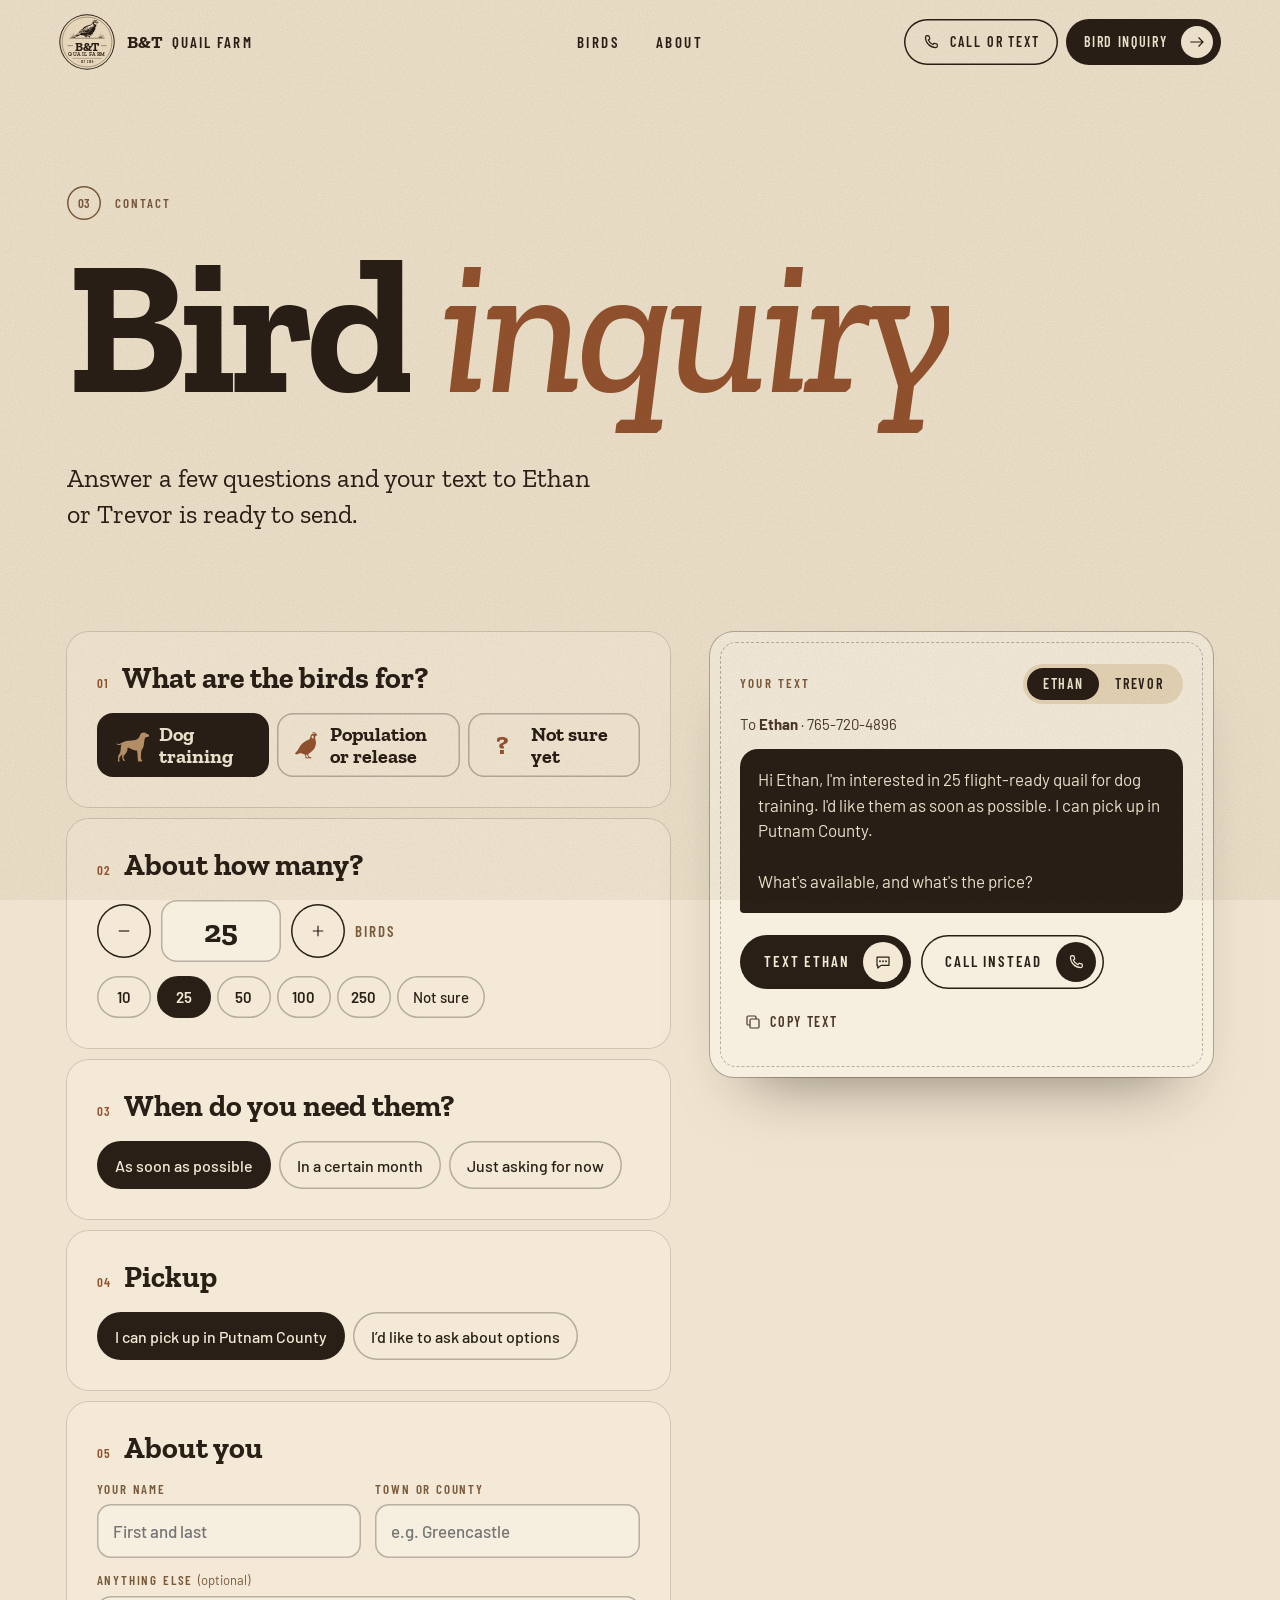
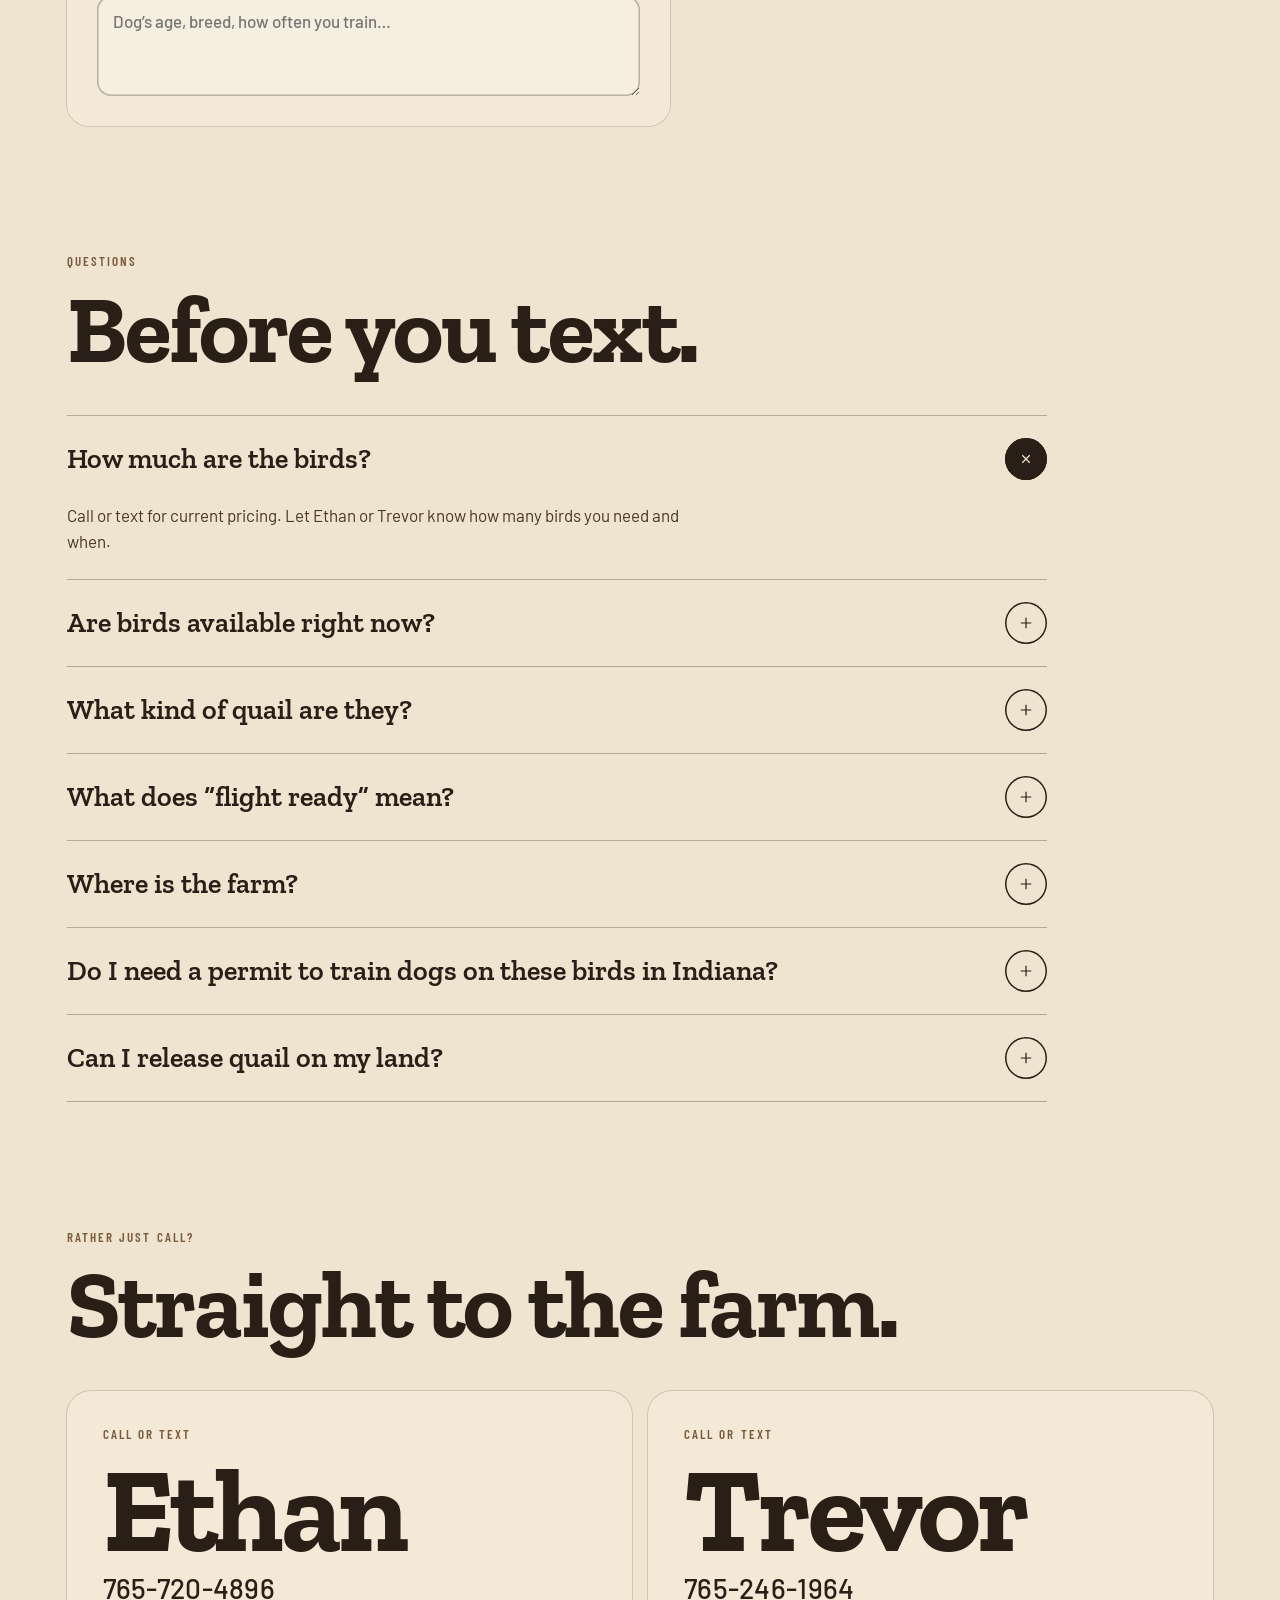
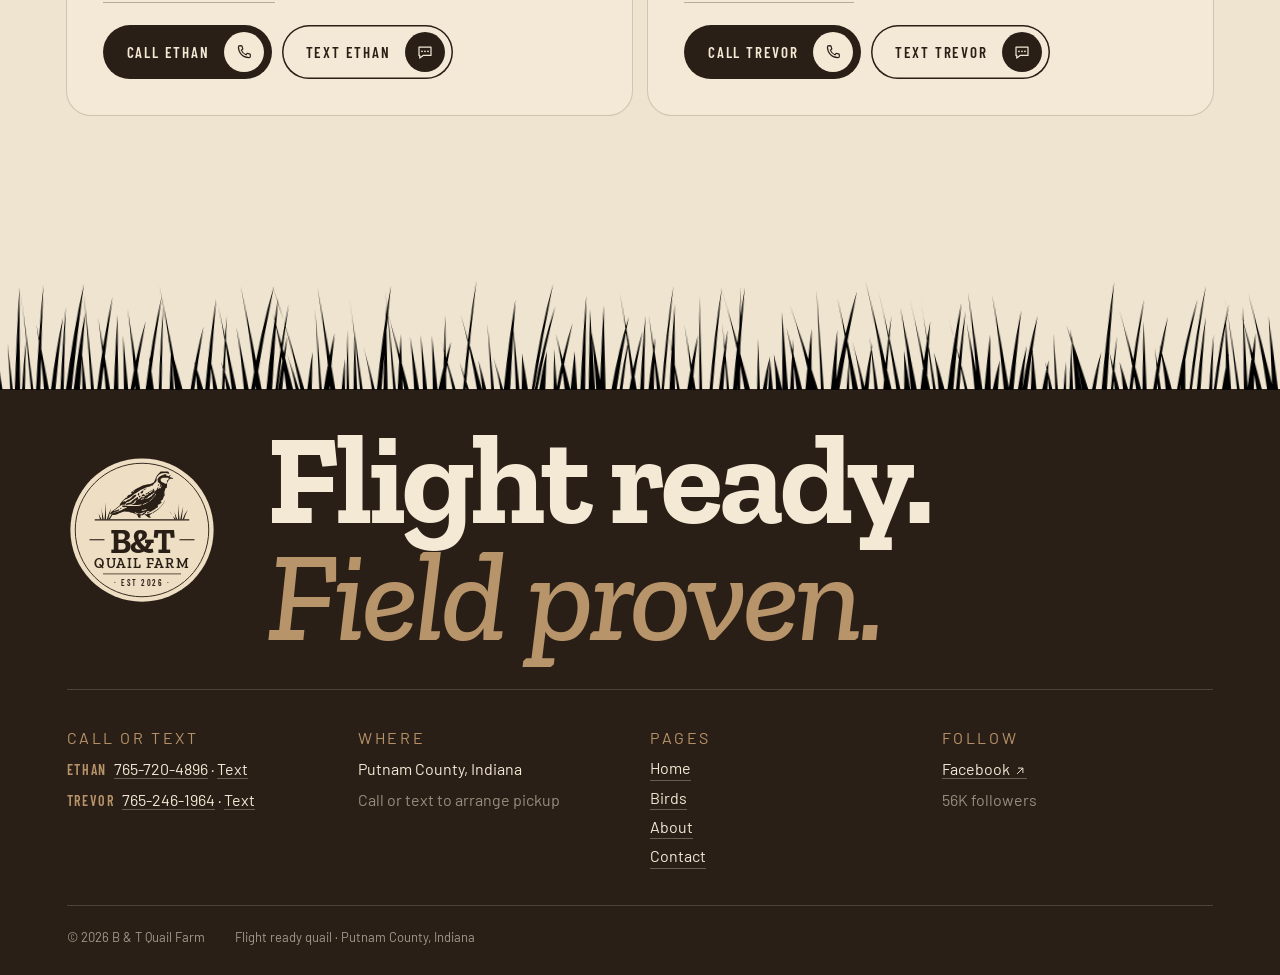
<file: contact/index.html>
<!doctype html>
<html lang="en" class="no-js">
<head>
<meta charset="utf-8">
<meta name="viewport" content="width=device-width, initial-scale=1, viewport-fit=cover">
<title>Bird inquiry · B &amp; T Quail Farm</title>
<meta name="description" content="Build a text to Ethan or Trevor at B &amp; T Quail Farm: use, number of birds, timing and pickup.">
<meta name="theme-color" content="#EFE4CF">
<meta property="og:title" content="Bird inquiry · B &amp; T Quail Farm"><meta property="og:description" content="Build a text to Ethan or Trevor at B &amp; T Quail Farm: use, number of birds, timing and pickup."><meta property="og:type" content="website"><meta property="og:url" content="https://justuseflint.github.io/bt-quail-farm/contact/"><meta property="og:image" content="https://justuseflint.github.io/bt-quail-farm/assets/img/og.jpg">
<meta name="twitter:card" content="summary_large_image">
<meta name="format-detection" content="telephone=no">
<link rel="canonical" href="https://justuseflint.github.io/bt-quail-farm/contact/">
<link rel="icon" href="../assets/img/favicon.png" type="image/png"><link rel="apple-touch-icon" href="../assets/img/apple-touch-icon.png">
<link rel="preconnect" href="https://fonts.googleapis.com"><link rel="preconnect" href="https://fonts.gstatic.com" crossorigin>
<link rel="stylesheet" href="https://fonts.googleapis.com/css2?family=Zilla+Slab:ital,wght@0,400;0,500;0,600;0,700;1,400;1,500;1,600&family=Barlow+Condensed:wght@500;600;700&family=Barlow:wght@400;500;600&display=swap">
<link rel="stylesheet" href="../assets/css/site.css?v=20261109c">
<script type="application/ld+json">{"@context":"https://schema.org","@type":"LocalBusiness","name":"B & T Quail Farm","description":"Flight ready quail for dog training or population purposes.","telephone":"+1-765-246-1964","areaServed":"Putnam County, Indiana","address":{"@type":"PostalAddress","addressRegion":"IN","addressCountry":"US"},"sameAs":["https://www.facebook.com/people/B-T-Quail-Farm/61564725734105/"]}</script>
<script>(function(d,w){var h=d.documentElement;h.className=h.className.replace('no-js','js');var rm=w.matchMedia&&w.matchMedia('(prefers-reduced-motion: reduce)').matches;if(!rm){h.classList.add('motion');try{if(sessionStorage.getItem('bt-pt')==='1')h.classList.add('pt-in')}catch(e){}}else{h.classList.add('no-motion')}setTimeout(function(){if(!w.__btReady){h.classList.remove('motion','pt-in');h.classList.add('no-motion')}},4500)})(document,window)</script>
</head>
<body data-page="contact">
<svg width="0" height="0" style="position:absolute" aria-hidden="true" focusable="false"><defs>
<symbol id="i-dog" viewBox="0 0 200 180"><path fill="currentColor" d="M27.5 170.8C28.0 165.7 28.4 158.8 28.5 155.5C28.7 147.0 28.6 147.4 33.0 142.6C39.5 135.5 40.9 131.2 42.0 113.8C42.6 105.3 43.8 96.2 44.7 93.3C46.8 86.7 46.3 86.2 39.7 88.5C30.6 91.6 19.0 88.8 19.0 83.6C19.0 81.2 20.7 80.8 23.9 82.5C30.0 85.6 35.3 84.6 49.7 77.5C68.5 68.2 69.2 68.0 88.5 66.9C127.8 64.7 137.3 60.7 145.9 42.7C148.0 38.2 150.1 33.0 150.4 31.3C151.7 25.4 159.4 21.0 168.3 21.0C172.1 21.0 182.0 24.6 182.0 25.9C182.0 28.2 186.4 31.0 189.8 31.0C195.6 31.0 198.3 33.4 197.5 37.9C196.3 44.6 194.9 45.6 186.9 46.3C177.3 47.1 175.7 48.7 173.1 59.9C172.0 64.6 170.6 73.9 169.9 80.5C168.4 95.9 167.0 100.9 162.0 109.3C155.3 120.3 155.0 121.7 153.5 142.9C152.0 165.8 152.1 167.2 156.6 170.8C163.6 176.4 159.9 180.0 147.1 180.0C140.5 180.0 139.1 179.7 138.5 178.2C136.7 173.5 135.1 162.5 135.1 154.0C135.0 143.0 133.3 125.5 132.0 122.2C131.3 120.6 130.2 120.0 127.7 120.0C120.4 120.0 111.9 117.6 100.0 112.0C80.4 102.9 79.0 103.1 79.0 114.9C79.0 123.5 76.4 128.8 67.4 139.0C56.9 150.9 55.7 154.3 58.5 163.8C59.7 167.7 60.8 169.4 62.9 170.5C68.1 173.1 67.4 177.0 61.7 177.0C57.6 177.0 53.4 172.5 52.5 167.0C52.1 164.5 51.1 160.8 50.4 158.6C49.2 155.4 49.2 153.6 50.2 148.9C51.8 140.8 50.7 140.6 44.3 147.5C35.3 157.0 31.5 170.0 35.9 175.6C39.0 179.5 38.6 180.0 32.4 180.0L26.7 180.0L27.5 170.8Z"/></symbol>
<symbol id="i-quail" viewBox="0 0 185 210"><path fill="currentColor" d="M95.3 197.5C93.4 196.7 90.6 196.4 88.5 196.7C84.7 197.3 84.3 196.6 86.2 192.5C87.1 190.5 87.0 188.8 85.7 184.3C84.8 181.1 83.9 177.3 83.6 175.9C82.8 172.0 75.3 167.8 62.6 164.0C49.1 160.1 46.6 160.3 33.2 166.5L22.8 171.3L18.7 168.3C16.4 166.7 14.4 164.8 14.3 164.0C14.1 163.2 17.6 158.4 22.1 153.5C26.5 148.6 32.8 140.0 36.2 134.5C48.8 113.9 53.4 107.8 66.9 93.6C72.9 87.2 88.5 77.0 98.7 72.7C112.7 66.8 116.2 62.8 120.1 48.9C123.6 36.3 126.8 31.9 135.1 28.0C141.5 25.1 142.8 24.8 148.1 25.4C153.5 26.0 154.0 25.9 154.0 24.1C154.0 20.2 144.5 18.6 137.8 21.4C133.5 23.2 131.8 22.0 134.5 19.0C136.7 16.6 144.1 15.0 148.6 16.0C153.0 17.0 157.7 21.3 159.6 26.1C160.4 28.0 163.1 31.3 165.5 33.4C171.1 38.1 171.1 39.0 165.5 39.0C153.5 39.0 149.6 52.3 156.0 71.0C161.7 87.7 159.3 108.9 149.9 125.7C144.3 135.6 130.3 149.9 115.9 160.3C103.7 169.1 103.4 169.6 105.9 175.3C107.0 177.6 108.3 180.7 108.9 182.2C110.0 185.2 113.3 187.2 122.4 190.4C129.6 193.0 130.2 194.1 125.4 197.0L121.8 199.3L116.6 197.1C110.3 194.5 109.8 194.5 107.5 197.0C105.4 199.4 100.1 199.6 95.3 197.5ZM104.9 189.2C104.9 186.1 97.1 172.1 94.6 170.5C90.6 168.1 88.7 176.6 91.4 184.3C93.6 190.2 95.7 192.0 100.7 192.0C104.7 192.0 105.0 191.8 104.9 189.2ZM142.2 56.0C142.0 54.1 141.9 49.9 141.9 46.8C142.1 34.7 132.4 36.2 128.5 48.9C127.4 52.4 135.3 60.2 139.5 59.8C142.3 59.5 142.5 59.2 142.2 56.0Z"/></symbol>
<symbol id="i-engr" viewBox="0 0 430 274"><path fill="currentColor" d="M189.5 266.0C185.0 256.8 184.0 255.7 178.5 254.0C176.3 253.3 171.3 251.0 167.5 249.0C162.8 246.4 158.1 244.8 153.0 244.0C148.9 243.3 143.3 241.9 140.7 240.9C137.9 239.8 133.4 239.0 129.9 239.0C126.6 239.0 120.9 238.5 117.2 237.9C110.8 236.8 110.1 236.9 99.0 240.5C92.7 242.5 82.1 246.6 75.5 249.5C56.5 257.8 54.2 258.4 42.8 257.7C32.1 257.1 27.7 255.4 25.0 250.8C22.7 246.6 24.4 244.9 47.7 227.0C81.5 201.0 82.0 200.6 82.0 196.5C82.0 193.7 83.2 191.6 87.7 186.3C100.5 170.9 122.5 150.0 121.9 153.7C121.2 157.6 124.1 158.2 125.8 154.5C127.3 151.2 127.3 151.0 125.5 151.0C123.3 151.0 125.7 146.5 130.4 142.1C133.3 139.3 134.9 138.6 138.4 138.5C145.2 138.2 157.5 127.0 150.9 127.0C145.9 127.0 149.5 123.1 166.7 110.3C175.5 103.8 195.4 92.6 200.5 91.4C202.2 91.1 204.8 89.9 206.5 89.0C214.4 84.3 229.8 79.5 248.5 76.0C268.1 72.2 281.4 66.5 285.4 60.2C286.7 58.1 290.1 50.5 292.9 43.3C299.5 26.6 304.0 19.6 315.4 8.8L324.5 0.0L346.1 0.0L367.6 -0.0L370.2 2.7C373.3 6.1 375.0 9.3 375.0 11.8C375.0 14.4 367.7 13.8 360.5 10.7C351.9 7.0 338.9 7.6 327.3 12.2C315.7 16.8 313.5 18.5 306.2 27.9C300.8 34.9 300.3 36.0 299.7 41.9C299.3 47.2 299.5 48.6 300.8 49.6C302.2 50.6 302.1 51.2 299.4 55.3C297.8 57.8 295.7 61.2 294.7 63.0C293.8 64.7 291.6 66.7 290.0 67.3C288.3 68.0 287.0 69.2 287.0 70.2C287.0 71.1 285.6 73.1 283.9 74.7C282.2 76.2 279.1 79.2 277.1 81.3C273.2 85.3 272.0 85.7 269.1 83.8C267.5 82.8 266.8 83.1 264.9 85.3C263.1 87.2 259.9 88.6 252.5 90.5C234.6 95.3 209.1 107.0 189.3 119.6C174.1 129.3 164.4 135.9 158.7 140.4C148.5 148.4 129.1 161.0 126.9 161.0C123.0 161.0 106.2 170.0 102.5 174.1C96.9 180.3 98.8 182.3 105.8 177.5C110.7 174.1 114.3 174.3 110.8 177.8C107.7 180.9 111.4 179.6 117.4 175.6C121.0 173.1 125.6 170.4 127.5 169.6C129.5 168.7 132.4 167.1 134.0 166.0C135.5 164.9 138.1 164.0 139.6 164.0C141.8 164.0 144.2 162.1 151.2 154.5C161.4 143.6 164.8 141.0 169.9 139.9C171.9 139.4 174.7 138.8 176.2 138.4C185.3 136.2 176.7 151.1 165.0 157.8C162.5 159.2 159.2 161.5 157.5 163.0C154.8 165.4 148.7 169.8 136.4 178.2C132.0 181.1 128.2 181.8 126.3 179.9C125.5 179.1 124.8 179.4 123.9 181.1C123.2 182.4 120.0 186.4 116.7 190.0L110.8 196.5L102.4 196.6C96.6 196.7 93.4 197.2 92.2 198.2C91.3 199.0 88.4 200.8 85.9 202.3C83.4 203.7 77.9 207.8 73.7 211.3C69.6 214.9 62.3 220.6 57.6 224.0C49.4 229.9 47.0 232.4 47.0 234.9C47.0 236.8 48.7 236.1 53.6 232.0C58.9 227.6 61.6 227.0 63.6 229.8C64.8 231.4 65.2 231.2 69.2 227.2C71.6 224.9 74.3 223.0 75.1 223.0C77.0 223.0 81.4 227.5 80.7 228.7C78.6 232.1 54.2 242.0 37.5 246.3C35.3 246.8 32.8 247.9 32.0 248.6C28.5 251.9 41.7 249.1 50.7 244.6C53.4 243.3 58.6 241.4 62.5 240.5C66.3 239.5 75.1 236.1 82.0 232.8C116.4 216.4 124.0 212.5 123.7 211.6C123.3 210.5 120.0 210.5 107.0 211.3C101.1 211.6 100.2 211.4 97.8 209.1C91.6 203.5 95.4 200.8 107.5 202.1C136.1 205.2 172.2 206.1 186.8 204.0C202.2 201.8 212.0 198.9 212.0 196.4C212.0 194.6 209.8 194.6 197.3 196.5C179.7 199.1 146.0 200.1 146.0 198.0C146.0 197.6 149.1 196.4 153.0 195.5C156.8 194.6 162.0 192.5 164.5 190.9C167.6 188.9 169.8 188.2 171.4 188.6C174.1 189.2 175.8 187.4 174.1 185.7C172.1 183.7 173.0 181.1 177.0 177.1C181.6 172.6 182.0 171.0 178.6 171.0C175.2 171.0 167.3 178.7 166.8 182.5C166.4 186.1 155.1 192.5 147.2 193.5C144.6 193.8 140.2 194.8 137.5 195.7C130.8 197.8 117.5 198.7 116.5 197.0C113.8 192.7 126.3 185.5 136.5 185.5C144.0 185.5 151.0 181.9 151.0 178.1C151.0 175.2 153.8 172.3 158.7 170.0C161.3 168.8 165.2 166.3 167.5 164.6C174.8 158.7 186.6 151.0 188.3 151.0C189.4 151.0 190.0 151.8 190.0 153.4C190.0 154.8 190.4 156.2 191.0 156.5C192.9 157.6 192.0 160.4 188.8 163.7C184.0 168.7 185.7 168.4 195.4 162.6C203.9 157.5 206.9 154.5 207.0 150.9C207.0 148.1 210.0 147.8 211.0 150.4C212.0 153.2 214.5 154.3 216.9 153.0C218.1 152.4 219.8 152.5 221.9 153.3C225.9 154.8 228.4 153.4 228.8 149.4C229.4 144.5 225.1 143.0 220.8 146.8C219.4 147.9 218.5 148.0 215.6 147.0C210.1 145.2 210.8 141.6 217.7 137.0C223.7 132.9 226.3 133.5 228.3 139.2C228.6 140.1 230.0 141.6 231.4 142.5C233.9 144.2 234.2 144.1 240.2 141.0C248.7 136.6 253.0 133.2 253.0 130.9C253.0 127.8 248.3 128.6 243.5 132.6C238.8 136.4 234.8 136.9 234.2 133.7C233.9 132.4 235.3 131.3 239.7 129.3C242.9 127.9 246.9 125.6 248.6 124.3C250.3 123.0 252.2 122.0 252.9 122.0C253.6 122.0 255.9 120.2 258.1 118.1C261.5 114.6 266.9 112.0 270.7 112.0C273.1 112.0 279.0 105.8 279.0 103.4C279.0 100.2 280.6 100.3 281.4 103.6C281.8 105.0 283.6 107.0 285.5 108.1C289.1 110.3 289.2 112.0 285.6 115.0C283.2 116.9 283.7 119.0 286.4 119.0C287.9 119.0 290.1 117.5 292.5 114.8C294.6 112.4 297.4 109.8 298.9 108.9C300.9 107.7 301.5 106.5 301.6 103.7C301.6 99.9 306.6 94.0 309.7 94.0C311.6 94.0 311.3 96.4 309.0 98.5C307.2 100.1 306.2 104.0 307.6 104.0C308.7 104.0 312.6 101.7 314.8 99.6C317.1 97.5 317.2 97.5 318.6 99.4C321.2 103.0 324.9 98.9 327.6 89.5C330.3 80.4 330.3 80.0 329.1 80.0C328.6 80.0 327.7 81.5 327.1 83.2C325.3 88.2 320.9 94.0 318.9 94.0C316.2 94.0 316.5 91.3 319.7 86.7C323.7 81.0 322.6 71.0 318.0 71.0C316.6 71.0 315.6 70.0 314.8 67.9C314.1 65.8 313.2 65.0 312.1 65.3C307.5 66.6 307.5 66.6 307.3 62.0C307.3 59.5 306.7 54.9 306.0 51.8C304.9 46.3 304.9 45.8 307.3 41.7C312.6 32.7 322.9 25.1 334.0 21.9C336.5 21.2 339.8 19.8 341.3 18.7C349.2 13.3 362.5 17.4 359.0 24.1C357.5 26.7 358.3 27.5 360.8 26.1C363.7 24.5 366.7 24.7 370.0 26.6C373.4 28.7 376.0 27.9 376.0 24.8C376.0 20.1 377.8 19.2 380.6 22.5L383.3 25.4L380.0 28.1C375.8 31.6 376.2 34.4 381.0 34.8C382.9 35.0 384.9 35.6 385.4 36.1C386.0 36.6 388.1 37.0 390.1 37.0C392.9 37.0 394.3 37.6 395.4 39.2C398.5 43.6 397.7 44.2 389.7 43.5C380.7 42.6 378.6 43.5 371.4 51.2C364.0 59.0 361.6 66.5 361.5 83.2C361.4 96.0 360.2 100.6 357.6 98.0C357.1 97.5 356.2 97.0 355.8 97.0C353.6 97.0 343.0 128.6 343.0 135.3C343.0 139.6 344.7 137.6 346.0 131.7C346.6 128.9 347.8 125.2 348.6 123.5C350.0 120.5 350.0 120.6 349.4 125.5C349.1 128.2 348.8 132.4 348.9 134.6C349.0 137.8 348.2 140.0 345.7 143.8C343.8 146.5 341.0 152.4 339.4 157.0C336.4 165.8 332.3 171.4 329.6 170.4C328.5 170.0 327.4 171.3 325.5 175.6C322.7 182.0 322.7 184.6 325.5 181.2C328.1 178.3 329.0 178.4 329.0 181.8C329.0 185.9 326.4 189.0 323.0 189.0C320.7 189.0 319.5 189.8 317.8 192.5C316.5 194.4 314.7 196.0 313.7 196.0C310.9 196.0 306.0 198.9 306.0 200.5C306.0 201.3 306.7 202.0 307.5 202.0C309.1 202.0 309.5 204.1 308.2 205.4C307.8 205.8 307.0 208.3 306.5 210.8C305.5 215.3 305.3 215.5 302.4 215.2C299.8 215.0 298.2 215.9 292.7 220.9C289.1 224.1 283.3 228.2 279.8 229.9C272.9 233.3 272.0 233.9 264.4 238.7C261.2 240.6 258.5 241.7 257.2 241.4C255.9 241.0 254.1 241.9 251.7 243.9C248.0 247.2 243.3 248.0 242.4 245.5C241.5 243.2 243.6 241.4 248.8 240.0C255.9 238.2 258.0 237.2 258.0 235.5C258.0 233.6 254.9 233.6 246.8 235.6C240.5 237.1 237.0 239.7 237.0 242.9C236.9 245.7 233.4 249.3 228.9 250.9C225.8 252.1 224.4 253.2 224.0 255.0C223.3 257.8 215.9 260.2 210.7 259.2C205.2 258.3 202.3 264.4 205.0 271.4L206.0 274.0L199.7 274.0L193.4 274.0L189.5 266.0ZM251.0 273.2C251.0 272.8 248.2 270.2 244.9 267.5C241.5 264.8 238.2 262.0 237.6 261.4C235.5 259.4 232.2 258.0 229.6 258.0C226.6 258.0 226.3 256.9 228.8 254.8C230.0 253.7 232.3 253.3 236.8 253.5C241.6 253.7 243.6 253.4 245.3 252.0C246.8 250.8 248.5 250.4 250.7 250.7C253.1 251.1 254.1 250.8 254.6 249.6C255.1 248.4 256.0 248.1 258.9 248.6C261.9 249.1 263.2 248.7 265.6 246.7C267.3 245.3 269.9 244.3 271.9 244.2C274.1 244.2 276.6 243.0 279.1 241.1C281.2 239.4 283.9 237.6 285.2 237.1C288.5 235.9 309.2 221.8 315.2 216.7C322.1 211.0 338.5 190.2 345.1 178.8C349.5 171.3 351.3 169.5 350.1 173.8C346.9 184.9 324.0 213.6 309.1 225.3C299.3 233.0 281.4 244.7 274.5 248.0C267.9 251.1 258.0 259.5 258.0 261.8C258.0 262.5 259.5 264.7 261.3 266.7C268.1 274.5 268.2 274.0 259.1 274.0C254.7 274.0 251.0 273.7 251.0 273.2ZM214.8 253.4C216.0 253.0 217.0 252.0 217.0 251.0C217.0 249.0 221.4 245.0 223.5 245.0C225.1 245.0 230.0 241.2 230.0 239.9C230.0 238.1 226.1 239.0 221.3 242.0C215.1 245.8 202.8 250.0 197.6 250.0L193.5 250.1L195.9 252.0C198.3 254.0 209.3 254.8 214.8 253.4ZM191.2 250.6C193.4 249.0 192.5 248.0 189.1 248.0C186.2 248.0 176.1 245.5 175.2 244.5C174.8 244.2 175.1 243.0 175.8 242.0C177.3 239.6 175.5 239.2 172.6 241.3C169.6 243.5 171.1 246.3 176.9 249.2C182.8 252.2 188.4 252.7 191.2 250.6ZM220.7 231.9C222.2 231.2 226.1 230.4 229.4 229.9C235.0 229.2 240.0 226.7 240.4 224.5C240.6 222.7 235.2 222.8 229.2 224.6C226.1 225.6 222.6 226.5 221.5 226.5C220.4 226.6 218.3 226.7 216.8 226.8C214.9 226.9 213.6 227.9 212.5 230.0L210.9 233.0L214.4 233.0C216.3 233.0 219.1 232.5 220.7 231.9ZM84.2 221.3C80.9 220.0 85.2 215.0 89.7 215.0C91.4 215.0 92.0 215.6 92.0 217.1C92.0 220.6 87.9 222.8 84.2 221.3ZM234.5 190.8C246.1 185.4 251.0 182.5 251.0 180.9C251.0 179.5 248.0 180.5 238.5 185.0C234.1 187.1 228.0 189.6 225.0 190.5C218.5 192.6 215.3 194.9 217.2 196.2C219.1 197.4 222.3 196.4 234.5 190.8ZM259.1 176.2C269.4 169.6 296.0 138.1 296.0 132.6C295.9 130.7 295.6 130.8 293.0 133.8C291.3 135.6 290.0 137.8 290.0 138.7C290.0 140.7 286.1 146.1 280.4 152.0C266.3 166.6 261.9 170.9 257.5 174.7C251.7 179.5 252.6 180.3 259.1 176.2ZM213.4 165.5C213.8 164.3 214.9 164.1 217.8 164.6C222.0 165.3 224.7 163.3 223.6 160.5C222.7 158.0 219.9 157.5 216.8 159.3C215.1 160.2 212.8 161.0 211.5 161.0C208.6 161.0 205.9 163.5 206.6 165.5C207.4 167.5 212.6 167.4 213.4 165.5ZM240.5 161.0C240.8 160.4 243.4 160.0 246.3 160.0C250.9 160.0 251.8 159.6 255.1 156.2C261.7 149.5 267.0 146.0 270.5 146.0C274.3 146.0 276.0 144.2 273.8 142.6C271.5 140.9 272.7 139.2 278.0 136.5C282.9 134.0 288.0 128.9 288.0 126.4C288.0 123.8 283.8 124.9 280.5 128.4C278.8 130.3 275.3 132.8 272.9 134.0C270.5 135.3 266.6 138.0 264.3 140.1C262.1 142.1 258.4 144.8 256.2 145.9C254.0 147.0 251.9 148.8 251.5 149.9C251.2 150.9 249.8 152.1 248.4 152.4C247.0 152.8 245.1 154.4 244.2 156.0C242.6 158.8 242.1 159.0 237.5 158.7C233.5 158.5 232.5 158.8 232.2 160.2C231.8 162.2 239.3 162.9 240.5 161.0ZM195.5 150.6C193.2 146.3 194.0 144.4 198.5 143.6C205.2 142.3 206.6 145.2 201.9 150.5C198.1 154.8 197.8 154.8 195.5 150.6ZM189.0 141.1C187.2 137.7 187.9 134.2 191.2 129.5C194.7 124.5 197.7 123.8 197.2 128.0C197.1 129.4 197.0 132.4 197.0 134.8C197.0 137.2 196.5 140.0 196.0 141.0C194.6 143.6 190.4 143.6 189.0 141.1ZM205.1 128.6C204.2 127.5 204.0 126.3 204.6 125.1C206.1 122.0 216.9 112.7 218.4 113.3C220.9 114.3 221.4 121.0 219.2 123.9C215.8 128.6 207.4 131.4 205.1 128.6ZM265.1 124.8C266.7 123.0 268.7 120.7 269.5 119.8C270.3 118.8 272.0 118.0 273.3 118.0C275.8 118.0 280.0 115.4 280.0 113.9C280.0 111.8 273.3 113.1 269.4 115.9C267.3 117.5 263.2 119.5 260.5 120.3C255.3 121.8 253.8 123.9 256.0 126.5C258.1 129.0 261.9 128.2 265.1 124.8ZM163.8 119.2C169.4 115.4 170.5 113.0 166.6 113.0C164.2 113.0 156.0 120.8 156.0 123.0C156.0 124.3 156.7 124.0 163.8 119.2ZM221.0 110.5C221.0 107.2 230.9 101.3 237.9 100.3L241.5 99.8L238.2 102.9C236.4 104.6 233.9 106.0 232.5 106.0C231.2 106.0 228.5 107.3 226.7 109.0C222.9 112.3 221.0 112.8 221.0 110.5ZM307.0 85.0C307.0 82.2 312.4 74.0 314.2 74.0C316.3 74.0 314.9 81.2 312.4 83.5C309.6 86.1 307.0 86.8 307.0 85.0ZM360.0 71.6C360.0 71.5 360.5 68.8 361.1 65.6C361.9 61.2 361.8 59.5 360.9 58.4C359.1 56.2 361.4 52.6 367.7 48.3C373.8 44.1 373.9 44.0 370.4 40.1L367.8 37.1L356.6 37.5C350.5 37.8 344.1 37.5 342.3 36.9C339.4 36.0 338.2 36.3 331.8 39.7L324.5 43.5L324.2 49.0C323.8 57.1 326.3 60.4 336.9 65.7C348.2 71.4 356.0 74.0 358.2 72.8C359.2 72.3 360.0 71.8 360.0 71.6Z"/></symbol>
<symbol id="i-fly-up" viewBox="0 0 120 82"><g fill="currentColor"><path d="M66 34 C 66 25, 68 15, 74 7 C 76 13, 80 17, 84 21 C 82 26, 80 30, 78 34 Z" opacity=".55"/><path d="M30 48 L 10 44.5 L 13 50.5 L 8.5 56 L 30 56 Z"/><path d="M26 46 C 36 34, 56 28, 74 31 C 80 26, 90 24, 97 28.5 C 101 31, 103 34, 104 36.5 L 110.5 39.5 L 103 42 C 101 47, 96 51, 88 54 C 76 61, 56 64, 42 60 C 34 58, 28 56.5, 22 56 Z"/></g><path d="M86.5 30.5 C 91 28.5, 97 29, 101.5 33" fill="none" stroke="var(--stripe,#EEDFC4)" stroke-width="1.8" stroke-linecap="round"/><path d="M93 42.5 C 97 44, 100 43.5, 102 42" fill="none" stroke="var(--stripe,#EEDFC4)" stroke-width="1.6" stroke-linecap="round"/><path fill="currentColor" d="M60 38 C 56 29, 49 17, 38 5 C 43 5.5, 47 6.5, 50 9 C 51 5.5, 55 5, 58 7.5 C 59.5 4.5, 64 4.5, 66 8 C 68 6.5, 71.5 7.5, 72.5 11 C 76 19, 79 29, 79.5 37 C 73 40.5, 66 41, 60 38 Z"/></symbol>
<symbol id="i-fly-dn" viewBox="0 0 120 82"><g fill="currentColor"><path d="M30 48 L 10 44.5 L 13 50.5 L 8.5 56 L 30 56 Z"/><path d="M26 46 C 36 34, 56 28, 74 31 C 80 26, 90 24, 97 28.5 C 101 31, 103 34, 104 36.5 L 110.5 39.5 L 103 42 C 101 47, 96 51, 88 54 C 76 61, 56 64, 42 60 C 34 58, 28 56.5, 22 56 Z"/></g><path d="M86.5 30.5 C 91 28.5, 97 29, 101.5 33" fill="none" stroke="var(--stripe,#EEDFC4)" stroke-width="1.8" stroke-linecap="round"/><path d="M93 42.5 C 97 44, 100 43.5, 102 42" fill="none" stroke="var(--stripe,#EEDFC4)" stroke-width="1.6" stroke-linecap="round"/><path fill="currentColor" d="M58 48 C 54 58, 50 68, 42 79 C 46 78, 49 77, 51 74.5 C 53 77, 57 76, 59 73.5 C 61.5 75, 65 73.5, 66 70.5 C 69 70.5, 71.5 68, 72 65 C 75 60, 78 55, 80 50 C 72 52, 64 51, 58 48 Z"/></symbol>
<symbol id="badge" viewBox="0 0 400 400">
 <circle cx="200" cy="200" r="198" fill="#2A1F16"/><circle cx="200" cy="200" r="191" fill="#EEDFC4"/><circle cx="200" cy="200" r="178" fill="none" stroke="#2A1F16" stroke-width="2.5"/>
 <g fill="#2A1F16"><path d="M94 172Q94.2 151.6 90 138Q94.6 155 98 172ZM100 172Q102.6 144.4 104 126Q103.8 149 104 172ZM106 172Q111 154 118 142Q113 157 110 172ZM88 172Q86.4 156.4 78 146Q86.2 159 92 172ZM110 172Q116.8 158.8 128 150Q119.4 161 114 172ZM302 172Q305.8 151.6 310 138Q307.4 155 306 172ZM296 172Q297.4 144.4 296 126Q298.2 149 300 172ZM290 172Q289 154 282 142Q289 157 294 172ZM308 172Q313.6 156.4 322 146Q315.8 159 312 172ZM286 172Q283.2 158.8 272 150Q282.6 161 290 172Z"/></g>
 <g transform="translate(104 44) scale(.45)" fill="#2A1F16"><path d="M189.5 266.0C185.0 256.8 184.0 255.7 178.5 254.0C176.3 253.3 171.3 251.0 167.5 249.0C162.8 246.4 158.1 244.8 153.0 244.0C148.9 243.3 143.3 241.9 140.7 240.9C137.9 239.8 133.4 239.0 129.9 239.0C126.6 239.0 120.9 238.5 117.2 237.9C110.8 236.8 110.1 236.9 99.0 240.5C92.7 242.5 82.1 246.6 75.5 249.5C56.5 257.8 54.2 258.4 42.8 257.7C32.1 257.1 27.7 255.4 25.0 250.8C22.7 246.6 24.4 244.9 47.7 227.0C81.5 201.0 82.0 200.6 82.0 196.5C82.0 193.7 83.2 191.6 87.7 186.3C100.5 170.9 122.5 150.0 121.9 153.7C121.2 157.6 124.1 158.2 125.8 154.5C127.3 151.2 127.3 151.0 125.5 151.0C123.3 151.0 125.7 146.5 130.4 142.1C133.3 139.3 134.9 138.6 138.4 138.5C145.2 138.2 157.5 127.0 150.9 127.0C145.9 127.0 149.5 123.1 166.7 110.3C175.5 103.8 195.4 92.6 200.5 91.4C202.2 91.1 204.8 89.9 206.5 89.0C214.4 84.3 229.8 79.5 248.5 76.0C268.1 72.2 281.4 66.5 285.4 60.2C286.7 58.1 290.1 50.5 292.9 43.3C299.5 26.6 304.0 19.6 315.4 8.8L324.5 0.0L346.1 0.0L367.6 -0.0L370.2 2.7C373.3 6.1 375.0 9.3 375.0 11.8C375.0 14.4 367.7 13.8 360.5 10.7C351.9 7.0 338.9 7.6 327.3 12.2C315.7 16.8 313.5 18.5 306.2 27.9C300.8 34.9 300.3 36.0 299.7 41.9C299.3 47.2 299.5 48.6 300.8 49.6C302.2 50.6 302.1 51.2 299.4 55.3C297.8 57.8 295.7 61.2 294.7 63.0C293.8 64.7 291.6 66.7 290.0 67.3C288.3 68.0 287.0 69.2 287.0 70.2C287.0 71.1 285.6 73.1 283.9 74.7C282.2 76.2 279.1 79.2 277.1 81.3C273.2 85.3 272.0 85.7 269.1 83.8C267.5 82.8 266.8 83.1 264.9 85.3C263.1 87.2 259.9 88.6 252.5 90.5C234.6 95.3 209.1 107.0 189.3 119.6C174.1 129.3 164.4 135.9 158.7 140.4C148.5 148.4 129.1 161.0 126.9 161.0C123.0 161.0 106.2 170.0 102.5 174.1C96.9 180.3 98.8 182.3 105.8 177.5C110.7 174.1 114.3 174.3 110.8 177.8C107.7 180.9 111.4 179.6 117.4 175.6C121.0 173.1 125.6 170.4 127.5 169.6C129.5 168.7 132.4 167.1 134.0 166.0C135.5 164.9 138.1 164.0 139.6 164.0C141.8 164.0 144.2 162.1 151.2 154.5C161.4 143.6 164.8 141.0 169.9 139.9C171.9 139.4 174.7 138.8 176.2 138.4C185.3 136.2 176.7 151.1 165.0 157.8C162.5 159.2 159.2 161.5 157.5 163.0C154.8 165.4 148.7 169.8 136.4 178.2C132.0 181.1 128.2 181.8 126.3 179.9C125.5 179.1 124.8 179.4 123.9 181.1C123.2 182.4 120.0 186.4 116.7 190.0L110.8 196.5L102.4 196.6C96.6 196.7 93.4 197.2 92.2 198.2C91.3 199.0 88.4 200.8 85.9 202.3C83.4 203.7 77.9 207.8 73.7 211.3C69.6 214.9 62.3 220.6 57.6 224.0C49.4 229.9 47.0 232.4 47.0 234.9C47.0 236.8 48.7 236.1 53.6 232.0C58.9 227.6 61.6 227.0 63.6 229.8C64.8 231.4 65.2 231.2 69.2 227.2C71.6 224.9 74.3 223.0 75.1 223.0C77.0 223.0 81.4 227.5 80.7 228.7C78.6 232.1 54.2 242.0 37.5 246.3C35.3 246.8 32.8 247.9 32.0 248.6C28.5 251.9 41.7 249.1 50.7 244.6C53.4 243.3 58.6 241.4 62.5 240.5C66.3 239.5 75.1 236.1 82.0 232.8C116.4 216.4 124.0 212.5 123.7 211.6C123.3 210.5 120.0 210.5 107.0 211.3C101.1 211.6 100.2 211.4 97.8 209.1C91.6 203.5 95.4 200.8 107.5 202.1C136.1 205.2 172.2 206.1 186.8 204.0C202.2 201.8 212.0 198.9 212.0 196.4C212.0 194.6 209.8 194.6 197.3 196.5C179.7 199.1 146.0 200.1 146.0 198.0C146.0 197.6 149.1 196.4 153.0 195.5C156.8 194.6 162.0 192.5 164.5 190.9C167.6 188.9 169.8 188.2 171.4 188.6C174.1 189.2 175.8 187.4 174.1 185.7C172.1 183.7 173.0 181.1 177.0 177.1C181.6 172.6 182.0 171.0 178.6 171.0C175.2 171.0 167.3 178.7 166.8 182.5C166.4 186.1 155.1 192.5 147.2 193.5C144.6 193.8 140.2 194.8 137.5 195.7C130.8 197.8 117.5 198.7 116.5 197.0C113.8 192.7 126.3 185.5 136.5 185.5C144.0 185.5 151.0 181.9 151.0 178.1C151.0 175.2 153.8 172.3 158.7 170.0C161.3 168.8 165.2 166.3 167.5 164.6C174.8 158.7 186.6 151.0 188.3 151.0C189.4 151.0 190.0 151.8 190.0 153.4C190.0 154.8 190.4 156.2 191.0 156.5C192.9 157.6 192.0 160.4 188.8 163.7C184.0 168.7 185.7 168.4 195.4 162.6C203.9 157.5 206.9 154.5 207.0 150.9C207.0 148.1 210.0 147.8 211.0 150.4C212.0 153.2 214.5 154.3 216.9 153.0C218.1 152.4 219.8 152.5 221.9 153.3C225.9 154.8 228.4 153.4 228.8 149.4C229.4 144.5 225.1 143.0 220.8 146.8C219.4 147.9 218.5 148.0 215.6 147.0C210.1 145.2 210.8 141.6 217.7 137.0C223.7 132.9 226.3 133.5 228.3 139.2C228.6 140.1 230.0 141.6 231.4 142.5C233.9 144.2 234.2 144.1 240.2 141.0C248.7 136.6 253.0 133.2 253.0 130.9C253.0 127.8 248.3 128.6 243.5 132.6C238.8 136.4 234.8 136.9 234.2 133.7C233.9 132.4 235.3 131.3 239.7 129.3C242.9 127.9 246.9 125.6 248.6 124.3C250.3 123.0 252.2 122.0 252.9 122.0C253.6 122.0 255.9 120.2 258.1 118.1C261.5 114.6 266.9 112.0 270.7 112.0C273.1 112.0 279.0 105.8 279.0 103.4C279.0 100.2 280.6 100.3 281.4 103.6C281.8 105.0 283.6 107.0 285.5 108.1C289.1 110.3 289.2 112.0 285.6 115.0C283.2 116.9 283.7 119.0 286.4 119.0C287.9 119.0 290.1 117.5 292.5 114.8C294.6 112.4 297.4 109.8 298.9 108.9C300.9 107.7 301.5 106.5 301.6 103.7C301.6 99.9 306.6 94.0 309.7 94.0C311.6 94.0 311.3 96.4 309.0 98.5C307.2 100.1 306.2 104.0 307.6 104.0C308.7 104.0 312.6 101.7 314.8 99.6C317.1 97.5 317.2 97.5 318.6 99.4C321.2 103.0 324.9 98.9 327.6 89.5C330.3 80.4 330.3 80.0 329.1 80.0C328.6 80.0 327.7 81.5 327.1 83.2C325.3 88.2 320.9 94.0 318.9 94.0C316.2 94.0 316.5 91.3 319.7 86.7C323.7 81.0 322.6 71.0 318.0 71.0C316.6 71.0 315.6 70.0 314.8 67.9C314.1 65.8 313.2 65.0 312.1 65.3C307.5 66.6 307.5 66.6 307.3 62.0C307.3 59.5 306.7 54.9 306.0 51.8C304.9 46.3 304.9 45.8 307.3 41.7C312.6 32.7 322.9 25.1 334.0 21.9C336.5 21.2 339.8 19.8 341.3 18.7C349.2 13.3 362.5 17.4 359.0 24.1C357.5 26.7 358.3 27.5 360.8 26.1C363.7 24.5 366.7 24.7 370.0 26.6C373.4 28.7 376.0 27.9 376.0 24.8C376.0 20.1 377.8 19.2 380.6 22.5L383.3 25.4L380.0 28.1C375.8 31.6 376.2 34.4 381.0 34.8C382.9 35.0 384.9 35.6 385.4 36.1C386.0 36.6 388.1 37.0 390.1 37.0C392.9 37.0 394.3 37.6 395.4 39.2C398.5 43.6 397.7 44.2 389.7 43.5C380.7 42.6 378.6 43.5 371.4 51.2C364.0 59.0 361.6 66.5 361.5 83.2C361.4 96.0 360.2 100.6 357.6 98.0C357.1 97.5 356.2 97.0 355.8 97.0C353.6 97.0 343.0 128.6 343.0 135.3C343.0 139.6 344.7 137.6 346.0 131.7C346.6 128.9 347.8 125.2 348.6 123.5C350.0 120.5 350.0 120.6 349.4 125.5C349.1 128.2 348.8 132.4 348.9 134.6C349.0 137.8 348.2 140.0 345.7 143.8C343.8 146.5 341.0 152.4 339.4 157.0C336.4 165.8 332.3 171.4 329.6 170.4C328.5 170.0 327.4 171.3 325.5 175.6C322.7 182.0 322.7 184.6 325.5 181.2C328.1 178.3 329.0 178.4 329.0 181.8C329.0 185.9 326.4 189.0 323.0 189.0C320.7 189.0 319.5 189.8 317.8 192.5C316.5 194.4 314.7 196.0 313.7 196.0C310.9 196.0 306.0 198.9 306.0 200.5C306.0 201.3 306.7 202.0 307.5 202.0C309.1 202.0 309.5 204.1 308.2 205.4C307.8 205.8 307.0 208.3 306.5 210.8C305.5 215.3 305.3 215.5 302.4 215.2C299.8 215.0 298.2 215.9 292.7 220.9C289.1 224.1 283.3 228.2 279.8 229.9C272.9 233.3 272.0 233.9 264.4 238.7C261.2 240.6 258.5 241.7 257.2 241.4C255.9 241.0 254.1 241.9 251.7 243.9C248.0 247.2 243.3 248.0 242.4 245.5C241.5 243.2 243.6 241.4 248.8 240.0C255.9 238.2 258.0 237.2 258.0 235.5C258.0 233.6 254.9 233.6 246.8 235.6C240.5 237.1 237.0 239.7 237.0 242.9C236.9 245.7 233.4 249.3 228.9 250.9C225.8 252.1 224.4 253.2 224.0 255.0C223.3 257.8 215.9 260.2 210.7 259.2C205.2 258.3 202.3 264.4 205.0 271.4L206.0 274.0L199.7 274.0L193.4 274.0L189.5 266.0ZM251.0 273.2C251.0 272.8 248.2 270.2 244.9 267.5C241.5 264.8 238.2 262.0 237.6 261.4C235.5 259.4 232.2 258.0 229.6 258.0C226.6 258.0 226.3 256.9 228.8 254.8C230.0 253.7 232.3 253.3 236.8 253.5C241.6 253.7 243.6 253.4 245.3 252.0C246.8 250.8 248.5 250.4 250.7 250.7C253.1 251.1 254.1 250.8 254.6 249.6C255.1 248.4 256.0 248.1 258.9 248.6C261.9 249.1 263.2 248.7 265.6 246.7C267.3 245.3 269.9 244.3 271.9 244.2C274.1 244.2 276.6 243.0 279.1 241.1C281.2 239.4 283.9 237.6 285.2 237.1C288.5 235.9 309.2 221.8 315.2 216.7C322.1 211.0 338.5 190.2 345.1 178.8C349.5 171.3 351.3 169.5 350.1 173.8C346.9 184.9 324.0 213.6 309.1 225.3C299.3 233.0 281.4 244.7 274.5 248.0C267.9 251.1 258.0 259.5 258.0 261.8C258.0 262.5 259.5 264.7 261.3 266.7C268.1 274.5 268.2 274.0 259.1 274.0C254.7 274.0 251.0 273.7 251.0 273.2ZM214.8 253.4C216.0 253.0 217.0 252.0 217.0 251.0C217.0 249.0 221.4 245.0 223.5 245.0C225.1 245.0 230.0 241.2 230.0 239.9C230.0 238.1 226.1 239.0 221.3 242.0C215.1 245.8 202.8 250.0 197.6 250.0L193.5 250.1L195.9 252.0C198.3 254.0 209.3 254.8 214.8 253.4ZM191.2 250.6C193.4 249.0 192.5 248.0 189.1 248.0C186.2 248.0 176.1 245.5 175.2 244.5C174.8 244.2 175.1 243.0 175.8 242.0C177.3 239.6 175.5 239.2 172.6 241.3C169.6 243.5 171.1 246.3 176.9 249.2C182.8 252.2 188.4 252.7 191.2 250.6ZM220.7 231.9C222.2 231.2 226.1 230.4 229.4 229.9C235.0 229.2 240.0 226.7 240.4 224.5C240.6 222.7 235.2 222.8 229.2 224.6C226.1 225.6 222.6 226.5 221.5 226.5C220.4 226.6 218.3 226.7 216.8 226.8C214.9 226.9 213.6 227.9 212.5 230.0L210.9 233.0L214.4 233.0C216.3 233.0 219.1 232.5 220.7 231.9ZM84.2 221.3C80.9 220.0 85.2 215.0 89.7 215.0C91.4 215.0 92.0 215.6 92.0 217.1C92.0 220.6 87.9 222.8 84.2 221.3ZM234.5 190.8C246.1 185.4 251.0 182.5 251.0 180.9C251.0 179.5 248.0 180.5 238.5 185.0C234.1 187.1 228.0 189.6 225.0 190.5C218.5 192.6 215.3 194.9 217.2 196.2C219.1 197.4 222.3 196.4 234.5 190.8ZM259.1 176.2C269.4 169.6 296.0 138.1 296.0 132.6C295.9 130.7 295.6 130.8 293.0 133.8C291.3 135.6 290.0 137.8 290.0 138.7C290.0 140.7 286.1 146.1 280.4 152.0C266.3 166.6 261.9 170.9 257.5 174.7C251.7 179.5 252.6 180.3 259.1 176.2ZM213.4 165.5C213.8 164.3 214.9 164.1 217.8 164.6C222.0 165.3 224.7 163.3 223.6 160.5C222.7 158.0 219.9 157.5 216.8 159.3C215.1 160.2 212.8 161.0 211.5 161.0C208.6 161.0 205.9 163.5 206.6 165.5C207.4 167.5 212.6 167.4 213.4 165.5ZM240.5 161.0C240.8 160.4 243.4 160.0 246.3 160.0C250.9 160.0 251.8 159.6 255.1 156.2C261.7 149.5 267.0 146.0 270.5 146.0C274.3 146.0 276.0 144.2 273.8 142.6C271.5 140.9 272.7 139.2 278.0 136.5C282.9 134.0 288.0 128.9 288.0 126.4C288.0 123.8 283.8 124.9 280.5 128.4C278.8 130.3 275.3 132.8 272.9 134.0C270.5 135.3 266.6 138.0 264.3 140.1C262.1 142.1 258.4 144.8 256.2 145.9C254.0 147.0 251.9 148.8 251.5 149.9C251.2 150.9 249.8 152.1 248.4 152.4C247.0 152.8 245.1 154.4 244.2 156.0C242.6 158.8 242.1 159.0 237.5 158.7C233.5 158.5 232.5 158.8 232.2 160.2C231.8 162.2 239.3 162.9 240.5 161.0ZM195.5 150.6C193.2 146.3 194.0 144.4 198.5 143.6C205.2 142.3 206.6 145.2 201.9 150.5C198.1 154.8 197.8 154.8 195.5 150.6ZM189.0 141.1C187.2 137.7 187.9 134.2 191.2 129.5C194.7 124.5 197.7 123.8 197.2 128.0C197.1 129.4 197.0 132.4 197.0 134.8C197.0 137.2 196.5 140.0 196.0 141.0C194.6 143.6 190.4 143.6 189.0 141.1ZM205.1 128.6C204.2 127.5 204.0 126.3 204.6 125.1C206.1 122.0 216.9 112.7 218.4 113.3C220.9 114.3 221.4 121.0 219.2 123.9C215.8 128.6 207.4 131.4 205.1 128.6ZM265.1 124.8C266.7 123.0 268.7 120.7 269.5 119.8C270.3 118.8 272.0 118.0 273.3 118.0C275.8 118.0 280.0 115.4 280.0 113.9C280.0 111.8 273.3 113.1 269.4 115.9C267.3 117.5 263.2 119.5 260.5 120.3C255.3 121.8 253.8 123.9 256.0 126.5C258.1 129.0 261.9 128.2 265.1 124.8ZM163.8 119.2C169.4 115.4 170.5 113.0 166.6 113.0C164.2 113.0 156.0 120.8 156.0 123.0C156.0 124.3 156.7 124.0 163.8 119.2ZM221.0 110.5C221.0 107.2 230.9 101.3 237.9 100.3L241.5 99.8L238.2 102.9C236.4 104.6 233.9 106.0 232.5 106.0C231.2 106.0 228.5 107.3 226.7 109.0C222.9 112.3 221.0 112.8 221.0 110.5ZM307.0 85.0C307.0 82.2 312.4 74.0 314.2 74.0C316.3 74.0 314.9 81.2 312.4 83.5C309.6 86.1 307.0 86.8 307.0 85.0ZM360.0 71.6C360.0 71.5 360.5 68.8 361.1 65.6C361.9 61.2 361.8 59.5 360.9 58.4C359.1 56.2 361.4 52.6 367.7 48.3C373.8 44.1 373.9 44.0 370.4 40.1L367.8 37.1L356.6 37.5C350.5 37.8 344.1 37.5 342.3 36.9C339.4 36.0 338.2 36.3 331.8 39.7L324.5 43.5L324.2 49.0C323.8 57.1 326.3 60.4 336.9 65.7C348.2 71.4 356.0 74.0 358.2 72.8C359.2 72.3 360.0 71.8 360.0 71.6Z"/></g>
 <line x1="74" y1="173" x2="326" y2="173" stroke="#2A1F16" stroke-width="3"/>
 <text x="200" y="262" text-anchor="middle" font-family="'Zilla Slab',Georgia,serif" font-weight="700" font-size="92" fill="#2A1F16" letter-spacing="-2">B&amp;T</text>
 <line x1="60" y1="226" x2="100" y2="226" stroke="#2A1F16" stroke-width="3"/><line x1="300" y1="226" x2="340" y2="226" stroke="#2A1F16" stroke-width="3"/>
 <text x="200" y="301" text-anchor="middle" font-family="'Zilla Slab',Georgia,serif" font-weight="600" font-size="38" fill="#2A1F16" letter-spacing="3">QUAIL FARM</text>
 <line x1="96" y1="317" x2="304" y2="317" stroke="#2A1F16" stroke-width="2"/>
 <text x="200" y="349" text-anchor="middle" font-family="'Barlow Condensed',sans-serif" font-weight="600" font-size="22" fill="#2A1F16" letter-spacing="4">· EST 2026 ·</text>
</symbol>
<symbol id="i-arr" viewBox="0 0 24 24"><path d="M3 12h17M14 6l6 6-6 6" fill="none" stroke="currentColor" stroke-width="1.6"/></symbol>
<symbol id="i-ext" viewBox="0 0 24 24"><path d="M7 17L17 7M8.5 7H17v8.5" fill="none" stroke="currentColor" stroke-width="1.6"/></symbol>
<symbol id="i-phone" viewBox="0 0 24 24"><path d="M6.6 3.5l2.6.3 1.2 4-2 1.6a12 12 0 006.2 6.2l1.6-2 4 1.2.3 2.6c0 1-.9 2-2 2C10.8 19.4 4.6 13.2 4.6 5.5c0-1.1 1-2 2-2z" fill="none" stroke="currentColor" stroke-width="1.6" stroke-linejoin="round"/></symbol>
<symbol id="i-sms" viewBox="0 0 24 24"><path d="M4 5.5h16v11H9.5L5 20v-3.5H4z" fill="none" stroke="currentColor" stroke-width="1.6" stroke-linejoin="round"/><path d="M8 11h.01M12 11h.01M16 11h.01" stroke="currentColor" stroke-width="2.4" stroke-linecap="round"/></symbol>
<symbol id="i-plus" viewBox="0 0 24 24"><path d="M12 5v14M5 12h14" fill="none" stroke="currentColor" stroke-width="1.6"/></symbol>
<symbol id="i-minus" viewBox="0 0 24 24"><path d="M5 12h14" fill="none" stroke="currentColor" stroke-width="1.6"/></symbol>
<symbol id="i-x" viewBox="0 0 24 24"><path d="M6 6l12 12M18 6L6 18" fill="none" stroke="currentColor" stroke-width="1.6"/></symbol>
<symbol id="i-check" viewBox="0 0 24 24"><path d="M5 12.5l4.5 4.5L19 7" fill="none" stroke="currentColor" stroke-width="2"/></symbol>
<symbol id="i-copy" viewBox="0 0 24 24"><rect x="8" y="8" width="12" height="12" rx="1.5" fill="none" stroke="currentColor" stroke-width="1.6"/><path d="M16 8V5.5A1.5 1.5 0 0014.5 4h-9A1.5 1.5 0 004 5.5v9A1.5 1.5 0 005.5 16H8" fill="none" stroke="currentColor" stroke-width="1.6"/></symbol>
<symbol id="i-feather" viewBox="0 0 64 20"><path d="M2 14C14 4 40 0 62 6 46 8 30 12 14 14 22 16 30 17 40 16 28 20 12 20 2 14z" fill="currentColor"/><path d="M4 14C22 10 42 7 60 6" stroke="var(--paper,#EFE4CF)" stroke-width=".8" fill="none"/></symbol>
</defs></svg>
<a class="skip" href="#main">Skip to content</a>
<header class="bar" data-bar>
  <a class="bar-home" href="../" aria-label="B &amp; T Quail Farm, home"><svg class="bar-badge" aria-hidden="true"><use href="#badge"/></svg><span class="bar-name"><b>B&amp;T</b> Quail Farm</span></a>
  <nav class="bar-nav" aria-label="Primary"><a href="../birds/" data-navlink><span data-roll>Birds</span></a><a href="../about/" data-navlink><span data-roll>About</span></a><span class="bar-runner" aria-hidden="true"><svg class="i" aria-hidden="true" focusable="false"><use href="#i-quail"/></svg></span></nav>
  <div class="bar-act">
    <button class="bar-call" type="button" aria-expanded="false" aria-controls="callpop" data-callbtn><svg class="i" aria-hidden="true" focusable="false"><use href="#i-phone"/></svg><span>Call or text</span></button>
    <a class="btn btn-ink btn-sm bar-cta" href="../contact/" data-magnetic aria-current="page"><span class="btn-t" data-roll>Bird inquiry</span><span class="btn-o" aria-hidden="true"><svg class="i i-arr" aria-hidden="true" focusable="false"><use href="#i-arr"/></svg></span></a>
    <button class="bar-menu" type="button" aria-expanded="false" aria-controls="menu" data-menubtn><span class="bar-menu-t">Menu</span><span class="bar-menu-l" aria-hidden="true"><i></i><i></i></span></button>
  </div>
</header>
<div class="callpop" id="callpop" role="dialog" aria-label="Call or text the farm" hidden>
  <p class="eb">Call or text for more details</p>
  <div class="pp "><span class="pp-n">Ethan</span><a class="pp-ph" href="tel:+17657204896">765-720-4896</a><span class="pp-a"><a class="chip-b" href="tel:+17657204896" aria-label="Call Ethan"><svg class="i" aria-hidden="true" focusable="false"><use href="#i-phone"/></svg><span>Call</span></a><a class="chip-b" href="sms:+17657204896" aria-label="Text Ethan"><svg class="i" aria-hidden="true" focusable="false"><use href="#i-sms"/></svg><span>Text</span></a></span></div><div class="pp "><span class="pp-n">Trevor</span><a class="pp-ph" href="tel:+17652461964">765-246-1964</a><span class="pp-a"><a class="chip-b" href="tel:+17652461964" aria-label="Call Trevor"><svg class="i" aria-hidden="true" focusable="false"><use href="#i-phone"/></svg><span>Call</span></a><a class="chip-b" href="sms:+17652461964" aria-label="Text Trevor"><svg class="i" aria-hidden="true" focusable="false"><use href="#i-sms"/></svg><span>Text</span></a></span></div>
  <p class="callpop-note">Putnam County, Indiana · a text is the quickest way to reach the farm.</p>
</div>
<div class="menu" id="menu" role="dialog" aria-modal="true" aria-label="Menu" hidden>
  <div class="menu-in">
    <nav class="menu-nav" aria-label="Menu"><a href="../"><span class="menu-i">01</span><span class="menu-t">Home</span></a><a href="../birds/"><span class="menu-i">02</span><span class="menu-t">Birds</span></a><a href="../about/"><span class="menu-i">03</span><span class="menu-t">About</span></a><a href="../contact/" aria-current="page"><span class="menu-i">04</span><span class="menu-t">Contact</span></a></nav>
    <div class="menu-ppl"><div class="pp pp-lg"><span class="pp-n">Ethan</span><a class="pp-ph" href="tel:+17657204896">765-720-4896</a><span class="pp-a"><a class="chip-b" href="tel:+17657204896" aria-label="Call Ethan"><svg class="i" aria-hidden="true" focusable="false"><use href="#i-phone"/></svg><span>Call</span></a><a class="chip-b" href="sms:+17657204896" aria-label="Text Ethan"><svg class="i" aria-hidden="true" focusable="false"><use href="#i-sms"/></svg><span>Text</span></a></span></div><div class="pp pp-lg"><span class="pp-n">Trevor</span><a class="pp-ph" href="tel:+17652461964">765-246-1964</a><span class="pp-a"><a class="chip-b" href="tel:+17652461964" aria-label="Call Trevor"><svg class="i" aria-hidden="true" focusable="false"><use href="#i-phone"/></svg><span>Call</span></a><a class="chip-b" href="sms:+17652461964" aria-label="Text Trevor"><svg class="i" aria-hidden="true" focusable="false"><use href="#i-sms"/></svg><span>Text</span></a></span></div></div>
  </div>
  <svg class="grass menu-grass" viewBox="0 0 800 120" preserveAspectRatio="none" aria-hidden="true"><path d="M0 120M-2.4 120Q-7.6 83.5 -16.6 53.7Q-6.3 86.8 2.4 120ZM12.7 120Q13.5 74.7 13.5 37.6Q15.5 78.8 17.3 120ZM19.2 120Q23.1 87.5 28.1 61.0Q25.2 90.5 23.1 120ZM25.5 120Q33.1 71.7 43.5 32.1Q35.9 76.1 29.9 120ZM36.8 120Q40.7 87.6 45.9 61.0Q42.4 90.5 39.7 120ZM46.0 120Q43.0 76.4 37.1 40.7Q44.8 80.3 51.3 120ZM52.3 120Q51.3 96.4 48.3 77.1Q53.9 98.5 58.8 120ZM63.3 120Q64.0 96.3 63.6 76.9Q66.6 98.5 69.4 120ZM74.9 120Q77.6 92.7 80.4 70.4Q80.1 95.2 80.0 120ZM84.8 120Q74.1 58.2 57.1 7.7Q74.5 63.8 88.9 120ZM90.7 120Q87.2 56.2 80.4 4.0Q89.5 62.0 97.3 120ZM95.7 120Q103.6 56.2 113.7 4.1Q107.2 62.0 102.2 120ZM110.5 120Q108.4 78.4 103.6 44.3Q110.8 82.2 117.0 120ZM118.6 120Q127.9 56.1 141.1 3.8Q130.1 61.9 121.2 120ZM123.5 120Q127.1 96.8 130.8 77.9Q130.4 98.9 130.4 120ZM137.5 120Q139.2 67.8 140.6 25.0Q141.6 72.5 142.7 120ZM146.0 120Q159.9 57.1 179.6 5.6Q163.6 62.8 150.6 120ZM150.9 120Q147.9 75.1 141.8 38.4Q150.2 79.2 157.4 120ZM159.0 120Q150.6 61.4 137.4 13.5Q150.7 66.7 161.7 120ZM168.8 120Q169.9 80.7 170.3 48.6Q172.2 84.3 174.0 120ZM176.3 120Q178.5 89.4 180.8 64.4Q180.6 92.2 180.7 120ZM187.0 120Q194.4 92.7 203.7 70.3Q198.3 95.2 194.1 120ZM199.4 120Q198.9 72.7 196.4 33.9Q201.4 77.0 205.8 120ZM207.7 120Q206.0 75.4 201.9 38.8Q208.1 79.4 213.4 120ZM215.2 120Q218.2 55.6 221.6 2.9Q220.1 61.5 219.0 120ZM227.1 120Q233.6 90.1 242.5 65.6Q235.7 92.8 230.3 120ZM234.1 120Q232.0 61.4 228.0 13.5Q233.4 66.8 238.0 120ZM243.8 120Q240.4 75.1 234.2 38.3Q242.0 79.2 248.7 120ZM246.4 120Q242.5 59.4 235.2 9.9Q244.8 64.9 252.8 120ZM261.1 120Q260.8 59.9 259.2 10.8Q262.4 65.4 265.3 120ZM265.4 120Q266.7 95.5 268.1 75.4Q268.0 97.7 268.0 120ZM274.4 120Q278.4 83.3 282.8 53.3Q281.6 86.6 280.9 120ZM289.0 120Q283.2 64.4 273.3 19.0Q284.5 69.5 294.0 120ZM295.5 120Q293.8 86.4 290.1 59.0Q295.7 89.5 300.5 120ZM303.0 120Q301.2 77.2 297.3 42.2Q303.3 81.1 308.6 120ZM312.1 120Q315.1 91.9 318.3 68.8Q317.5 94.4 317.1 120ZM323.3 120Q319.4 72.9 312.3 34.3Q321.0 77.2 328.3 120ZM332.2 120Q334.3 92.4 336.4 69.9Q336.4 94.9 336.6 120ZM338.8 120Q347.4 74.9 359.5 38.1Q350.0 79.0 342.3 120ZM347.8 120Q356.7 61.0 369.2 12.6Q359.2 66.3 351.1 120ZM358.9 120Q356.3 84.8 351.4 56.0Q357.5 88.0 362.6 120ZM363.1 120Q366.6 67.2 369.9 24.1Q369.9 72.0 370.2 120ZM373.8 120Q379.4 77.9 386.5 43.4Q382.2 81.7 378.9 120ZM379.1 120Q370.1 63.4 355.1 17.0Q371.7 68.5 385.5 120ZM394.2 120Q386.0 70.5 372.4 30.1Q387.0 75.0 399.1 120ZM402.3 120Q398.3 58.4 390.5 7.9Q400.9 64.0 409.7 120ZM407.9 120Q417.9 76.5 431.8 40.9Q420.9 80.5 412.3 120ZM420.7 120Q423.0 89.0 425.2 63.7Q425.2 91.8 425.5 120ZM427.2 120Q423.4 83.4 415.8 53.5Q426.0 86.7 434.7 120ZM435.2 120Q427.3 61.2 413.7 13.1Q429.4 66.5 442.5 120ZM445.5 120Q447.3 60.1 448.5 11.0Q450.1 65.5 451.6 120ZM454.2 120Q459.2 57.8 465.8 6.9Q461.2 63.4 457.6 120ZM460.6 120Q464.3 82.1 468.6 51.2Q466.9 85.6 465.8 120ZM475.8 120Q483.6 72.8 494.7 34.2Q485.7 77.1 478.4 120ZM482.6 120Q481.0 90.1 477.1 65.6Q483.4 92.8 488.9 120ZM491.0 120Q495.3 92.8 500.1 70.5Q498.5 95.2 497.4 120ZM501.6 120Q503.0 82.1 503.9 51.1Q504.9 85.6 506.0 120ZM506.6 120Q512.8 74.4 521.3 37.1Q514.7 78.5 509.5 120ZM520.0 120Q531.3 56.0 547.1 3.6Q534.9 61.8 525.1 120ZM523.6 120Q528.5 76.6 534.1 41.1Q532.0 80.6 530.6 120ZM534.9 120Q541.3 90.8 549.2 66.9Q544.9 93.4 541.6 120ZM540.3 120Q546.5 54.4 554.8 0.8Q549.0 60.4 544.4 120ZM554.6 120Q551.9 96.6 546.3 77.5Q554.2 98.7 561.0 120ZM562.4 120Q564.8 75.0 567.9 38.1Q566.2 79.1 564.9 120ZM570.0 120Q567.4 85.8 562.3 57.9Q569.1 88.9 575.0 120ZM581.9 120Q586.8 95.2 593.4 74.9Q588.7 97.4 585.0 120ZM586.0 120Q585.8 81.8 583.8 50.5Q588.7 85.3 593.1 120ZM600.0 120Q599.8 76.6 598.6 41.0Q601.4 80.5 603.8 120ZM602.8 120Q597.6 70.6 587.9 30.1Q600.0 75.1 610.1 120ZM614.4 120Q608.0 69.1 597.1 27.5Q609.5 73.8 620.0 120ZM621.6 120Q626.1 92.2 632.0 69.4Q627.9 94.7 624.7 120ZM634.7 120Q633.3 75.4 630.6 38.9Q634.2 79.5 637.3 120ZM640.7 120Q645.5 92.1 650.9 69.3Q649.1 94.6 648.0 120ZM651.7 120Q646.5 72.5 636.9 33.6Q648.5 76.8 658.4 120ZM657.0 120Q664.2 68.8 673.1 26.8Q668.2 73.4 664.4 120ZM669.4 120Q677.8 81.3 689.5 49.6Q680.5 84.8 673.3 120ZM677.3 120Q679.0 75.6 680.3 39.2Q681.5 79.6 682.7 120ZM687.4 120Q693.2 80.2 700.8 47.7Q695.5 83.9 691.4 120ZM691.6 120Q697.7 70.0 705.6 29.1Q700.4 74.6 696.4 120ZM703.1 120Q704.5 82.4 704.9 51.6Q707.3 85.8 709.5 120ZM716.3 120Q716.9 91.4 717.2 67.9Q718.3 94.0 719.4 120ZM720.2 120Q721.7 79.0 722.2 45.4Q724.6 82.7 726.8 120ZM730.8 120Q722.5 60.6 708.4 11.9Q724.0 66.0 737.0 120ZM736.5 120Q735.6 86.8 732.3 59.7Q738.4 89.8 743.6 120ZM743.8 120Q748.9 94.0 754.8 72.8Q752.3 96.4 750.6 120ZM756.0 120Q747.5 68.9 733.5 27.0Q748.3 73.5 760.7 120ZM768.8 120Q768.5 94.0 766.9 72.7Q770.3 96.4 773.3 120ZM775.7 120Q771.8 67.4 765.3 24.3Q772.5 72.1 778.6 120ZM782.3 120Q787.7 60.4 794.4 11.6Q790.8 65.8 788.1 120ZM790.5 120Q798.9 55.8 809.9 3.2Q802.6 61.6 797.0 120Z"/></svg>
</div>
<main id="main">

<section class="ph">
  <div class="ph-meta"><span class="ph-n">03</span><span>Contact</span></div>
  <h1 class="ph-h" data-chars>Bird <em>inquiry</em></h1>
  <div class="ph-foot"><p class="ph-lead" data-split>Answer a few questions and your text to Ethan or Trevor is ready to send.</p></div>
</section>

<section class="iq" data-iq>
  <form class="iq-f" data-iq-form novalidate>
    <fieldset class="iq-s"><legend><span>01</span>What are the birds for?</legend>
      <div class="opts opts-big"><label class="opt"><input type="radio" name="use" value="training" checked><span><svg class="opt-ic" aria-hidden="true" focusable="false"><use href="#i-dog"/></svg>Dog training</span></label><label class="opt"><input type="radio" name="use" value="population"><span><svg class="opt-ic" aria-hidden="true" focusable="false"><use href="#i-quail"/></svg>Population or release</span></label><label class="opt"><input type="radio" name="use" value="unsure"><span><span class="opt-q" aria-hidden="true">?</span>Not sure yet</span></label></div>
    </fieldset>
    <fieldset class="iq-s"><legend><span>02</span>About how many?</legend>
      <div class="qty">
        <button type="button" class="qty-b" data-qty="-1" aria-label="Fewer"><svg class="i" aria-hidden="true" focusable="false"><use href="#i-minus"/></svg></button>
        <label class="qty-v"><span class="sr">Number of birds</span><input type="number" inputmode="numeric" min="1" max="5000" value="25" data-qty-in></label>
        <button type="button" class="qty-b" data-qty="1" aria-label="More"><svg class="i" aria-hidden="true" focusable="false"><use href="#i-plus"/></svg></button>
        <span class="qty-u">birds</span>
      </div>
      <div class="opts opts-sm"><button type="button" class="opt-q2" data-qset="10">10</button><button type="button" class="opt-q2" data-qset="25">25</button><button type="button" class="opt-q2" data-qset="50">50</button><button type="button" class="opt-q2" data-qset="100">100</button><button type="button" class="opt-q2" data-qset="250">250</button><label class="opt opt-inline"><input type="checkbox" data-qty-unsure><span>Not sure</span></label></div>
    </fieldset>
    <fieldset class="iq-s"><legend><span>03</span>When do you need them?</legend>
      <div class="opts"><label class="opt"><input type="radio" name="when" value="asap" checked><span>As soon as possible</span></label><label class="opt"><input type="radio" name="when" value="month"><span>In a certain month</span></label><label class="opt"><input type="radio" name="when" value="asking"><span>Just asking for now</span></label></div>
      <label class="fld fld-month" data-month hidden><span class="fld-l">Month</span><select data-month-sel><option>November 2026</option><option>December 2026</option><option>January 2027</option><option>February 2027</option><option>March 2027</option><option>April 2027</option><option>May 2027</option><option>June 2027</option><option>July 2027</option><option>August 2027</option><option>September 2027</option><option>October 2027</option></select></label>
    </fieldset>
    <fieldset class="iq-s"><legend><span>04</span>Pickup</legend>
      <div class="opts"><label class="opt"><input type="radio" name="pickup" value="pickup" checked><span>I can pick up in Putnam County</span></label><label class="opt"><input type="radio" name="pickup" value="ask"><span>I’d like to ask about options</span></label></div>
    </fieldset>
    <fieldset class="iq-s"><legend><span>05</span>About you</legend>
      <div class="flds">
        <label class="fld"><span class="fld-l">Your name</span><input type="text" autocomplete="name" data-f="name" placeholder="First and last"></label>
        <label class="fld"><span class="fld-l">Town or county</span><input type="text" autocomplete="address-level2" data-f="town" placeholder="e.g. Greencastle"></label>
        <label class="fld fld-w"><span class="fld-l">Anything else <small>(optional)</small></span><textarea rows="3" data-f="notes" placeholder="Dog’s age, breed, how often you train…"></textarea></label>
      </div>
    </fieldset>
  </form>

  <aside class="iq-out" aria-label="Your message">
    <div class="note">
      <div class="note-h"><span class="eb">Your text</span>
        <div class="who" role="radiogroup" aria-label="Send to"><label class="who-o"><input type="radio" name="who" value="ethan" checked><span>Ethan</span></label><label class="who-o"><input type="radio" name="who" value="trevor"><span>Trevor</span></label></div>
      </div>
      <p class="note-to">To <b data-to-n>Ethan</b> · <span data-to-p>765-720-4896</span></p>
      <p class="note-b" data-msg aria-live="polite"></p>
      <div class="note-a">
        <a class="btn btn-ink" href="sms:+17657204896" data-sms data-magnetic><span class="btn-t" data-roll>Text <span data-to-n>Ethan</span></span><span class="btn-o" aria-hidden="true"><svg class="i" aria-hidden="true" focusable="false"><use href="#i-sms"/></svg></span></a>
        <a class="btn btn-line" href="tel:+17657204896" data-tel data-magnetic><span class="btn-t" data-roll>Call instead</span><span class="btn-o" aria-hidden="true"><svg class="i" aria-hidden="true" focusable="false"><use href="#i-phone"/></svg></span></a>
        <button class="btn-txt" type="button" data-copy><svg class="i" aria-hidden="true" focusable="false"><use href="#i-copy"/></svg><span data-copy-t>Copy text</span></button>
      </div>
    </div>
  </aside>
</section>

<section class="faqs">
  <div class="sec-h"><p class="eb ">Questions</p><h2 class="h2" data-split>Before you text.</h2></div>
  <div class="faq"><details class="fq" open><summary><span>How much are the birds?</span><span class="fq-i" aria-hidden="true"><svg class="i" aria-hidden="true" focusable="false"><use href="#i-plus"/></svg></span></summary><div class="fq-a"><p>Call or text for current pricing. Let Ethan or Trevor know how many birds you need and when.</p></div></details><details class="fq"><summary><span>Are birds available right now?</span><span class="fq-i" aria-hidden="true"><svg class="i" aria-hidden="true" focusable="false"><use href="#i-plus"/></svg></span></summary><div class="fq-a"><p>Call or text for current availability. On Oct 16, 2026, 4,300 eggs moved to the hatchers, so ask what is ready now and what is coming.</p></div></details><details class="fq"><summary><span>What kind of quail are they?</span><span class="fq-i" aria-hidden="true"><svg class="i" aria-hidden="true" focusable="false"><use href="#i-plus"/></svg></span></summary><div class="fq-a"><p>Bobwhite quail. Call or text with any questions about the birds.</p></div></details><details class="fq"><summary><span>What does “flight ready” mean?</span><span class="fq-i" aria-hidden="true"><svg class="i" aria-hidden="true" focusable="false"><use href="#i-plus"/></svg></span></summary><div class="fq-a"><p>Birds that have spent time in flight pens building strength, usually 12 to 16 weeks old. <a class="src" href="https://www.gundogmag.com/editorial/pros-cons-raising-quail/543529" target="_blank" rel="noopener">Gun Dog<svg class="i" aria-hidden="true" focusable="false"><use href="#i-ext"/></svg></a> · <a class="src" href="https://poultry.extension.org/articles/poultry-management/raising-bobwhite-quail-small-and-backyard-flock/" target="_blank" rel="noopener">Extension.org<svg class="i" aria-hidden="true" focusable="false"><use href="#i-ext"/></svg></a></p></div></details><details class="fq"><summary><span>Where is the farm?</span><span class="fq-i" aria-hidden="true"><svg class="i" aria-hidden="true" focusable="false"><use href="#i-plus"/></svg></span></summary><div class="fq-a"><p>Putnam County, Indiana. Call or text to set up a pickup time.</p></div></details><details class="fq"><summary><span>Do I need a permit to train dogs on these birds in Indiana?</span><span class="fq-i" aria-hidden="true"><svg class="i" aria-hidden="true" focusable="false"><use href="#i-plus"/></svg></span></summary><div class="fq-a"><p>To take pen-raised bobwhite while training on your own ground, Indiana requires a Dog Training Ground Permit, with banded birds and a bill of sale. <a class="src" href="https://www.law.cornell.edu/regulations/indiana/312-IAC-9-10-16" target="_blank" rel="noopener">312 IAC 9-10-16<svg class="i" aria-hidden="true" focusable="false"><use href="#i-ext"/></svg></a></p></div></details><details class="fq"><summary><span>Can I release quail on my land?</span><span class="fq-i" aria-hidden="true"><svg class="i" aria-hidden="true" focusable="false"><use href="#i-plus"/></svg></span></summary><div class="fq-a"><p>Indiana allows release of healthy bobwhite on property where you have permission. Holding birds more than five days needs a game breeder license. <a class="src" href="https://www.in.gov/dnr/fish-and-wildlife/files/fw-game-breeder-license-information.pdf" target="_blank" rel="noopener">Indiana DNR<svg class="i" aria-hidden="true" focusable="false"><use href="#i-ext"/></svg></a></p></div></details></div>
</section>

<section class="talk talk-s">
  <div class="sec-h"><p class="eb ">Rather just call?</p><h2 class="h2" data-split>Straight to the farm.</h2></div>
  <div class="ppl "><article class="person" data-reveal>
  <p class="eb">Call or text</p><h3 class="person-n">Ethan</h3><a class="person-ph" href="tel:+17657204896">765-720-4896</a>
  <div class="person-a"><a class="btn btn-ink" href="tel:+17657204896" data-magnetic ><span class="btn-t" data-roll>Call Ethan</span><span class="btn-o" aria-hidden="true"><svg class="i" aria-hidden="true" focusable="false"><use href="#i-phone"/></svg></span></a><a class="btn btn-line" href="sms:+17657204896" data-magnetic ><span class="btn-t" data-roll>Text Ethan</span><span class="btn-o" aria-hidden="true"><svg class="i" aria-hidden="true" focusable="false"><use href="#i-sms"/></svg></span></a></div>
</article><article class="person" data-reveal>
  <p class="eb">Call or text</p><h3 class="person-n">Trevor</h3><a class="person-ph" href="tel:+17652461964">765-246-1964</a>
  <div class="person-a"><a class="btn btn-ink" href="tel:+17652461964" data-magnetic ><span class="btn-t" data-roll>Call Trevor</span><span class="btn-o" aria-hidden="true"><svg class="i" aria-hidden="true" focusable="false"><use href="#i-phone"/></svg></span></a><a class="btn btn-line" href="sms:+17652461964" data-magnetic ><span class="btn-t" data-roll>Text Trevor</span><span class="btn-o" aria-hidden="true"><svg class="i" aria-hidden="true" focusable="false"><use href="#i-sms"/></svg></span></a></div>
</article></div>
</section>
</main>
<footer class="ft">
  <svg class="grass ft-grass" viewBox="0 0 1440 120" preserveAspectRatio="none" aria-hidden="true"><path d="M0 120M-2.9 120Q-5.7 65.0 -11.4 20.0Q-3.7 70.0 2.9 120ZM11.5 120Q11.2 91.9 10.0 68.8Q12.4 94.4 14.5 120ZM16.7 120Q20.9 58.1 25.6 7.4Q23.8 63.7 22.6 120ZM24.8 120Q27.6 90.3 30.9 65.9Q29.3 93.0 28.1 120ZM34.9 120Q31.6 58.1 26.0 7.5Q32.3 63.7 37.6 120ZM40.6 120Q45.9 56.7 52.6 5.0Q48.4 62.5 45.3 120ZM49.6 120Q47.6 80.7 43.3 48.6Q49.7 84.3 55.2 120ZM57.3 120Q64.3 76.2 73.5 40.4Q67.2 80.2 62.4 120ZM68.0 120Q72.0 69.8 77.0 28.8Q74.0 74.4 71.7 120ZM74.1 120Q84.4 56.2 98.2 4.0Q88.3 62.0 80.5 120ZM82.8 120Q89.9 73.1 98.8 34.8Q93.7 77.4 89.8 120ZM92.8 120Q93.3 95.7 93.1 75.8Q95.2 97.9 97.1 120ZM102.4 120Q100.9 62.3 97.7 15.1Q102.1 67.5 105.8 120ZM109.2 120Q118.0 64.1 130.0 18.3Q120.9 69.2 113.6 120ZM119.0 120Q117.1 76.5 112.9 40.9Q118.9 80.4 124.0 120ZM128.0 120Q131.3 74.7 134.9 37.7Q133.8 78.8 133.2 120ZM139.4 120Q140.3 87.1 140.3 60.2Q142.4 90.1 144.3 120ZM146.8 120Q155.1 78.6 166.4 44.7Q157.9 82.3 151.2 120ZM152.4 120Q150.6 71.4 146.4 31.6Q152.5 75.8 157.8 120ZM163.8 120Q172.9 63.5 185.5 17.3Q175.6 68.7 167.6 120ZM167.5 120Q168.8 99.6 169.2 82.9Q171.2 101.4 173.2 120ZM178.6 120Q182.1 69.8 186.6 28.7Q183.9 74.3 181.8 120ZM190.8 120Q192.5 95.3 193.9 75.1Q194.6 97.5 195.5 120ZM197.3 120Q192.0 56.2 182.7 4.0Q193.5 62.0 202.6 120ZM201.9 120Q197.3 86.3 189.5 58.8Q198.2 89.4 205.5 120ZM214.3 120Q221.5 81.9 231.3 50.8Q224.2 85.4 218.5 120ZM222.0 120Q221.8 102.9 219.7 88.9Q224.6 104.5 228.8 120ZM230.8 120Q237.6 65.0 246.5 20.1Q240.5 70.0 235.7 120ZM240.0 120Q238.8 97.3 235.9 78.8Q240.7 99.4 244.8 120ZM249.7 120Q253.2 75.1 257.9 38.4Q254.8 79.2 252.5 120ZM255.0 120Q253.4 102.8 249.8 88.7Q255.0 104.3 259.4 120ZM260.9 120Q256.4 69.4 248.3 27.9Q258.0 74.0 266.1 120ZM274.5 120Q272.5 82.0 268.1 50.9Q274.4 85.4 279.9 120ZM282.4 120Q294.7 57.5 312.0 6.4Q298.1 63.2 286.9 120ZM288.3 120Q283.3 57.2 274.3 5.8Q285.2 62.9 294.5 120ZM299.7 120Q306.9 64.9 316.2 19.7Q310.5 69.9 306.1 120ZM309.8 120Q317.3 68.4 327.9 26.2Q319.4 73.1 312.5 120ZM312.8 120Q318.2 87.7 325.1 61.2Q320.8 90.6 317.5 120ZM322.4 120Q318.1 74.0 309.9 36.3Q320.7 78.2 329.9 120ZM332.8 120Q329.7 98.1 324.1 80.3Q330.8 100.1 336.5 120ZM338.2 120Q327.3 56.6 309.8 4.8Q327.8 62.4 342.6 120ZM345.7 120Q349.2 96.9 353.1 78.1Q351.7 99.0 350.8 120ZM359.4 120Q358.8 71.0 357.2 31.0Q359.9 75.5 362.1 120ZM364.1 120Q370.5 85.9 378.5 58.0Q374.0 89.0 370.6 120ZM371.6 120Q367.8 58.2 360.7 7.6Q369.8 63.8 377.4 120ZM384.3 120Q386.7 101.3 389.2 86.0Q388.5 103.0 388.1 120ZM390.0 120Q391.5 83.8 393.0 54.2Q392.8 87.1 392.8 120ZM397.8 120Q399.4 85.9 400.8 57.9Q401.3 89.0 401.8 120ZM405.1 120Q401.9 64.9 396.2 19.9Q402.7 69.9 408.1 120ZM418.5 120Q415.6 93.8 410.3 72.3Q416.6 96.2 421.8 120ZM424.0 120Q432.4 57.2 443.6 5.8Q435.5 62.9 429.1 120ZM431.4 120Q434.2 69.5 437.4 28.2Q436.6 74.1 436.1 120ZM442.5 120Q440.6 59.8 436.9 10.5Q441.5 65.2 445.4 120ZM447.4 120Q450.2 86.4 452.9 58.8Q452.9 89.4 453.2 120ZM454.9 120Q448.1 68.4 436.6 26.2Q449.3 73.1 460.0 120ZM466.0 120Q465.4 87.8 463.2 61.5Q467.7 90.8 471.6 120ZM475.8 120Q476.1 86.7 475.2 59.5Q478.0 89.8 480.6 120ZM486.9 120Q487.8 87.2 487.9 60.4Q490.2 90.2 492.3 120ZM493.2 120Q500.2 91.0 509.1 67.3Q503.5 93.7 499.2 120ZM498.5 120Q500.9 74.9 503.6 37.9Q502.7 79.0 502.1 120ZM509.3 120Q504.1 86.8 495.5 59.6Q504.9 89.8 512.7 120ZM520.9 120Q528.8 54.2 539.9 0.4Q530.9 60.2 523.7 120ZM524.8 120Q522.3 103.4 518.0 89.7Q523.2 104.9 527.7 120ZM536.7 120Q530.8 74.0 520.6 36.4Q532.4 78.2 542.4 120ZM542.7 120Q541.7 102.2 539.3 87.6Q543.5 103.8 547.2 120ZM552.7 120Q552.2 80.1 550.6 47.5Q553.4 83.7 555.9 120ZM563.0 120Q560.5 100.1 556.0 83.8Q561.5 101.9 566.2 120ZM566.7 120Q574.0 65.8 583.2 21.5Q577.9 70.8 573.9 120ZM580.3 120Q580.3 80.7 579.3 48.5Q582.1 84.3 584.5 120ZM586.9 120Q588.3 97.9 588.5 79.9Q591.4 99.9 594.0 120ZM598.1 120Q609.6 56.0 626.1 3.7Q612.2 61.8 600.9 120ZM601.4 120Q612.2 69.7 627.6 28.6Q614.8 74.3 604.4 120ZM606.5 120Q611.2 96.5 616.7 77.2Q614.7 98.6 613.4 120ZM622.8 120Q624.0 95.2 624.9 74.9Q625.8 97.4 626.7 120ZM625.8 120Q634.4 79.7 646.6 46.8Q636.9 83.4 629.2 120ZM635.4 120Q632.8 86.3 627.3 58.7Q635.1 89.4 641.7 120ZM641.9 120Q645.1 96.8 647.9 77.8Q648.5 98.9 649.4 120ZM652.9 120Q657.5 63.3 663.0 16.8Q660.3 68.4 658.3 120ZM662.3 120Q664.8 71.4 666.6 31.7Q668.0 75.8 669.5 120ZM670.8 120Q669.7 82.4 666.5 51.6Q672.3 85.8 677.3 120ZM674.9 120Q678.4 69.1 682.2 27.5Q681.5 73.7 681.3 120ZM687.8 120Q697.3 76.1 710.0 40.2Q700.8 80.1 693.6 120ZM697.0 120Q702.3 88.9 709.5 63.5Q704.3 91.8 700.2 120ZM707.8 120Q715.1 84.7 725.1 55.8Q717.5 87.9 711.4 120ZM712.0 120Q707.9 61.5 700.7 13.6Q709.3 66.8 716.4 120ZM720.2 120Q724.1 75.3 728.8 38.7Q726.4 79.4 724.6 120ZM729.5 120Q733.9 88.5 738.9 62.7Q736.9 91.3 735.6 120ZM739.1 120Q736.7 74.5 732.3 37.3Q738.1 78.6 743.1 120ZM744.2 120Q751.3 57.3 761.3 6.1Q753.2 63.0 746.8 120ZM753.2 120Q757.4 68.4 762.1 26.2Q760.4 73.1 759.3 120ZM761.9 120Q758.8 85.1 753.4 56.6Q759.6 88.3 764.8 120ZM773.1 120Q779.3 87.0 787.3 60.0Q782.3 90.0 778.5 120ZM779.1 120Q776.6 80.2 772.1 47.7Q777.8 83.8 782.7 120ZM786.8 120Q788.5 63.7 790.3 17.7Q790.0 68.8 789.9 120ZM798.2 120Q805.6 58.4 815.8 7.9Q807.9 64.0 801.6 120ZM808.7 120Q814.1 83.8 820.9 54.2Q816.8 87.1 813.6 120ZM817.7 120Q816.8 79.8 814.9 46.9Q817.8 83.5 820.3 120ZM824.6 120Q831.9 58.2 841.6 7.7Q834.9 63.8 829.7 120ZM830.0 120Q833.1 57.8 837.1 6.8Q834.6 63.4 832.7 120ZM837.8 120Q829.0 56.5 814.1 4.6Q830.4 62.3 843.9 120ZM851.8 120Q853.3 88.9 854.8 63.4Q854.8 91.7 854.9 120ZM858.0 120Q862.3 99.6 867.6 82.8Q864.7 101.4 862.5 120ZM864.3 120Q866.0 101.2 867.3 85.8Q868.4 102.9 869.5 120ZM873.1 120Q873.3 98.4 871.7 80.7Q876.1 100.3 880.0 120ZM880.1 120Q881.8 72.9 882.6 34.3Q884.6 77.2 886.6 120ZM888.9 120Q891.5 89.4 894.2 64.3Q893.6 92.1 893.3 120ZM896.3 120Q893.2 82.2 886.9 51.3Q895.4 85.7 902.6 120ZM906.1 120Q910.5 83.4 915.3 53.5Q913.9 86.7 913.1 120ZM913.2 120Q905.2 68.3 891.3 25.9Q907.1 73.0 920.4 120ZM923.6 120Q923.3 59.6 922.1 10.1Q924.6 65.1 926.8 120ZM934.7 120Q939.2 83.9 944.3 54.3Q942.2 87.2 940.7 120ZM938.7 120Q950.8 60.6 967.7 12.0Q954.6 66.0 944.2 120ZM952.4 120Q954.2 101.6 956.2 86.6Q955.6 103.3 955.3 120ZM959.2 120Q954.2 64.7 945.2 19.4Q956.2 69.7 965.5 120ZM969.6 120Q966.3 90.7 960.5 66.8Q967.6 93.4 973.5 120ZM972.1 120Q976.9 92.5 982.9 69.9Q979.6 95.0 977.0 120ZM983.9 120Q982.8 87.8 980.2 61.4Q984.2 90.7 987.7 120ZM993.6 120Q998.7 75.4 1005.5 38.8Q1000.4 79.4 996.4 120ZM996.3 120Q989.4 54.2 977.3 0.3Q991.4 60.1 1003.2 120ZM1008.5 120Q1002.2 60.1 991.7 11.1Q1003.4 65.6 1013.1 120ZM1017.2 120Q1018.4 96.2 1018.3 76.7Q1021.3 98.3 1024.1 120ZM1024.8 120Q1021.8 70.3 1015.8 29.7Q1024.2 74.8 1031.5 120ZM1035.5 120Q1041.5 78.8 1049.0 45.0Q1045.1 82.5 1042.2 120ZM1042.0 120Q1036.4 64.7 1026.7 19.5Q1037.5 69.7 1046.6 120ZM1049.9 120Q1045.4 63.3 1037.9 16.8Q1046.1 68.4 1052.9 120ZM1056.0 120Q1055.0 97.4 1051.9 78.8Q1057.7 99.4 1062.8 120ZM1065.8 120Q1074.0 67.8 1084.7 25.2Q1077.8 72.6 1072.4 120ZM1075.4 120Q1081.2 72.6 1089.0 33.8Q1083.6 76.9 1079.4 120ZM1085.6 120Q1079.1 75.3 1068.7 38.7Q1079.6 79.3 1088.6 120ZM1096.5 120Q1094.4 79.6 1089.9 46.5Q1096.4 83.3 1102.0 120ZM1099.8 120Q1097.4 60.9 1092.4 12.6Q1099.4 66.3 1105.3 120ZM1107.6 120Q1111.6 86.7 1115.9 59.5Q1115.0 89.8 1114.6 120ZM1116.6 120Q1121.0 102.2 1126.0 87.6Q1124.1 103.8 1122.7 120ZM1129.4 120Q1126.1 62.7 1119.5 15.8Q1128.1 67.9 1135.4 120ZM1134.6 120Q1142.1 72.2 1151.8 33.1Q1145.3 76.6 1140.2 120ZM1145.0 120Q1150.2 93.2 1156.7 71.3Q1152.9 95.6 1150.1 120ZM1150.0 120Q1158.5 75.4 1169.9 38.9Q1161.9 79.5 1155.6 120ZM1159.7 120Q1161.6 94.4 1162.9 73.5Q1164.5 96.8 1166.1 120ZM1172.4 120Q1176.4 102.1 1180.9 87.5Q1179.3 103.7 1178.3 120ZM1180.2 120Q1179.3 103.1 1177.1 89.2Q1180.8 104.6 1184.1 120ZM1187.2 120Q1187.4 85.6 1186.9 57.4Q1188.7 88.7 1190.2 120ZM1196.5 120Q1198.3 103.0 1200.2 89.1Q1199.7 104.5 1199.4 120ZM1203.1 120Q1205.0 92.7 1206.7 70.3Q1206.9 95.2 1207.2 120ZM1209.9 120Q1209.1 83.5 1206.1 53.5Q1211.9 86.8 1217.0 120ZM1217.2 120Q1211.8 80.9 1202.0 48.9Q1214.2 84.4 1224.6 120ZM1228.4 120Q1233.6 97.3 1240.3 78.7Q1235.9 99.3 1232.5 120ZM1239.3 120Q1247.1 55.0 1257.2 1.9Q1250.4 60.9 1245.2 120ZM1249.7 120Q1253.5 87.7 1258.6 61.3Q1255.1 90.6 1252.3 120ZM1254.2 120Q1252.7 97.1 1249.3 78.4Q1254.7 99.2 1259.4 120ZM1263.5 120Q1262.9 103.0 1260.6 89.1Q1265.2 104.5 1269.3 120ZM1270.4 120Q1278.7 65.6 1290.4 21.0Q1281.2 70.5 1273.9 120ZM1278.4 120Q1272.3 71.5 1261.9 31.9Q1273.9 75.9 1283.9 120ZM1285.3 120Q1287.3 78.8 1289.0 45.1Q1289.5 82.6 1290.0 120ZM1297.2 120Q1305.3 75.9 1316.5 39.8Q1308.0 79.9 1301.2 120ZM1302.8 120Q1302.3 94.6 1300.6 73.8Q1303.6 96.9 1306.2 120ZM1311.5 120Q1310.0 92.5 1306.0 70.0Q1312.7 95.0 1318.5 120ZM1324.0 120Q1334.9 65.6 1350.5 21.1Q1337.6 70.5 1327.3 120ZM1327.8 120Q1331.3 95.6 1335.1 75.6Q1334.1 97.8 1333.5 120ZM1338.1 120Q1347.3 57.1 1360.4 5.7Q1349.5 62.9 1340.7 120ZM1346.4 120Q1352.0 75.9 1359.2 39.8Q1354.4 79.9 1350.6 120ZM1360.2 120Q1363.4 86.7 1367.3 59.4Q1365.3 89.7 1363.7 120ZM1365.4 120Q1373.8 68.5 1385.6 26.3Q1376.0 73.2 1368.3 120ZM1374.6 120Q1378.8 98.2 1383.7 80.4Q1381.9 100.2 1380.7 120ZM1379.1 120Q1380.6 76.3 1381.3 40.5Q1383.3 80.2 1385.1 120ZM1391.7 120Q1387.7 63.5 1381.0 17.3Q1388.5 68.7 1394.7 120ZM1399.4 120Q1400.6 69.5 1401.2 28.3Q1402.5 74.1 1403.8 120ZM1403.2 120Q1408.6 85.9 1414.7 58.1Q1412.2 89.0 1410.5 120ZM1413.8 120Q1408.3 73.5 1398.6 35.5Q1410.1 77.7 1419.8 120ZM1425.6 120Q1419.2 62.1 1407.8 14.7Q1421.4 67.4 1432.7 120ZM1431.3 120Q1431.3 75.4 1429.6 38.8Q1434.0 79.4 1437.9 120Z"/></svg>
  <div class="ft-in">
    <div class="ft-top">
      <a class="ft-badge" href="../" aria-label="Home"><svg aria-hidden="true"><use href="#badge"/></svg></a>
      <p class="ft-say" data-split>Flight ready.<br><em>Field proven.</em></p>
    </div>
    <div class="ft-cols">
      <div><p class="eb">Call or text</p><p class="ft-p"><span>Ethan</span> <a href="tel:+17657204896">765-720-4896</a> · <a href="sms:+17657204896">Text</a></p><p class="ft-p"><span>Trevor</span> <a href="tel:+17652461964">765-246-1964</a> · <a href="sms:+17652461964">Text</a></p></div>
      <div><p class="eb">Where</p><p>Putnam County, Indiana</p><p class="ft-dim">Call or text to arrange pickup</p></div>
      <div><p class="eb">Pages</p><nav class="ft-nav" aria-label="Footer"><a href="../">Home</a><a href="../birds/">Birds</a><a href="../about/">About</a><a href="../contact/">Contact</a></nav></div>
      <div><p class="eb">Follow</p><p><a href="https://www.facebook.com/people/B-T-Quail-Farm/61564725734105/" target="_blank" rel="noopener">Facebook<svg class="i" aria-hidden="true" focusable="false"><use href="#i-ext"/></svg></a></p><p class="ft-dim">56K followers</p></div>
    </div>
    <div class="ft-base"><span>© 2026 B &amp; T Quail Farm</span><span>Flight ready quail · Putnam County, Indiana</span></div>
  </div>
</footer>
<div class="cursor" aria-hidden="true"><span class="cursor-l"></span></div>
<script src="../assets/vendor/gsap.min.js" defer></script>
<script src="../assets/vendor/ScrollTrigger.min.js" defer></script>
<script src="../assets/vendor/SplitText.min.js" defer></script>
<script src="../assets/vendor/MotionPathPlugin.min.js" defer></script>
<script src="../assets/vendor/DrawSVGPlugin.min.js" defer></script>
<script src="../assets/vendor/lenis.min.js" defer></script>
<script src="../assets/js/site.js?v=20261109c" defer></script>
</body>
</html>
</file>
<file: assets/css/site.css>
/* B & T Quail Farm — concept site. Mobile first. */
:root{
  --paper:#EFE4CF;--paper-2:#E6D6B9;--paper-3:#F6EEDF;--card:#F3E9D6;
  --ink:#2A1F16;--ink-2:#4A3727;--sepia:#7B5A3C;--tan:#B8946A;--rust:#94532F;--olive:#5E6036;--olive-2:#8B8757;
  --cream:#F3E9D5;--line:rgba(42,31,22,.16);--line-2:rgba(42,31,22,.3);--dline:rgba(243,233,213,.18);
  --slab:'Zilla Slab',Georgia,'Times New Roman',serif;--cond:'Barlow Condensed','Arial Narrow',sans-serif;--sans:'Barlow',system-ui,sans-serif;
  --pad:clamp(20px,5.2vw,72px);--max:1440px;--r:18px;
  --ease:cubic-bezier(.22,1,.36,1);--ease-io:cubic-bezier(.76,0,.24,1);
  --bar-h:64px;
}
*,*::before,*::after{box-sizing:border-box}
html{overflow-x:hidden;overscroll-behavior-x:none;-webkit-text-size-adjust:100%;text-size-adjust:100%;scroll-padding-top:90px}
html.lenis,html.lenis body{height:auto}
.lenis.lenis-smooth{scroll-behavior:auto!important}
body{margin:0;background:var(--paper);color:var(--ink);font:400 17px/1.55 var(--slab);-webkit-font-smoothing:antialiased;overflow-x:hidden;overflow-x:clip;overscroll-behavior-x:none;position:relative}
body::after{content:"";position:fixed;inset:0;pointer-events:none;z-index:90;opacity:.33;mix-blend-mode:multiply;background:url("data:image/svg+xml,%3Csvg xmlns='http://www.w3.org/2000/svg' width='220' height='220'%3E%3Cfilter id='n'%3E%3CfeTurbulence type='fractalNoise' baseFrequency='.85' numOctaves='2' stitchTiles='stitch'/%3E%3CfeColorMatrix values='0 0 0 0 .35 0 0 0 0 .25 0 0 0 0 .15 0 0 0 .55 0'/%3E%3C/filter%3E%3Crect width='100%25' height='100%25' filter='url(%23n)'/%3E%3C/svg%3E")}
img{display:block;max-width:100%;height:auto}
a{color:inherit;text-decoration:none}
button,input,select,textarea{font:inherit;color:inherit}
button{cursor:pointer;background:none;border:0;padding:0}
:focus-visible{outline:2px solid var(--rust);outline-offset:3px;border-radius:4px}
::selection{background:var(--ink);color:var(--cream)}
.sr{position:absolute;width:1px;height:1px;overflow:hidden;clip:rect(0 0 0 0);white-space:nowrap}
.skip{position:fixed;left:12px;top:-60px;z-index:200;background:var(--ink);color:var(--cream);padding:10px 14px;border-radius:8px;font:600 14px var(--sans)}
.skip:focus{top:12px}
.i{width:18px;height:18px;flex:none;display:inline-block;vertical-align:middle}
em{font-style:italic;font-weight:500}
.eb{font:600 13px/1.2 var(--cond);letter-spacing:.16em;text-transform:uppercase;color:var(--sepia);margin:0 0 14px}
.h2{font:700 clamp(36px,8.6vw,96px)/.95 var(--slab);letter-spacing:-.02em;margin:0;text-wrap:balance}
.h2 em{font-weight:500;color:var(--rust)}
.h3{font:700 clamp(28px,5.6vw,48px)/1 var(--slab);letter-spacing:-.015em;margin:0 0 18px;text-wrap:balance}
.lnk{display:inline-flex;gap:8px;align-items:center;font:600 14px/1 var(--cond);letter-spacing:.12em;text-transform:uppercase;border-bottom:1px solid currentColor;padding-bottom:6px}
.lnk .i{width:16px;height:16px;transition:transform .5s var(--ease)}
.lnk:hover .i{transform:translateX(4px)}
.src{display:inline-flex;align-items:center;gap:3px;color:var(--sepia);text-decoration:underline;text-decoration-thickness:1px;text-underline-offset:3px;white-space:nowrap}
.src .i{width:12px;height:12px}
.src:hover{color:var(--rust)}
section{position:relative}
.sec-h{padding:0 var(--pad);margin:0 auto 40px;max-width:var(--max)}
.sec-h-row{display:grid;gap:18px;align-items:end;justify-items:start}

/* roll text on hover */
[data-roll]{display:inline-block;position:relative;overflow:hidden;vertical-align:top}
.rl{display:inline-block;transition:transform .55s var(--ease)}
.rl-2{position:absolute;left:0;top:0;transform:translateY(105%)}
a:hover>[data-roll] .rl-1,button:hover>[data-roll] .rl-1,a:hover [data-roll] .rl-1{transform:translateY(-105%)}
a:hover>[data-roll] .rl-2,button:hover>[data-roll] .rl-2,a:hover [data-roll] .rl-2{transform:translateY(0)}

/* buttons */
.btn{position:relative;display:inline-flex;align-items:center;gap:14px;min-height:54px;padding:0 8px 0 24px;border-radius:999px;font:600 15px/1 var(--cond);letter-spacing:.12em;text-transform:uppercase;white-space:nowrap;isolation:isolate;transition:color .4s var(--ease)}
.btn-o{display:grid;place-items:center;width:40px;height:40px;border-radius:50%;transition:transform .5s var(--ease),background .4s}
.btn-o .i{width:18px;height:18px}
.btn:hover .btn-o{transform:rotate(-45deg)}
.btn-ink{background:var(--ink);color:var(--cream)}
.btn-ink .btn-o{background:var(--cream);color:var(--ink)}
.btn-line{box-shadow:inset 0 0 0 1.5px var(--ink);color:var(--ink)}
.btn-line .btn-o{background:var(--ink);color:var(--cream)}
.btn-sm{min-height:46px;padding-left:18px;font-size:14px}
.btn-sm .btn-o{width:32px;height:32px}
.btn::before{content:"";position:absolute;inset:0;border-radius:inherit;z-index:-1;background:var(--rust);transform:scale(.6);opacity:0;transition:transform .5s var(--ease),opacity .4s}
.btn-ink:hover::before{opacity:1;transform:scale(1)}
.btn-line:hover::before{opacity:1;transform:scale(1);background:var(--ink)}
.btn-line:hover{color:var(--cream)}
.btn-line:hover .btn-o{background:var(--cream);color:var(--ink)}
.btn-txt{display:inline-flex;align-items:center;gap:8px;font:600 14px/1 var(--cond);letter-spacing:.12em;text-transform:uppercase;padding:14px 4px;color:var(--ink-2)}
.btn-txt:hover{color:var(--rust)}

/* ============ header ============ */
.bar{position:fixed;z-index:60;top:0;left:0;right:0;height:var(--bar-h);display:flex;align-items:center;gap:16px;padding:0 max(14px,calc(var(--pad) - 8px));transition:transform .6s var(--ease),background .4s,box-shadow .4s}
.bar.is-solid{background:rgba(239,228,207,.92);-webkit-backdrop-filter:blur(10px);backdrop-filter:blur(10px);box-shadow:0 1px 0 var(--line)}
.bar.is-hid{transform:translateY(-110%)}
.bar-home{display:flex;align-items:center;gap:12px;margin-right:auto}
.bar-badge{width:46px;height:46px;transition:transform .8s var(--ease)}
.bar-home:hover .bar-badge{transform:rotate(-14deg) scale(1.05)}
.bar-name{font:600 15px/1 var(--cond);letter-spacing:.14em;text-transform:uppercase;display:none}
.bar-name b{font:700 18px/1 var(--slab);letter-spacing:0;margin-right:4px}
.bar-nav{display:none;position:relative}
.bar-act{display:flex;align-items:center;gap:8px}
.bar-call{display:inline-grid;place-items:center;width:46px;height:46px;border-radius:50%;box-shadow:inset 0 0 0 1.5px var(--ink);transition:background .3s,color .3s}
.bar-call span{display:none}
.bar-call[aria-expanded=true],.bar-call:hover{background:var(--ink);color:var(--cream)}
.bar-cta{display:none}
.bar-menu{display:inline-flex;align-items:center;gap:10px;height:46px;padding:0 16px 0 18px;border-radius:999px;background:var(--ink);color:var(--cream);font:600 14px/1 var(--cond);letter-spacing:.14em;text-transform:uppercase}
.bar-menu-l{display:grid;gap:5px;width:18px}
.bar-menu-l i{display:block;height:1.6px;background:currentColor;transition:transform .5s var(--ease)}
.bar-menu[aria-expanded=true] .bar-menu-l i:first-child{transform:translateY(3.3px) rotate(45deg)}
.bar-menu[aria-expanded=true] .bar-menu-l i:last-child{transform:translateY(-3.3px) rotate(-45deg)}
.is-menu .bar{background:transparent;box-shadow:none;-webkit-backdrop-filter:none;backdrop-filter:none}

/* call popover */
.callpop{position:fixed;z-index:70;top:calc(var(--bar-h) + 6px);right:12px;left:12px;max-width:400px;margin-left:auto;background:var(--paper-3);border-radius:var(--r);padding:20px 20px 16px;box-shadow:0 30px 60px -20px rgba(42,31,22,.45),0 0 0 1px var(--line)}
.callpop[hidden]{display:none}
.callpop-note{margin:12px 0 0;font:400 13px/1.45 var(--sans);color:var(--sepia)}
.pp{display:grid;grid-template-columns:1fr auto;grid-template-areas:"n a" "p a";align-items:center;gap:2px 12px;padding:14px 0;border-top:1px solid var(--line)}
.pp-n{grid-area:n;font:700 22px/1 var(--slab)}
.pp-ph{grid-area:p;font:500 15px/1.3 var(--sans);color:var(--ink-2)}
.pp-a{grid-area:a;display:flex;gap:6px}
.chip-b{display:inline-flex;align-items:center;gap:6px;height:42px;padding:0 14px;border-radius:999px;box-shadow:inset 0 0 0 1.5px var(--ink);font:600 13px/1 var(--cond);letter-spacing:.12em;text-transform:uppercase;transition:background .3s,color .3s}
.chip-b .i{width:16px;height:16px}
.chip-b:hover{background:var(--ink);color:var(--cream)}

/* menu */
.menu{position:fixed;inset:0;z-index:55;background:var(--paper);display:flex;flex-direction:column;overflow:auto;padding:calc(var(--bar-h) + 20px) var(--pad) 0}
.menu[hidden]{display:none}
.menu-in{flex:1;display:grid;gap:36px;align-content:start;max-width:var(--max);width:100%;margin:0 auto}
.menu-nav{display:grid}
.menu-nav a{display:flex;align-items:baseline;gap:16px;padding:10px 0;border-bottom:1px solid var(--line);overflow:hidden}
.menu-i{font:600 13px/1 var(--cond);letter-spacing:.14em;color:var(--sepia);width:24px}
.menu-t{font:700 clamp(40px,11vw,88px)/1 var(--slab);letter-spacing:-.02em;transition:transform .5s var(--ease),color .3s}
.menu-nav a:hover .menu-t,.menu-nav a[aria-current] .menu-t{color:var(--rust)}
.menu-nav a:hover .menu-t{transform:translateX(10px)}
.menu-ppl .pp:last-child{border-bottom:1px solid var(--line)}
.menu-grass{display:block;width:100%;height:90px;color:var(--ink);margin-top:24px;flex:none}

/* page transition: tall grass */

/* ============ hero ============ */
.hero{padding:calc(var(--bar-h) + 8px) 10px 0}
.hero-win{position:relative;overflow:hidden;border-radius:999px 999px 22px 22px / 52vw 52vw 22px 22px;aspect-ratio:4/5.2;background:#8f7b5f;isolation:isolate}
.hero-img,.hero-img img{position:absolute;inset:0;width:100%;height:100%}
.hero-img img{object-fit:cover;object-position:60% 18%;transform-origin:70% 40%}
.hero-haze{position:absolute;inset:0;background:linear-gradient(180deg,rgba(42,31,22,0) 40%,rgba(42,31,22,.55) 100%)}
.hero-stage{position:relative}
.hero-copy{position:relative;z-index:5;padding:14px 10px 26px}
.hero-grass{position:absolute;left:-2%;right:-2%;bottom:-2px;width:104%;height:15%;color:#2A1F16;z-index:2;transform-origin:bottom}
.seal{position:absolute;z-index:4;width:30%;max-width:190px;right:5%;bottom:8%}
.seal svg{width:100%;height:auto;display:block;filter:drop-shadow(0 10px 18px rgba(42,31,22,.35))}
.seal-ring{transform-origin:100px 100px}
.band{display:grid;margin-top:10px;background:var(--ink);color:var(--cream);border-radius:22px;overflow:hidden}
.band-i{display:grid;grid-template-columns:56px 1fr 20px;align-items:center;gap:16px;padding:18px 22px;font:600 17px/1.2 var(--cond);letter-spacing:.1em;text-transform:uppercase;transition:background .4s}
.band-i+.band-i{border-top:1px solid var(--dline)}
.band-i .i-arr{width:20px;height:20px;transition:transform .5s var(--ease)}
.band-i:hover{background:#3a2b1f}
.band-i:hover .i-arr{transform:translateX(5px)}
.band-ic{width:56px;height:48px;color:var(--tan);transition:transform .6s var(--ease)}
.band-i:hover .band-dog{transform:rotate(-4deg) translateX(3px)}
.band-i:hover .band-q{transform:translateY(-5px)}

.hero-k{display:flex;align-items:center;gap:10px;font:600 14px/1 var(--cond);letter-spacing:.2em;text-transform:uppercase;margin:0 0 16px;color:var(--ink-2)}
.hero-k .i{width:24px;height:26px}
.hero-h{font:700 clamp(46px,13.4vw,150px)/.9 var(--slab);letter-spacing:-.025em;margin:0;text-transform:none}
.hero-h .hl{display:block;overflow:hidden;padding-bottom:.06em}
.hero-h .hl>span{display:block}
.hero-h em{color:var(--rust)}
.hero-sub{font:400 18px/1.5 var(--slab);margin:18px 0 0;max-width:34ch}
.hero-cta{display:flex;flex-wrap:wrap;gap:10px;margin-top:22px}

/* ============ intro ============ */
.intro{padding:clamp(90px,14vw,180px) var(--pad);display:grid;gap:22px;max-width:var(--max);margin:0 auto}
.intro-src{margin:0;font:400 14px/1.4 var(--sans);color:var(--sepia)}
.intro-q{font:500 clamp(26px,5.4vw,58px)/1.16 var(--slab);letter-spacing:-.012em;margin:0;text-wrap:pretty}
.intro-q .w{transition:none}
.no-motion .intro-q .w,.no-js .intro-q .w{color:inherit}
.intro-ppl{display:flex;flex-wrap:wrap;gap:10px;margin-top:30px}
.tag{display:inline-flex;gap:10px;align-items:center;height:50px;padding:0 20px;border-radius:999px;box-shadow:inset 0 0 0 1.5px var(--ink);font:500 16px/1 var(--sans);transition:background .3s,color .3s}
.tag b{font:600 14px/1 var(--cond);letter-spacing:.14em;text-transform:uppercase}
.tag:hover{background:var(--ink);color:var(--cream)}

/* ============ flush ============ */
.flush{background:var(--paper-2);overflow:hidden}
.flush-pin{position:relative;min-height:100svh;display:grid;grid-template-rows:auto 1fr;padding:clamp(80px,10vw,120px) var(--pad) 0;max-width:var(--max);margin:0 auto}
.flush-head{position:relative;z-index:2;max-width:560px}
.flush-p{margin:22px 0 0;font-size:18px;max-width:46ch}
.flush-s{margin:14px 0 0;font:400 13px/1.5 var(--sans);color:var(--sepia)}
.flush-stage{position:relative;height:min(150vw,620px);margin:10px calc(var(--pad) * -1) 0}
.flush-svg{position:absolute;inset:0;width:100%;height:100%;overflow:visible}
.flush-d{display:none}
.flush-path{stroke:none}
.flush-trail{stroke:var(--ink);stroke-width:2;stroke-dasharray:1 10;stroke-linecap:round;opacity:.7}
.bird{position:absolute;left:0;top:0;width:96px;height:66px;color:var(--ink);z-index:3;--stripe:#E6D6B9}
.bird svg{position:absolute;inset:0;width:100%;height:100%}
.bird-d{opacity:0}
.bird.flap .bird-u{opacity:0}.bird.flap .bird-d{opacity:1}
.wp{position:absolute;left:0;top:0;z-index:2;display:grid;gap:2px;padding:10px 14px;border-radius:12px;background:var(--paper-3);box-shadow:0 0 0 1px var(--line);font:400 14px/1.2 var(--sans);transform:translate(-50%,calc(-100% - 18px));white-space:nowrap}
.wp b{font:700 18px/1 var(--slab)}
.wp span{font:600 12px/1 var(--cond);letter-spacing:.14em;text-transform:uppercase;color:var(--sepia)}
.wp::after{content:"";position:absolute;left:50%;bottom:-12px;width:8px;height:8px;margin-left:-4px;border-radius:50%;background:var(--rust);box-shadow:0 0 0 4px var(--paper-2)}
.flush-grass{position:absolute;left:0;bottom:-2px;width:100%;height:120px;color:var(--ink);z-index:4}

/* ============ hatch ============ */
.hatch{background:var(--ink);color:var(--cream);padding:clamp(90px,12vw,160px) var(--pad)}
.hatch .eb{color:var(--tan)}
.hatch-in{display:grid;gap:40px;max-width:var(--max);margin:0 auto}
.hatch-n{font:700 clamp(88px,24vw,260px)/.9 var(--slab);letter-spacing:-.04em;margin:0 0 .08em;font-variant-numeric:tabular-nums}
.hatch-l{font:500 clamp(22px,4.6vw,36px)/1.15 var(--slab);margin:12px 0 28px;max-width:20ch}
.hatch-q{margin:0 0 26px;padding-left:18px;border-left:2px solid var(--tan);font:italic 400 19px/1.5 var(--slab);color:rgba(243,233,213,.85);max-width:44ch}
.hatch-grid canvas{display:block;width:100%;height:auto}
.hatch-cap{margin:12px 0 0;font:400 13px/1.4 var(--sans);color:rgba(243,233,213,.55)}

/* ============ uses ============ */
.uses{padding:clamp(90px,12vw,170px) 0}
.uses-g{display:grid;gap:18px;padding:0 var(--pad);max-width:var(--max);margin:0 auto}
.use{display:grid;background:var(--card);border-radius:24px;overflow:hidden;box-shadow:0 0 0 1px var(--line);transition:transform .6s var(--ease),box-shadow .6s}
.use:hover{transform:translateY(-4px);box-shadow:0 0 0 1px var(--line-2),0 30px 50px -30px rgba(42,31,22,.5)}
.use-im{aspect-ratio:16/11;overflow:hidden;margin:10px 10px 0;border-radius:16px}
.use-im img{width:100%;height:100%;object-fit:cover;transition:transform 1.2s var(--ease)}
.use:hover .use-im img{transform:scale(1.05)}
.use-b{padding:24px 24px 28px;display:grid;gap:12px;justify-items:start}
.use-ic{width:58px;height:50px;color:var(--rust)}
.use h3{font:700 clamp(30px,5vw,44px)/1 var(--slab);margin:0;letter-spacing:-.015em}
.use p{margin:0 0 8px;max-width:40ch}

/* ============ contact sheet rail ============ */
.sheet{padding:0 0 clamp(90px,12vw,170px)}
.rail{display:flex;gap:16px;overflow-x:auto;padding:6px var(--pad) 24px;scroll-snap-type:x mandatory;scrollbar-width:none;cursor:grab;overscroll-behavior-x:contain;touch-action:pan-x pan-y;-webkit-overflow-scrolling:touch}
.rail::-webkit-scrollbar{display:none}
.rail.is-drag{cursor:grabbing;scroll-snap-type:none}
.rail.is-drag *{pointer-events:none}
.print{flex:none;width:min(68vw,300px);margin:0;background:var(--paper-3);padding:12px 12px 14px;border-radius:6px;box-shadow:0 1px 0 var(--line),0 18px 30px -22px rgba(42,31,22,.55);scroll-snap-align:start;position:relative}
.print:nth-child(odd){transform:rotate(-.8deg)}.print:nth-child(even){transform:rotate(.7deg) translateY(10px)}
.print-im{aspect-ratio:1;overflow:hidden;border-radius:2px;background:var(--paper-2)}
.print-im img{width:100%;height:100%;object-fit:cover}
.print figcaption{display:flex;justify-content:space-between;margin-top:12px;font:600 13px/1 var(--cond);letter-spacing:.14em;text-transform:uppercase}
.print-fig{position:absolute;top:20px;left:20px;z-index:2;font:600 11px/1 var(--cond);letter-spacing:.14em;background:var(--paper-3);padding:5px 7px;border-radius:3px}

/* ============ people ============ */
.talk{padding:0 0 clamp(90px,12vw,170px)}
.ppl{display:grid;gap:16px;padding:0 var(--pad);max-width:var(--max);margin:0 auto}
.person{background:var(--card);border-radius:24px;padding:26px 24px;box-shadow:0 0 0 1px var(--line);position:relative;overflow:hidden}
.person-n{font:700 clamp(54px,12vw,120px)/.9 var(--slab);letter-spacing:-.03em;margin:4px 0 10px}
.person-ph{font:500 clamp(20px,3.4vw,28px)/1 var(--sans);letter-spacing:.01em;display:inline-block;margin-bottom:22px;border-bottom:1px solid var(--line-2)}
.person-a{display:flex;flex-wrap:wrap;gap:10px}

/* ============ big CTA ============ */
.cta{padding:clamp(90px,12vw,160px) var(--pad);text-align:center;display:grid;justify-items:center;gap:18px;border-top:1px solid var(--line);overflow:hidden}
.cta-h{font:700 clamp(44px,11vw,150px)/.92 var(--slab);letter-spacing:-.03em;margin:0;max-width:12ch}
.cta-p{margin:0;max-width:38ch;font-size:18px}
.cta-feather{width:120px;height:38px;color:var(--sepia)}
.bigbtn{display:grid;place-items:center;width:168px;height:168px;border-radius:50%;background:var(--rust);color:var(--cream);font:600 17px/1.15 var(--cond);letter-spacing:.14em;text-transform:uppercase;text-align:center;margin-top:20px;transition:background .4s,transform .6s var(--ease)}
.bigbtn:hover{background:var(--ink)}

/* ============ page head ============ */
.ph{padding:calc(var(--bar-h) + clamp(40px,8vw,110px)) var(--pad) clamp(50px,8vw,100px);max-width:var(--max);margin:0 auto}
.ph-meta{display:flex;gap:14px;align-items:center;font:600 13px/1 var(--cond);letter-spacing:.16em;text-transform:uppercase;color:var(--sepia);margin-bottom:24px}
.ph-n{display:inline-grid;place-items:center;width:34px;height:34px;border-radius:50%;box-shadow:inset 0 0 0 1.5px currentColor;letter-spacing:0}
.ph-h{font:700 clamp(58px,15vw,210px)/.86 var(--slab);letter-spacing:-.035em;margin:0}
.ph-h em{color:var(--rust);font-weight:500}
.ph-foot{display:grid;gap:30px;margin-top:clamp(26px,4vw,50px);align-items:end}
.ph-lead{font:400 clamp(19px,2.6vw,26px)/1.4 var(--slab);margin:0;max-width:36ch}
.oval{margin:0;width:min(62vw,260px);aspect-ratio:3/4;border-radius:50%;overflow:hidden;box-shadow:0 0 0 1px var(--line-2),0 0 0 8px var(--paper),0 0 0 9px var(--line-2)}
.oval img{width:100%;height:100%;object-fit:cover}

/* ============ birds: picker ============ */
.pick{padding:0 var(--pad) clamp(80px,10vw,140px);max-width:var(--max);margin:0 auto}
.pick-bar{position:relative;display:grid;grid-template-columns:1fr 1fr;background:var(--paper-2);border-radius:20px;padding:6px;margin-bottom:34px}
.pick-t{position:relative;z-index:1;display:flex;align-items:center;gap:12px;padding:14px 12px;border-radius:15px;text-align:left;transition:color .4s}
.pick-t span{display:grid;font:700 clamp(17px,3.6vw,26px)/1.05 var(--slab)}
.pick-t small{font:600 11px/1 var(--cond);letter-spacing:.16em;text-transform:uppercase;color:inherit;opacity:.7;margin-bottom:4px}
.pick-ic{width:42px;height:38px;flex:none}
.pick-t[aria-selected=true]{color:var(--cream)}
.pick-ink{position:absolute;z-index:0;top:6px;bottom:6px;left:6px;width:calc(50% - 6px);background:var(--ink);border-radius:15px;transition:transform .6s var(--ease)}
.pick[data-on=population] .pick-ink{transform:translateX(100%)}
.pick-p[hidden]{display:none}
.pick-g{display:grid;gap:40px}
.pick-copy p{margin:0 0 20px;max-width:52ch;font-size:18px}
.facts{list-style:none;margin:28px 0 30px;padding:0;display:grid;gap:0;border-top:1px solid var(--line)}
.facts li{display:grid;grid-template-columns:minmax(110px,30%) 1fr;gap:16px;padding:16px 0;border-bottom:1px solid var(--line);align-items:baseline}
.facts b{font:700 24px/1 var(--slab);color:var(--rust)}
.facts span{font:400 15px/1.45 var(--sans)}
.pick-list{background:var(--card);border-radius:24px;padding:26px 22px;box-shadow:0 0 0 1px var(--line)}
.pick-note{font:400 15px/1.45 var(--sans);color:var(--ink-2);margin:0 0 14px}
.cks{list-style:none;margin:0;padding:0}
.ck{display:grid;grid-template-columns:28px 1fr;gap:14px;padding:14px 0;border-top:1px solid var(--line);cursor:pointer}
.ck input{position:absolute;opacity:0;pointer-events:none}
.ck-b{width:28px;height:28px;border-radius:8px;box-shadow:inset 0 0 0 1.5px var(--ink);display:grid;place-items:center;transition:background .3s}
.ck-b .i{width:18px;height:18px;color:var(--cream);opacity:0;transform:scale(.4);transition:transform .4s var(--ease),opacity .3s}
.ck input:checked+.ck-b{background:var(--olive)}
.ck input:checked+.ck-b .i{opacity:1;transform:none}
.ck input:focus-visible+.ck-b{outline:2px solid var(--rust);outline-offset:3px}
.ck-t{display:grid;gap:3px}
.ck-t b{font:600 18px/1.25 var(--slab)}
.ck-t span{font:400 14px/1.45 var(--sans);color:var(--ink-2)}
.ck input:checked~.ck-t b{text-decoration:line-through;text-decoration-color:var(--olive);text-decoration-thickness:2px}
.pick-src{margin:16px 0 0;font:400 13px/1.5 var(--sans);color:var(--sepia)}

/* spec */
.spec{padding:0 0 clamp(80px,10vw,140px)}
.spec-g{display:grid;gap:34px;padding:0 var(--pad);max-width:var(--max);margin:0 auto}
.spec-plate{margin:0;background:var(--paper-3);padding:14px 14px 16px;border-radius:4px;box-shadow:0 0 0 1px var(--line),0 30px 50px -36px rgba(42,31,22,.6);max-width:520px}
.spec-plate img{width:100%;aspect-ratio:4/4.3;object-fit:cover;object-position:50% 20%;border-radius:2px}
.spec-plate figcaption{margin-top:12px;font:600 12px/1 var(--cond);letter-spacing:.16em;text-transform:uppercase;color:var(--sepia)}
.spec-l{list-style:none;margin:0;padding:0}
.spec-l li{display:grid;grid-template-columns:44px 1fr;gap:12px;padding:24px 0;border-top:1px solid var(--line)}
.spec-l li>span{font:600 14px/1.8 var(--cond);letter-spacing:.12em;color:var(--rust)}
.spec-l h3{font:700 clamp(26px,4.4vw,38px)/1.05 var(--slab);margin:0 0 8px}
.spec-l p{margin:0;font:400 16px/1.5 var(--sans);color:var(--ink-2)}
.cta-s{border-top:1px solid var(--line)}

/* ============ process timeline ============ */

/* calc */
.fld{display:grid;gap:8px}
.fld-l{font:600 13px/1 var(--cond);letter-spacing:.14em;text-transform:uppercase;color:var(--sepia)}
.fld-l small{text-transform:none;letter-spacing:0;font:400 13px var(--sans)}
.fld input,.fld select,.fld textarea{width:100%;min-height:54px;padding:14px 16px;border-radius:14px;border:0;background:var(--paper-3);box-shadow:inset 0 0 0 1.5px var(--line-2);font:500 17px/1.3 var(--sans);color:var(--ink);transition:box-shadow .3s}
.fld textarea{resize:vertical;min-height:100px}
.fld input:focus,.fld select:focus,.fld textarea:focus{outline:0;box-shadow:inset 0 0 0 2px var(--ink)}

/* pair */
.pair{display:grid;gap:30px;padding:0 var(--pad) clamp(90px,12vw,160px);max-width:var(--max);margin:0 auto;align-items:center}
.pair .print{width:auto;transform:none}
.pair-a{transform:rotate(-1.2deg)!important;max-width:420px}
.pair-b{display:none}
.pair-t p{margin:20px 0 28px;max-width:44ch;font-size:18px}

/* ============ gallery ============ */

/* ============ about ============ */
.ab{display:grid;gap:30px;padding:0 var(--pad) clamp(70px,9vw,120px);max-width:var(--max);margin:0 auto;align-items:center}
.ab-badge{width:min(70vw,360px);aspect-ratio:1;justify-self:center}
.ab-badge svg{width:100%;height:100%;filter:drop-shadow(0 24px 40px rgba(42,31,22,.3))}
.ab-big{font:500 clamp(26px,4.6vw,52px)/1.18 var(--slab);margin:0;letter-spacing:-.012em}

.no-motion .ab-big .w{color:inherit}
.nums{display:grid;grid-template-columns:1fr 1fr;gap:0;margin:0 var(--pad) clamp(80px,10vw,140px);border-top:1px solid var(--line-2)}
.num{padding:24px 12px 26px 0;border-bottom:1px solid var(--line);display:grid;gap:8px;align-content:start}
.num:nth-child(odd){border-right:1px solid var(--line);padding-right:14px}
.num:nth-child(even){padding-left:16px}
.num-v{font:700 clamp(48px,10vw,120px)/.9 var(--slab);letter-spacing:-.03em;font-variant-numeric:tabular-nums}
.num-l{font:400 14px/1.35 var(--sans);color:var(--ink-2);max-width:22ch}
.vals{padding:0 0 clamp(80px,10vw,140px)}
.vals-l{list-style:none;margin:0 auto;padding:0 var(--pad);display:grid;gap:14px;max-width:var(--max)}
.vals-l li{background:var(--card);border-radius:24px;padding:26px 24px;box-shadow:0 0 0 1px var(--line)}
.vals-n{display:block;font:500 italic 22px/1 var(--slab);color:var(--rust);margin-bottom:28px}
.vals-l h3{font:700 clamp(30px,5vw,46px)/1 var(--slab);margin:0 0 12px;letter-spacing:-.015em}
.vals-l p{margin:0;font:400 16px/1.5 var(--sans);color:var(--ink-2)}
.thanks{display:grid;gap:30px;padding:0 var(--pad) clamp(80px,10vw,140px);max-width:var(--max);margin:0 auto;align-items:center}
.thanks .print{width:auto;max-width:340px;transform:rotate(-1.5deg)}
.thanks-t p{margin:0 0 16px;max-width:44ch}

/* ============ contact ============ */
.iq{display:grid;gap:30px;padding:0 var(--pad) clamp(80px,10vw,140px);max-width:var(--max);margin:0 auto;align-items:start}
.iq-f{display:grid;gap:12px}
.iq-s{border:0;margin:0;padding:24px 20px;background:var(--card);border-radius:22px;box-shadow:0 0 0 1px var(--line);min-width:0}
.iq-s legend{float:left;width:100%;display:flex;gap:12px;align-items:baseline;font:700 clamp(22px,3.6vw,30px)/1.1 var(--slab);margin-bottom:18px;padding:0}
.iq-s legend span{font:600 13px/1 var(--cond);letter-spacing:.14em;color:var(--rust)}
.iq-s legend+*{clear:both}
.opts{display:flex;flex-wrap:wrap;gap:8px}
.opt{position:relative;cursor:pointer}
.opt input{position:absolute;opacity:0;pointer-events:none}
.opt>span{display:inline-flex;align-items:center;gap:10px;min-height:48px;padding:10px 18px;border-radius:999px;box-shadow:inset 0 0 0 1.5px var(--line-2);font:500 16px/1.2 var(--sans);transition:background .3s,color .3s,box-shadow .3s}
.opt:hover>span{box-shadow:inset 0 0 0 1.5px var(--ink)}
.opt input:checked+span{background:var(--ink);color:var(--cream);box-shadow:none}
.opt input:focus-visible+span{outline:2px solid var(--rust);outline-offset:3px}
.opts-big{display:grid;gap:8px}
.opts-big .opt>span{width:100%;min-height:64px;border-radius:16px;font:700 20px/1.1 var(--slab);padding:10px 16px}
.opt-ic{width:44px;height:36px;color:var(--rust)}
.opt input:checked+span .opt-ic{color:var(--tan)}
.opt-q{display:grid;place-items:center;width:44px;height:36px;font:700 26px/1 var(--slab);color:var(--rust)}
.opt input:checked+span .opt-q{color:var(--tan)}
.qty{display:flex;align-items:center;gap:10px;margin-bottom:14px}
.qty-b{display:grid;place-items:center;width:54px;height:54px;border-radius:50%;box-shadow:inset 0 0 0 1.5px var(--ink);transition:background .3s,color .3s}
.qty-b:hover{background:var(--ink);color:var(--cream)}
.qty-v input{width:120px;height:62px;text-align:center;border:0;border-radius:16px;background:var(--paper-3);box-shadow:inset 0 0 0 1.5px var(--line-2);font:700 32px/1 var(--slab);-moz-appearance:textfield}
.qty-v input::-webkit-outer-spin-button,.qty-v input::-webkit-inner-spin-button{-webkit-appearance:none}
.qty-v input:focus{outline:0;box-shadow:inset 0 0 0 2px var(--ink)}
.qty-u{font:600 15px/1 var(--cond);letter-spacing:.14em;text-transform:uppercase;color:var(--sepia)}
.qty.is-off{opacity:.35;pointer-events:none}
.opts-sm{gap:6px}
.opt-q2{min-height:42px;min-width:54px;padding:0 14px;border-radius:999px;box-shadow:inset 0 0 0 1.5px var(--line-2);font:600 15px/1 var(--sans);transition:background .3s,color .3s}
.opt-q2:hover,.opt-q2.on{background:var(--ink);color:var(--cream);box-shadow:none}
.opt-inline>span{min-height:42px;padding:0 16px;font-size:15px}
.fld-month{margin-top:14px;max-width:320px}
.fld-month[hidden]{display:none}
.flds{display:grid;gap:14px}
.iq-out{position:relative}
.note{background:var(--paper-3);border-radius:24px;padding:24px 22px;box-shadow:0 0 0 1px var(--line-2),0 40px 60px -40px rgba(42,31,22,.55);position:relative}
.note::before{content:"";position:absolute;inset:10px;border:1px dashed var(--line-2);border-radius:16px;pointer-events:none}
.note-h{display:flex;justify-content:space-between;align-items:center;gap:12px;flex-wrap:wrap;margin-bottom:10px}
.note-h .eb{margin:0}
.who{display:flex;background:var(--paper-2);border-radius:999px;padding:4px}
.who-o{cursor:pointer}
.who-o input{position:absolute;opacity:0}
.who-o span{display:block;padding:9px 16px;border-radius:999px;font:600 14px/1 var(--cond);letter-spacing:.12em;text-transform:uppercase;transition:background .3s,color .3s}
.who-o input:checked+span{background:var(--ink);color:var(--cream)}
.who-o input:focus-visible+span{outline:2px solid var(--rust);outline-offset:2px}
.note-to{margin:0 0 14px;font:400 15px/1.4 var(--sans);color:var(--ink-2)}
.note-b{margin:0 0 22px;padding:18px 18px;border-radius:18px 18px 18px 4px;background:var(--ink);color:var(--cream);font:400 17px/1.5 var(--sans);white-space:pre-wrap;min-height:120px}
.note-a{display:flex;flex-wrap:wrap;gap:10px;align-items:center}
.note-f{margin:16px 0 0;font:400 13px/1.45 var(--sans);color:var(--sepia)}
.faqs{padding:0 0 clamp(80px,10vw,140px)}
.faq{padding:0 var(--pad);max-width:var(--max);margin:0 auto}
.fq{max-width:980px}
.fq{border-top:1px solid var(--line-2)}
.fq:last-child{border-bottom:1px solid var(--line-2)}
.fq summary{display:flex;justify-content:space-between;align-items:center;gap:20px;padding:22px 0;cursor:pointer;list-style:none;font:600 clamp(20px,3vw,28px)/1.2 var(--slab)}
.fq summary::-webkit-details-marker{display:none}
.fq-i{display:grid;place-items:center;flex:none;width:42px;height:42px;border-radius:50%;box-shadow:inset 0 0 0 1.5px var(--ink);transition:transform .5s var(--ease),background .3s,color .3s}
.fq[open] .fq-i{transform:rotate(45deg);background:var(--ink);color:var(--cream)}
.fq-a{overflow:hidden}
.fq-a p{margin:0 0 24px;max-width:62ch;font:400 17px/1.55 var(--sans);color:var(--ink-2)}
.talk-s{padding-top:0}

/* ============ 404 ============ */
.nf{min-height:100svh;display:grid;align-content:center;justify-items:start;gap:18px;padding:calc(var(--bar-h) + 40px) var(--pad) 200px;overflow:hidden}
.nf-h{font:700 clamp(64px,15vw,200px)/.88 var(--slab);letter-spacing:-.035em;margin:0}
.nf-h em{color:var(--rust)}
.nf-p{max-width:40ch;margin:0;font-size:19px}
.nf-a{display:flex;flex-wrap:wrap;gap:10px;margin-top:8px}
.nf-bird{position:absolute;max-width:40%;right:8%;top:22%;width:140px;height:96px;color:var(--ink);--stripe:var(--paper)}
.nf-bird svg{position:absolute;inset:0;width:100%;height:100%}
.nf-bird .bird-d{opacity:0}
.nf-bird.flap .bird-u{opacity:0}.nf-bird.flap .bird-d{opacity:1}
.nf-grass{position:absolute;left:0;bottom:-2px;width:100%;height:160px;color:var(--ink)}

/* ============ footer ============ */
.ft{position:relative;background:var(--ink);color:var(--cream);margin-top:120px}
.ft-grass{position:absolute;left:0;bottom:100%;width:100%;height:110px;color:var(--ink);margin-bottom:-1px}
.ft-in{padding:30px var(--pad) 28px;max-width:var(--max);margin:0 auto}
.ft .eb{color:var(--tan)}
.ft-top{display:grid;gap:26px;align-items:center;padding-bottom:40px;border-bottom:1px solid var(--dline)}
.ft-badge svg{width:120px;height:120px;transition:transform 1s var(--ease)}
.ft-badge:hover svg{transform:rotate(-12deg)}
.ft-say{font:700 clamp(48px,10vw,140px)/.9 var(--slab);letter-spacing:-.03em;margin:0}
.ft-say em{color:var(--tan);font-weight:500}
.ft-cols{display:grid;grid-template-columns:1fr 1fr;gap:30px 20px;padding:36px 0}
.ft-cols p{margin:0 0 8px;font:400 16px/1.45 var(--sans)}
.ft-p span{font:600 14px/1 var(--cond);letter-spacing:.12em;text-transform:uppercase;color:var(--tan);margin-right:4px}
.ft-cols a{border-bottom:1px solid rgba(243,233,213,.3);transition:border-color .3s,color .3s}
.ft-cols a:hover{color:var(--tan);border-color:var(--tan)}
.ft-cols .i{width:14px;height:14px;margin-left:3px}
.ft-nav{display:grid;gap:6px;justify-items:start}
.ft-nav a{font:400 16px/1.4 var(--sans)}
.ft-dim{color:rgba(243,233,213,.55)}
.ft-base{display:grid;gap:6px;padding-top:22px;border-top:1px solid var(--dline);font:400 13px/1.45 var(--sans);color:rgba(243,233,213,.6)}

/* cursor */
.cursor{position:fixed;left:0;top:0;z-index:180;pointer-events:none;opacity:0;width:12px;height:12px;margin:-6px 0 0 -6px;border-radius:50%;background:var(--ink);display:none;place-items:center;transition:width .4s var(--ease),height .4s var(--ease),margin .4s var(--ease),background .3s}
.cursor-l{font:600 12px/1 var(--cond);letter-spacing:.14em;text-transform:uppercase;color:var(--cream);opacity:0;transition:opacity .3s}
.cursor.is-l{width:78px;height:78px;margin:-39px 0 0 -39px;background:var(--rust)}
.cursor.is-l .cursor-l{opacity:1}
.cursor.is-a{width:44px;height:44px;margin:-22px 0 0 -22px;background:rgba(42,31,22,.12)}
.cursor.is-dark{background:var(--cream)}
.cursor.is-dark.is-a{background:rgba(243,233,213,.2)}

/* ============ motion initial states ============ */
.motion [data-reveal]{opacity:0;transform:translateY(28px)}
.motion [data-wipe]{clip-path:inset(100% 0 0 0)}
.motion .hero-h .hl>span{transform:translateY(105%)}
.motion [data-hero-k],.motion [data-hero-sub]{opacity:0}
.motion .hero-win{clip-path:inset(18% 10% 0 10% round 30px)}
.motion .seal{opacity:0}
.motion [data-split],.motion [data-chars]{visibility:hidden}
.motion .is-split{visibility:visible}

/* ============ ≥ 640 ============ */
@media (min-width:640px){
  .bar-name{display:inline}
  .bar-call{width:auto;padding:0 18px;gap:10px;display:inline-flex;align-items:center;font:600 14px/1 var(--cond);letter-spacing:.14em;text-transform:uppercase;border-radius:999px;height:46px}
  .bar-call span{display:inline}
  .band{grid-template-columns:1fr 1fr}
  .band-i+.band-i{border-top:0;border-left:1px solid var(--dline)}
  .uses-g{grid-template-columns:1fr 1fr}
  .ppl{grid-template-columns:1fr 1fr}
  .nums{grid-template-columns:repeat(4,1fr)}
  .num{border-right:1px solid var(--line);padding:28px 18px 30px!important}
  .num:last-child{border-right:0}
  .vals-l{grid-template-columns:repeat(3,1fr)}
  .ft-cols{grid-template-columns:repeat(4,1fr)}
  .opts-big{grid-template-columns:repeat(3,1fr)}
  .flds{grid-template-columns:1fr 1fr}
  .fld-w{grid-column:span 2}
  .print{width:300px}
}

/* ============ ≥ 900 desktop ============ */
@media (min-width:900px){
  :root{--bar-h:84px}
  .bar-badge{width:56px;height:56px}
  .bar-nav{display:flex;gap:4px;margin:0 auto;position:absolute;left:50%;transform:translateX(-50%)}
  .bar-nav a{position:relative;padding:12px 16px;font:600 15px/1 var(--cond);letter-spacing:.16em;text-transform:uppercase}
  .bar-nav a[aria-current]{color:var(--rust)}
  .bar-runner{position:absolute;left:0;bottom:-14px;width:22px;height:24px;color:var(--rust);transition:transform .7s var(--ease),opacity .4s;opacity:0;pointer-events:none}
  .bar-runner .i{width:22px;height:24px}
  .bar-runner.on{opacity:1}
  .bar-cta{display:inline-flex}
  .bar-menu{display:none}
  .hero{padding:calc(var(--bar-h)) 14px 0}
  .hero-win{aspect-ratio:auto;height:calc(100svh - var(--bar-h) - 150px);min-height:560px;max-height:900px;border-radius:50vw 50vw 28px 28px / 15vw 15vw 28px 28px}
  .hero-img img{object-position:right 28%}
  .hero-haze{background:linear-gradient(90deg,rgba(239,228,207,.42) 0%,rgba(239,228,207,.18) 40%,rgba(239,228,207,0) 60%),linear-gradient(180deg,rgba(42,31,22,0) 60%,rgba(42,31,22,.35) 100%)}
  .hero-copy{position:absolute;left:clamp(40px,6vw,110px);top:50%;transform:translateY(-50%);max-width:min(54vw,760px);padding:0}
  .hero-h{font-size:clamp(64px,7.6vw,138px)}
  .hero-sub{font-size:20px;max-width:30ch}
  .seal{width:clamp(130px,12vw,200px);right:clamp(30px,5vw,90px);bottom:clamp(40px,10%,110px)}
  .hero-grass{height:17%}
  .band{margin-top:14px;border-radius:28px}
  .band-i{padding:24px clamp(24px,4vw,60px);grid-template-columns:72px 1fr 24px;font-size:20px}
  .band-ic{width:72px;height:60px}
  .intro{grid-template-columns:minmax(200px,1fr) 3fr;gap:50px}
  .flush-pin{grid-template-columns:minmax(380px,36vw) 1fr;grid-template-rows:1fr;height:100svh;min-height:680px;padding-top:calc(var(--bar-h) + 40px);padding-bottom:0;align-items:start;max-width:none}
  .flush-head{padding-top:4vh}
  .flush-stage{position:absolute;inset:0;margin:0;height:auto}
  .flush .h2{font-size:clamp(44px,4.4vw,76px)}
  .flush-d{display:block}.flush-m{display:none}
  .flush-grass{height:160px}
  .bird{width:120px;height:82px}
  .hatch-in{grid-template-columns:1fr 1.05fr;gap:70px;align-items:center}
  .hatch-grid{order:0}
  .sec-h-row{grid-template-columns:auto 1fr auto}
  .sec-h-row .eb{grid-column:1/-1;margin:0}
  .use{grid-template-rows:auto 1fr}
  .print{width:340px}
  .person{padding:36px 36px}
  .cta-feather{width:160px;height:50px}
  .bigbtn{width:200px;height:200px;font-size:19px}
  .ph-foot{grid-template-columns:1fr auto}
  .oval{width:280px}
  .pick-t{padding:20px 22px;gap:18px}
  .pick-ic{width:58px;height:50px}
  .pick-g{grid-template-columns:1fr 1fr;gap:60px;align-items:start}
  .pick-list{padding:34px 34px}
  .spec-g{grid-template-columns:5fr 6fr;gap:80px;align-items:center}
  /* horizontal timeline */
  .pair{grid-template-columns:1fr 1.3fr 1fr;gap:50px}
  .pair-b{display:block;transform:rotate(1.6deg) translateY(50px)!important}
  .pair-t{text-align:center;display:grid;justify-items:center}
  .pair-t p{margin-inline:auto}
  .ab{grid-template-columns:auto 1fr;gap:80px}
  .ab-badge{width:360px}
  .vals-l li{padding:36px 34px;min-height:300px;display:flex;flex-direction:column}
  .vals-n{margin-bottom:auto;padding-bottom:40px}
  .thanks{grid-template-columns:auto 1fr;gap:80px}
  .iq{grid-template-columns:1.2fr 1fr;gap:40px}
  .iq-out{position:sticky;top:calc(var(--bar-h) + 20px)}
  .iq-s{padding:30px 30px}
  .note{padding:32px 30px}
  .faq{margin:0 auto}
  .ft-top{grid-template-columns:auto 1fr;gap:50px}
  .ft-badge svg{width:150px;height:150px}
  .ft-base{grid-template-columns:auto auto 1fr;gap:30px}
  .ft-base span:last-child{text-align:right}
  .cursor{display:grid}
}
@media (min-width:1200px){
  .uses-g{gap:24px}
  .use{grid-template-columns:1fr 1fr;grid-template-rows:1fr}
  .use-im{aspect-ratio:auto;margin:10px 0 10px 10px;min-height:340px}
  .use-b{align-content:end;padding:34px 32px}
}
@media (hover:none){.cursor{display:none!important}}
@media (prefers-reduced-motion:reduce){*,*::before,*::after{animation:none!important;transition:none!important}}

/* split masks: leave room for descenders */
.wd-mask,.ln-mask{padding-bottom:.14em;margin-bottom:-.14em}

/* ===== mobile hardening ===== */
/* every full-width band clips its own horizontal overflow (animated grass, scaled images, offsets) */
main>section,.hero,.ph,.ft{overflow-x:hidden;overflow-x:clip}
@supports (overflow:clip){main>section,.hero,.ph,.ft{overflow-y:visible}}
.grass,.ft-grass,.hero-grass{max-width:100%}
/* touch devices: no full-screen blend layer, no backdrop blur (both repaint on every scroll frame in iOS Safari) */
.is-touch body::after{display:none}
.is-touch .bar.is-solid{background:rgba(239,228,207,.97);-webkit-backdrop-filter:none;backdrop-filter:none}
.is-touch .cursor{display:none}
@media (hover:none),(pointer:coarse){body::after{display:none}.cursor{display:none}}
/* if JS stalls before reveals are wired, content shows anyway */
html.motion:not(.rv-ready) [data-split],html.motion:not(.rv-ready) [data-chars]{animation:rv-v 0s 3.5s forwards}
html.motion:not(.rv-ready) [data-reveal]{animation:rv-o .6s 3.5s forwards}
html.motion:not(.rv-ready) [data-wipe]{animation:rv-c .6s 3.5s forwards}
@keyframes rv-v{to{visibility:visible}}
@keyframes rv-o{to{opacity:1;transform:none}}
@keyframes rv-c{to{clip-path:none}}

/* ===== page transitions ===== */
@view-transition{navigation:auto}
.bar{view-transition-name:bar}
::view-transition-old(root){animation:pt-out .28s cubic-bezier(.7,0,.3,1) both}
::view-transition-new(root){animation:pt-up .46s cubic-bezier(.16,1,.3,1) .16s both}
::view-transition-old(bar),::view-transition-new(bar){animation-duration:.22s}
::view-transition-group(bar){animation-duration:.4s;animation-timing-function:cubic-bezier(.7,0,.3,1)}
@keyframes pt-out{to{opacity:0;transform:translateY(-14px)}}
@keyframes pt-up{from{opacity:0;transform:translateY(18px)}}
/* fallback for browsers without cross-document view transitions */
main,.ft,.menu{transition:opacity .26s cubic-bezier(.7,0,.3,1),transform .26s cubic-bezier(.7,0,.3,1)}
.is-leaving main,.is-leaving .ft,.is-leaving .menu{opacity:0;transform:translateY(-14px)}
.pt-in main,.pt-in .ft{animation:pt-up .5s cubic-bezier(.16,1,.3,1) both}
@media (prefers-reduced-motion:reduce){
  @view-transition{navigation:none}
  main,.ft,.menu{transition:none}
  .pt-in main,.pt-in .ft{animation:none}
}
</file>
